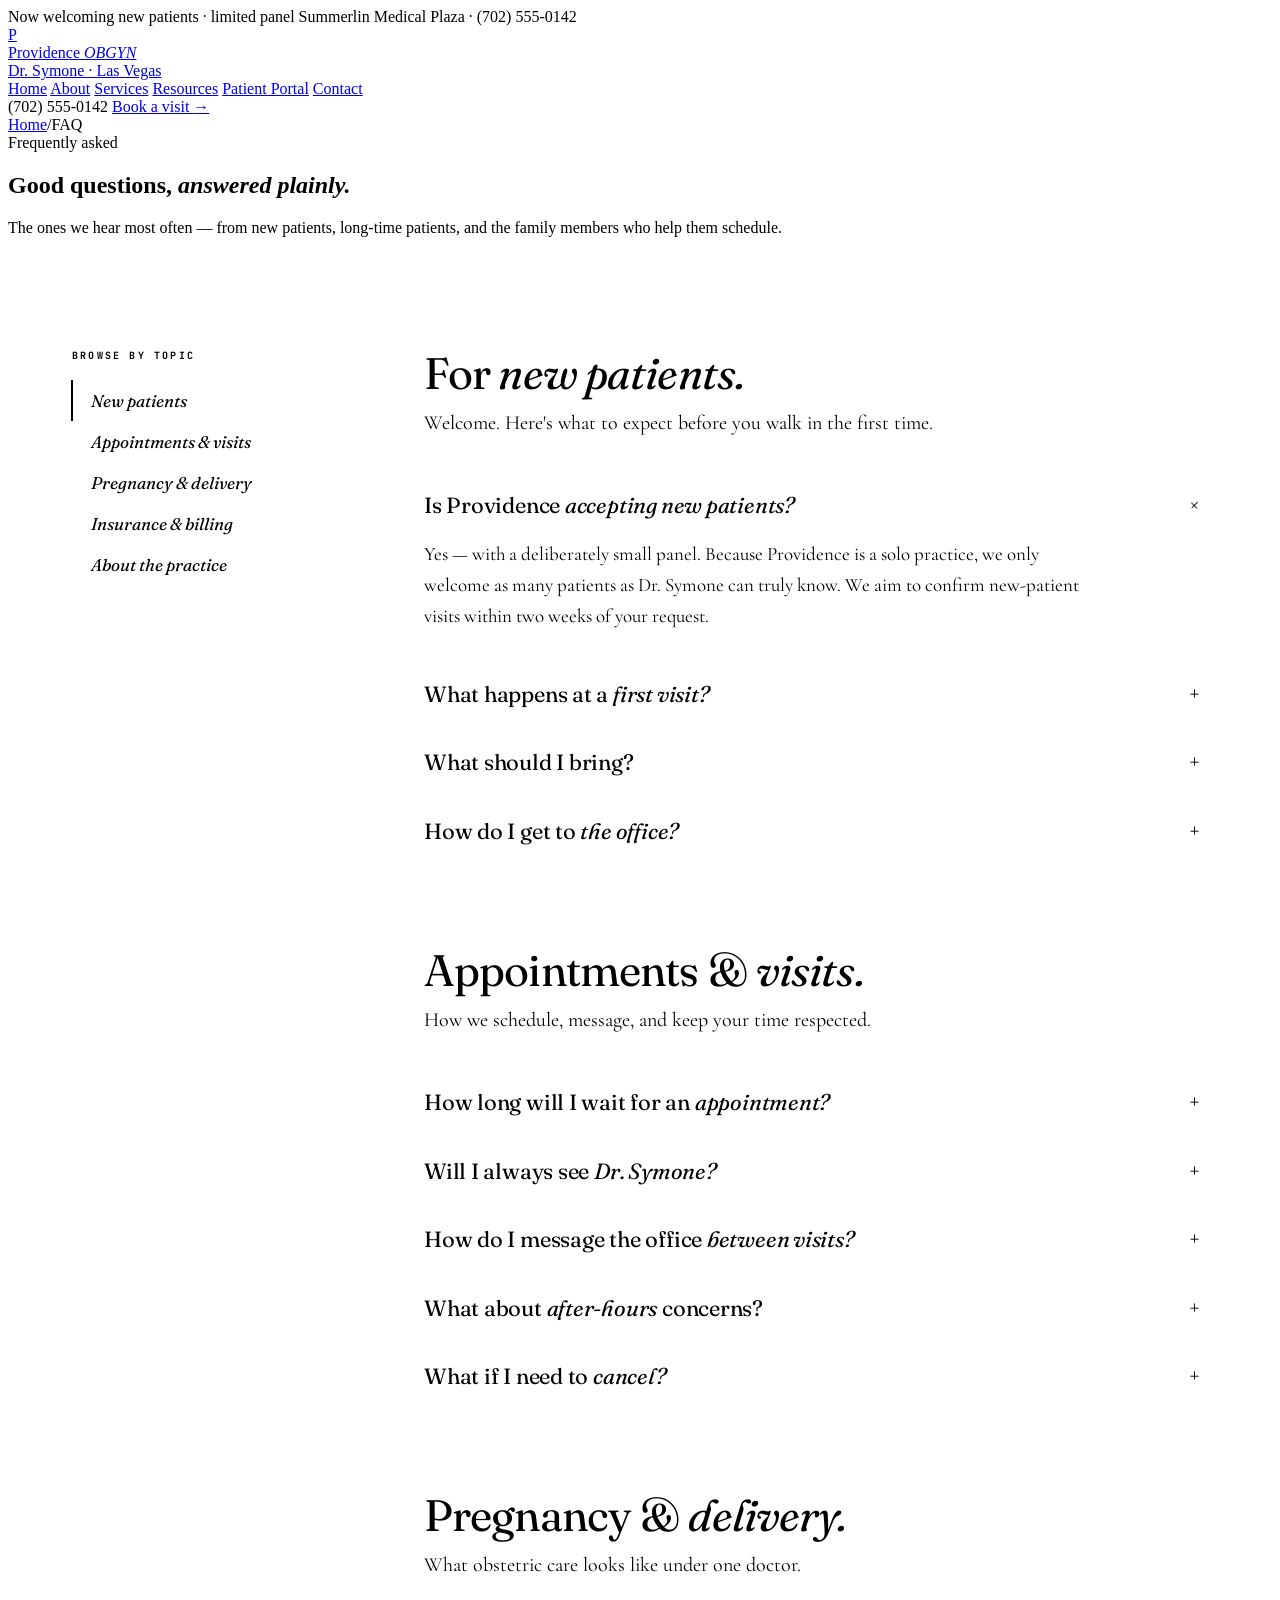
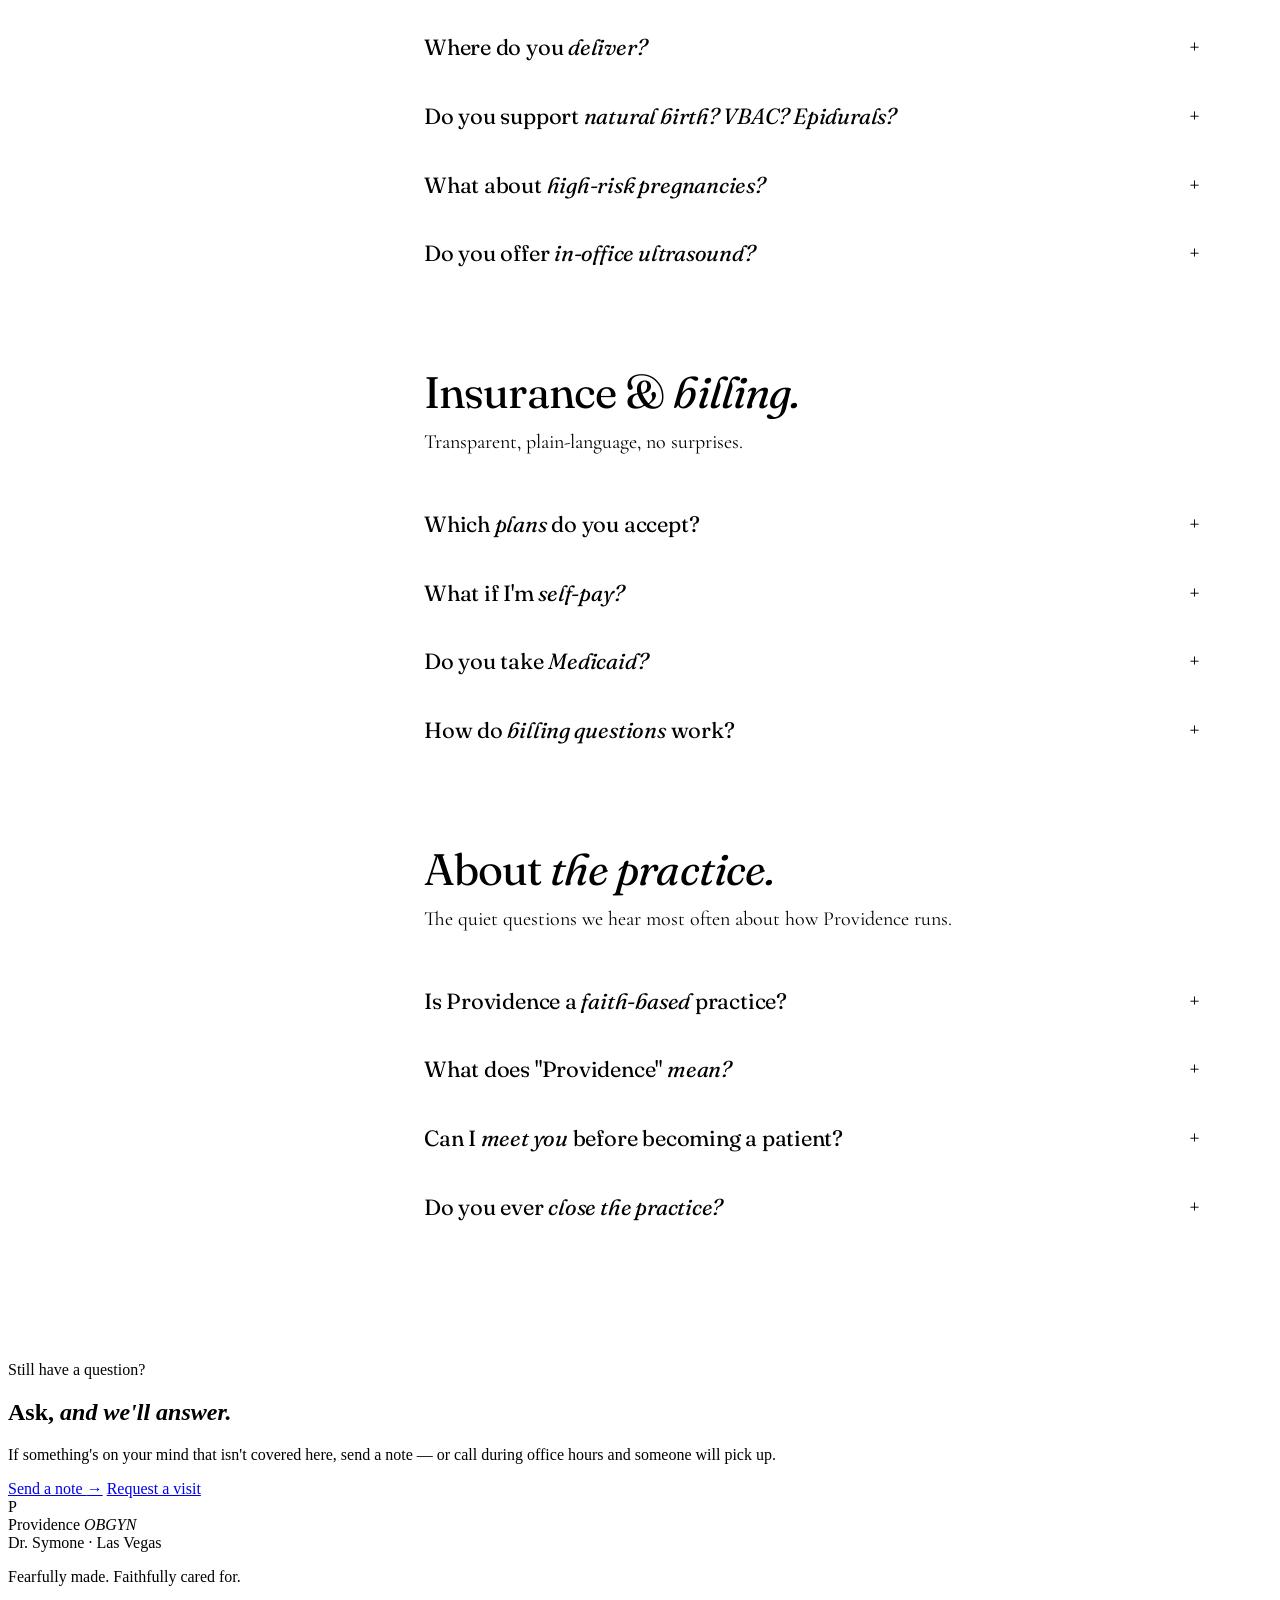
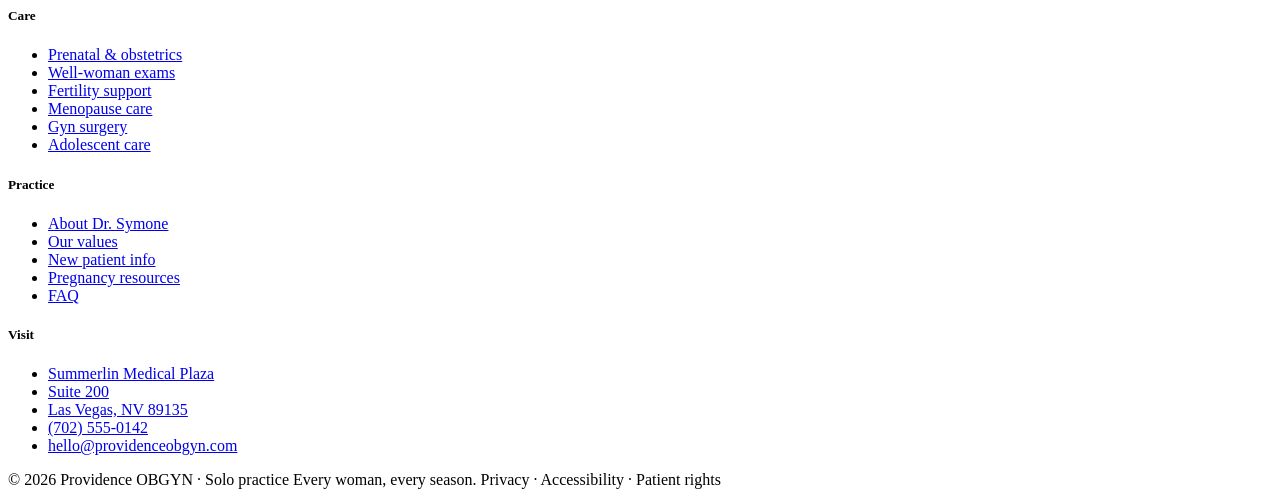
<file: index.html>
<!doctype html>
<html lang="en">
<head>
<meta charset="utf-8" />
<meta name="viewport" content="width=device-width, initial-scale=1" />
<title>FAQ — Providence OBGYN</title>
<link rel="preconnect" href="https://fonts.googleapis.com">
<link rel="preconnect" href="https://fonts.gstatic.com" crossorigin>
<link href="https://fonts.googleapis.com/css2?family=Fraunces:ital,opsz,wght@0,9..144,400;0,9..144,500;1,9..144,400;1,9..144,500&family=Cormorant+Garamond:ital,wght@0,400;0,500;1,400;1,500&family=Inter:wght@300;400;500;600&family=JetBrains+Mono:wght@400;500&display=swap" rel="stylesheet">
<link rel="stylesheet" href="shared.css?v=2">
<style>
  .faq-layout { display: grid; grid-template-columns: 280px 1fr; gap: 72px; max-width: 1200px; margin: 0 auto; padding: 96px 64px 120px; }
  .faq-nav { position: sticky; top: 120px; align-self: start; }
  .faq-nav h5 { font-family: 'JetBrains Mono', monospace; font-size: 10px; letter-spacing: 0.22em; color: var(--ink-light); text-transform: uppercase; margin: 0 0 18px; }
  .faq-nav ul { list-style: none; padding: 0; margin: 0; border-left: 1px solid var(--rule); }
  .faq-nav li { padding: 10px 18px; font-family: 'Fraunces', serif; font-style: italic; font-size: 17px; color: var(--ink-soft); cursor: pointer; border-left: 2px solid transparent; margin-left: -1px; transition: all .15s; }
  .faq-nav li:hover { color: var(--wine); }
  .faq-nav li.active { color: var(--wine); border-left-color: var(--wine); background: var(--paper-2); }

  .faq-body h2 { font-family: 'Fraunces', serif; font-weight: 400; font-size: clamp(32px, 3.6vw, 44px); letter-spacing: -0.02em; line-height: 1.1; margin: 0 0 14px; }
  .faq-body h2 em { font-style: italic; color: var(--wine); }
  .faq-body .sect-sub { font-family: 'Cormorant Garamond', serif; font-size: 20px; color: var(--ink-soft); margin: 0 0 36px; max-width: 560px; }
  .faq-section { margin-bottom: 80px; }

  details { border-bottom: 1px solid var(--rule); padding: 20px 0; }
  details[open] { padding-bottom: 28px; }
  details summary { list-style: none; cursor: pointer; display: grid; grid-template-columns: 1fr auto; align-items: start; gap: 24px; }
  details summary::-webkit-details-marker { display: none; }
  details summary h3 { font-family: 'Fraunces', serif; font-weight: 400; font-size: 22px; letter-spacing: -0.01em; margin: 0; line-height: 1.3; color: var(--ink); }
  details summary h3 em { font-style: italic; color: var(--wine); }
  details .icon { width: 28px; height: 28px; border: 1px solid var(--rule-2); display: flex; align-items: center; justify-content: center; color: var(--wine); font-family: 'Fraunces', serif; font-size: 20px; line-height: 1; transition: all .2s; flex-shrink: 0; }
  details[open] .icon { background: var(--wine); color: var(--paper); border-color: var(--wine); transform: rotate(45deg); }
  details .answer { margin-top: 18px; font-family: 'Cormorant Garamond', serif; font-size: 19px; line-height: 1.65; color: var(--ink-soft); max-width: 680px; }
  details .answer p { margin: 0 0 14px; }
  details .answer p:last-child { margin-bottom: 0; }
  details .answer strong { font-family: 'Fraunces', serif; font-weight: 500; color: var(--ink); }
  details .answer a { color: var(--wine); text-decoration: underline; text-underline-offset: 3px; }

  @media (max-width: 1000px) {
    .faq-layout { grid-template-columns: 1fr; gap: 32px; padding: 56px 40px 80px; }
    .faq-nav { position: static; }
    .faq-nav ul { display: flex; flex-wrap: wrap; border-left: 0; border-top: 1px solid var(--rule); padding-top: 10px; }
    .faq-nav li { border-left: 0; border-bottom: 2px solid transparent; padding: 8px 14px; }
    .faq-nav li.active { border-bottom-color: var(--wine); background: transparent; }
  }
  @media (max-width: 620px) {
    .faq-layout { padding-left: 24px; padding-right: 24px; }
    details summary h3 { font-size: 19px; }
  }
</style>
</head>
<body>

<div class="announce">
  <span><span class="dot"></span>Now welcoming new patients · limited panel</span>
  <span class="right">Summerlin Medical Plaza · (702) 555-0142</span>
</div>
<header class="nav">
  <a href="index.html" class="logo">
    <div class="logo-mark">P</div>
    <div class="logo-text">
      <div class="name">Providence <em>OBGYN</em></div>
      <div class="sub">Dr. Symone · Las Vegas</div>
    </div>
  </a>
  <nav class="links">
    <a href="index.html">Home</a>
    <a href="about.html">About</a>
    <a href="services.html">Services</a>
    <a href="resources.html">Resources</a>
    <a href="portal.html">Patient Portal</a>
    <a href="contact.html">Contact</a>
  </nav>
  <div class="nav-right">
    <span class="nav-phone">(702) 555-0142</span>
    <a href="book.html" class="btn primary">Book a visit <span class="arrow">→</span></a>
  </div>
</header>

<section class="page-hero">
  <div class="inner">
    <div>
      <div class="crumbs"><a href="index.html">Home</a><span class="sep">/</span>FAQ</div>
      <span class="eyebrow" style="margin-top:12px">Frequently asked</span>
      <h1>Good questions, <em>answered plainly.</em></h1>
    </div>
    <p class="lede">The ones we hear most often — from new patients, long-time patients, and the family members who help them schedule.</p>
  </div>
</section>

<div class="faq-layout">
  <aside class="faq-nav">
    <h5>Browse by topic</h5>
    <ul>
      <li class="active" data-sect="newpatient">New patients</li>
      <li data-sect="appts">Appointments &amp; visits</li>
      <li data-sect="pregnancy">Pregnancy &amp; delivery</li>
      <li data-sect="insurance">Insurance &amp; billing</li>
      <li data-sect="practice">About the practice</li>
    </ul>
  </aside>

  <div class="faq-body">

    <div class="faq-section" id="newpatient">
      <h2>For <em>new patients.</em></h2>
      <p class="sect-sub">Welcome. Here's what to expect before you walk in the first time.</p>

      <details open>
        <summary><h3>Is Providence <em>accepting new patients?</em></h3><span class="icon">+</span></summary>
        <div class="answer"><p>Yes — with a deliberately small panel. Because Providence is a solo practice, we only welcome as many patients as Dr. Symone can truly know. We aim to confirm new-patient visits within two weeks of your request.</p></div>
      </details>

      <details>
        <summary><h3>What happens at a <em>first visit?</em></h3><span class="icon">+</span></summary>
        <div class="answer"><p>Every new-patient visit is sixty minutes long and begins <strong>seated</strong>, fully dressed, in our consult room. We go through your history, your questions, and your hopes for care before any exam is offered. When an exam is appropriate, you're walked to a private exam room with warmed linens.</p><p>You'll leave with a written plan and a clear sense of what (if anything) needs following up.</p></div>
      </details>

      <details>
        <summary><h3>What should I bring?</h3><span class="icon">+</span></summary>
        <div class="answer"><p>Your insurance card and a photo ID. If you have them: a list of medications, previous gynecologic records, and the completed new-patient intake form (we email it when your visit is confirmed). That's it.</p></div>
      </details>

      <details>
        <summary><h3>How do I get to <em>the office?</em></h3><span class="icon">+</span></summary>
        <div class="answer"><p>We're in the Summerlin Medical Plaza, Suite 200, with free ground-level parking directly in front. Full directions and a map live on our <a href="contact.html">contact page</a>.</p></div>
      </details>
    </div>

    <div class="faq-section" id="appts">
      <h2>Appointments &amp; <em>visits.</em></h2>
      <p class="sect-sub">How we schedule, message, and keep your time respected.</p>

      <details>
        <summary><h3>How long will I wait for an <em>appointment?</em></h3><span class="icon">+</span></summary>
        <div class="answer"><p>For established patients: most routine concerns are seen within a week. Annuals are booked a few weeks out. For new patients, we typically confirm within two weeks. Urgent concerns are always triaged same-day.</p></div>
      </details>

      <details>
        <summary><h3>Will I always see <em>Dr. Symone?</em></h3><span class="icon">+</span></summary>
        <div class="answer"><p><strong>Yes.</strong> Every clinical visit at Providence is with Dr. Symone herself. No rotating providers, no mid-pregnancy hand-offs. If she's unavailable (rare — typically illness or family emergency), we reschedule rather than substitute.</p></div>
      </details>

      <details>
        <summary><h3>How do I message the office <em>between visits?</em></h3><span class="icon">+</span></summary>
        <div class="answer"><p>Existing patients use our secure <a href="portal.html">patient portal</a> for clinical questions, refill requests, and results. Messages are read by Dr. Symone herself and answered within one business day.</p></div>
      </details>

      <details>
        <summary><h3>What about <em>after-hours</em> concerns?</h3><span class="icon">+</span></summary>
        <div class="answer"><p>Established patients have access to an after-hours line answered by Dr. Symone's on-call coverage. For true emergencies — heavy bleeding, severe pain, any concern about your baby — call 911 or proceed directly to Summerlin Hospital's Labor &amp; Delivery or Emergency Department.</p></div>
      </details>

      <details>
        <summary><h3>What if I need to <em>cancel?</em></h3><span class="icon">+</span></summary>
        <div class="answer"><p>Please give us 24 hours when you can. Because our schedule is small by design, a cancelled slot means another patient could have been seen — we appreciate the courtesy, and we extend the same to you.</p></div>
      </details>
    </div>

    <div class="faq-section" id="pregnancy">
      <h2>Pregnancy &amp; <em>delivery.</em></h2>
      <p class="sect-sub">What obstetric care looks like under one doctor.</p>

      <details>
        <summary><h3>Where do you <em>deliver?</em></h3><span class="icon">+</span></summary>
        <div class="answer"><p>Dr. Symone delivers at <strong>Summerlin Hospital Medical Center</strong>. She attends her own patients' deliveries whenever possible, including nights and weekends. Backup coverage is arranged with one trusted OBGYN partner for the rare occasion she's unavailable.</p></div>
      </details>

      <details>
        <summary><h3>Do you support <em>natural birth? VBAC? Epidurals?</em></h3><span class="icon">+</span></summary>
        <div class="answer"><p>All of the above. Our birth philosophy is that you know your body — our job is evidence-based guidance and the safest delivery possible. VBACs are welcomed when medically appropriate. Birth plans are drafted together around week 34.</p></div>
      </details>

      <details>
        <summary><h3>What about <em>high-risk pregnancies?</em></h3><span class="icon">+</span></summary>
        <div class="answer"><p>Many high-risk pregnancies are safely co-managed between Dr. Symone and a maternal-fetal medicine specialist. She'll coordinate referrals if needed, and — importantly — stay as your primary OBGYN throughout.</p></div>
      </details>

      <details>
        <summary><h3>Do you offer <em>in-office ultrasound?</em></h3><span class="icon">+</span></summary>
        <div class="answer"><p>Yes — in every prenatal visit, which means dating scans, heartbeat checks, and reassurance happen with Dr. Symone, not a separate facility. Detailed anatomy scans are performed at a partner imaging center.</p></div>
      </details>
    </div>

    <div class="faq-section" id="insurance">
      <h2>Insurance &amp; <em>billing.</em></h2>
      <p class="sect-sub">Transparent, plain-language, no surprises.</p>

      <details>
        <summary><h3>Which <em>plans</em> do you accept?</h3><span class="icon">+</span></summary>
        <div class="answer"><p>Most major PPO plans: Blue Cross Blue Shield, Aetna, Cigna, Anthem, Tricare, Sierra Health Options, and select United Healthcare plans. The full list is on our <a href="services.html#insurance">services page</a> — and if you don't see yours, call us. We'll verify.</p></div>
      </details>

      <details>
        <summary><h3>What if I'm <em>self-pay?</em></h3><span class="icon">+</span></summary>
        <div class="answer"><p>We offer transparent self-pay rates for visits, procedures, and prenatal packages. Ask our front desk for a full price sheet — no surprises, no bundled extras.</p></div>
      </details>

      <details>
        <summary><h3>Do you take <em>Medicaid?</em></h3><span class="icon">+</span></summary>
        <div class="answer"><p>Not at this time. We're working with the state on future network participation — please call for current status.</p></div>
      </details>

      <details>
        <summary><h3>How do <em>billing questions</em> work?</h3><span class="icon">+</span></summary>
        <div class="answer"><p>Our billing is handled in-house, not outsourced. For any question, call our front desk directly — a real person, no phone tree, no ticket number.</p></div>
      </details>
    </div>

    <div class="faq-section" id="practice" style="margin-bottom:0">
      <h2>About <em>the practice.</em></h2>
      <p class="sect-sub">The quiet questions we hear most often about how Providence runs.</p>

      <details>
        <summary><h3>Is Providence a <em>faith-based</em> practice?</h3><span class="icon">+</span></summary>
        <div class="answer"><p>Dr. Symone is a person of personal faith — you'll feel it in the warmth of our office and the name she chose for the practice. But our care is <strong>evidence-based first, always</strong>. Every patient is welcomed exactly as she is, and every clinical recommendation follows modern OBGYN guidelines.</p></div>
      </details>

      <details>
        <summary><h3>What does "Providence" <em>mean?</em></h3><span class="icon">+</span></summary>
        <div class="answer"><p>It's a word Dr. Symone loves — <em>being watched over with care</em>. She chose it because it described both how she wanted her patients to feel, and how she'd been cared for by the doctors who shaped her.</p></div>
      </details>

      <details>
        <summary><h3>Can I <em>meet you</em> before becoming a patient?</h3><span class="icon">+</span></summary>
        <div class="answer"><p>Absolutely. We offer no-cost 15-minute "meet &amp; greet" calls with Dr. Symone for prospective new patients — especially those deciding on a prenatal practice. Request one on our <a href="contact.html">contact page</a>.</p></div>
      </details>

      <details>
        <summary><h3>Do you ever <em>close the practice?</em></h3><span class="icon">+</span></summary>
        <div class="answer"><p>We briefly pause new-patient intake when our panel gets full, to protect the pace of care we've promised existing patients. When that happens, we keep a gentle waitlist.</p></div>
      </details>
    </div>

  </div>
</div>

<section class="final-cta">
  <span class="eyebrow">Still have a question?</span>
  <h2>Ask, <em>and we'll answer.</em></h2>
  <p class="lede">If something's on your mind that isn't covered here, send a note — or call during office hours and someone will pick up.</p>
  <div class="ctas">
    <a href="contact.html" class="btn primary">Send a note <span class="arrow">→</span></a>
    <a href="book.html" class="btn gold">Request a visit</a>
  </div>
</section>

<footer>
  <div class="footer-grid">
    <div class="brand">
      <div class="logo">
        <div class="logo-mark">P</div>
        <div class="logo-text">
          <div class="name">Providence <em>OBGYN</em></div>
          <div class="sub">Dr. Symone · Las Vegas</div>
        </div>
      </div>
      <p>Fearfully made. Faithfully cared for.</p>
    </div>
    <div><h5>Care</h5><ul><li><a href="services.html">Prenatal &amp; obstetrics</a></li><li><a href="services.html">Well-woman exams</a></li><li><a href="services.html">Fertility support</a></li><li><a href="services.html">Menopause care</a></li><li><a href="services.html">Gyn surgery</a></li><li><a href="services.html">Adolescent care</a></li></ul></div>
    <div><h5>Practice</h5><ul><li><a href="about.html">About Dr. Symone</a></li><li><a href="about.html">Our values</a></li><li><a href="book.html">New patient info</a></li><li><a href="resources.html">Pregnancy resources</a></li><li><a href="faq.html">FAQ</a></li></ul></div>
    <div><h5>Visit</h5><ul><li><a href="contact.html">Summerlin Medical Plaza</a></li><li><a href="contact.html">Suite 200</a></li><li><a href="contact.html">Las Vegas, NV 89135</a></li><li><a href="contact.html">(702) 555-0142</a></li><li><a href="contact.html">hello@providenceobgyn.com</a></li></ul></div>
  </div>
  <div class="footer-bottom">
    <span>© 2026 Providence OBGYN · Solo practice</span>
    <span class="tagline">Every woman, every season.</span>
    <span>Privacy · Accessibility · Patient rights</span>
  </div>
</footer>

<script>
document.querySelectorAll('.faq-nav li').forEach(li => li.addEventListener('click', () => {
  document.querySelectorAll('.faq-nav li').forEach(x => x.classList.remove('active'));
  li.classList.add('active');
  const t = document.getElementById(li.dataset.sect);
  if (t) window.scrollTo({top: t.getBoundingClientRect().top + window.scrollY - 100, behavior: 'smooth'});
}));
</script>
</body>
</html>
</file>
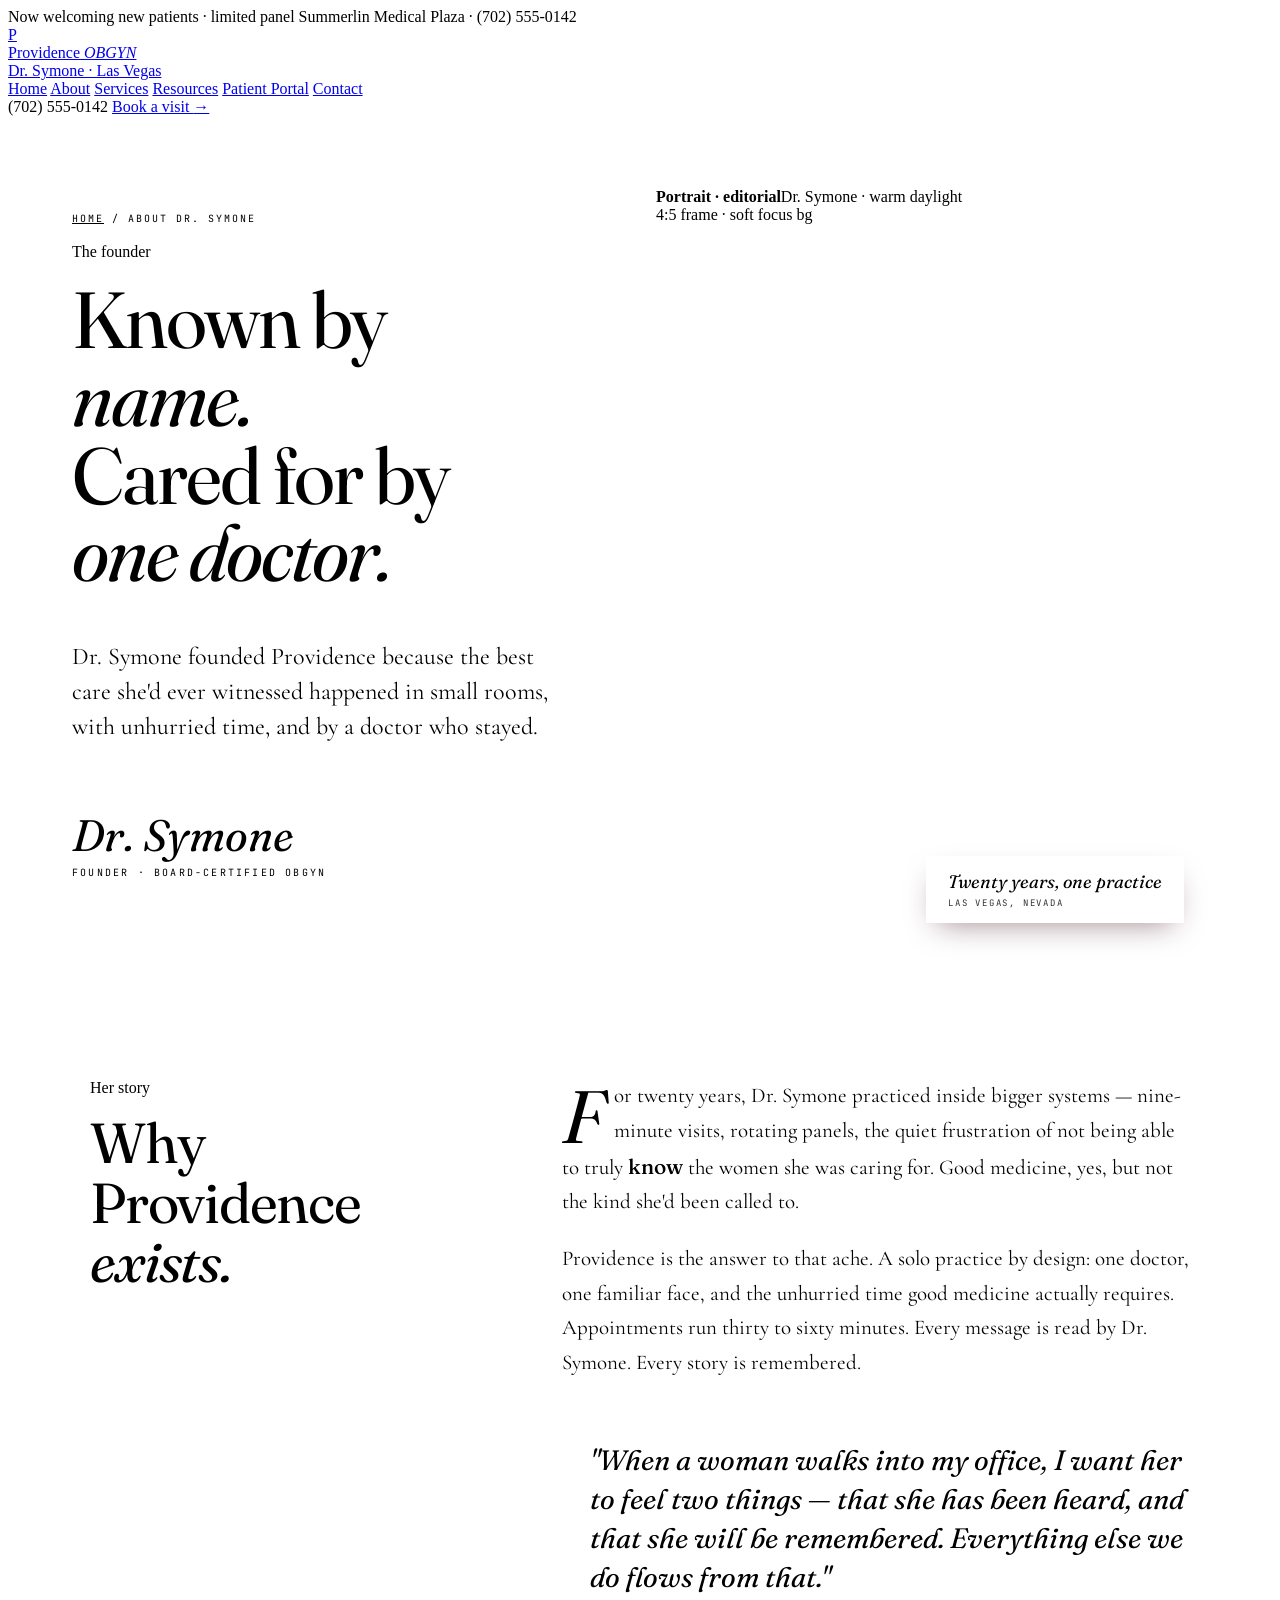
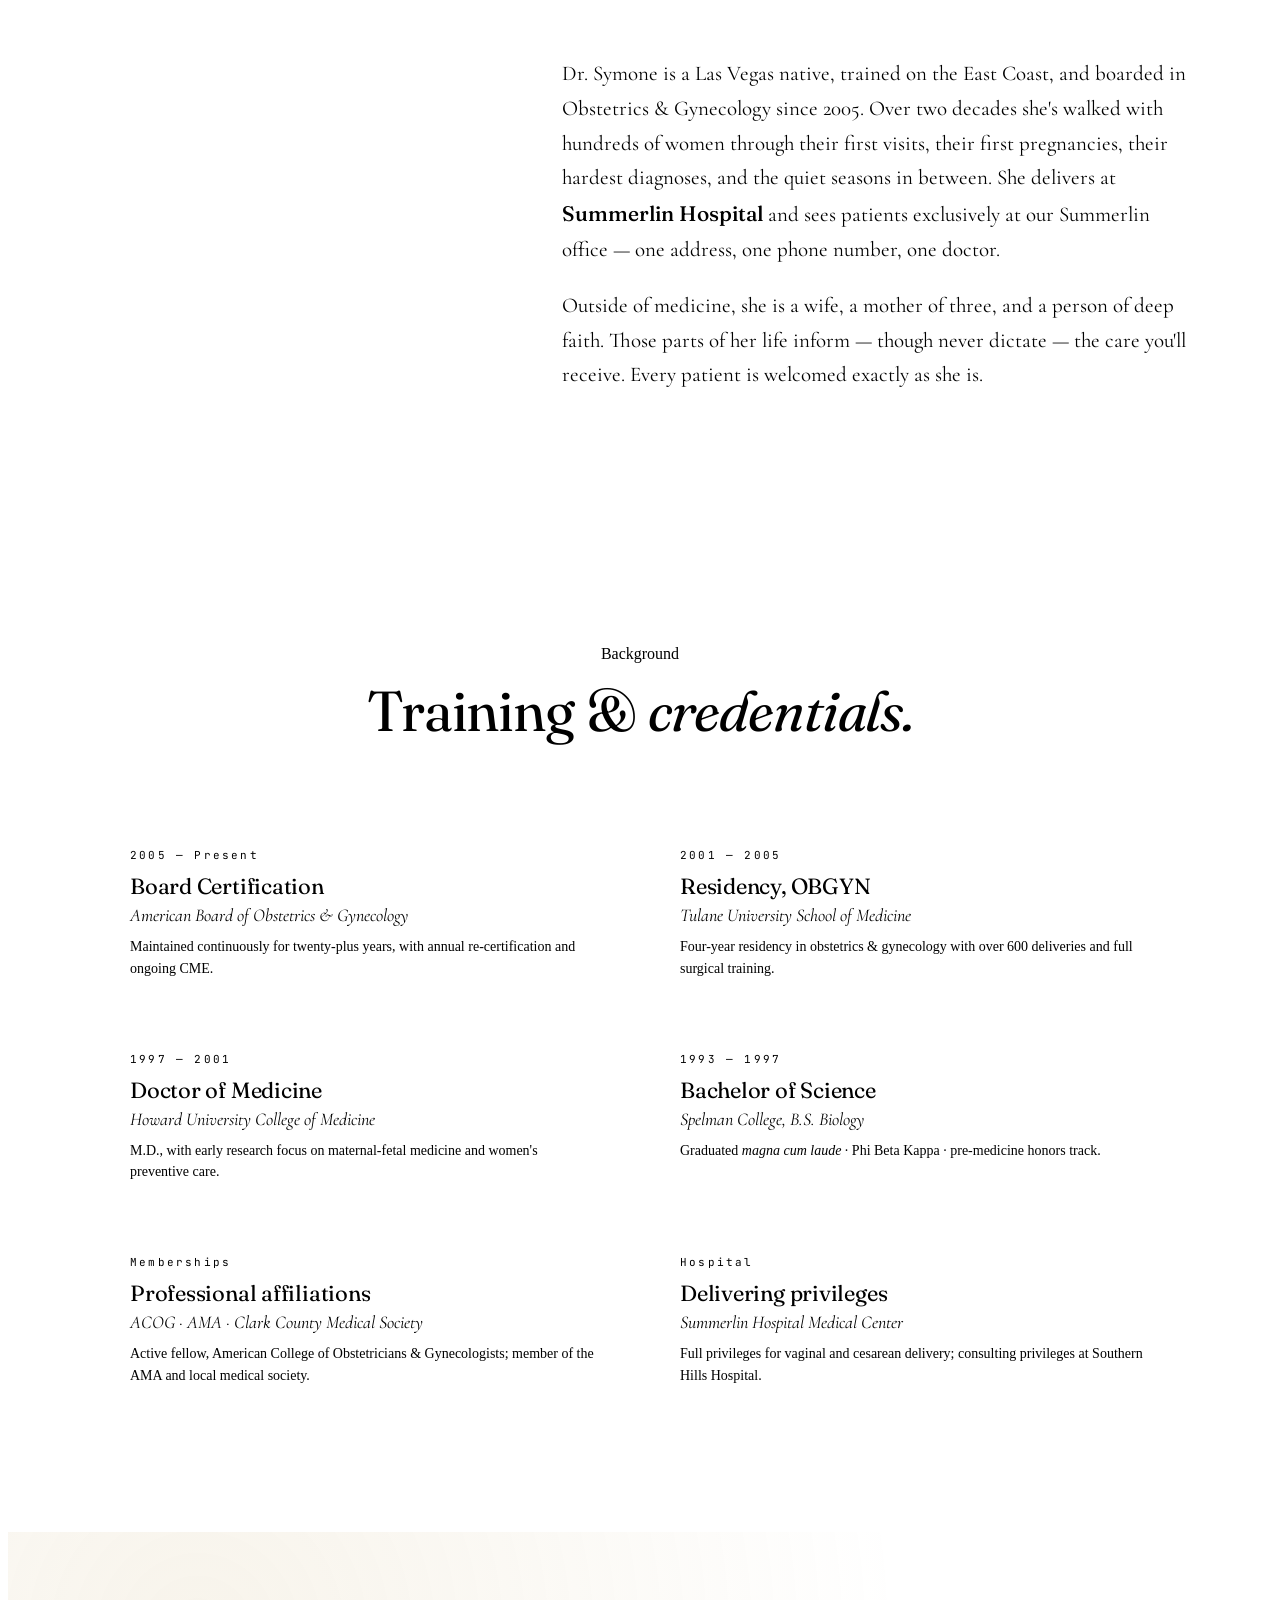
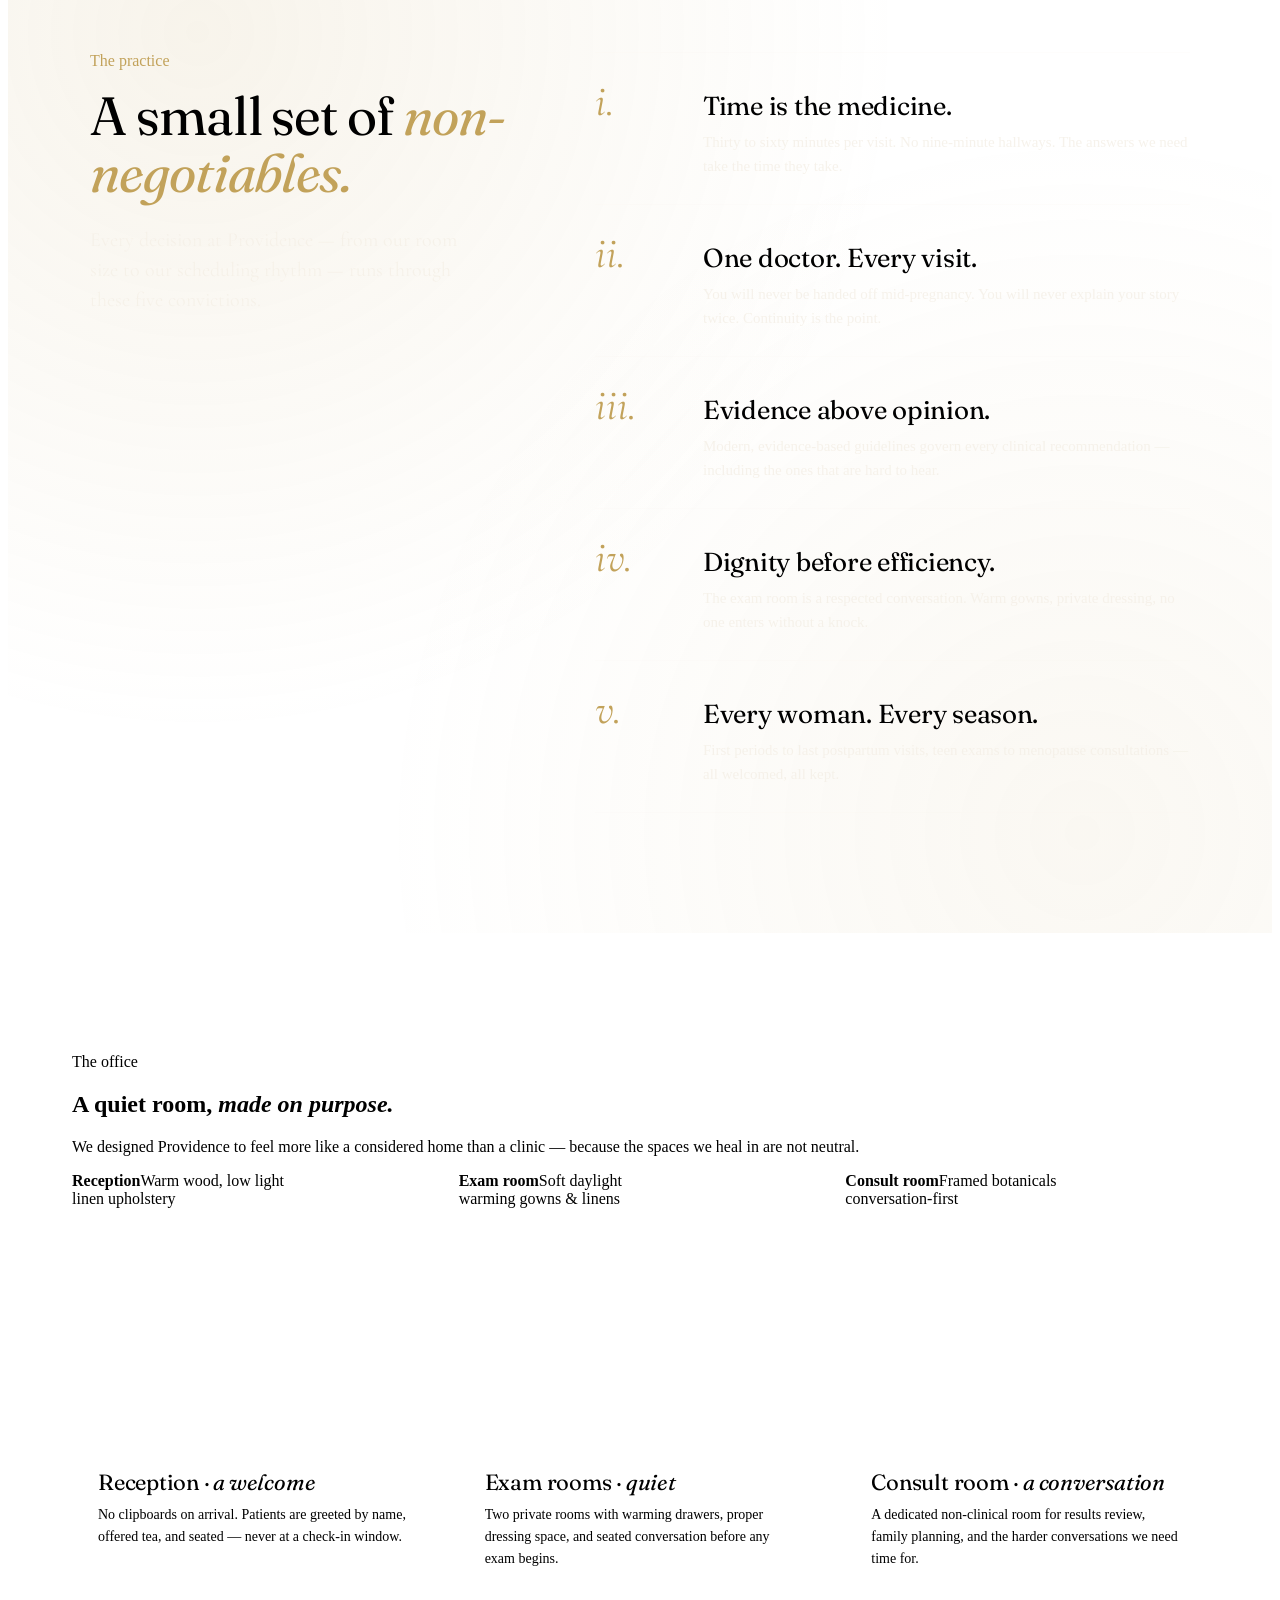
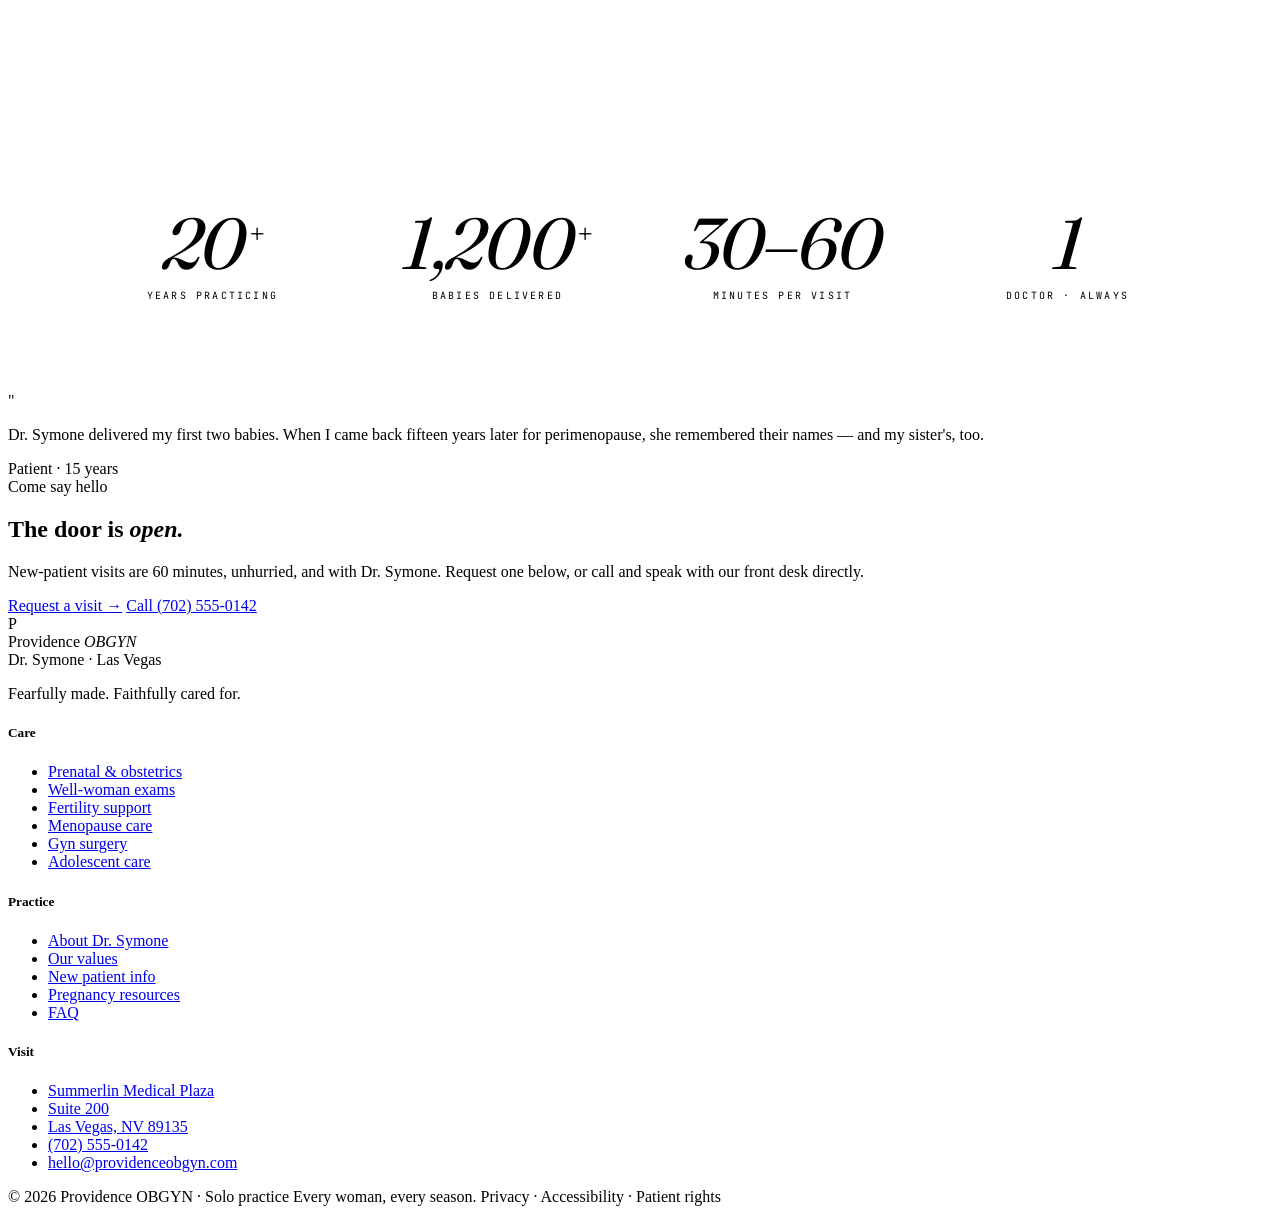
<file: book.html>
<!doctype html>
<html lang="en">
<head>
<meta charset="utf-8" />
<meta name="viewport" content="width=device-width, initial-scale=1" />
<title>About Dr. Symone — Providence OBGYN</title>
<link rel="preconnect" href="https://fonts.googleapis.com">
<link rel="preconnect" href="https://fonts.gstatic.com" crossorigin>
<link href="https://fonts.googleapis.com/css2?family=Fraunces:ital,opsz,wght@0,9..144,400;0,9..144,500;1,9..144,400;1,9..144,500&family=Cormorant+Garamond:ital,wght@0,400;0,500;1,400;1,500&family=Inter:wght@300;400;500;600&family=JetBrains+Mono:wght@400;500&display=swap" rel="stylesheet">
<link rel="stylesheet" href="shared.css?v=2">
<style>
  /* About-specific hero with portrait */
  .about-hero {
    display: grid; grid-template-columns: 1fr 1fr;
    border-bottom: 1px solid var(--rule);
    background: var(--paper-2);
    min-height: 640px;
  }
  .about-hero .left { padding: 96px 64px 80px; display: flex; flex-direction: column; justify-content: center; }
  .about-hero .crumbs { font-family: 'JetBrains Mono', monospace; font-size: 10px; letter-spacing: 0.2em; color: var(--ink-light); text-transform: uppercase; }
  .about-hero .crumbs a { color: var(--ink-light); }
  .about-hero .crumbs .sep { margin: 0 8px; color: var(--wine); }
  .about-hero h1 {
    font-family: 'Fraunces', serif; font-weight: 400;
    font-size: clamp(52px, 6.2vw, 96px); line-height: 0.98;
    letter-spacing: -0.025em; margin: 20px 0 24px;
  }
  .about-hero h1 em { font-style: italic; color: var(--wine); }
  .about-hero .lede { font-family: 'Cormorant Garamond', serif; font-size: 24px; color: var(--ink-soft); line-height: 1.45; max-width: 520px; }
  .about-hero .sig { font-family: 'Fraunces', serif; font-style: italic; font-size: 44px; color: var(--wine); margin-top: 40px; }
  .about-hero .sig-sub { font-family: 'JetBrains Mono', monospace; font-size: 10px; letter-spacing: 0.22em; color: var(--ink-light); text-transform: uppercase; margin-top: 4px; }

  .about-hero .right { position: relative; }
  .portrait-frame {
    position: absolute; inset: 56px 56px 56px 0;
    background: var(--paper);
    padding: 16px;
    border: 1px solid var(--rule-2);
  }
  .portrait-frame .placeholder { position: absolute; inset: 16px; }
  .portrait-corner {
    position: absolute; bottom: -20px; right: 32px;
    background: var(--wine); color: var(--paper);
    padding: 14px 22px;
    font-family: 'Fraunces', serif; font-style: italic; font-size: 18px;
    box-shadow: 0 12px 30px -12px rgba(62,13,24,0.5);
  }
  .portrait-corner small { display: block; font-family: 'JetBrains Mono', monospace; font-style: normal; font-size: 9px; letter-spacing: 0.2em; text-transform: uppercase; opacity: 0.8; margin-top: 4px; }

  /* Story section */
  section.story { padding: 120px 64px; border-bottom: 1px solid var(--rule); }
  .story-inner { max-width: 1100px; margin: 0 auto; display: grid; grid-template-columns: 1fr 1.6fr; gap: 80px; align-items: start; }
  .story-inner .sticky { position: sticky; top: 120px; }
  .story-inner h2 { font-family: 'Fraunces', serif; font-weight: 400; font-size: clamp(40px, 4.4vw, 58px); line-height: 1.05; letter-spacing: -0.022em; margin: 16px 0 0; }
  .story-inner h2 em { font-style: italic; color: var(--wine); }
  .story-body { font-family: 'Cormorant Garamond', serif; font-size: 21px; line-height: 1.65; color: var(--ink-soft); }
  .story-body p { margin: 0 0 22px; }
  .story-body p.drop::first-letter { font-family: 'Fraunces', serif; font-style: italic; font-size: 74px; color: var(--wine); float: left; line-height: 0.8; margin: 8px 10px 0 0; }
  .story-body p strong { color: var(--ink); font-family: 'Fraunces', serif; font-weight: 500; }
  .story-pull { font-family: 'Fraunces', serif; font-style: italic; font-size: 28px; line-height: 1.4; color: var(--ink); padding: 28px 0 28px 28px; border-left: 2px solid var(--gold); margin: 32px 0; }

  /* Credentials grid */
  section.credentials { padding: 110px 64px; background: var(--paper-2); border-bottom: 1px solid var(--rule); }
  .cred-head { text-align: center; max-width: 700px; margin: 0 auto 72px; }
  .cred-head h2 { font-family: 'Fraunces', serif; font-weight: 400; font-size: clamp(40px, 4.4vw, 58px); line-height: 1.05; letter-spacing: -0.02em; margin: 18px 0 0; }
  .cred-head h2 em { font-style: italic; color: var(--wine); }
  .cred-grid { display: grid; grid-template-columns: repeat(2, 1fr); max-width: 1100px; margin: 0 auto; border-top: 1px solid var(--ink); border-left: 1px solid var(--ink); }
  .cred {
    padding: 36px 40px;
    border-right: 1px solid var(--ink); border-bottom: 1px solid var(--ink);
    background: var(--paper);
  }
  .cred .yr { font-family: 'JetBrains Mono', monospace; font-size: 11px; letter-spacing: 0.2em; color: var(--wine); }
  .cred h4 { font-family: 'Fraunces', serif; font-weight: 400; font-size: 22px; letter-spacing: -0.01em; margin: 10px 0 4px; }
  .cred .org { font-family: 'Cormorant Garamond', serif; font-style: italic; font-size: 18px; color: var(--ink-soft); }
  .cred p { font-size: 14px; color: var(--ink-soft); margin: 10px 0 0; line-height: 1.55; }

  /* Philosophy (wine) */
  section.philo {
    padding: 120px 64px; background: var(--wine-deep); color: var(--paper);
    position: relative; overflow: hidden;
  }
  section.philo::before { content: ""; position: absolute; inset: 0; background-image: radial-gradient(circle at 15% 10%, rgba(194,162,90,0.12), transparent 50%), radial-gradient(circle at 85% 90%, rgba(194,162,90,0.08), transparent 50%); pointer-events: none; }
  .philo-grid { max-width: 1100px; margin: 0 auto; display: grid; grid-template-columns: 1fr 1.4fr; gap: 80px; position: relative; }
  .philo-grid .eyebrow { color: #c2a25a; }
  .philo-grid .eyebrow::before { background: #c2a25a; }
  .philo-grid h2 { font-family: 'Fraunces', serif; font-weight: 400; font-size: clamp(38px, 4.2vw, 54px); line-height: 1.05; letter-spacing: -0.02em; margin: 18px 0 0; }
  .philo-grid h2 em { font-style: italic; color: #c2a25a; }
  .philo-rows { display: grid; gap: 0; }
  .philo-row {
    padding: 26px 0; border-bottom: 1px solid rgba(244,239,230,0.15);
    display: grid; grid-template-columns: 80px 1fr; gap: 28px; align-items: baseline;
  }
  .philo-row:first-child { border-top: 1px solid rgba(244,239,230,0.15); }
  .philo-row .num { font-family: 'Cormorant Garamond', serif; font-style: italic; font-size: 44px; color: #c2a25a; line-height: 1; }
  .philo-row h4 { font-family: 'Fraunces', serif; font-weight: 400; font-size: 26px; letter-spacing: -0.01em; margin: 0 0 8px; color: var(--paper); }
  .philo-row p { font-size: 15px; color: rgba(244,239,230,0.8); margin: 0; line-height: 1.6; max-width: 560px; }

  /* Office / practice */
  section.practice { padding: 120px 64px; border-bottom: 1px solid var(--rule); }
  .practice-grid { max-width: 1200px; margin: 0 auto; display: grid; grid-template-columns: repeat(3, 1fr); gap: 24px; }
  .practice-card { background: var(--paper); border: 1px solid var(--rule-2); }
  .practice-card .img-frame { aspect-ratio: 4/3; }
  .practice-card .body { padding: 24px 26px 28px; }
  .practice-card h4 { font-family: 'Fraunces', serif; font-weight: 400; font-size: 22px; margin: 0 0 8px; letter-spacing: -0.01em; }
  .practice-card h4 em { font-style: italic; color: var(--wine); }
  .practice-card p { font-size: 14px; color: var(--ink-soft); margin: 0; line-height: 1.55; }

  /* Timeline / stats */
  section.stats { padding: 90px 64px; background: var(--paper-2); border-bottom: 1px solid var(--rule); }
  .stats-inner { max-width: 1100px; margin: 0 auto; display: grid; grid-template-columns: repeat(4, 1fr); gap: 40px; }
  .stat { text-align: center; }
  .stat .n { font-family: 'Fraunces', serif; font-style: italic; font-weight: 400; font-size: 72px; line-height: 1; color: var(--wine); letter-spacing: -0.02em; }
  .stat .n sup { font-size: 30px; color: var(--gold); font-style: normal; margin-left: 4px; vertical-align: super; }
  .stat .lab { font-family: 'JetBrains Mono', monospace; font-size: 10px; letter-spacing: 0.22em; color: var(--ink-light); text-transform: uppercase; margin-top: 10px; }

  @media (max-width: 1100px) {
    .about-hero { grid-template-columns: 1fr; }
    .about-hero .left { padding: 64px 40px; }
    .portrait-frame { position: relative; inset: auto; margin: 0 40px 64px; aspect-ratio: 4/5; }
    .portrait-frame .placeholder { inset: 16px; }
    .story-inner, .philo-grid { grid-template-columns: 1fr; gap: 40px; }
    .story-inner .sticky { position: static; }
    .cred-grid { grid-template-columns: 1fr; }
    .practice-grid { grid-template-columns: 1fr; }
    .stats-inner { grid-template-columns: repeat(2, 1fr); gap: 32px; }
  }
  @media (max-width: 620px) {
    .about-hero .left, section.story, section.credentials, section.philo, section.practice, section.stats { padding-left: 24px; padding-right: 24px; }
  }
</style>
</head>
<body>

<div class="announce">
  <span><span class="dot"></span>Now welcoming new patients · limited panel</span>
  <span class="right">Summerlin Medical Plaza · (702) 555-0142</span>
</div>
<header class="nav">
  <a href="index.html" class="logo">
    <div class="logo-mark">P</div>
    <div class="logo-text">
      <div class="name">Providence <em>OBGYN</em></div>
      <div class="sub">Dr. Symone · Las Vegas</div>
    </div>
  </a>
  <nav class="links">
    <a href="index.html">Home</a>
    <a href="about.html" class="active">About</a>
    <a href="services.html">Services</a>
    <a href="resources.html">Resources</a>
    <a href="portal.html">Patient Portal</a>
    <a href="contact.html">Contact</a>
  </nav>
  <div class="nav-right">
    <span class="nav-phone">(702) 555-0142</span>
    <a href="book.html" class="btn primary">Book a visit <span class="arrow">→</span></a>
  </div>
</header>

<section class="about-hero">
  <div class="left">
    <div class="crumbs"><a href="index.html">Home</a><span class="sep">/</span>About Dr. Symone</div>
    <span class="eyebrow" style="margin-top:18px;display:inline-flex">The founder</span>
    <h1>Known by <em>name.</em><br>Cared for by <em>one&nbsp;doctor.</em></h1>
    <p class="lede">Dr. Symone founded Providence because the best care she'd ever witnessed happened in small rooms, with unhurried time, and by a doctor who stayed.</p>
    <div class="sig">Dr. Symone</div>
    <div class="sig-sub">Founder · Board-certified OBGYN</div>
  </div>
  <div class="right">
    <div class="portrait-frame">
      <div class="placeholder"><div class="tag"><strong>Portrait · editorial</strong>Dr. Symone · warm daylight<br>4:5 frame · soft focus bg</div></div>
      <div class="portrait-corner">Twenty years, one practice<small>Las Vegas, Nevada</small></div>
    </div>
  </div>
</section>

<section class="story">
  <div class="story-inner">
    <div class="sticky">
      <span class="eyebrow">Her story</span>
      <h2>Why Providence <em>exists.</em></h2>
    </div>
    <div class="story-body">
      <p class="drop">For twenty years, Dr. Symone practiced inside bigger systems — nine-minute visits, rotating panels, the quiet frustration of not being able to truly <strong>know</strong> the women she was caring for. Good medicine, yes, but not the kind she'd been called to.</p>
      <p>Providence is the answer to that ache. A solo practice by design: one doctor, one familiar face, and the unhurried time good medicine actually requires. Appointments run thirty to sixty minutes. Every message is read by Dr. Symone. Every story is remembered.</p>
      <div class="story-pull">"When a woman walks into my office, I want her to feel two things — that she has been heard, and that she will be remembered. Everything else we do flows from that."</div>
      <p>Dr. Symone is a Las Vegas native, trained on the East Coast, and boarded in Obstetrics &amp; Gynecology since 2005. Over two decades she's walked with hundreds of women through their first visits, their first pregnancies, their hardest diagnoses, and the quiet seasons in between. She delivers at <strong>Summerlin Hospital</strong> and sees patients exclusively at our Summerlin office — one address, one phone number, one doctor.</p>
      <p>Outside of medicine, she is a wife, a mother of three, and a person of deep faith. Those parts of her life inform — though never dictate — the care you'll receive. Every patient is welcomed exactly as she is.</p>
    </div>
  </div>
</section>

<section class="credentials">
  <div class="cred-head">
    <span class="eyebrow">Background</span>
    <h2>Training &amp; <em>credentials.</em></h2>
  </div>
  <div class="cred-grid">
    <div class="cred"><div class="yr">2005 — Present</div><h4>Board Certification</h4><div class="org">American Board of Obstetrics &amp; Gynecology</div><p>Maintained continuously for twenty-plus years, with annual re-certification and ongoing CME.</p></div>
    <div class="cred"><div class="yr">2001 — 2005</div><h4>Residency, OBGYN</h4><div class="org">Tulane University School of Medicine</div><p>Four-year residency in obstetrics &amp; gynecology with over 600 deliveries and full surgical training.</p></div>
    <div class="cred"><div class="yr">1997 — 2001</div><h4>Doctor of Medicine</h4><div class="org">Howard University College of Medicine</div><p>M.D., with early research focus on maternal-fetal medicine and women's preventive care.</p></div>
    <div class="cred"><div class="yr">1993 — 1997</div><h4>Bachelor of Science</h4><div class="org">Spelman College, B.S. Biology</div><p>Graduated <em>magna cum laude</em> · Phi Beta Kappa · pre-medicine honors track.</p></div>
    <div class="cred"><div class="yr">Memberships</div><h4>Professional affiliations</h4><div class="org">ACOG · AMA · Clark County Medical Society</div><p>Active fellow, American College of Obstetricians &amp; Gynecologists; member of the AMA and local medical society.</p></div>
    <div class="cred"><div class="yr">Hospital</div><h4>Delivering privileges</h4><div class="org">Summerlin Hospital Medical Center</div><p>Full privileges for vaginal and cesarean delivery; consulting privileges at Southern Hills Hospital.</p></div>
  </div>
</section>

<section class="philo">
  <div class="philo-grid">
    <div>
      <span class="eyebrow">The practice</span>
      <h2>A small set of <em>non-negotiables.</em></h2>
      <p style="font-family:'Cormorant Garamond',serif;font-size:20px;line-height:1.5;color:rgba(244,239,230,0.75);margin-top:24px;max-width:380px;">Every decision at Providence — from our room size to our scheduling rhythm — runs through these five convictions.</p>
    </div>
    <div class="philo-rows">
      <div class="philo-row"><div class="num">i.</div><div><h4>Time is the medicine.</h4><p>Thirty to sixty minutes per visit. No nine-minute hallways. The answers we need take the time they take.</p></div></div>
      <div class="philo-row"><div class="num">ii.</div><div><h4>One doctor. Every visit.</h4><p>You will never be handed off mid-pregnancy. You will never explain your story twice. Continuity is the point.</p></div></div>
      <div class="philo-row"><div class="num">iii.</div><div><h4>Evidence above opinion.</h4><p>Modern, evidence-based guidelines govern every clinical recommendation — including the ones that are hard to hear.</p></div></div>
      <div class="philo-row"><div class="num">iv.</div><div><h4>Dignity before efficiency.</h4><p>The exam room is a respected conversation. Warm gowns, private dressing, no one enters without a knock.</p></div></div>
      <div class="philo-row"><div class="num">v.</div><div><h4>Every woman. Every season.</h4><p>First periods to last postpartum visits, teen exams to menopause consultations — all welcomed, all kept.</p></div></div>
    </div>
  </div>
</section>

<section class="practice">
  <div class="section-head">
    <div>
      <span class="eyebrow">The office</span>
      <h2>A quiet room, <em>made on purpose.</em></h2>
    </div>
    <p class="aside">We designed Providence to feel more like a considered home than a clinic — because the spaces we heal in are not neutral.</p>
  </div>
  <div class="practice-grid">
    <div class="practice-card">
      <div class="img-frame" style="aspect-ratio:4/3"><div class="placeholder"><div class="tag"><strong>Reception</strong>Warm wood, low light<br>linen upholstery</div></div></div>
      <div class="body"><h4>Reception · <em>a welcome</em></h4><p>No clipboards on arrival. Patients are greeted by name, offered tea, and seated — never at a check-in window.</p></div>
    </div>
    <div class="practice-card">
      <div class="img-frame" style="aspect-ratio:4/3"><div class="placeholder"><div class="tag"><strong>Exam room</strong>Soft daylight<br>warming gowns &amp; linens</div></div></div>
      <div class="body"><h4>Exam rooms · <em>quiet</em></h4><p>Two private rooms with warming drawers, proper dressing space, and seated conversation before any exam begins.</p></div>
    </div>
    <div class="practice-card">
      <div class="img-frame" style="aspect-ratio:4/3"><div class="placeholder"><div class="tag"><strong>Consult room</strong>Framed botanicals<br>conversation-first</div></div></div>
      <div class="body"><h4>Consult room · <em>a conversation</em></h4><p>A dedicated non-clinical room for results review, family planning, and the harder conversations we need time for.</p></div>
    </div>
  </div>
</section>

<section class="stats">
  <div class="stats-inner">
    <div class="stat"><div class="n">20<sup>+</sup></div><div class="lab">Years practicing</div></div>
    <div class="stat"><div class="n">1,200<sup>+</sup></div><div class="lab">Babies delivered</div></div>
    <div class="stat"><div class="n">30–60</div><div class="lab">Minutes per visit</div></div>
    <div class="stat"><div class="n">1</div><div class="lab">Doctor · always</div></div>
  </div>
</section>

<section class="quote">
  <span class="mark">"</span>
  <p>Dr. Symone delivered my first two babies. When I came back fifteen years later for perimenopause, she remembered their names — and my sister's, too.</p>
  <span class="attrib">Patient · 15 years</span>
</section>

<section class="final-cta">
  <span class="eyebrow">Come say hello</span>
  <h2>The door is <em>open.</em></h2>
  <p class="lede">New-patient visits are 60 minutes, unhurried, and with Dr. Symone. Request one below, or call and speak with our front desk directly.</p>
  <div class="ctas">
    <a href="book.html" class="btn primary">Request a visit <span class="arrow">→</span></a>
    <a href="contact.html" class="btn gold">Call (702) 555-0142</a>
  </div>
</section>

<footer>
  <div class="footer-grid">
    <div class="brand">
      <div class="logo">
        <div class="logo-mark">P</div>
        <div class="logo-text">
          <div class="name">Providence <em>OBGYN</em></div>
          <div class="sub">Dr. Symone · Las Vegas</div>
        </div>
      </div>
      <p>Fearfully made. Faithfully cared for.</p>
    </div>
    <div><h5>Care</h5><ul><li><a href="services.html">Prenatal &amp; obstetrics</a></li><li><a href="services.html">Well-woman exams</a></li><li><a href="services.html">Fertility support</a></li><li><a href="services.html">Menopause care</a></li><li><a href="services.html">Gyn surgery</a></li><li><a href="services.html">Adolescent care</a></li></ul></div>
    <div><h5>Practice</h5><ul><li><a href="about.html">About Dr. Symone</a></li><li><a href="about.html">Our values</a></li><li><a href="book.html">New patient info</a></li><li><a href="resources.html">Pregnancy resources</a></li><li><a href="faq.html">FAQ</a></li></ul></div>
    <div><h5>Visit</h5><ul><li><a href="contact.html">Summerlin Medical Plaza</a></li><li><a href="contact.html">Suite 200</a></li><li><a href="contact.html">Las Vegas, NV 89135</a></li><li><a href="contact.html">(702) 555-0142</a></li><li><a href="contact.html">hello@providenceobgyn.com</a></li></ul></div>
  </div>
  <div class="footer-bottom">
    <span>© 2026 Providence OBGYN · Solo practice</span>
    <span class="tagline">Every woman, every season.</span>
    <span>Privacy · Accessibility · Patient rights</span>
  </div>
</footer>
</body>
</html>
</file>
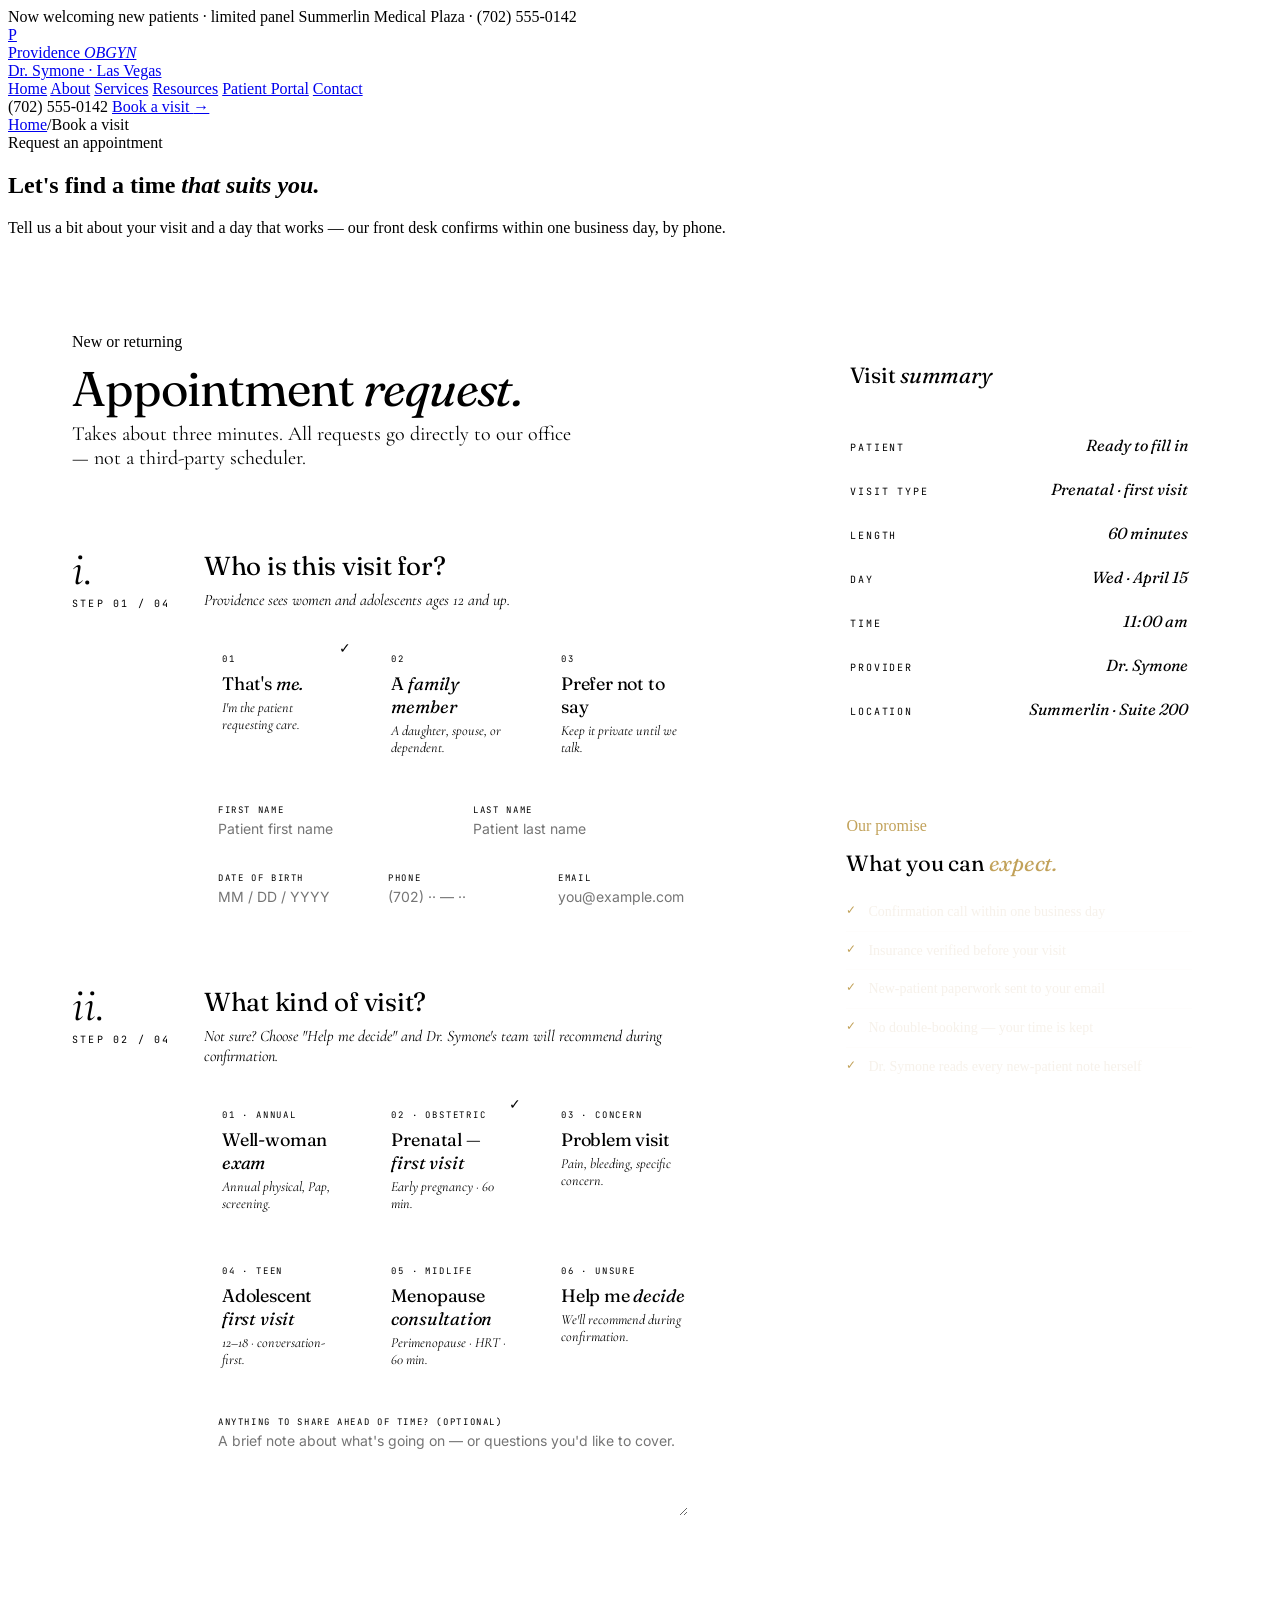
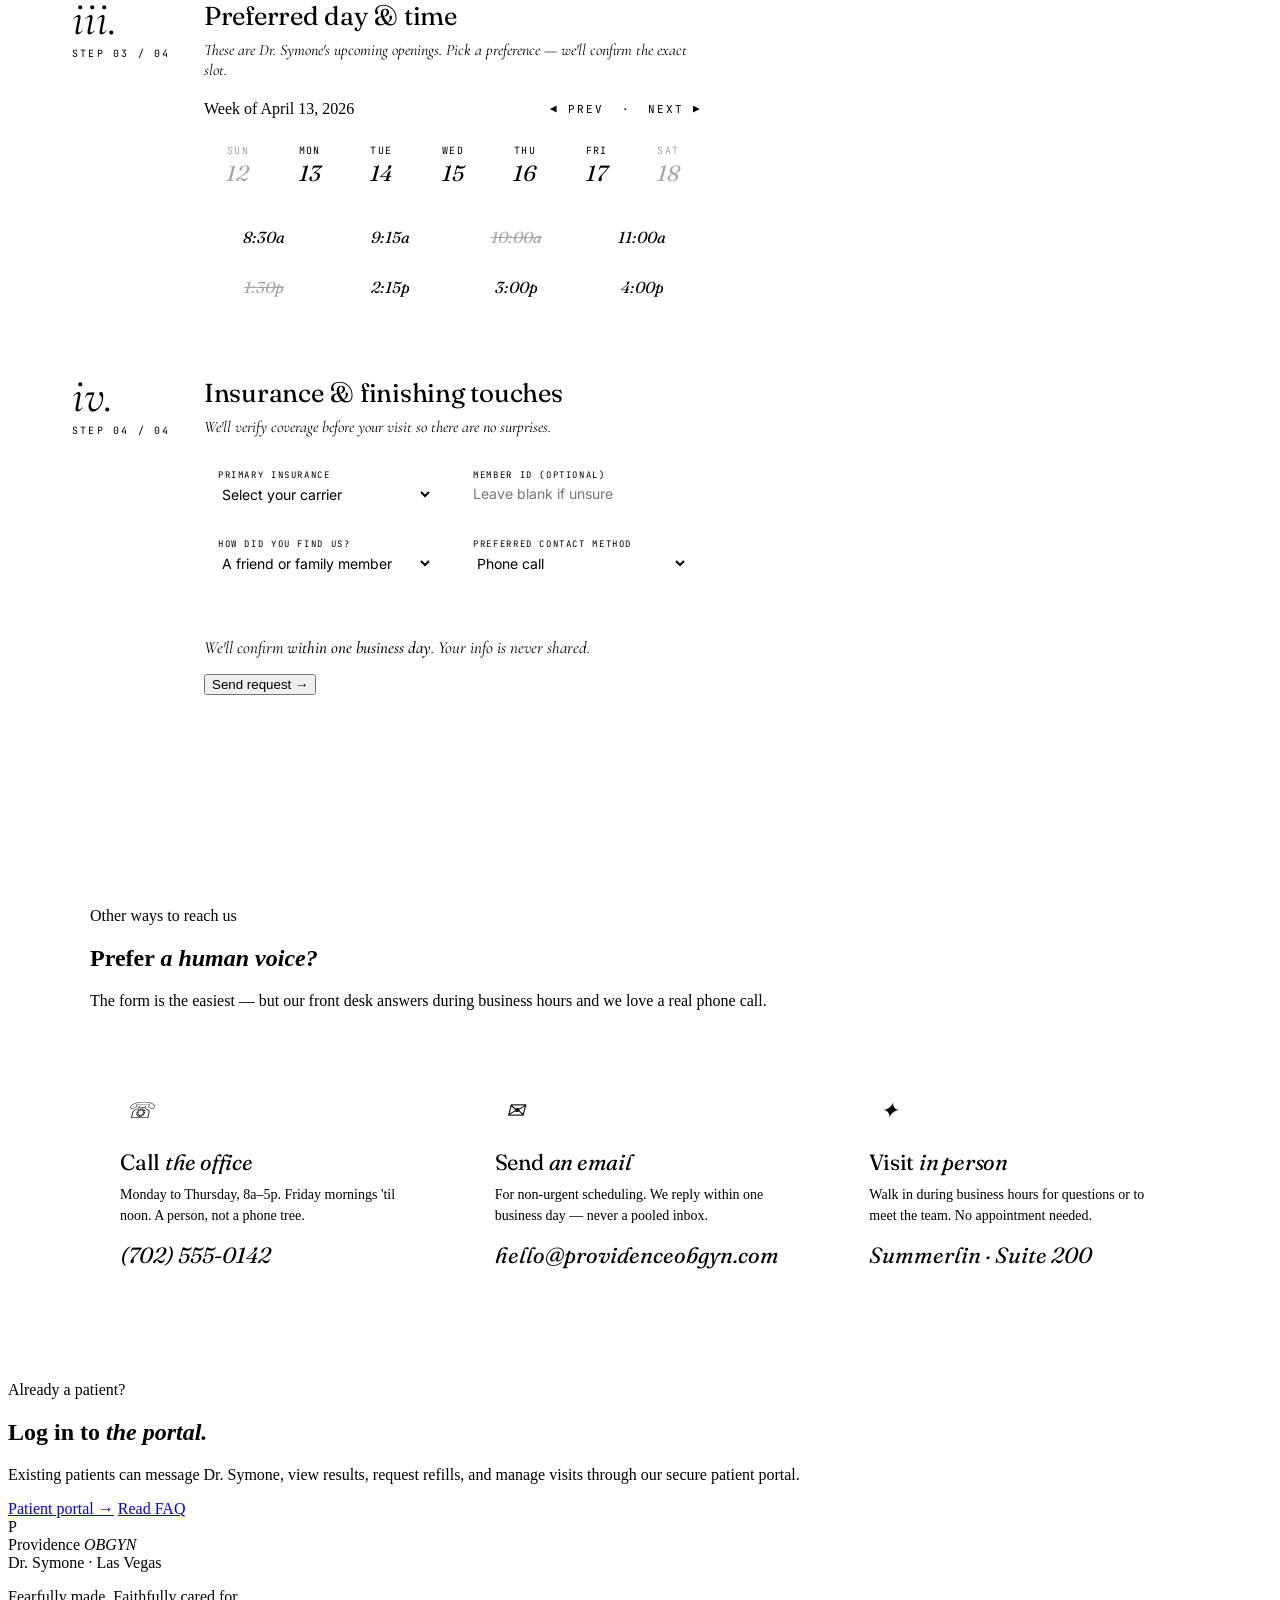
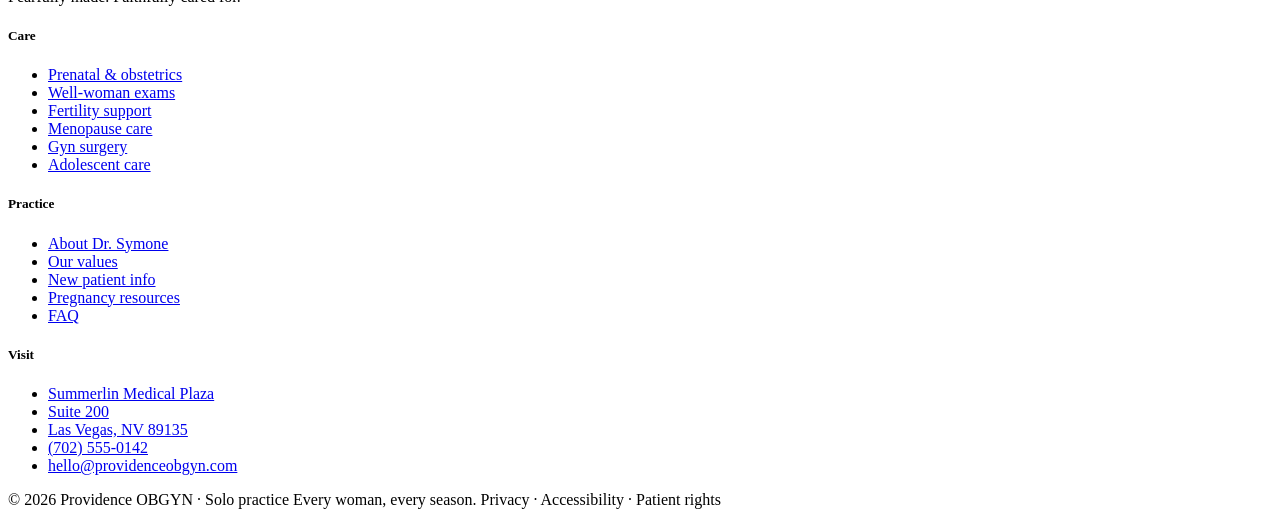
<file: contact.html>
<!doctype html>
<html lang="en">
<head>
<meta charset="utf-8" />
<meta name="viewport" content="width=device-width, initial-scale=1" />
<title>Book a Visit — Providence OBGYN</title>
<link rel="preconnect" href="https://fonts.googleapis.com">
<link rel="preconnect" href="https://fonts.gstatic.com" crossorigin>
<link href="https://fonts.googleapis.com/css2?family=Fraunces:ital,opsz,wght@0,9..144,400;0,9..144,500;1,9..144,400;1,9..144,500&family=Cormorant+Garamond:ital,wght@0,400;0,500;1,400;1,500&family=Inter:wght@300;400;500;600&family=JetBrains+Mono:wght@400;500&display=swap" rel="stylesheet">
<link rel="stylesheet" href="shared.css?v=2">
<style>
  .book-body { display: grid; grid-template-columns: 1.5fr 1fr; border-bottom: 1px solid var(--rule); }
  .book-form { padding: 80px 64px 96px; }
  .book-form h2 { font-family: 'Fraunces', serif; font-weight: 400; font-size: clamp(36px, 3.8vw, 52px); letter-spacing: -0.02em; line-height: 1.05; margin: 12px 0 8px; }
  .book-form h2 em { font-style: italic; color: var(--wine); }
  .book-form .lede { font-family: 'Cormorant Garamond', serif; font-size: 20px; color: var(--ink-soft); margin: 0 0 48px; max-width: 520px; }

  .step { border-top: 1px solid var(--rule); padding: 32px 0 8px; display: grid; grid-template-columns: 100px 1fr; gap: 32px; }
  .step-n { font-family: 'Cormorant Garamond', serif; font-style: italic; font-size: 48px; color: var(--wine); line-height: 0.8; }
  .step-n .of { display: block; font-family: 'JetBrains Mono', monospace; font-size: 10px; letter-spacing: 0.22em; color: var(--ink-light); text-transform: uppercase; margin-top: 12px; font-style: normal; }
  .step h3 { font-family: 'Fraunces', serif; font-weight: 400; font-size: 26px; letter-spacing: -0.01em; margin: 0 0 8px; }
  .step > div:last-child { padding-bottom: 28px; }
  .step p.help { font-family: 'Cormorant Garamond', serif; font-style: italic; font-size: 16px; color: var(--ink-light); margin: 0 0 20px; }

  .field-grid { display: grid; gap: 12px; }
  .field-grid.two { grid-template-columns: 1fr 1fr; }
  .field-grid.three { grid-template-columns: 1fr 1fr 1fr; }
  .f { border: 1px solid var(--rule-2); padding: 12px 14px; background: var(--paper); transition: border-color .15s; }
  .f:focus-within { border-color: var(--wine); }
  .f .lab { font-family: 'JetBrains Mono', monospace; font-size: 9px; letter-spacing: 0.18em; color: var(--wine); text-transform: uppercase; display: block; margin-bottom: 4px; }
  .f input, .f select, .f textarea { width: 100%; border: 0; outline: 0; background: transparent; font: inherit; font-size: 14px; color: var(--ink); padding: 0; font-family: 'Inter', sans-serif; }
  .f textarea { min-height: 84px; resize: vertical; }

  .choice-grid { display: grid; grid-template-columns: repeat(3, 1fr); gap: 10px; }
  .choice { padding: 18px 18px 20px; border: 1px solid var(--rule-2); background: var(--paper); cursor: pointer; transition: all .15s; position: relative; }
  .choice:hover { border-color: var(--ink-soft); }
  .choice.sel { border-color: var(--wine); background: var(--paper); box-shadow: inset 0 0 0 1px var(--wine); }
  .choice .n { font-family: 'JetBrains Mono', monospace; font-size: 9px; letter-spacing: 0.2em; color: var(--wine); text-transform: uppercase; }
  .choice h5 { font-family: 'Fraunces', serif; font-weight: 400; font-size: 18px; margin: 6px 0 4px; letter-spacing: -0.01em; }
  .choice h5 em { font-style: italic; color: var(--wine); }
  .choice p { font-family: 'Cormorant Garamond', serif; font-style: italic; font-size: 14px; color: var(--ink-light); margin: 0; }
  .choice.sel::after { content: "✓"; position: absolute; top: 10px; right: 12px; color: var(--wine); font-size: 14px; }

  .time-grid { display: grid; grid-template-columns: repeat(7, 1fr); gap: 4px; }
  .day { padding: 14px 6px; text-align: center; background: var(--paper); border: 1px solid var(--rule-2); font-family: 'JetBrains Mono', monospace; font-size: 10px; letter-spacing: 0.14em; text-transform: uppercase; color: var(--ink-light); cursor: pointer; transition: all .15s; }
  .day .d { display: block; font-family: 'Fraunces', serif; font-style: italic; font-size: 22px; color: var(--ink); letter-spacing: 0; text-transform: none; margin-top: 2px; }
  .day:hover { border-color: var(--wine); }
  .day.sel { background: var(--wine); color: var(--paper); border-color: var(--wine); }
  .day.sel .d { color: var(--paper); }
  .day.off { opacity: 0.35; cursor: not-allowed; }

  .slots { display: grid; grid-template-columns: repeat(4, 1fr); gap: 6px; margin-top: 14px; }
  .slot { padding: 12px 10px; text-align: center; background: var(--paper); border: 1px solid var(--rule-2); font-family: 'Fraunces', serif; font-style: italic; font-size: 16px; cursor: pointer; color: var(--ink); transition: all .15s; }
  .slot:hover { border-color: var(--wine); color: var(--wine); }
  .slot.sel { background: var(--wine); color: var(--paper); border-color: var(--wine); }
  .slot.off { opacity: 0.35; cursor: not-allowed; text-decoration: line-through; }

  .submit-bar { border-top: 1px solid var(--rule); padding-top: 32px; margin-top: 20px; display: flex; justify-content: space-between; align-items: center; flex-wrap: wrap; gap: 16px; }
  .submit-bar .promise { font-family: 'Cormorant Garamond', serif; font-style: italic; font-size: 17px; color: var(--ink-soft); }
  .submit-bar .promise strong { font-weight: 500; color: var(--wine); }

  /* Sidebar */
  .book-aside { background: var(--paper-2); padding: 80px 56px 64px; border-left: 1px solid var(--rule); }
  .summary-card { background: var(--paper); border: 1px solid var(--rule-2); padding: 28px 28px 30px; position: sticky; top: 120px; }
  .summary-card h4 { font-family: 'Fraunces', serif; font-weight: 400; font-size: 22px; letter-spacing: -0.01em; margin: 0 0 20px; padding-bottom: 14px; border-bottom: 1px solid var(--rule); }
  .summary-card h4 em { font-style: italic; color: var(--wine); }
  .sum-row { display: flex; justify-content: space-between; align-items: baseline; padding: 12px 0; border-bottom: 1px dashed var(--rule); font-size: 14px; }
  .sum-row:last-of-type { border-bottom: 0; }
  .sum-row .k { font-family: 'JetBrains Mono', monospace; font-size: 10px; letter-spacing: 0.18em; color: var(--ink-light); text-transform: uppercase; }
  .sum-row .v { font-family: 'Fraunces', serif; font-style: italic; font-size: 16px; color: var(--ink); text-align: right; max-width: 60%; }
  .sum-row .v.empty { color: var(--ink-light); opacity: 0.6; }

  .promise-list { margin-top: 32px; padding: 24px; background: var(--wine-deep); color: var(--paper); }
  .promise-list .eyebrow { color: #c2a25a; }
  .promise-list .eyebrow::before { background: #c2a25a; }
  .promise-list h5 { font-family: 'Fraunces', serif; font-weight: 400; font-size: 22px; letter-spacing: -0.01em; margin: 14px 0 16px; color: var(--paper); }
  .promise-list h5 em { font-style: italic; color: #c2a25a; }
  .promise-list ul { list-style: none; padding: 0; margin: 0; }
  .promise-list li { padding: 8px 0 8px 22px; position: relative; font-size: 14px; line-height: 1.55; color: rgba(244,239,230,0.85); border-bottom: 1px solid rgba(244,239,230,0.12); }
  .promise-list li:last-child { border-bottom: 0; }
  .promise-list li::before { content: "✓"; position: absolute; left: 0; top: 8px; color: #c2a25a; font-size: 12px; }

  /* Alternatives */
  section.alt-contact { padding: 80px 64px; background: var(--paper); border-bottom: 1px solid var(--rule); }
  .alt-grid { display: grid; grid-template-columns: repeat(3, 1fr); gap: 24px; max-width: 1100px; margin: 48px auto 0; }
  .alt-card { padding: 32px 30px; background: var(--paper); border: 1px solid var(--rule-2); text-align: left; }
  .alt-card .icon { width: 40px; height: 40px; border: 1px solid var(--wine); color: var(--wine); display: flex; align-items: center; justify-content: center; font-family: 'Fraunces', serif; font-style: italic; font-size: 22px; margin-bottom: 18px; border-radius: 50%; }
  .alt-card h4 { font-family: 'Fraunces', serif; font-weight: 400; font-size: 22px; margin: 0 0 8px; letter-spacing: -0.01em; }
  .alt-card h4 em { font-style: italic; color: var(--wine); }
  .alt-card p { font-size: 14px; color: var(--ink-soft); margin: 0 0 14px; line-height: 1.55; }
  .alt-card .big { font-family: 'Fraunces', serif; font-style: italic; font-size: 22px; color: var(--wine); }

  @media (max-width: 1100px) {
    .book-body { grid-template-columns: 1fr; }
    .book-aside { border-left: 0; border-top: 1px solid var(--rule); padding: 48px 40px; }
    .summary-card { position: static; }
    .step { grid-template-columns: 1fr; gap: 12px; }
    .field-grid.two, .field-grid.three { grid-template-columns: 1fr; }
    .choice-grid, .alt-grid { grid-template-columns: 1fr; }
    .time-grid { grid-template-columns: repeat(4, 1fr); }
  }
  @media (max-width: 620px) {
    .book-form, .book-aside, section.alt-contact { padding-left: 24px; padding-right: 24px; }
    .slots { grid-template-columns: repeat(2, 1fr); }
  }
</style>
</head>
<body>

<div class="announce">
  <span><span class="dot"></span>Now welcoming new patients · limited panel</span>
  <span class="right">Summerlin Medical Plaza · (702) 555-0142</span>
</div>
<header class="nav">
  <a href="index.html" class="logo">
    <div class="logo-mark">P</div>
    <div class="logo-text">
      <div class="name">Providence <em>OBGYN</em></div>
      <div class="sub">Dr. Symone · Las Vegas</div>
    </div>
  </a>
  <nav class="links">
    <a href="index.html">Home</a>
    <a href="about.html">About</a>
    <a href="services.html">Services</a>
    <a href="resources.html">Resources</a>
    <a href="portal.html">Patient Portal</a>
    <a href="contact.html">Contact</a>
  </nav>
  <div class="nav-right">
    <span class="nav-phone">(702) 555-0142</span>
    <a href="book.html" class="btn primary">Book a visit <span class="arrow">→</span></a>
  </div>
</header>

<section class="page-hero">
  <div class="inner">
    <div>
      <div class="crumbs"><a href="index.html">Home</a><span class="sep">/</span>Book a visit</div>
      <span class="eyebrow" style="margin-top:12px">Request an appointment</span>
      <h1>Let's find a time <em>that suits you.</em></h1>
    </div>
    <p class="lede">Tell us a bit about your visit and a day that works — our front desk confirms within one business day, by phone.</p>
  </div>
</section>

<section class="book-body">
  <div class="book-form">
    <span class="eyebrow">New or returning</span>
    <h2>Appointment <em>request.</em></h2>
    <p class="lede">Takes about three minutes. All requests go directly to our office — not a third-party scheduler.</p>

    <!-- Step 1 -->
    <div class="step">
      <div class="step-n">i.<span class="of">Step 01 / 04</span></div>
      <div>
        <h3>Who is this visit for?</h3>
        <p class="help">Providence sees women and adolescents ages 12 and up.</p>
        <div class="choice-grid">
          <div class="choice sel"><span class="n">01</span><h5>That's <em>me.</em></h5><p>I'm the patient requesting care.</p></div>
          <div class="choice"><span class="n">02</span><h5>A <em>family member</em></h5><p>A daughter, spouse, or dependent.</p></div>
          <div class="choice"><span class="n">03</span><h5>Prefer not to say</h5><p>Keep it private until we talk.</p></div>
        </div>
        <div class="field-grid two" style="margin-top:16px">
          <div class="f"><span class="lab">First name</span><input type="text" placeholder="Patient first name"/></div>
          <div class="f"><span class="lab">Last name</span><input type="text" placeholder="Patient last name"/></div>
        </div>
        <div class="field-grid three" style="margin-top:10px">
          <div class="f"><span class="lab">Date of birth</span><input type="text" placeholder="MM / DD / YYYY"/></div>
          <div class="f"><span class="lab">Phone</span><input type="tel" placeholder="(702) ·· — ··"/></div>
          <div class="f"><span class="lab">Email</span><input type="email" placeholder="you@example.com"/></div>
        </div>
      </div>
    </div>

    <!-- Step 2 -->
    <div class="step">
      <div class="step-n">ii.<span class="of">Step 02 / 04</span></div>
      <div>
        <h3>What kind of visit?</h3>
        <p class="help">Not sure? Choose "Help me decide" and Dr. Symone's team will recommend during confirmation.</p>
        <div class="choice-grid">
          <div class="choice"><span class="n">01 · Annual</span><h5>Well-woman <em>exam</em></h5><p>Annual physical, Pap, screening.</p></div>
          <div class="choice sel"><span class="n">02 · Obstetric</span><h5>Prenatal — <em>first visit</em></h5><p>Early pregnancy · 60 min.</p></div>
          <div class="choice"><span class="n">03 · Concern</span><h5>Problem visit</h5><p>Pain, bleeding, specific concern.</p></div>
          <div class="choice"><span class="n">04 · Teen</span><h5>Adolescent <em>first visit</em></h5><p>12–18 · conversation-first.</p></div>
          <div class="choice"><span class="n">05 · Midlife</span><h5>Menopause <em>consultation</em></h5><p>Perimenopause · HRT · 60 min.</p></div>
          <div class="choice"><span class="n">06 · Unsure</span><h5>Help me <em>decide</em></h5><p>We'll recommend during confirmation.</p></div>
        </div>
        <div class="f" style="margin-top:16px"><span class="lab">Anything to share ahead of time? (optional)</span><textarea placeholder="A brief note about what's going on — or questions you'd like to cover."></textarea></div>
      </div>
    </div>

    <!-- Step 3 -->
    <div class="step">
      <div class="step-n">iii.<span class="of">Step 03 / 04</span></div>
      <div>
        <h3>Preferred day &amp; time</h3>
        <p class="help">These are Dr. Symone's upcoming openings. Pick a preference — we'll confirm the exact slot.</p>
        <div style="display:flex;justify-content:space-between;align-items:center;margin-bottom:12px"><span class="eyebrow" style="margin:0">Week of April 13, 2026</span><span style="font-family:'JetBrains Mono',monospace;font-size:11px;letter-spacing:0.18em;color:var(--ink-light)">◀ PREV &nbsp;·&nbsp; NEXT ▶</span></div>
        <div class="time-grid">
          <div class="day off">Sun<span class="d">12</span></div>
          <div class="day">Mon<span class="d">13</span></div>
          <div class="day">Tue<span class="d">14</span></div>
          <div class="day sel">Wed<span class="d">15</span></div>
          <div class="day">Thu<span class="d">16</span></div>
          <div class="day">Fri<span class="d">17</span></div>
          <div class="day off">Sat<span class="d">18</span></div>
        </div>
        <div class="slots">
          <div class="slot">8:30a</div>
          <div class="slot">9:15a</div>
          <div class="slot off">10:00a</div>
          <div class="slot sel">11:00a</div>
          <div class="slot off">1:30p</div>
          <div class="slot">2:15p</div>
          <div class="slot">3:00p</div>
          <div class="slot">4:00p</div>
        </div>
      </div>
    </div>

    <!-- Step 4 -->
    <div class="step">
      <div class="step-n">iv.<span class="of">Step 04 / 04</span></div>
      <div>
        <h3>Insurance &amp; finishing touches</h3>
        <p class="help">We'll verify coverage before your visit so there are no surprises.</p>
        <div class="field-grid two">
          <div class="f"><span class="lab">Primary insurance</span><select><option>Select your carrier</option><option>Blue Cross Blue Shield</option><option>Aetna</option><option>Cigna</option><option>United Healthcare</option><option>Anthem</option><option>Tricare</option><option>Sierra Health Options</option><option>Self-pay</option><option>Other / not sure</option></select></div>
          <div class="f"><span class="lab">Member ID (optional)</span><input type="text" placeholder="Leave blank if unsure"/></div>
        </div>
        <div class="field-grid two" style="margin-top:10px">
          <div class="f"><span class="lab">How did you find us?</span><select><option>A friend or family member</option><option>Dr. Symone's reputation</option><option>Google / online search</option><option>My primary care doctor</option><option>Another OBGYN referral</option><option>Other</option></select></div>
          <div class="f"><span class="lab">Preferred contact method</span><select><option>Phone call</option><option>Text message</option><option>Email</option></select></div>
        </div>
        <div class="submit-bar">
          <span class="promise">We'll confirm <strong>within one business day</strong>. Your info is never shared.</span>
          <button class="btn primary lg" onclick="alert('Request received — our front desk will call you shortly.')">Send request <span class="arrow">→</span></button>
        </div>
      </div>
    </div>
  </div>

  <aside class="book-aside">
    <div class="summary-card">
      <h4>Visit <em>summary</em></h4>
      <div class="sum-row"><span class="k">Patient</span><span class="v">Ready to fill in</span></div>
      <div class="sum-row"><span class="k">Visit type</span><span class="v">Prenatal · first visit</span></div>
      <div class="sum-row"><span class="k">Length</span><span class="v">60 minutes</span></div>
      <div class="sum-row"><span class="k">Day</span><span class="v">Wed · April 15</span></div>
      <div class="sum-row"><span class="k">Time</span><span class="v">11:00 am</span></div>
      <div class="sum-row"><span class="k">Provider</span><span class="v">Dr. Symone</span></div>
      <div class="sum-row"><span class="k">Location</span><span class="v">Summerlin · Suite 200</span></div>
    </div>

    <div class="promise-list">
      <span class="eyebrow">Our promise</span>
      <h5>What you can <em>expect.</em></h5>
      <ul>
        <li>Confirmation call within one business day</li>
        <li>Insurance verified before your visit</li>
        <li>New-patient paperwork sent to your email</li>
        <li>No double-booking — your time is kept</li>
        <li>Dr. Symone reads every new-patient note herself</li>
      </ul>
    </div>
  </aside>
</section>

<section class="alt-contact">
  <div class="section-head" style="max-width:1100px;margin:0 auto 0">
    <div>
      <span class="eyebrow">Other ways to reach us</span>
      <h2>Prefer <em>a human voice?</em></h2>
    </div>
    <p class="aside">The form is the easiest — but our front desk answers during business hours and we love a real phone call.</p>
  </div>
  <div class="alt-grid">
    <div class="alt-card">
      <div class="icon">☏</div>
      <h4>Call <em>the office</em></h4>
      <p>Monday to Thursday, 8a–5p. Friday mornings 'til noon. A person, not a phone tree.</p>
      <div class="big">(702) 555-0142</div>
    </div>
    <div class="alt-card">
      <div class="icon">✉</div>
      <h4>Send <em>an email</em></h4>
      <p>For non-urgent scheduling. We reply within one business day — never a pooled inbox.</p>
      <div class="big">hello@providenceobgyn.com</div>
    </div>
    <div class="alt-card">
      <div class="icon">✦</div>
      <h4>Visit <em>in person</em></h4>
      <p>Walk in during business hours for questions or to meet the team. No appointment needed.</p>
      <div class="big">Summerlin · Suite 200</div>
    </div>
  </div>
</section>

<section class="final-cta">
  <span class="eyebrow">Already a patient?</span>
  <h2>Log in to <em>the portal.</em></h2>
  <p class="lede">Existing patients can message Dr. Symone, view results, request refills, and manage visits through our secure patient portal.</p>
  <div class="ctas">
    <a href="portal.html" class="btn primary">Patient portal <span class="arrow">→</span></a>
    <a href="faq.html" class="btn gold">Read FAQ</a>
  </div>
</section>

<footer>
  <div class="footer-grid">
    <div class="brand">
      <div class="logo">
        <div class="logo-mark">P</div>
        <div class="logo-text">
          <div class="name">Providence <em>OBGYN</em></div>
          <div class="sub">Dr. Symone · Las Vegas</div>
        </div>
      </div>
      <p>Fearfully made. Faithfully cared for.</p>
    </div>
    <div><h5>Care</h5><ul><li><a href="services.html">Prenatal &amp; obstetrics</a></li><li><a href="services.html">Well-woman exams</a></li><li><a href="services.html">Fertility support</a></li><li><a href="services.html">Menopause care</a></li><li><a href="services.html">Gyn surgery</a></li><li><a href="services.html">Adolescent care</a></li></ul></div>
    <div><h5>Practice</h5><ul><li><a href="about.html">About Dr. Symone</a></li><li><a href="about.html">Our values</a></li><li><a href="book.html">New patient info</a></li><li><a href="resources.html">Pregnancy resources</a></li><li><a href="faq.html">FAQ</a></li></ul></div>
    <div><h5>Visit</h5><ul><li><a href="contact.html">Summerlin Medical Plaza</a></li><li><a href="contact.html">Suite 200</a></li><li><a href="contact.html">Las Vegas, NV 89135</a></li><li><a href="contact.html">(702) 555-0142</a></li><li><a href="contact.html">hello@providenceobgyn.com</a></li></ul></div>
  </div>
  <div class="footer-bottom">
    <span>© 2026 Providence OBGYN · Solo practice</span>
    <span class="tagline">Every woman, every season.</span>
    <span>Privacy · Accessibility · Patient rights</span>
  </div>
</footer>

<script>
  // simple selection toggles
  document.querySelectorAll('.choice-grid').forEach(grid => {
    grid.addEventListener('click', e => {
      const t = e.target.closest('.choice');
      if (!t) return;
      grid.querySelectorAll('.choice').forEach(c => c.classList.remove('sel'));
      t.classList.add('sel');
    });
  });
  document.querySelector('.time-grid')?.addEventListener('click', e => {
    const t = e.target.closest('.day');
    if (!t || t.classList.contains('off')) return;
    document.querySelectorAll('.time-grid .day').forEach(d => d.classList.remove('sel'));
    t.classList.add('sel');
  });
  document.querySelector('.slots')?.addEventListener('click', e => {
    const t = e.target.closest('.slot');
    if (!t || t.classList.contains('off')) return;
    document.querySelectorAll('.slot').forEach(s => s.classList.remove('sel'));
    t.classList.add('sel');
  });
</script>
</body>
</html>
</file>
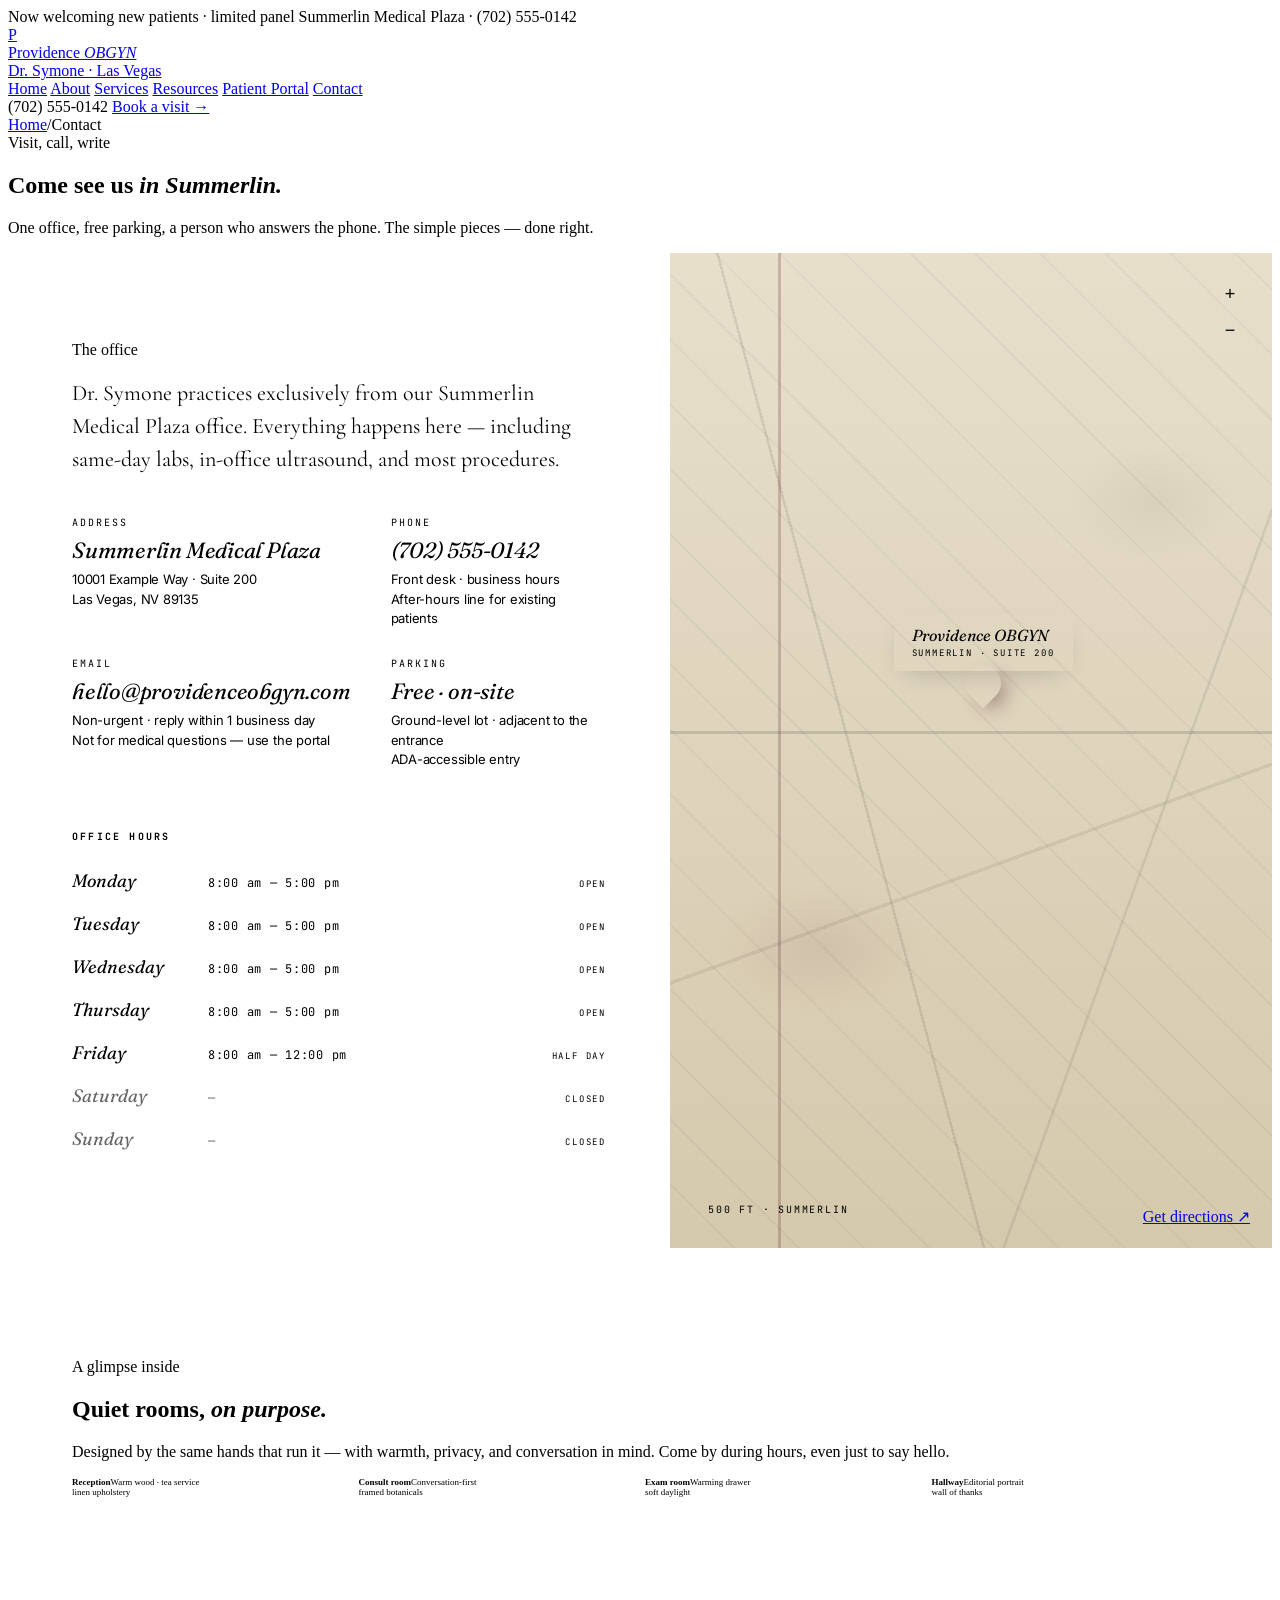
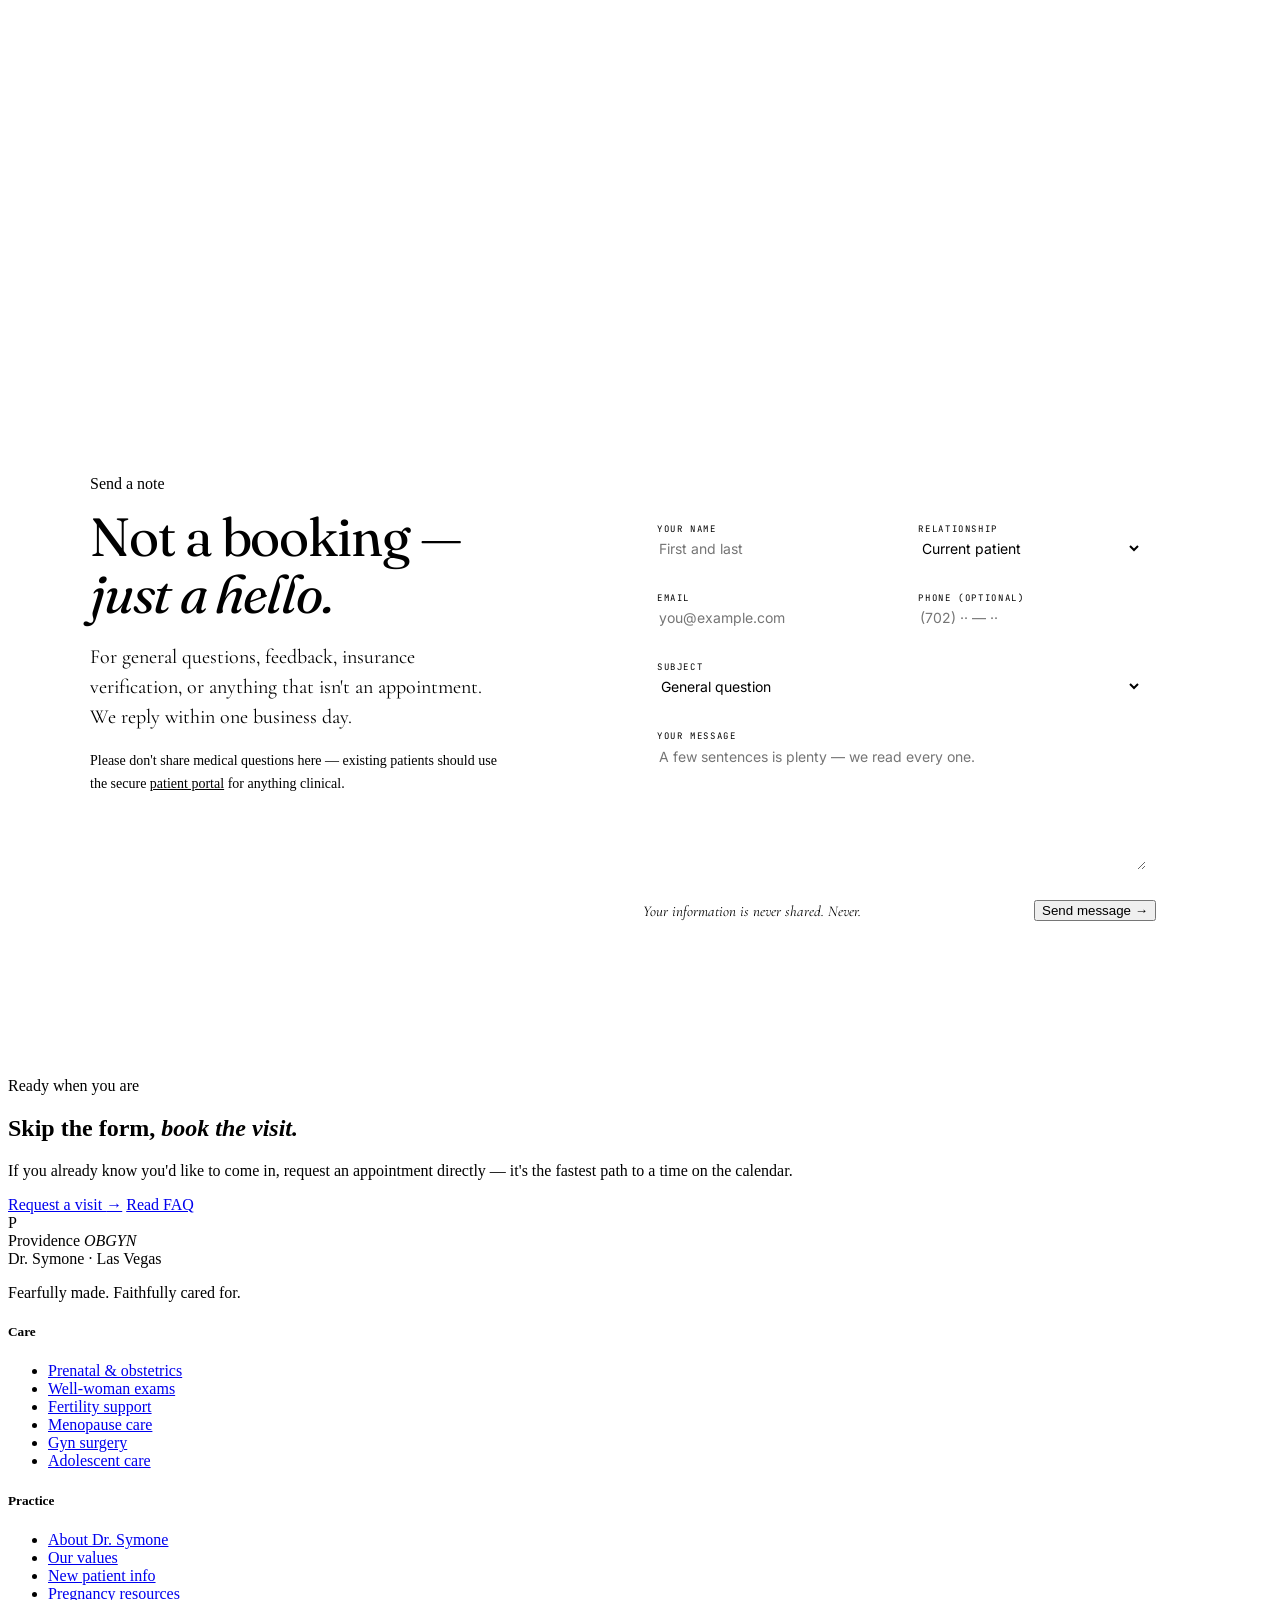
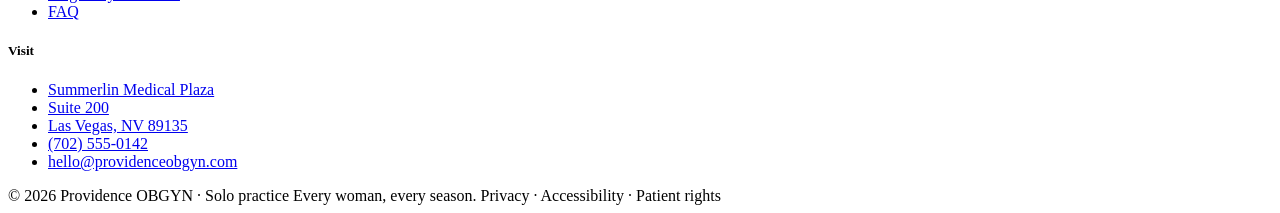
<file: faq.html>
<!doctype html>
<html lang="en">
<head>
<meta charset="utf-8" />
<meta name="viewport" content="width=device-width, initial-scale=1" />
<title>Contact — Providence OBGYN</title>
<link rel="preconnect" href="https://fonts.googleapis.com">
<link rel="preconnect" href="https://fonts.gstatic.com" crossorigin>
<link href="https://fonts.googleapis.com/css2?family=Fraunces:ital,opsz,wght@0,9..144,400;0,9..144,500;1,9..144,400;1,9..144,500&family=Cormorant+Garamond:ital,wght@0,400;0,500;1,400;1,500&family=Inter:wght@300;400;500;600&family=JetBrains+Mono:wght@400;500&display=swap" rel="stylesheet">
<link rel="stylesheet" href="shared.css?v=2">
<style>
  .contact-body { display: grid; grid-template-columns: 1.1fr 1fr; border-bottom: 1px solid var(--rule); min-height: 720px; }
  .c-info { padding: 88px 64px; display: flex; flex-direction: column; justify-content: center; }
  .c-info .lede { font-family: 'Cormorant Garamond', serif; font-size: 22px; line-height: 1.5; color: var(--ink-soft); max-width: 520px; margin: 18px 0 40px; }
  .c-blocks { display: grid; grid-template-columns: 1fr 1fr; gap: 28px 40px; max-width: 560px; margin-bottom: 40px; }
  .c-block .k { font-family: 'JetBrains Mono', monospace; font-size: 10px; letter-spacing: 0.2em; color: var(--wine); text-transform: uppercase; margin-bottom: 8px; }
  .c-block .v { font-family: 'Fraunces', serif; font-style: italic; font-size: 22px; color: var(--ink); line-height: 1.25; letter-spacing: -0.01em; }
  .c-block .v small { display: block; font-family: 'Inter', sans-serif; font-style: normal; font-size: 13px; color: var(--ink-light); margin-top: 6px; line-height: 1.5; }

  .hours { max-width: 560px; border-top: 1px solid var(--rule); padding-top: 20px; }
  .hours h4 { font-family: 'JetBrains Mono', monospace; font-size: 10px; letter-spacing: 0.22em; color: var(--wine); text-transform: uppercase; margin: 0 0 16px; }
  .hr-row { display: grid; grid-template-columns: 120px 1fr auto; gap: 16px; padding: 10px 0; border-bottom: 1px dashed var(--rule); font-size: 15px; align-items: baseline; }
  .hr-row .d { font-family: 'Fraunces', serif; font-style: italic; font-size: 18px; color: var(--ink); }
  .hr-row .t { font-family: 'JetBrains Mono', monospace; font-size: 12px; color: var(--ink-soft); letter-spacing: 0.06em; }
  .hr-row .chip-hr { font-family: 'JetBrains Mono', monospace; font-size: 9px; letter-spacing: 0.2em; color: var(--wine); text-transform: uppercase; }
  .hr-row.closed .d, .hr-row.closed .t { color: var(--ink-light); opacity: 0.6; }

  /* Big map */
  .c-map { position: relative; overflow: hidden; background: var(--paper-2); }
  .c-map .map-bg { position: absolute; inset: 0; background: linear-gradient(180deg, #e8dfcb 0%, #d5c9ad 100%); }
  .c-map .roads {
    position: absolute; inset: 0;
    background-image:
      linear-gradient(90deg, transparent 18%, rgba(86,19,33,0.22) 18%, rgba(86,19,33,0.22) 18.4%, transparent 18.4%),
      linear-gradient(180deg, transparent 48%, rgba(28,25,23,0.15) 48%, rgba(28,25,23,0.15) 48.3%, transparent 48.3%),
      linear-gradient(75deg, transparent 36%, rgba(28,25,23,0.1) 36%, rgba(28,25,23,0.1) 36.3%, transparent 36.3%),
      linear-gradient(160deg, transparent 60%, rgba(28,25,23,0.08) 60%, rgba(28,25,23,0.08) 60.3%, transparent 60.3%),
      linear-gradient(110deg, transparent 72%, rgba(58,58,58,0.1) 72%, rgba(58,58,58,0.1) 72.3%, transparent 72.3%),
      repeating-linear-gradient(45deg, transparent 0 44px, rgba(58,58,58,0.05) 44px 46px);
  }
  .c-map .blobs {
    position: absolute; inset: 0;
    background:
      radial-gradient(ellipse 180px 110px at 25% 70%, rgba(86,19,33,0.08), transparent 60%),
      radial-gradient(ellipse 140px 100px at 80% 25%, rgba(58,58,58,0.06), transparent 60%);
  }
  .c-map .pin-wrap { position: absolute; left: 52%; top: 45%; transform: translate(-50%, -100%); }
  .c-map .pin-drop { width: 36px; height: 36px; background: var(--wine); border-radius: 50% 50% 50% 0; transform: rotate(-45deg); border: 3px solid var(--paper); box-shadow: 0 12px 20px -6px rgba(62,13,24,0.5); position: relative; }
  .c-map .pin-drop::after { content: ""; position: absolute; inset: 8px; background: var(--paper); border-radius: 50%; }
  .c-map .pin-label {
    position: absolute; left: 52%; top: 45%;
    transform: translate(-50%, calc(-100% - 30px));
    background: var(--paper); border: 1px solid var(--rule-2);
    padding: 12px 18px; white-space: nowrap;
    box-shadow: 0 10px 26px -10px rgba(0,0,0,0.2);
  }
  .c-map .pin-label .n { font-family: 'Fraunces', serif; font-style: italic; font-size: 16px; color: var(--wine); }
  .c-map .pin-label .a { font-family: 'JetBrains Mono', monospace; font-size: 9px; letter-spacing: 0.2em; color: var(--ink-light); text-transform: uppercase; margin-top: 2px; }
  .c-map .map-controls { position: absolute; top: 24px; right: 24px; display: flex; flex-direction: column; background: var(--paper); border: 1px solid var(--rule-2); }
  .c-map .map-controls button { width: 36px; height: 36px; background: var(--paper); border: 0; border-bottom: 1px solid var(--rule-2); font-size: 18px; color: var(--ink-soft); cursor: pointer; }
  .c-map .map-controls button:last-child { border-bottom: 0; }
  .c-map .map-scale { position: absolute; bottom: 22px; left: 22px; background: var(--paper); border: 1px solid var(--rule-2); padding: 10px 16px; font-family: 'JetBrains Mono', monospace; font-size: 10px; letter-spacing: 0.18em; color: var(--ink-light); text-transform: uppercase; }
  .c-map .get-dirs { position: absolute; bottom: 22px; right: 22px; }

  /* Office moments */
  section.office { padding: 110px 64px; border-bottom: 1px solid var(--rule); }
  .office-grid { max-width: 1200px; margin: 0 auto; display: grid; grid-template-columns: repeat(4, 1fr); gap: 10px; }
  .office-grid .img-frame { aspect-ratio: 3/4; }
  .office-grid .img-frame .placeholder .tag { font-size: 9px; }

  /* Form / send us a message */
  section.msg { padding: 120px 64px; background: var(--paper-2); border-bottom: 1px solid var(--rule); }
  .msg-inner { max-width: 1100px; margin: 0 auto; display: grid; grid-template-columns: 1fr 1.3fr; gap: 72px; align-items: start; }
  .msg-inner h2 { font-family: 'Fraunces', serif; font-weight: 400; font-size: clamp(38px, 4.2vw, 54px); line-height: 1.05; letter-spacing: -0.02em; margin: 16px 0 20px; }
  .msg-inner h2 em { font-style: italic; color: var(--wine); }
  .msg-form { background: var(--paper); border: 1px solid var(--rule-2); padding: 36px 34px; }
  .msg-field { border: 1px solid var(--rule-2); padding: 12px 14px; margin-bottom: 10px; }
  .msg-field .lab { font-family: 'JetBrains Mono', monospace; font-size: 9px; letter-spacing: 0.18em; color: var(--wine); text-transform: uppercase; display: block; margin-bottom: 4px; }
  .msg-field input, .msg-field select, .msg-field textarea { width: 100%; border: 0; outline: 0; background: transparent; font: inherit; font-size: 14px; font-family: 'Inter', sans-serif; color: var(--ink); }
  .msg-field textarea { min-height: 120px; resize: vertical; }
  .msg-row { display: grid; grid-template-columns: 1fr 1fr; gap: 10px; }
  .msg-submit { margin-top: 14px; display: flex; justify-content: space-between; align-items: center; flex-wrap: wrap; gap: 12px; }
  .msg-submit .note { font-family: 'Cormorant Garamond', serif; font-style: italic; font-size: 15px; color: var(--ink-light); }

  @media (max-width: 1100px) {
    .contact-body { grid-template-columns: 1fr; }
    .c-map { min-height: 460px; }
    .c-blocks { grid-template-columns: 1fr; }
    .office-grid { grid-template-columns: 1fr 1fr; }
    .msg-inner { grid-template-columns: 1fr; gap: 40px; }
  }
  @media (max-width: 620px) {
    .c-info, section.office, section.msg { padding-left: 24px; padding-right: 24px; }
    .msg-row { grid-template-columns: 1fr; }
  }
</style>
</head>
<body>

<div class="announce">
  <span><span class="dot"></span>Now welcoming new patients · limited panel</span>
  <span class="right">Summerlin Medical Plaza · (702) 555-0142</span>
</div>
<header class="nav">
  <a href="index.html" class="logo">
    <div class="logo-mark">P</div>
    <div class="logo-text">
      <div class="name">Providence <em>OBGYN</em></div>
      <div class="sub">Dr. Symone · Las Vegas</div>
    </div>
  </a>
  <nav class="links">
    <a href="index.html">Home</a>
    <a href="about.html">About</a>
    <a href="services.html">Services</a>
    <a href="resources.html">Resources</a>
    <a href="portal.html">Patient Portal</a>
    <a href="contact.html" class="active">Contact</a>
  </nav>
  <div class="nav-right">
    <span class="nav-phone">(702) 555-0142</span>
    <a href="book.html" class="btn primary">Book a visit <span class="arrow">→</span></a>
  </div>
</header>

<section class="page-hero">
  <div class="inner">
    <div>
      <div class="crumbs"><a href="index.html">Home</a><span class="sep">/</span>Contact</div>
      <span class="eyebrow" style="margin-top:12px">Visit, call, write</span>
      <h1>Come see us <em>in Summerlin.</em></h1>
    </div>
    <p class="lede">One office, free parking, a person who answers the phone. The simple pieces — done right.</p>
  </div>
</section>

<section class="contact-body">
  <div class="c-info">
    <span class="eyebrow">The office</span>
    <p class="lede">Dr. Symone practices exclusively from our Summerlin Medical Plaza office. Everything happens here — including same-day labs, in-office ultrasound, and most procedures.</p>
    <div class="c-blocks">
      <div class="c-block">
        <div class="k">Address</div>
        <div class="v">Summerlin Medical Plaza<small>10001 Example Way · Suite 200<br>Las Vegas, NV 89135</small></div>
      </div>
      <div class="c-block">
        <div class="k">Phone</div>
        <div class="v">(702) 555-0142<small>Front desk · business hours<br>After-hours line for existing patients</small></div>
      </div>
      <div class="c-block">
        <div class="k">Email</div>
        <div class="v">hello@providenceobgyn.com<small>Non-urgent · reply within 1 business day<br>Not for medical questions — use the portal</small></div>
      </div>
      <div class="c-block">
        <div class="k">Parking</div>
        <div class="v">Free · on-site<small>Ground-level lot · adjacent to the entrance<br>ADA-accessible entry</small></div>
      </div>
    </div>

    <div class="hours">
      <h4>Office hours</h4>
      <div class="hr-row"><span class="d">Monday</span><span class="t">8:00 am — 5:00 pm</span><span class="chip-hr">Open</span></div>
      <div class="hr-row"><span class="d">Tuesday</span><span class="t">8:00 am — 5:00 pm</span><span class="chip-hr">Open</span></div>
      <div class="hr-row"><span class="d">Wednesday</span><span class="t">8:00 am — 5:00 pm</span><span class="chip-hr">Open</span></div>
      <div class="hr-row"><span class="d">Thursday</span><span class="t">8:00 am — 5:00 pm</span><span class="chip-hr">Open</span></div>
      <div class="hr-row"><span class="d">Friday</span><span class="t">8:00 am — 12:00 pm</span><span class="chip-hr">Half day</span></div>
      <div class="hr-row closed"><span class="d">Saturday</span><span class="t">—</span><span class="chip-hr">Closed</span></div>
      <div class="hr-row closed"><span class="d">Sunday</span><span class="t">—</span><span class="chip-hr">Closed</span></div>
    </div>
  </div>

  <div class="c-map">
    <div class="map-bg"></div>
    <div class="blobs"></div>
    <div class="roads"></div>
    <div class="pin-label"><div class="n">Providence OBGYN</div><div class="a">Summerlin · Suite 200</div></div>
    <div class="pin-wrap"><div class="pin-drop"></div></div>
    <div class="map-controls"><button>+</button><button>−</button></div>
    <div class="map-scale">500 ft · Summerlin</div>
    <a href="#" class="btn primary sm get-dirs">Get directions ↗</a>
  </div>
</section>

<section class="office">
  <div class="section-head">
    <div>
      <span class="eyebrow">A glimpse inside</span>
      <h2>Quiet rooms, <em>on purpose.</em></h2>
    </div>
    <p class="aside">Designed by the same hands that run it — with warmth, privacy, and conversation in mind. Come by during hours, even just to say hello.</p>
  </div>
  <div class="office-grid">
    <div class="img-frame"><div class="placeholder"><div class="tag"><strong>Reception</strong>Warm wood · tea service<br>linen upholstery</div></div></div>
    <div class="img-frame"><div class="placeholder deep"><div class="tag"><strong>Consult room</strong>Conversation-first<br>framed botanicals</div></div></div>
    <div class="img-frame"><div class="placeholder"><div class="tag"><strong>Exam room</strong>Warming drawer<br>soft daylight</div></div></div>
    <div class="img-frame"><div class="placeholder"><div class="tag"><strong>Hallway</strong>Editorial portrait<br>wall of thanks</div></div></div>
  </div>
</section>

<section class="msg">
  <div class="msg-inner">
    <div>
      <span class="eyebrow">Send a note</span>
      <h2>Not a booking — <em>just a hello.</em></h2>
      <p style="font-family:'Cormorant Garamond',serif;font-size:20px;line-height:1.5;color:var(--ink-soft);margin:0 0 18px;max-width:420px;">For general questions, feedback, insurance verification, or anything that isn't an appointment. We reply within one business day.</p>
      <p style="font-size:14px;color:var(--ink-light);margin:0;max-width:420px;line-height:1.6;"><strong style="color:var(--wine);font-weight:500;">Please don't share medical questions here</strong> — existing patients should use the secure <a href="portal.html" style="color:var(--wine);text-decoration:underline">patient portal</a> for anything clinical.</p>
    </div>
    <form class="msg-form">
      <div class="msg-row">
        <div class="msg-field"><span class="lab">Your name</span><input type="text" placeholder="First and last"/></div>
        <div class="msg-field"><span class="lab">Relationship</span><select><option>Current patient</option><option>Considering becoming a patient</option><option>Other / general</option></select></div>
      </div>
      <div class="msg-row">
        <div class="msg-field"><span class="lab">Email</span><input type="email" placeholder="you@example.com"/></div>
        <div class="msg-field"><span class="lab">Phone (optional)</span><input type="tel" placeholder="(702) ·· — ··"/></div>
      </div>
      <div class="msg-field"><span class="lab">Subject</span><select><option>General question</option><option>Insurance / billing</option><option>Feedback about my visit</option><option>Media / press inquiry</option><option>Other</option></select></div>
      <div class="msg-field"><span class="lab">Your message</span><textarea placeholder="A few sentences is plenty — we read every one."></textarea></div>
      <div class="msg-submit">
        <span class="note">Your information is never shared. Never.</span>
        <button type="button" class="btn primary" onclick="alert('Thanks — we\'ll be in touch within one business day.')">Send message <span class="arrow">→</span></button>
      </div>
    </form>
  </div>
</section>

<section class="final-cta">
  <span class="eyebrow">Ready when you are</span>
  <h2>Skip the form, <em>book the visit.</em></h2>
  <p class="lede">If you already know you'd like to come in, request an appointment directly — it's the fastest path to a time on the calendar.</p>
  <div class="ctas">
    <a href="book.html" class="btn primary">Request a visit <span class="arrow">→</span></a>
    <a href="faq.html" class="btn gold">Read FAQ</a>
  </div>
</section>

<footer>
  <div class="footer-grid">
    <div class="brand">
      <div class="logo">
        <div class="logo-mark">P</div>
        <div class="logo-text">
          <div class="name">Providence <em>OBGYN</em></div>
          <div class="sub">Dr. Symone · Las Vegas</div>
        </div>
      </div>
      <p>Fearfully made. Faithfully cared for.</p>
    </div>
    <div><h5>Care</h5><ul><li><a href="services.html">Prenatal &amp; obstetrics</a></li><li><a href="services.html">Well-woman exams</a></li><li><a href="services.html">Fertility support</a></li><li><a href="services.html">Menopause care</a></li><li><a href="services.html">Gyn surgery</a></li><li><a href="services.html">Adolescent care</a></li></ul></div>
    <div><h5>Practice</h5><ul><li><a href="about.html">About Dr. Symone</a></li><li><a href="about.html">Our values</a></li><li><a href="book.html">New patient info</a></li><li><a href="resources.html">Pregnancy resources</a></li><li><a href="faq.html">FAQ</a></li></ul></div>
    <div><h5>Visit</h5><ul><li><a href="contact.html">Summerlin Medical Plaza</a></li><li><a href="contact.html">Suite 200</a></li><li><a href="contact.html">Las Vegas, NV 89135</a></li><li><a href="contact.html">(702) 555-0142</a></li><li><a href="contact.html">hello@providenceobgyn.com</a></li></ul></div>
  </div>
  <div class="footer-bottom">
    <span>© 2026 Providence OBGYN · Solo practice</span>
    <span class="tagline">Every woman, every season.</span>
    <span>Privacy · Accessibility · Patient rights</span>
  </div>
</footer>
</body>
</html>
</file>
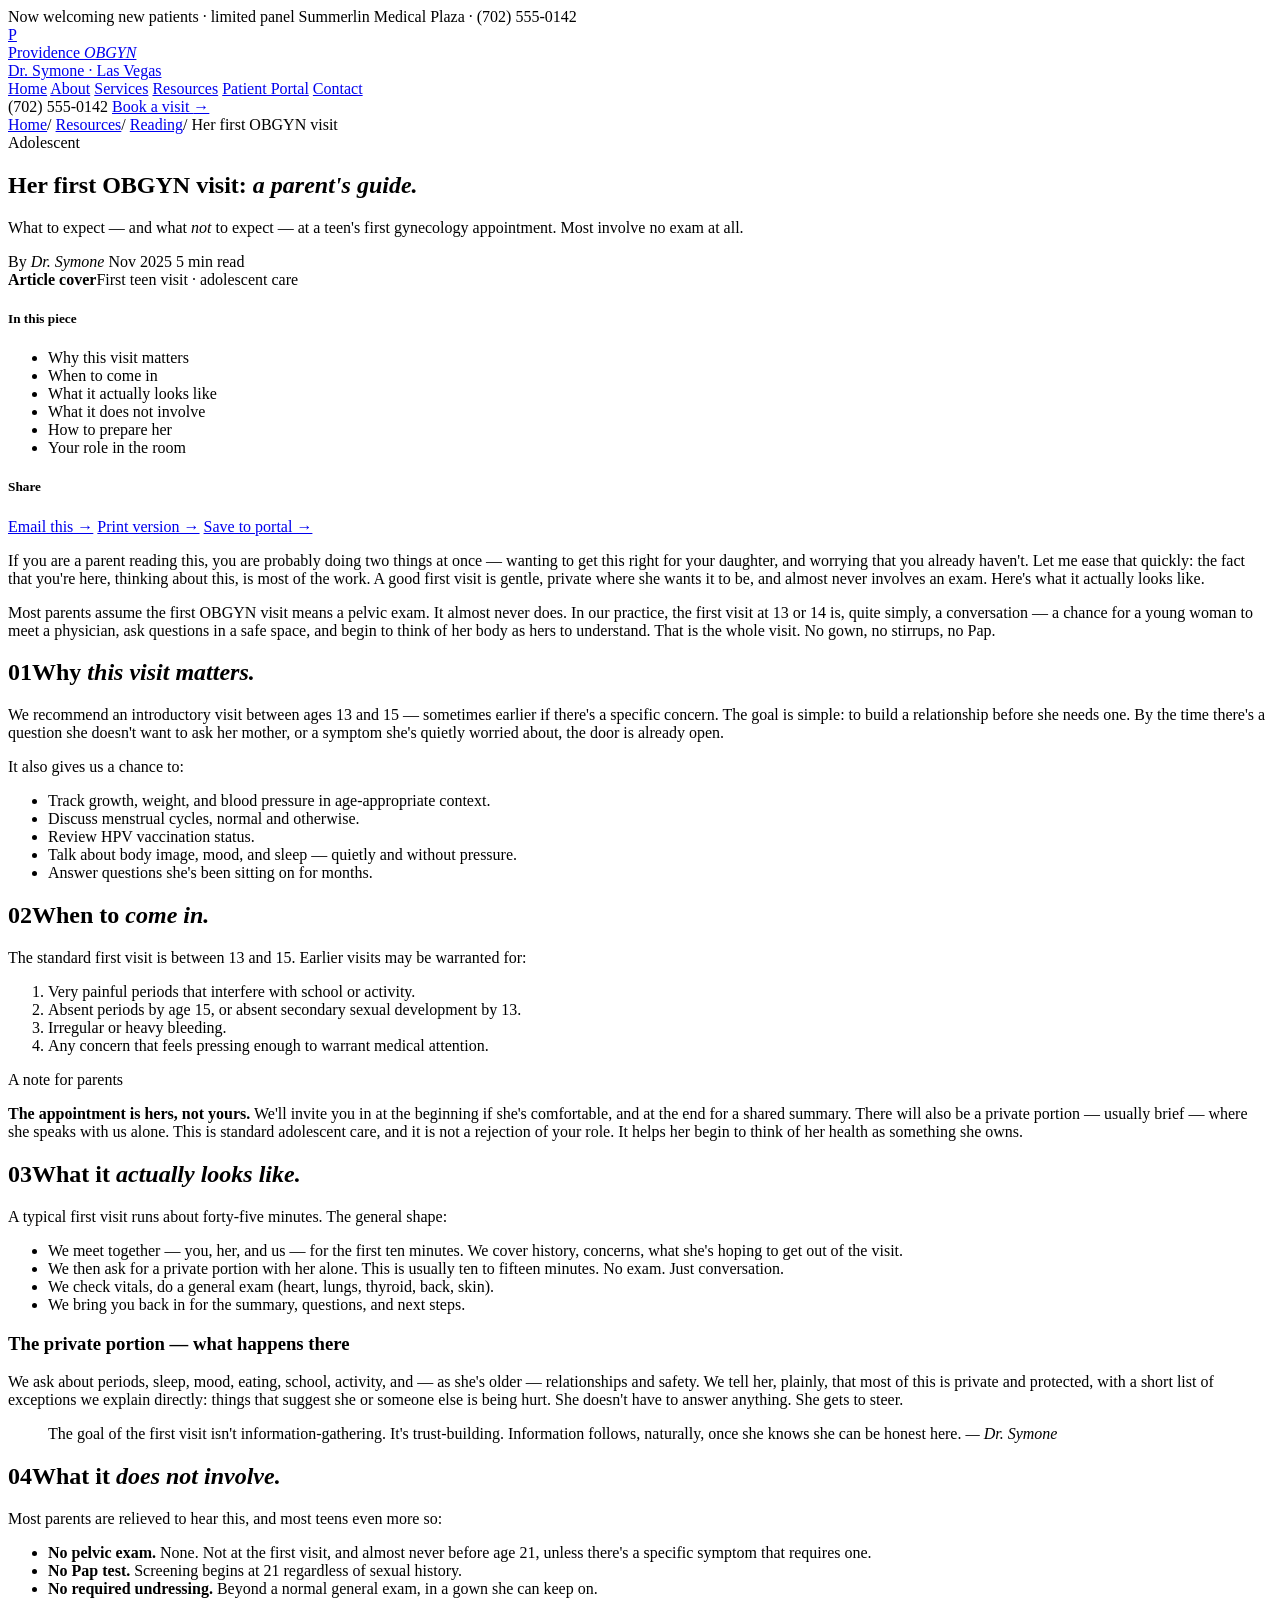
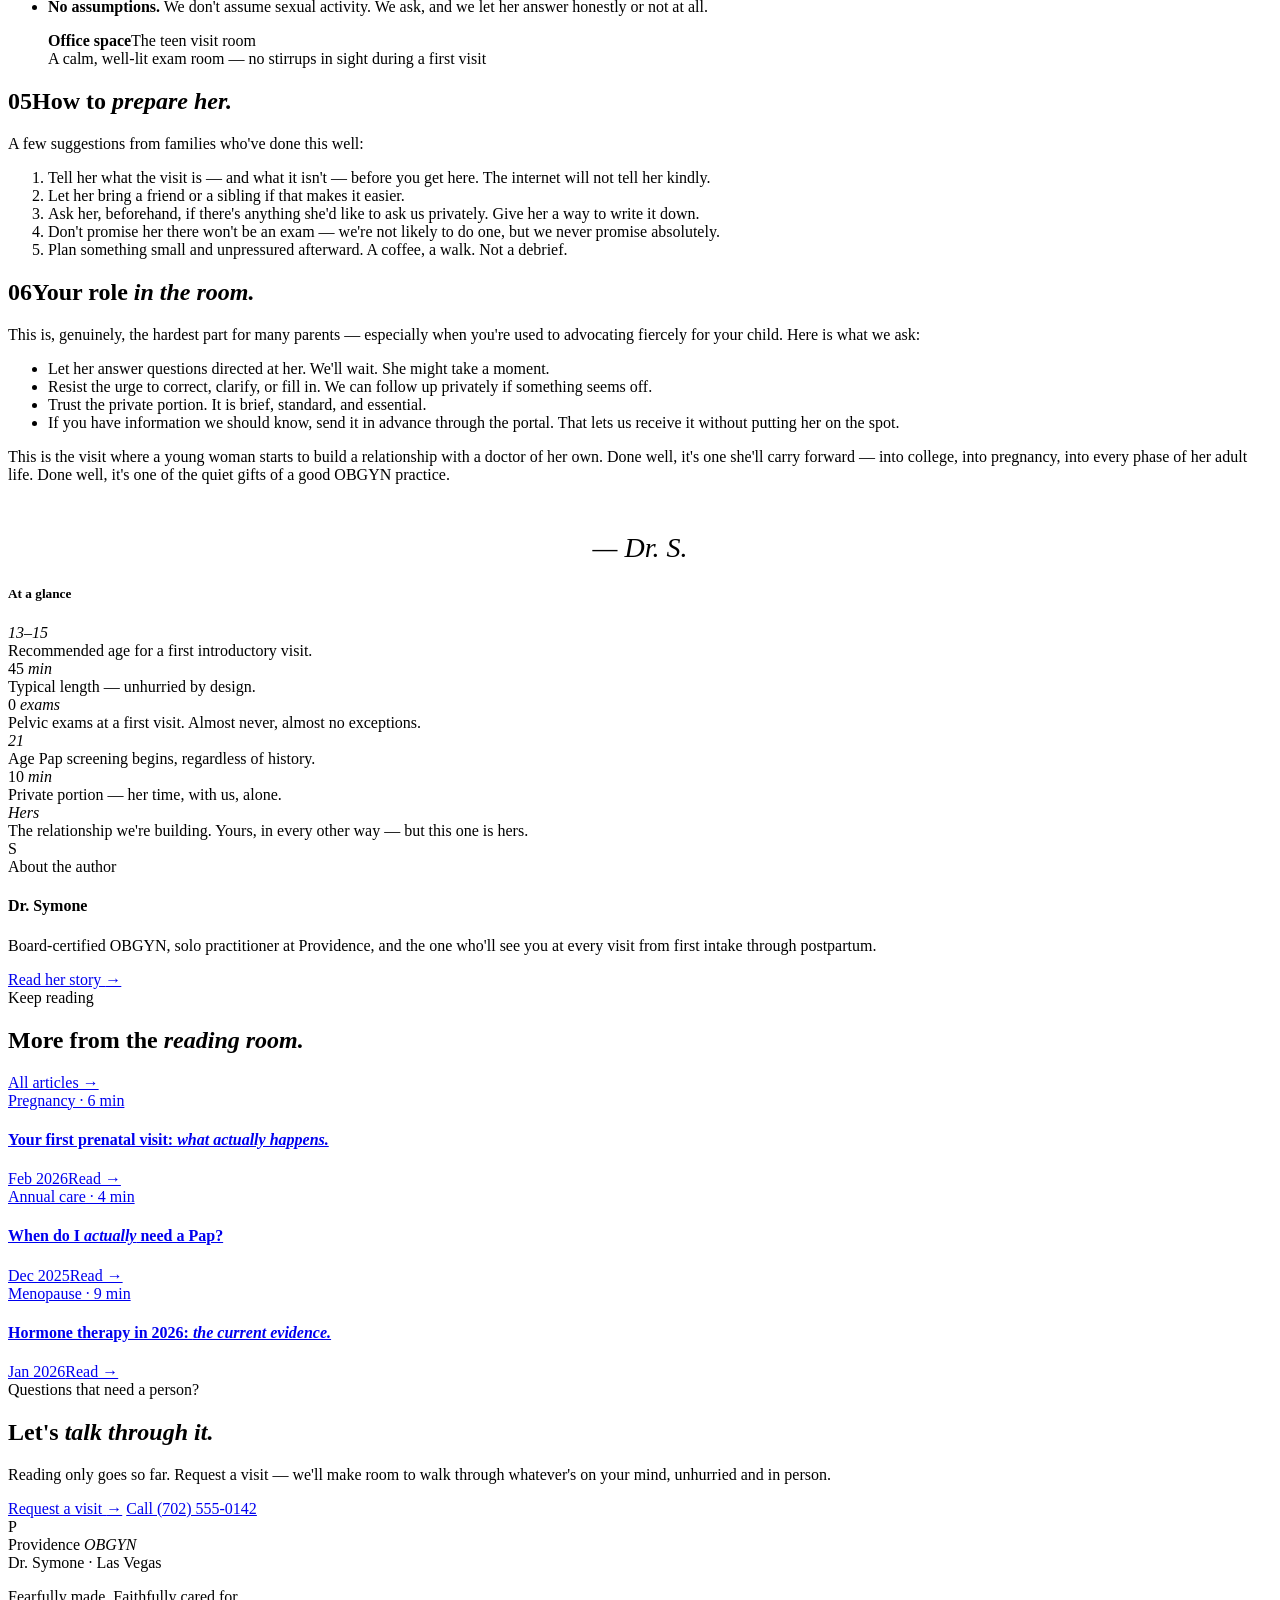
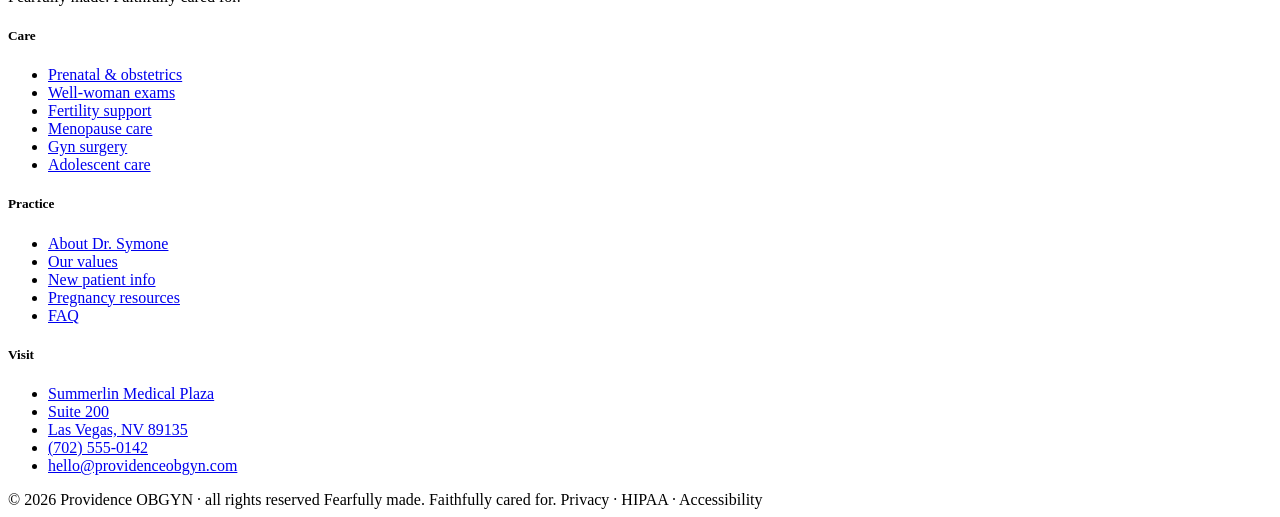
<file: first-prenatal-visit-print.html>
<!doctype html>
<html lang="en">
<head>
<meta charset="utf-8" />
<title>Her first OBGYN visit: a parent's guide — Providence OBGYN</title>
<meta name="viewport" content="width=device-width, initial-scale=1" />
<link rel="preconnect" href="https://fonts.googleapis.com">
<link rel="preconnect" href="https://fonts.gstatic.com" crossorigin>
<link href="https://fonts.googleapis.com/css2?family=Cormorant+Garamond:ital,wght@0,400;0,500;0,600;1,400;1,500&family=Fraunces:ital,opsz,wght@0,9..144,400;0,9..144,500;0,9..144,600;1,9..144,400;1,9..144,500&family=Inter:wght@300;400;500;600&family=JetBrains+Mono:wght@400;500&display=swap" rel="stylesheet">
<link rel="stylesheet" href="../shared.css?v=2" />
</head>
<body>

<div class="announce">
  <span><span class="dot"></span>Now welcoming new patients · limited panel</span>
  <span class="right">Summerlin Medical Plaza · (702) 555-0142</span>
</div>

<header class="nav">
  <a href="../index.html" class="logo">
    <div class="logo-mark">P</div>
    <div class="logo-text">
      <div class="name">Providence <em>OBGYN</em></div>
      <div class="sub">Dr. Symone · Las Vegas</div>
    </div>
  </a>
  <nav class="links">
    <a href="../index.html">Home</a>
    <a href="../about.html">About</a>
    <a href="../services.html">Services</a>
    <a href="../resources.html" class="active">Resources</a>
    <a href="../portal.html">Patient Portal</a>
    <a href="../contact.html">Contact</a>
  </nav>
  <div class="nav-right">
    <span class="nav-phone">(702) 555-0142</span>
    <a href="../book.html" class="btn primary">Book a visit <span class="arrow">→</span></a>
  </div>
</header>

<section class="art-hero">
  <div class="crumbs">
    <a href="../index.html">Home</a><span class="sep">/</span>
    <a href="../resources.html">Resources</a><span class="sep">/</span>
    <a href="../resources.html#articles">Reading</a><span class="sep">/</span>
    Her first OBGYN visit
  </div>
  <span class="cat">Adolescent</span>
  <h1>Her first OBGYN visit: <em>a parent's guide.</em></h1>
  <p class="dek">What to expect — and what <em>not</em> to expect — at a teen's first gynecology appointment. Most involve no exam at all.</p>
  <div class="meta">
    <span class="byline">By <em>Dr. Symone</em></span>
    <span class="rule"></span>
    <span>Nov 2025</span>
    <span class="rule"></span>
    <span>5 min read</span>
  </div>
</section>

<div class="art-cover img-frame">
  <div class="placeholder">
    <div class="tag"><strong>Article cover</strong>First teen visit · adolescent care</div>
  </div>
</div>

<div class="art-body">
  <aside class="side-left">
    <h5>In this piece</h5>
    <ul>
      <li class="active">Why this visit matters</li>
      <li>When to come in</li>
      <li>What it actually looks like</li>
      <li>What it does not involve</li>
      <li>How to prepare her</li>
      <li>Your role in the room</li>
    </ul>
    <h5>Share</h5>
    <div class="share">
      <a href="#">Email this →</a>
      <a href="#">Print version →</a>
      <a href="#">Save to portal →</a>
    </div>
  </aside>

  <article class="art-prose">
    <p>If you are a parent reading this, you are probably doing two things at once — wanting to get this right for your daughter, and worrying that you already haven't. Let me ease that quickly: the fact that you're here, thinking about this, is most of the work. A good first visit is gentle, private where she wants it to be, and almost never involves an exam. Here's what it actually looks like.</p>

    <p>Most parents assume the first OBGYN visit means a pelvic exam. It almost never does. In our practice, the first visit at 13 or 14 is, quite simply, a conversation — a chance for a young woman to meet a physician, ask questions in a safe space, and begin to think of her body as hers to understand. That is the whole visit. No gown, no stirrups, no Pap.</p>

    <h2><span class="num">01</span>Why <em>this visit matters.</em></h2>
    <p>We recommend an introductory visit between ages 13 and 15 — sometimes earlier if there's a specific concern. The goal is simple: to build a relationship before she needs one. By the time there's a question she doesn't want to ask her mother, or a symptom she's quietly worried about, the door is already open.</p>

    <p>It also gives us a chance to:</p>
    <ul>
      <li>Track growth, weight, and blood pressure in age-appropriate context.</li>
      <li>Discuss menstrual cycles, normal and otherwise.</li>
      <li>Review HPV vaccination status.</li>
      <li>Talk about body image, mood, and sleep — quietly and without pressure.</li>
      <li>Answer questions she's been sitting on for months.</li>
    </ul>

    <h2><span class="num">02</span>When to <em>come in.</em></h2>
    <p>The standard first visit is between 13 and 15. Earlier visits may be warranted for:</p>
    <ol>
      <li>Very painful periods that interfere with school or activity.</li>
      <li>Absent periods by age 15, or absent secondary sexual development by 13.</li>
      <li>Irregular or heavy bleeding.</li>
      <li>Any concern that feels pressing enough to warrant medical attention.</li>
    </ol>

    <div class="callout">
      <span class="label">A note for parents</span>
      <p><strong>The appointment is hers, not yours.</strong> We'll invite you in at the beginning if she's comfortable, and at the end for a shared summary. There will also be a private portion — usually brief — where she speaks with us alone. This is standard adolescent care, and it is not a rejection of your role. It helps her begin to think of her health as something she owns.</p>
    </div>

    <h2><span class="num">03</span>What it <em>actually looks like.</em></h2>
    <p>A typical first visit runs about forty-five minutes. The general shape:</p>
    <ul>
      <li>We meet together — you, her, and us — for the first ten minutes. We cover history, concerns, what she's hoping to get out of the visit.</li>
      <li>We then ask for a private portion with her alone. This is usually ten to fifteen minutes. No exam. Just conversation.</li>
      <li>We check vitals, do a general exam (heart, lungs, thyroid, back, skin).</li>
      <li>We bring you back in for the summary, questions, and next steps.</li>
    </ul>

    <h3>The private portion — what happens there</h3>
    <p>We ask about periods, sleep, mood, eating, school, activity, and — as she's older — relationships and safety. We tell her, plainly, that most of this is private and protected, with a short list of exceptions we explain directly: things that suggest she or someone else is being hurt. She doesn't have to answer anything. She gets to steer.</p>

    <blockquote>
      The goal of the first visit isn't information-gathering. It's trust-building. Information follows, naturally, once she knows she can be honest here.
      <cite>— Dr. Symone</cite>
    </blockquote>

    <h2><span class="num">04</span>What it <em>does not involve.</em></h2>
    <p>Most parents are relieved to hear this, and most teens even more so:</p>
    <ul>
      <li><strong>No pelvic exam.</strong> None. Not at the first visit, and almost never before age 21, unless there's a specific symptom that requires one.</li>
      <li><strong>No Pap test.</strong> Screening begins at 21 regardless of sexual history.</li>
      <li><strong>No required undressing.</strong> Beyond a normal general exam, in a gown she can keep on.</li>
      <li><strong>No assumptions.</strong> We don't assume sexual activity. We ask, and we let her answer honestly or not at all.</li>
    </ul>

    <figure>
      <div class="img-frame">
        <div class="placeholder">
          <div class="tag"><strong>Office space</strong>The teen visit room</div>
        </div>
      </div>
      <figcaption>A calm, well-lit exam room — no stirrups in sight during a first visit</figcaption>
    </figure>

    <h2><span class="num">05</span>How to <em>prepare her.</em></h2>
    <p>A few suggestions from families who've done this well:</p>
    <ol>
      <li>Tell her what the visit is — and what it isn't — before you get here. The internet will not tell her kindly.</li>
      <li>Let her bring a friend or a sibling if that makes it easier.</li>
      <li>Ask her, beforehand, if there's anything she'd like to ask us privately. Give her a way to write it down.</li>
      <li>Don't promise her there won't be an exam — we're not likely to do one, but we never promise absolutely.</li>
      <li>Plan something small and unpressured afterward. A coffee, a walk. Not a debrief.</li>
    </ol>

    <h2><span class="num">06</span>Your role <em>in the room.</em></h2>
    <p>This is, genuinely, the hardest part for many parents — especially when you're used to advocating fiercely for your child. Here is what we ask:</p>
    <ul>
      <li>Let her answer questions directed at her. We'll wait. She might take a moment.</li>
      <li>Resist the urge to correct, clarify, or fill in. We can follow up privately if something seems off.</li>
      <li>Trust the private portion. It is brief, standard, and essential.</li>
      <li>If you have information we should know, send it in advance through the portal. That lets us receive it without putting her on the spot.</li>
    </ul>

    <p>This is the visit where a young woman starts to build a relationship with a doctor of her own. Done well, it's one she'll carry forward — into college, into pregnancy, into every phase of her adult life. Done well, it's one of the quiet gifts of a good OBGYN practice.</p>

    <p style="text-align:center;font-style:italic;color:var(--wine);font-size:28px;margin:48px 0 0;">— Dr. S.</p>
    
  </article>

  <aside class="side-right">
    <h5>At a glance</h5>
    <div class="fact">
      <div class="big"><em>13–15</em></div>
      <div class="small">Recommended age for a first introductory visit.</div>
    </div>
<div class="fact">
      <div class="big">45 <em>min</em></div>
      <div class="small">Typical length — unhurried by design.</div>
    </div>
<div class="fact">
      <div class="big">0 <em>exams</em></div>
      <div class="small">Pelvic exams at a first visit. Almost never, almost no exceptions.</div>
    </div>
<div class="fact">
      <div class="big"><em>21</em></div>
      <div class="small">Age Pap screening begins, regardless of history.</div>
    </div>
<div class="fact">
      <div class="big">10 <em>min</em></div>
      <div class="small">Private portion — her time, with us, alone.</div>
    </div>
<div class="fact">
      <div class="big"><em>Hers</em></div>
      <div class="small">The relationship we're building. Yours, in every other way — but this one is hers.</div>
    </div>
  </aside>
</div>

<div class="art-author">
  <div class="portrait">S</div>
  <div>
    <div class="meta-by">About the author</div>
    <h4>Dr. Symone</h4>
    <p>Board-certified OBGYN, solo practitioner at Providence, and the one who'll see you at every visit from first intake through postpartum.</p>
  </div>
  <a href="../about.html" class="btn">Read her story <span class="arrow">→</span></a>
</div>

<section class="related">
  <div class="head">
    <div>
      <span class="eyebrow">Keep reading</span>
      <h2>More from the <em>reading room.</em></h2>
    </div>
    <a href="../resources.html">All articles →</a>
  </div>
  <div class="r-grid">
    
    <a class="r-card" href="first-prenatal-visit.html">
      <span class="rcat">Pregnancy · 6 min</span>
      <h4>Your first prenatal visit: <em>what actually happens.</em></h4>
      <div class="rfoot"><span>Feb 2026</span><span class="rread">Read →</span></div>
    </a>

    <a class="r-card" href="when-do-i-need-a-pap.html">
      <span class="rcat">Annual care · 4 min</span>
      <h4>When do I <em>actually</em> need a Pap?</h4>
      <div class="rfoot"><span>Dec 2025</span><span class="rread">Read →</span></div>
    </a>

    <a class="r-card" href="hormone-therapy-2026.html">
      <span class="rcat">Menopause · 9 min</span>
      <h4>Hormone therapy in 2026: <em>the current evidence.</em></h4>
      <div class="rfoot"><span>Jan 2026</span><span class="rread">Read →</span></div>
    </a>
  </div>
</section>

<section class="final-cta">
  <span class="eyebrow">Questions that need a person?</span>
  <h2>Let's <em>talk through it.</em></h2>
  <p class="lede">Reading only goes so far. Request a visit — we'll make room to walk through whatever's on your mind, unhurried and in person.</p>
  <div class="ctas">
    <a href="../book.html" class="btn primary">Request a visit <span class="arrow">→</span></a>
    <a href="../contact.html" class="btn gold">Call (702) 555-0142</a>
  </div>
</section>

<footer>
  <div class="footer-grid">
    <div class="brand">
      <div class="logo">
        <div class="logo-mark">P</div>
        <div class="logo-text">
          <div class="name">Providence <em>OBGYN</em></div>
          <div class="sub">Dr. Symone · Las Vegas</div>
        </div>
      </div>
      <p>Fearfully made. Faithfully cared for.</p>
    </div>
    <div><h5>Care</h5><ul><li><a href="../services.html">Prenatal &amp; obstetrics</a></li><li><a href="../services.html">Well-woman exams</a></li><li><a href="../services.html">Fertility support</a></li><li><a href="../services.html">Menopause care</a></li><li><a href="../services.html">Gyn surgery</a></li><li><a href="../services.html">Adolescent care</a></li></ul></div>
    <div><h5>Practice</h5><ul><li><a href="../about.html">About Dr. Symone</a></li><li><a href="../about.html">Our values</a></li><li><a href="../book.html">New patient info</a></li><li><a href="../resources.html">Pregnancy resources</a></li><li><a href="../faq.html">FAQ</a></li></ul></div>
    <div><h5>Visit</h5><ul><li><a href="../contact.html">Summerlin Medical Plaza</a></li><li><a href="../contact.html">Suite 200</a></li><li><a href="../contact.html">Las Vegas, NV 89135</a></li><li><a href="../contact.html">(702) 555-0142</a></li><li><a href="../contact.html">hello@providenceobgyn.com</a></li></ul></div>
  </div>
  <div class="footer-bottom">
    <span>© 2026 Providence OBGYN · all rights reserved</span>
    <span class="tagline">Fearfully made. Faithfully cared for.</span>
    <span>Privacy · HIPAA · Accessibility</span>
  </div>
</footer>

</body>
</html>
</file>
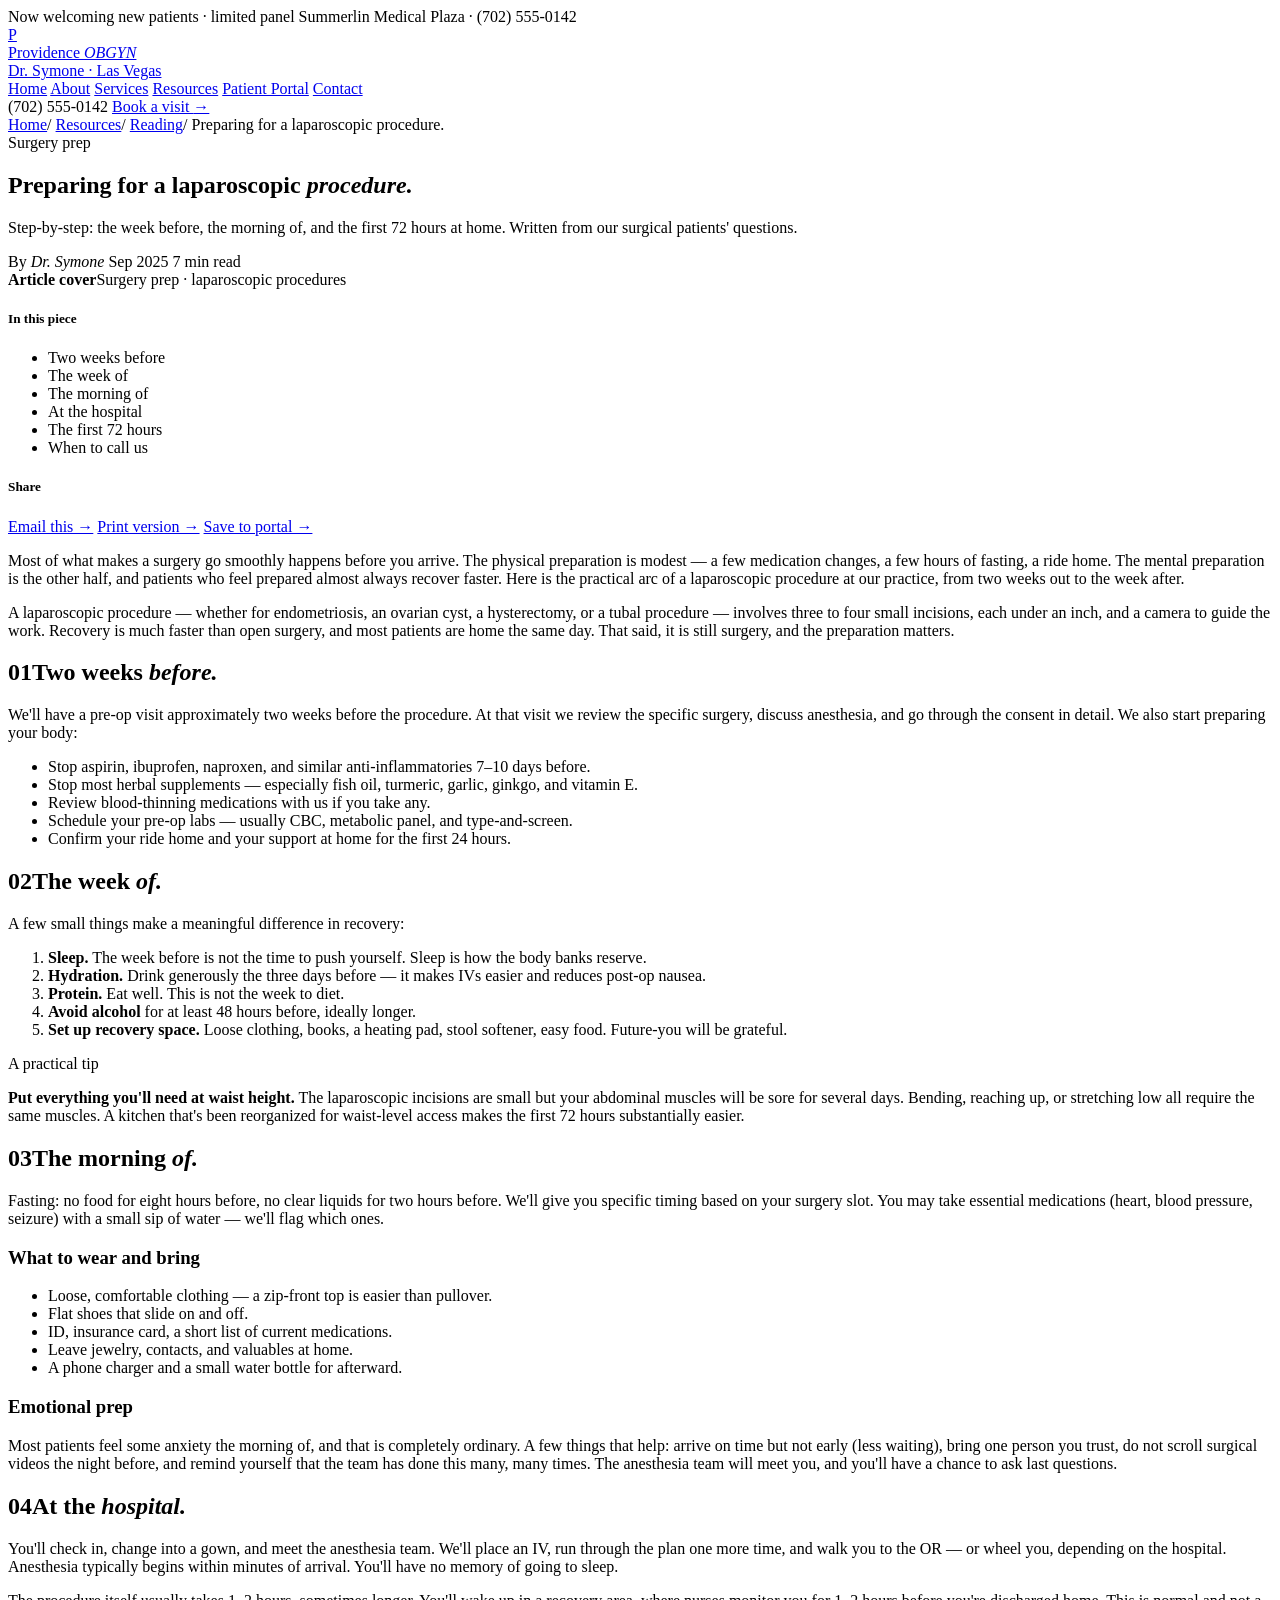
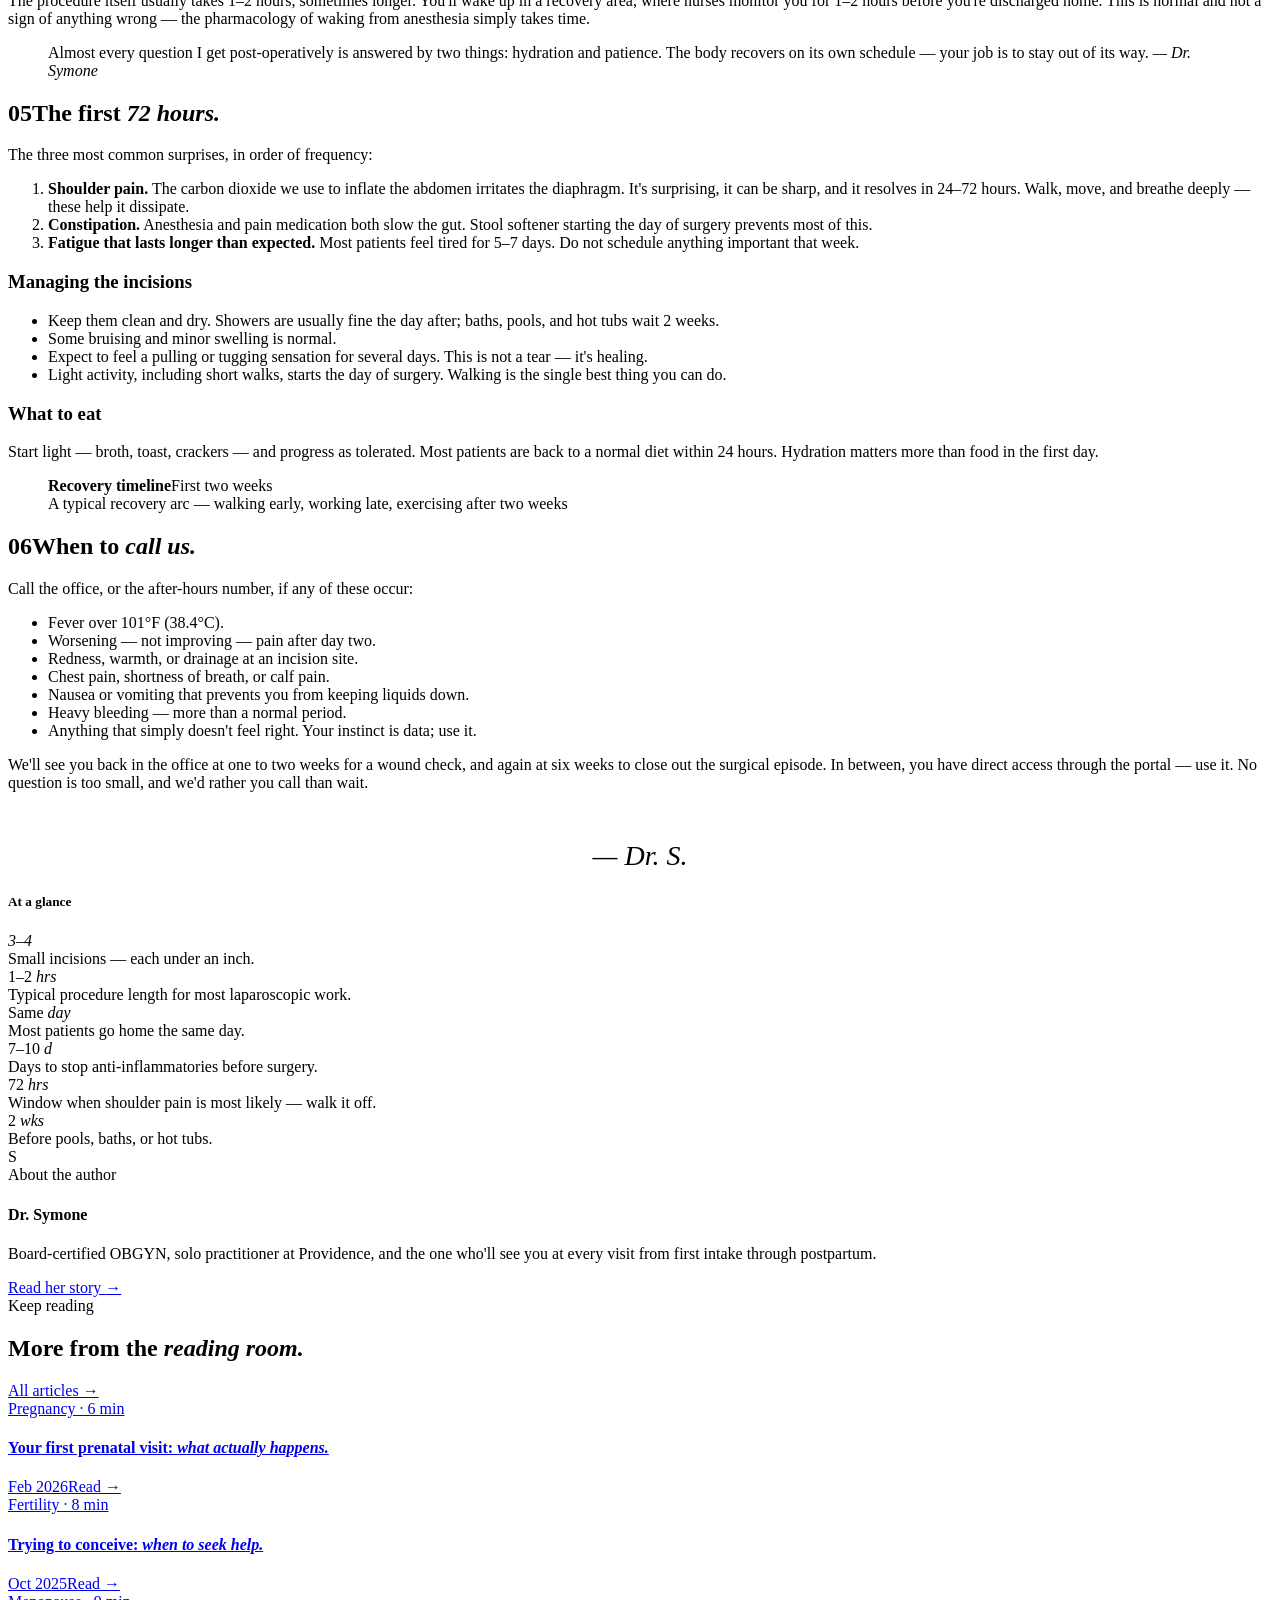
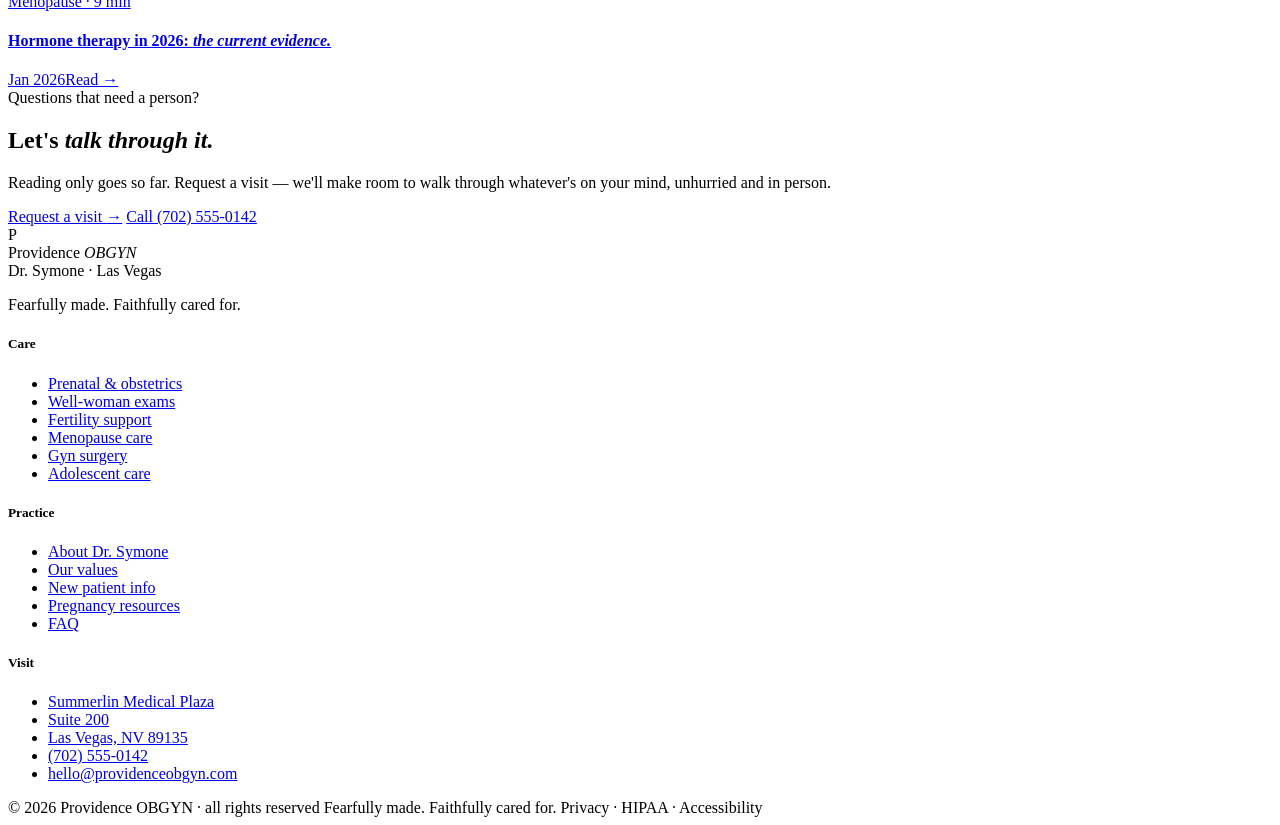
<file: first-prenatal-visit.html>
<!doctype html>
<html lang="en">
<head>
<meta charset="utf-8" />
<title>Preparing for a laparoscopic procedure — Providence OBGYN</title>
<meta name="viewport" content="width=device-width, initial-scale=1" />
<link rel="preconnect" href="https://fonts.googleapis.com">
<link rel="preconnect" href="https://fonts.gstatic.com" crossorigin>
<link href="https://fonts.googleapis.com/css2?family=Cormorant+Garamond:ital,wght@0,400;0,500;0,600;1,400;1,500&family=Fraunces:ital,opsz,wght@0,9..144,400;0,9..144,500;0,9..144,600;1,9..144,400;1,9..144,500&family=Inter:wght@300;400;500;600&family=JetBrains+Mono:wght@400;500&display=swap" rel="stylesheet">
<link rel="stylesheet" href="../shared.css?v=2" />
</head>
<body>

<div class="announce">
  <span><span class="dot"></span>Now welcoming new patients · limited panel</span>
  <span class="right">Summerlin Medical Plaza · (702) 555-0142</span>
</div>

<header class="nav">
  <a href="../index.html" class="logo">
    <div class="logo-mark">P</div>
    <div class="logo-text">
      <div class="name">Providence <em>OBGYN</em></div>
      <div class="sub">Dr. Symone · Las Vegas</div>
    </div>
  </a>
  <nav class="links">
    <a href="../index.html">Home</a>
    <a href="../about.html">About</a>
    <a href="../services.html">Services</a>
    <a href="../resources.html" class="active">Resources</a>
    <a href="../portal.html">Patient Portal</a>
    <a href="../contact.html">Contact</a>
  </nav>
  <div class="nav-right">
    <span class="nav-phone">(702) 555-0142</span>
    <a href="../book.html" class="btn primary">Book a visit <span class="arrow">→</span></a>
  </div>
</header>

<section class="art-hero">
  <div class="crumbs">
    <a href="../index.html">Home</a><span class="sep">/</span>
    <a href="../resources.html">Resources</a><span class="sep">/</span>
    <a href="../resources.html#articles">Reading</a><span class="sep">/</span>
    Preparing for a laparoscopic procedure.
  </div>
  <span class="cat">Surgery prep</span>
  <h1>Preparing for a laparoscopic <em>procedure.</em></h1>
  <p class="dek">Step-by-step: the week before, the morning of, and the first 72 hours at home. Written from our surgical patients' questions.</p>
  <div class="meta">
    <span class="byline">By <em>Dr. Symone</em></span>
    <span class="rule"></span>
    <span>Sep 2025</span>
    <span class="rule"></span>
    <span>7 min read</span>
  </div>
</section>

<div class="art-cover img-frame">
  <div class="placeholder">
    <div class="tag"><strong>Article cover</strong>Surgery prep · laparoscopic procedures</div>
  </div>
</div>

<div class="art-body">
  <aside class="side-left">
    <h5>In this piece</h5>
    <ul>
      <li class="active">Two weeks before</li>
      <li>The week of</li>
      <li>The morning of</li>
      <li>At the hospital</li>
      <li>The first 72 hours</li>
      <li>When to call us</li>
    </ul>
    <h5>Share</h5>
    <div class="share">
      <a href="#">Email this →</a>
      <a href="#">Print version →</a>
      <a href="#">Save to portal →</a>
    </div>
  </aside>

  <article class="art-prose">
    <p>Most of what makes a surgery go smoothly happens before you arrive. The physical preparation is modest — a few medication changes, a few hours of fasting, a ride home. The mental preparation is the other half, and patients who feel prepared almost always recover faster. Here is the practical arc of a laparoscopic procedure at our practice, from two weeks out to the week after.</p>

    <p>A laparoscopic procedure — whether for endometriosis, an ovarian cyst, a hysterectomy, or a tubal procedure — involves three to four small incisions, each under an inch, and a camera to guide the work. Recovery is much faster than open surgery, and most patients are home the same day. That said, it is still surgery, and the preparation matters.</p>

    <h2><span class="num">01</span>Two weeks <em>before.</em></h2>
    <p>We'll have a pre-op visit approximately two weeks before the procedure. At that visit we review the specific surgery, discuss anesthesia, and go through the consent in detail. We also start preparing your body:</p>
    <ul>
      <li>Stop aspirin, ibuprofen, naproxen, and similar anti-inflammatories 7–10 days before.</li>
      <li>Stop most herbal supplements — especially fish oil, turmeric, garlic, ginkgo, and vitamin E.</li>
      <li>Review blood-thinning medications with us if you take any.</li>
      <li>Schedule your pre-op labs — usually CBC, metabolic panel, and type-and-screen.</li>
      <li>Confirm your ride home and your support at home for the first 24 hours.</li>
    </ul>

    <h2><span class="num">02</span>The week <em>of.</em></h2>
    <p>A few small things make a meaningful difference in recovery:</p>
    <ol>
      <li><strong>Sleep.</strong> The week before is not the time to push yourself. Sleep is how the body banks reserve.</li>
      <li><strong>Hydration.</strong> Drink generously the three days before — it makes IVs easier and reduces post-op nausea.</li>
      <li><strong>Protein.</strong> Eat well. This is not the week to diet.</li>
      <li><strong>Avoid alcohol</strong> for at least 48 hours before, ideally longer.</li>
      <li><strong>Set up recovery space.</strong> Loose clothing, books, a heating pad, stool softener, easy food. Future-you will be grateful.</li>
    </ol>

    <div class="callout">
      <span class="label">A practical tip</span>
      <p><strong>Put everything you'll need at waist height.</strong> The laparoscopic incisions are small but your abdominal muscles will be sore for several days. Bending, reaching up, or stretching low all require the same muscles. A kitchen that's been reorganized for waist-level access makes the first 72 hours substantially easier.</p>
    </div>

    <h2><span class="num">03</span>The morning <em>of.</em></h2>
    <p>Fasting: no food for eight hours before, no clear liquids for two hours before. We'll give you specific timing based on your surgery slot. You may take essential medications (heart, blood pressure, seizure) with a small sip of water — we'll flag which ones.</p>

    <h3>What to wear and bring</h3>
    <ul>
      <li>Loose, comfortable clothing — a zip-front top is easier than pullover.</li>
      <li>Flat shoes that slide on and off.</li>
      <li>ID, insurance card, a short list of current medications.</li>
      <li>Leave jewelry, contacts, and valuables at home.</li>
      <li>A phone charger and a small water bottle for afterward.</li>
    </ul>

    <h3>Emotional prep</h3>
    <p>Most patients feel some anxiety the morning of, and that is completely ordinary. A few things that help: arrive on time but not early (less waiting), bring one person you trust, do not scroll surgical videos the night before, and remind yourself that the team has done this many, many times. The anesthesia team will meet you, and you'll have a chance to ask last questions.</p>

    <h2><span class="num">04</span>At the <em>hospital.</em></h2>
    <p>You'll check in, change into a gown, and meet the anesthesia team. We'll place an IV, run through the plan one more time, and walk you to the OR — or wheel you, depending on the hospital. Anesthesia typically begins within minutes of arrival. You'll have no memory of going to sleep.</p>

    <p>The procedure itself usually takes 1–2 hours, sometimes longer. You'll wake up in a recovery area, where nurses monitor you for 1–2 hours before you're discharged home. This is normal and not a sign of anything wrong — the pharmacology of waking from anesthesia simply takes time.</p>

    <blockquote>
      Almost every question I get post-operatively is answered by two things: hydration and patience. The body recovers on its own schedule — your job is to stay out of its way.
      <cite>— Dr. Symone</cite>
    </blockquote>

    <h2><span class="num">05</span>The first <em>72 hours.</em></h2>
    <p>The three most common surprises, in order of frequency:</p>
    <ol>
      <li><strong>Shoulder pain.</strong> The carbon dioxide we use to inflate the abdomen irritates the diaphragm. It's surprising, it can be sharp, and it resolves in 24–72 hours. Walk, move, and breathe deeply — these help it dissipate.</li>
      <li><strong>Constipation.</strong> Anesthesia and pain medication both slow the gut. Stool softener starting the day of surgery prevents most of this.</li>
      <li><strong>Fatigue that lasts longer than expected.</strong> Most patients feel tired for 5–7 days. Do not schedule anything important that week.</li>
    </ol>

    <h3>Managing the incisions</h3>
    <ul>
      <li>Keep them clean and dry. Showers are usually fine the day after; baths, pools, and hot tubs wait 2 weeks.</li>
      <li>Some bruising and minor swelling is normal.</li>
      <li>Expect to feel a pulling or tugging sensation for several days. This is not a tear — it's healing.</li>
      <li>Light activity, including short walks, starts the day of surgery. Walking is the single best thing you can do.</li>
    </ul>

    <h3>What to eat</h3>
    <p>Start light — broth, toast, crackers — and progress as tolerated. Most patients are back to a normal diet within 24 hours. Hydration matters more than food in the first day.</p>

    <figure>
      <div class="img-frame">
        <div class="placeholder">
          <div class="tag"><strong>Recovery timeline</strong>First two weeks</div>
        </div>
      </div>
      <figcaption>A typical recovery arc — walking early, working late, exercising after two weeks</figcaption>
    </figure>

    <h2><span class="num">06</span>When to <em>call us.</em></h2>
    <p>Call the office, or the after-hours number, if any of these occur:</p>
    <ul>
      <li>Fever over 101°F (38.4°C).</li>
      <li>Worsening — not improving — pain after day two.</li>
      <li>Redness, warmth, or drainage at an incision site.</li>
      <li>Chest pain, shortness of breath, or calf pain.</li>
      <li>Nausea or vomiting that prevents you from keeping liquids down.</li>
      <li>Heavy bleeding — more than a normal period.</li>
      <li>Anything that simply doesn't feel right. Your instinct is data; use it.</li>
    </ul>

    <p>We'll see you back in the office at one to two weeks for a wound check, and again at six weeks to close out the surgical episode. In between, you have direct access through the portal — use it. No question is too small, and we'd rather you call than wait.</p>

    <p style="text-align:center;font-style:italic;color:var(--wine);font-size:28px;margin:48px 0 0;">— Dr. S.</p>
    
  </article>

  <aside class="side-right">
    <h5>At a glance</h5>
    <div class="fact">
      <div class="big"><em>3–4</em></div>
      <div class="small">Small incisions — each under an inch.</div>
    </div>
<div class="fact">
      <div class="big">1–2 <em>hrs</em></div>
      <div class="small">Typical procedure length for most laparoscopic work.</div>
    </div>
<div class="fact">
      <div class="big">Same <em>day</em></div>
      <div class="small">Most patients go home the same day.</div>
    </div>
<div class="fact">
      <div class="big">7–10 <em>d</em></div>
      <div class="small">Days to stop anti-inflammatories before surgery.</div>
    </div>
<div class="fact">
      <div class="big">72 <em>hrs</em></div>
      <div class="small">Window when shoulder pain is most likely — walk it off.</div>
    </div>
<div class="fact">
      <div class="big">2 <em>wks</em></div>
      <div class="small">Before pools, baths, or hot tubs.</div>
    </div>
  </aside>
</div>

<div class="art-author">
  <div class="portrait">S</div>
  <div>
    <div class="meta-by">About the author</div>
    <h4>Dr. Symone</h4>
    <p>Board-certified OBGYN, solo practitioner at Providence, and the one who'll see you at every visit from first intake through postpartum.</p>
  </div>
  <a href="../about.html" class="btn">Read her story <span class="arrow">→</span></a>
</div>

<section class="related">
  <div class="head">
    <div>
      <span class="eyebrow">Keep reading</span>
      <h2>More from the <em>reading room.</em></h2>
    </div>
    <a href="../resources.html">All articles →</a>
  </div>
  <div class="r-grid">
    
    <a class="r-card" href="first-prenatal-visit.html">
      <span class="rcat">Pregnancy · 6 min</span>
      <h4>Your first prenatal visit: <em>what actually happens.</em></h4>
      <div class="rfoot"><span>Feb 2026</span><span class="rread">Read →</span></div>
    </a>

    <a class="r-card" href="trying-to-conceive.html">
      <span class="rcat">Fertility · 8 min</span>
      <h4>Trying to conceive: <em>when to seek help.</em></h4>
      <div class="rfoot"><span>Oct 2025</span><span class="rread">Read →</span></div>
    </a>

    <a class="r-card" href="hormone-therapy-2026.html">
      <span class="rcat">Menopause · 9 min</span>
      <h4>Hormone therapy in 2026: <em>the current evidence.</em></h4>
      <div class="rfoot"><span>Jan 2026</span><span class="rread">Read →</span></div>
    </a>
  </div>
</section>

<section class="final-cta">
  <span class="eyebrow">Questions that need a person?</span>
  <h2>Let's <em>talk through it.</em></h2>
  <p class="lede">Reading only goes so far. Request a visit — we'll make room to walk through whatever's on your mind, unhurried and in person.</p>
  <div class="ctas">
    <a href="../book.html" class="btn primary">Request a visit <span class="arrow">→</span></a>
    <a href="../contact.html" class="btn gold">Call (702) 555-0142</a>
  </div>
</section>

<footer>
  <div class="footer-grid">
    <div class="brand">
      <div class="logo">
        <div class="logo-mark">P</div>
        <div class="logo-text">
          <div class="name">Providence <em>OBGYN</em></div>
          <div class="sub">Dr. Symone · Las Vegas</div>
        </div>
      </div>
      <p>Fearfully made. Faithfully cared for.</p>
    </div>
    <div><h5>Care</h5><ul><li><a href="../services.html">Prenatal &amp; obstetrics</a></li><li><a href="../services.html">Well-woman exams</a></li><li><a href="../services.html">Fertility support</a></li><li><a href="../services.html">Menopause care</a></li><li><a href="../services.html">Gyn surgery</a></li><li><a href="../services.html">Adolescent care</a></li></ul></div>
    <div><h5>Practice</h5><ul><li><a href="../about.html">About Dr. Symone</a></li><li><a href="../about.html">Our values</a></li><li><a href="../book.html">New patient info</a></li><li><a href="../resources.html">Pregnancy resources</a></li><li><a href="../faq.html">FAQ</a></li></ul></div>
    <div><h5>Visit</h5><ul><li><a href="../contact.html">Summerlin Medical Plaza</a></li><li><a href="../contact.html">Suite 200</a></li><li><a href="../contact.html">Las Vegas, NV 89135</a></li><li><a href="../contact.html">(702) 555-0142</a></li><li><a href="../contact.html">hello@providenceobgyn.com</a></li></ul></div>
  </div>
  <div class="footer-bottom">
    <span>© 2026 Providence OBGYN · all rights reserved</span>
    <span class="tagline">Fearfully made. Faithfully cared for.</span>
    <span>Privacy · HIPAA · Accessibility</span>
  </div>
</footer>

</body>
</html>
</file>
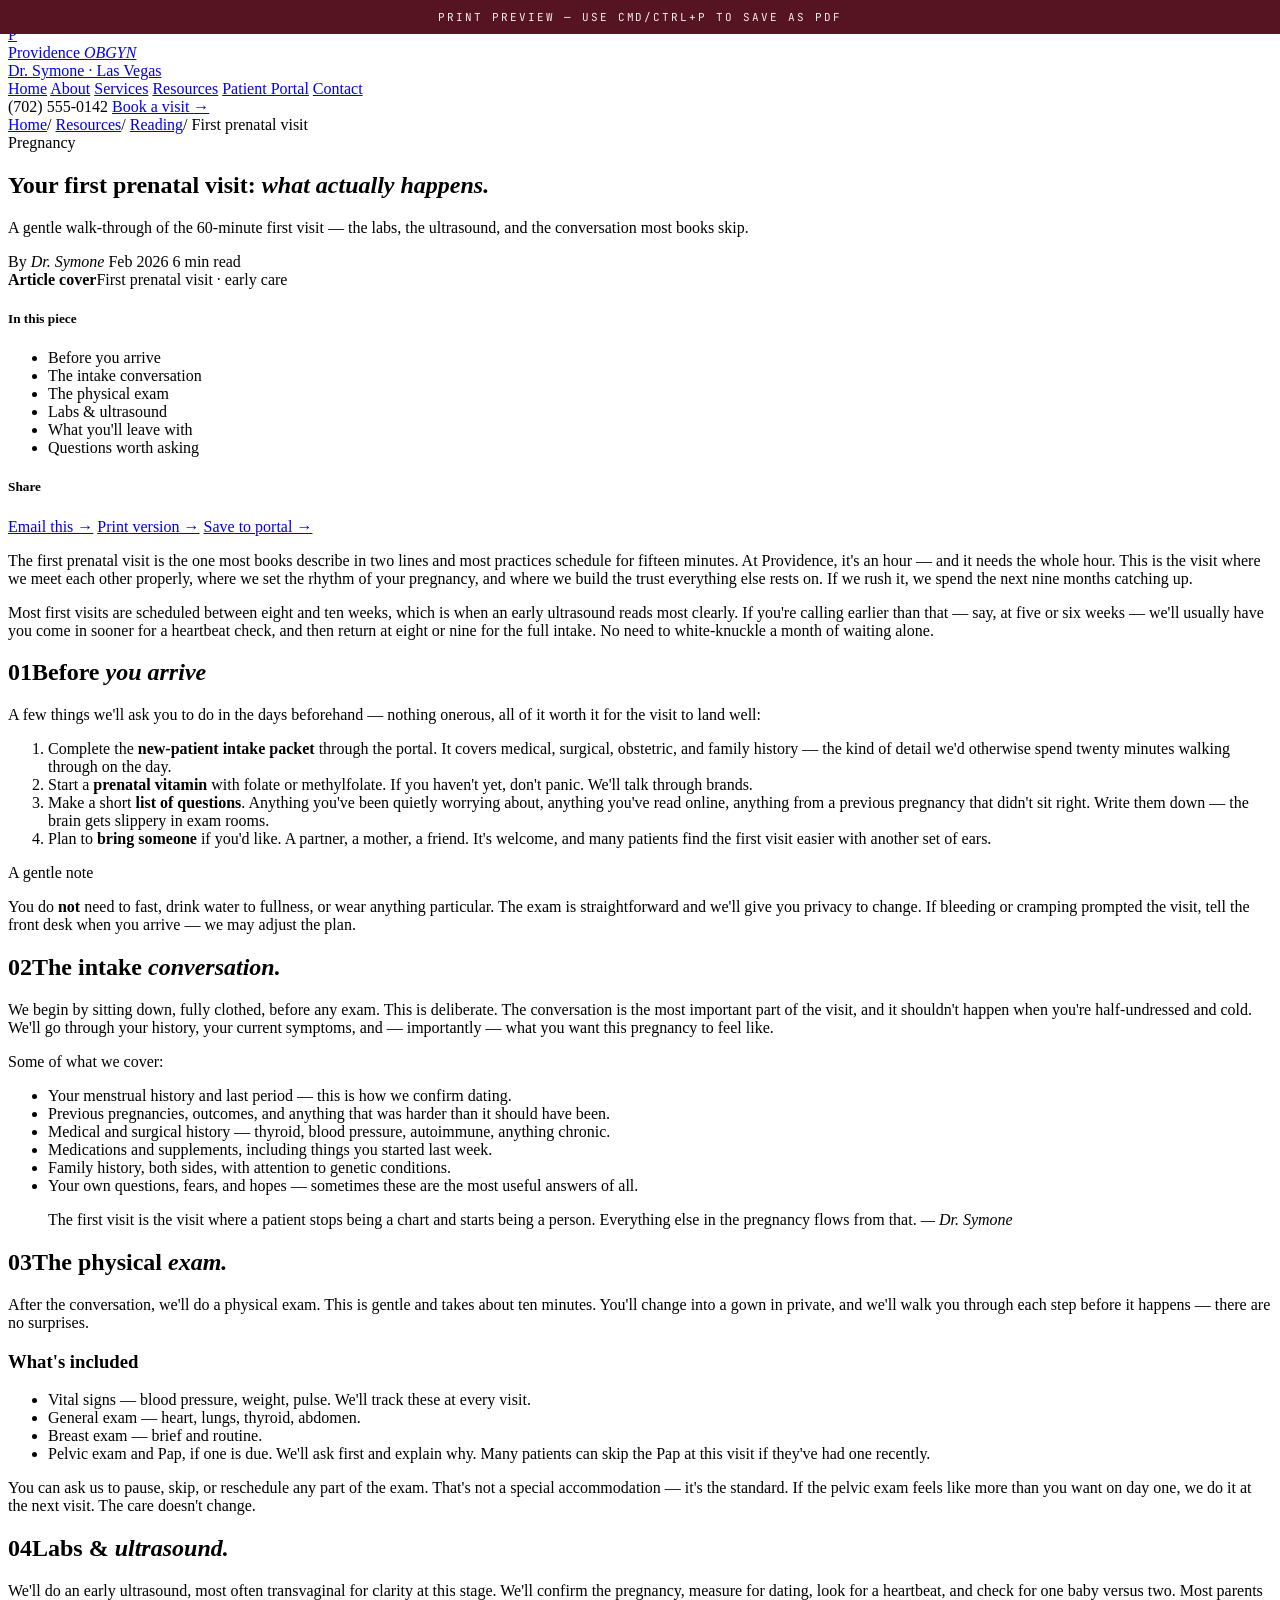
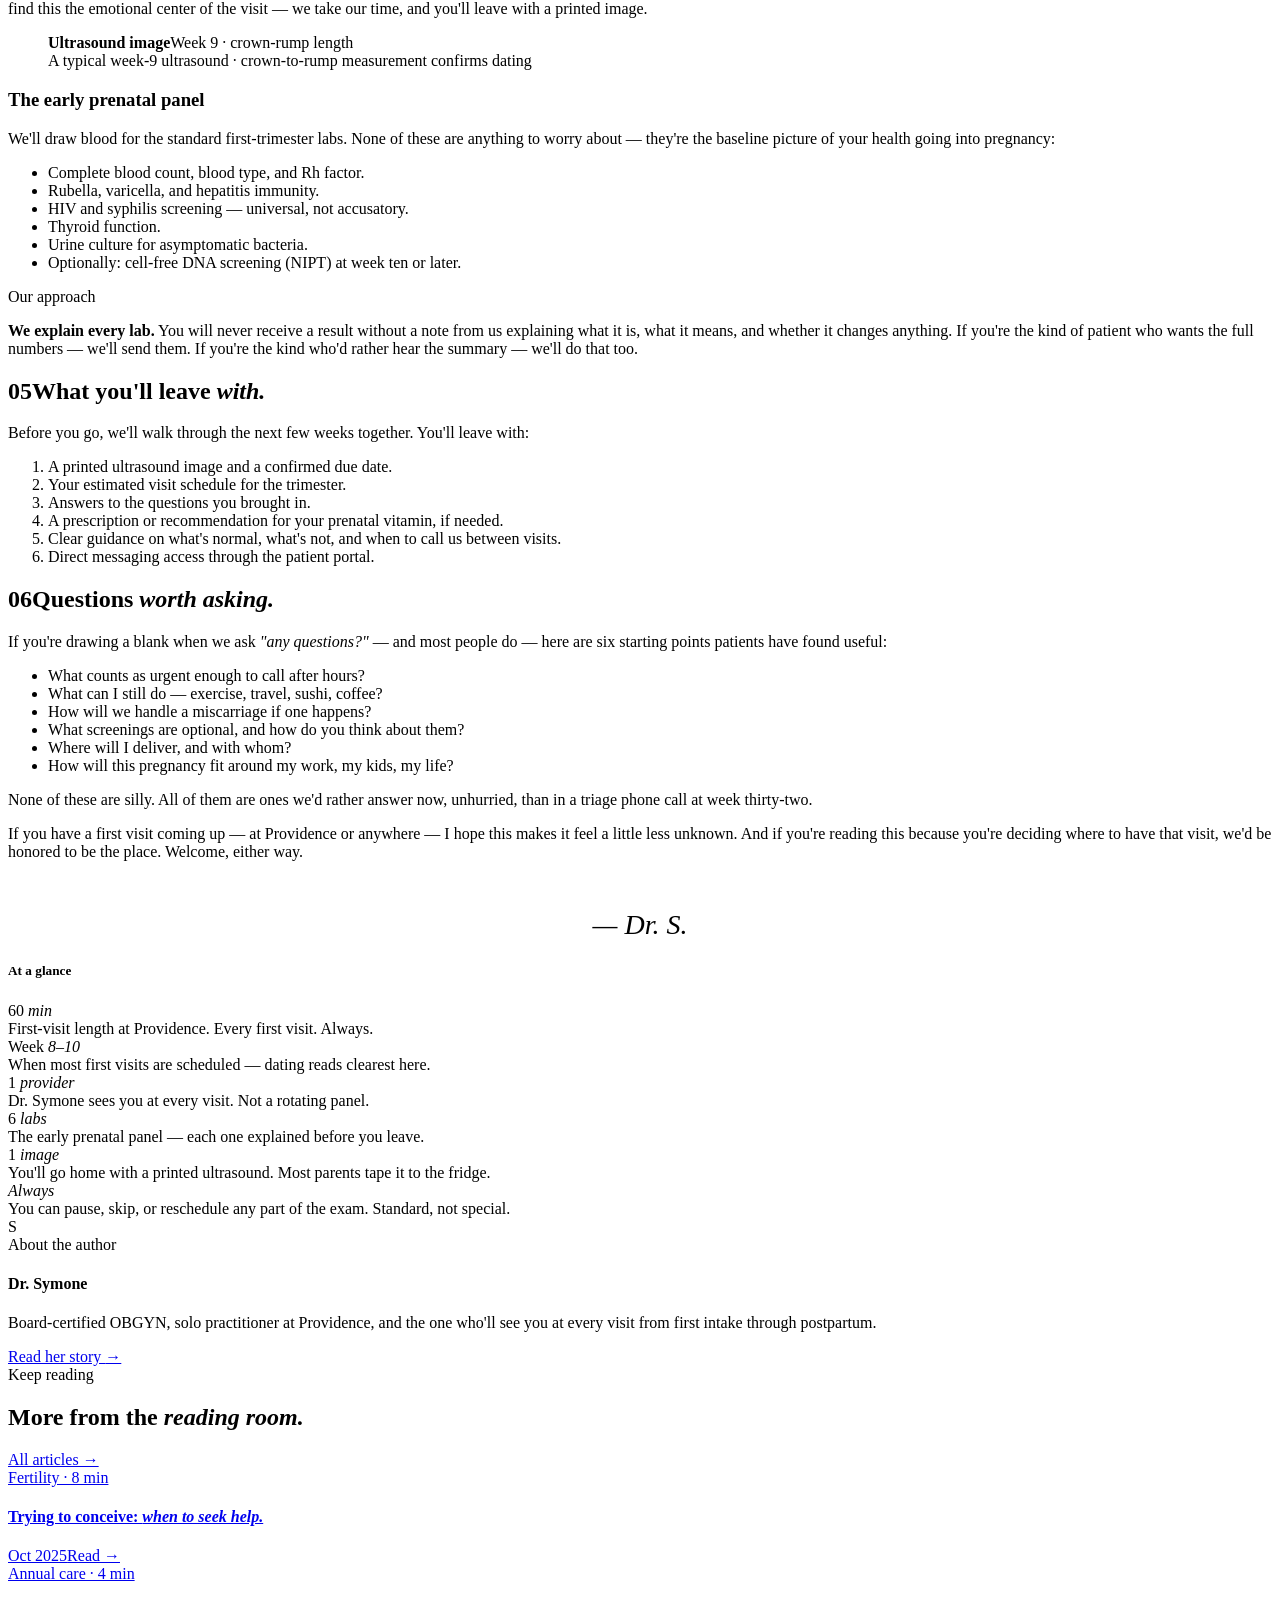
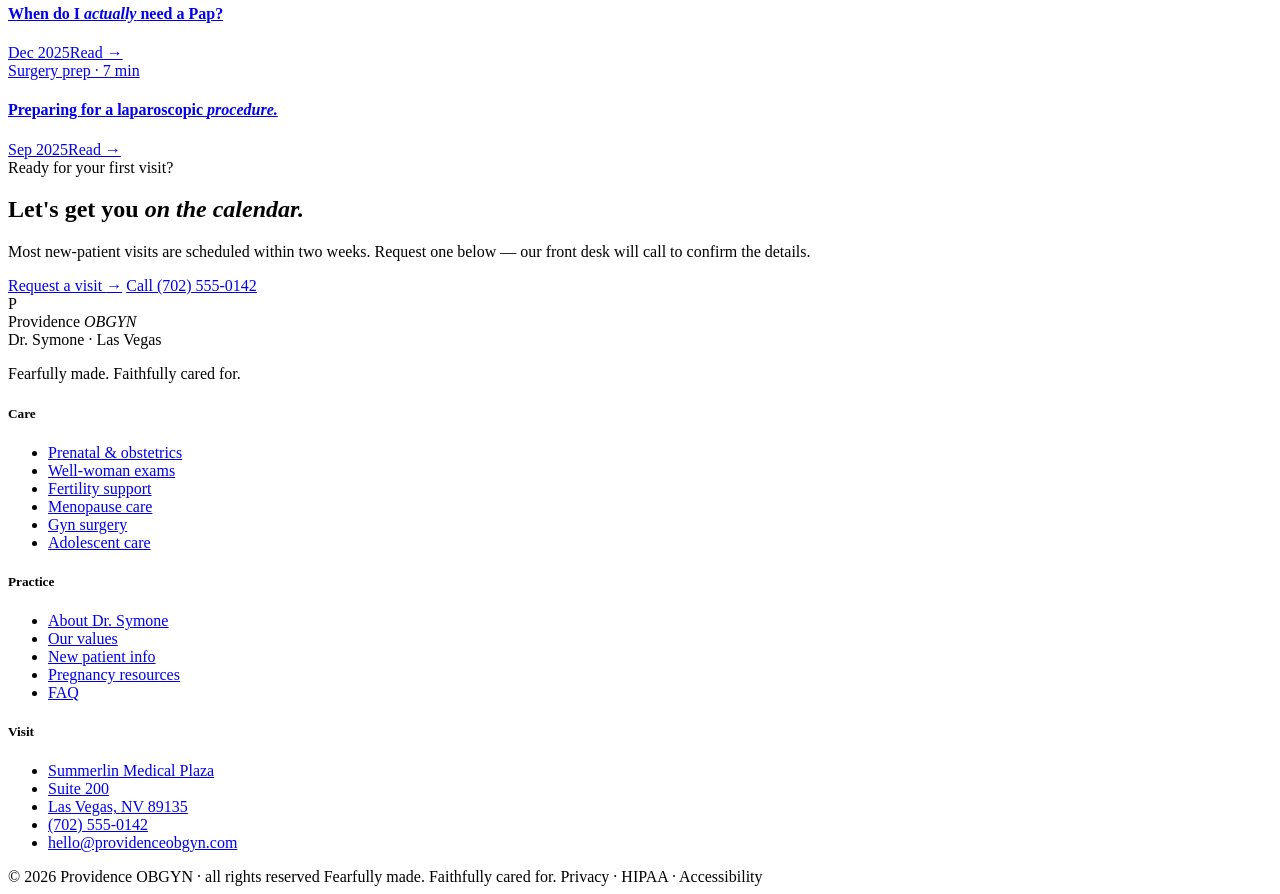
<file: hormone-therapy-2026.html>
<!doctype html>
<html lang="en">
<head>
<meta charset="utf-8" />
<title>Your first prenatal visit — Providence OBGYN</title>
<meta name="viewport" content="width=device-width, initial-scale=1" />
<link rel="preconnect" href="https://fonts.googleapis.com">
<link rel="preconnect" href="https://fonts.gstatic.com" crossorigin>
<link href="https://fonts.googleapis.com/css2?family=Cormorant+Garamond:ital,wght@0,400;0,500;0,600;1,400;1,500&family=Fraunces:ital,opsz,wght@0,9..144,400;0,9..144,500;0,9..144,600;1,9..144,400;1,9..144,500&family=Inter:wght@300;400;500;600&family=JetBrains+Mono:wght@400;500&display=swap" rel="stylesheet">
<link rel="stylesheet" href="../shared.css?v=2" />
<style>
  @media print {
    @page { size: letter; margin: 0.5in; }
    html, body { background: #fff !important; }
    * { -webkit-print-color-adjust: exact !important; print-color-adjust: exact !important; }
    .announce, header.nav, section.related, section.final-cta, footer { display: none !important; }
    .art-hero { padding: 24pt 0 20pt !important; border: 0 !important; break-after: avoid; }
    .art-hero .crumbs { margin-bottom: 14pt; }
    .art-hero h1 { font-size: 34pt !important; line-height: 1.05 !important; margin-bottom: 10pt !important; }
    .art-hero .dek { font-size: 14pt !important; margin-bottom: 18pt !important; }
    .art-hero .cat { margin-bottom: 14pt; }
    .art-cover { height: 220pt !important; break-inside: avoid; margin-bottom: 12pt; }
    .art-body { display: block !important; padding: 16pt 0 !important; max-width: none !important; }
    .art-body .side-left { display: none !important; }
    .art-body .side-right {
      border: 1px solid rgba(28,25,23,0.2) !important;
      padding: 16pt !important;
      margin: 16pt 0 !important;
      display: grid !important;
      grid-template-columns: 1fr 1fr 1fr;
      gap: 0 !important;
      break-inside: avoid;
      position: static !important;
    }
    .art-body .side-right h5 { grid-column: 1 / -1; margin-bottom: 10pt !important; }
    .art-body .side-right .fact { padding: 10pt 12pt !important; border: 0 !important; border-right: 1px solid rgba(28,25,23,0.12) !important; }
    .art-body .side-right .fact:nth-child(3n+1) { border-right: 1px solid rgba(28,25,23,0.12) !important; }
    .art-body .side-right .fact:nth-child(3n+1):last-child { border-right: 0 !important; }
    .art-body .side-right .fact .big { font-size: 20pt !important; }
    .art-body .side-right .fact .small { font-size: 10pt !important; }
    .art-prose { font-size: 12pt !important; line-height: 1.55 !important; max-width: none !important; }
    .art-prose p { margin: 0 0 10pt !important; }
    .art-prose > p:first-of-type::first-letter { font-size: 54pt !important; margin: 4pt 8pt 0 0 !important; }
    .art-prose h2 { font-size: 22pt !important; margin: 22pt 0 6pt !important; break-after: avoid; break-inside: avoid; }
    .art-prose h2 .num { font-size: 9pt !important; }
    .art-prose h3 { font-size: 14pt !important; margin: 14pt 0 6pt !important; break-after: avoid; }
    .art-prose ul li, .art-prose ol li { padding: 5pt 0 5pt 22pt !important; font-size: 11pt !important; break-inside: avoid; }
    .art-prose blockquote { margin: 16pt 0 !important; padding: 18pt 24pt !important; font-size: 15pt !important; break-inside: avoid; }
    .art-prose .callout { margin: 14pt 0 !important; padding: 14pt 18pt !important; break-inside: avoid; }
    .art-prose .callout p { font-size: 11pt !important; }
    .art-prose figure { margin: 16pt 0 !important; break-inside: avoid; }
    .art-prose figure .img-frame { height: 200pt !important; }
    .art-author { padding: 20pt 0 !important; break-inside: avoid; page-break-before: auto; }
    .art-author .portrait { width: 60pt !important; height: 60pt !important; font-size: 28pt !important; }
    .art-author h4 { font-size: 14pt !important; }
    .art-author p { font-size: 11pt !important; }
    .art-author .btn { display: none !important; }
    a { color: inherit !important; text-decoration: none !important; }
  }
  @media screen {
    body::before {
      content: "Print preview — use Cmd/Ctrl+P to save as PDF";
      position: fixed; top: 0; left: 0; right: 0;
      background: #561321; color: #f4efe6;
      font-family: 'JetBrains Mono', monospace; font-size: 11px;
      letter-spacing: 0.18em; text-transform: uppercase;
      padding: 10px 16px; text-align: center;
      z-index: 9999;
    }
  }
</style>
</head>
<body>

<div class="announce">
  <span><span class="dot"></span>Now welcoming new patients · limited panel</span>
  <span class="right">Summerlin Medical Plaza · (702) 555-0142</span>
</div>

<header class="nav">
  <a href="../index.html" class="logo">
    <div class="logo-mark">P</div>
    <div class="logo-text">
      <div class="name">Providence <em>OBGYN</em></div>
      <div class="sub">Dr. Symone · Las Vegas</div>
    </div>
  </a>
  <nav class="links">
    <a href="../index.html">Home</a>
    <a href="../about.html">About</a>
    <a href="../services.html">Services</a>
    <a href="../resources.html" class="active">Resources</a>
    <a href="../portal.html">Patient Portal</a>
    <a href="../contact.html">Contact</a>
  </nav>
  <div class="nav-right">
    <span class="nav-phone">(702) 555-0142</span>
    <a href="../book.html" class="btn primary">Book a visit <span class="arrow">→</span></a>
  </div>
</header>

<!-- ART HERO ========================================================= -->
<section class="art-hero">
  <div class="crumbs">
    <a href="../index.html">Home</a><span class="sep">/</span>
    <a href="../resources.html">Resources</a><span class="sep">/</span>
    <a href="../resources.html#articles">Reading</a><span class="sep">/</span>
    First prenatal visit
  </div>
  <span class="cat">Pregnancy</span>
  <h1>Your first prenatal visit: <em>what actually happens.</em></h1>
  <p class="dek">A gentle walk-through of the 60-minute first visit — the labs, the ultrasound, and the conversation most books skip.</p>
  <div class="meta">
    <span class="byline">By <em>Dr. Symone</em></span>
    <span class="rule"></span>
    <span>Feb 2026</span>
    <span class="rule"></span>
    <span>6 min read</span>
  </div>
</section>

<!-- COVER IMAGE ========================================================= -->
<div class="art-cover img-frame">
  <div class="placeholder">
    <div class="tag"><strong>Article cover</strong>First prenatal visit · early care</div>
  </div>
</div>

<!-- ARTICLE BODY ========================================================= -->
<div class="art-body">

  <aside class="side-left">
    <h5>In this piece</h5>
    <ul>
      <li class="active">Before you arrive</li>
      <li>The intake conversation</li>
      <li>The physical exam</li>
      <li>Labs &amp; ultrasound</li>
      <li>What you'll leave with</li>
      <li>Questions worth asking</li>
    </ul>
    <h5>Share</h5>
    <div class="share">
      <a href="#">Email this →</a>
      <a href="#">Print version →</a>
      <a href="#">Save to portal →</a>
    </div>
  </aside>

  <article class="art-prose">
    <p>The first prenatal visit is the one most books describe in two lines and most practices schedule for fifteen minutes. At Providence, it's an hour — and it needs the whole hour. This is the visit where we meet each other properly, where we set the rhythm of your pregnancy, and where we build the trust everything else rests on. If we rush it, we spend the next nine months catching up.</p>

    <p>Most first visits are scheduled between eight and ten weeks, which is when an early ultrasound reads most clearly. If you're calling earlier than that — say, at five or six weeks — we'll usually have you come in sooner for a heartbeat check, and then return at eight or nine for the full intake. No need to white-knuckle a month of waiting alone.</p>

    <h2><span class="num">01</span>Before <em>you arrive</em></h2>
    <p>A few things we'll ask you to do in the days beforehand — nothing onerous, all of it worth it for the visit to land well:</p>
    <ol>
      <li>Complete the <strong>new-patient intake packet</strong> through the portal. It covers medical, surgical, obstetric, and family history — the kind of detail we'd otherwise spend twenty minutes walking through on the day.</li>
      <li>Start a <strong>prenatal vitamin</strong> with folate or methylfolate. If you haven't yet, don't panic. We'll talk through brands.</li>
      <li>Make a short <strong>list of questions</strong>. Anything you've been quietly worrying about, anything you've read online, anything from a previous pregnancy that didn't sit right. Write them down — the brain gets slippery in exam rooms.</li>
      <li>Plan to <strong>bring someone</strong> if you'd like. A partner, a mother, a friend. It's welcome, and many patients find the first visit easier with another set of ears.</li>
    </ol>

    <div class="callout">
      <span class="label">A gentle note</span>
      <p>You do <strong>not</strong> need to fast, drink water to fullness, or wear anything particular. The exam is straightforward and we'll give you privacy to change. If bleeding or cramping prompted the visit, tell the front desk when you arrive — we may adjust the plan.</p>
    </div>

    <h2><span class="num">02</span>The intake <em>conversation.</em></h2>
    <p>We begin by sitting down, fully clothed, before any exam. This is deliberate. The conversation is the most important part of the visit, and it shouldn't happen when you're half-undressed and cold. We'll go through your history, your current symptoms, and — importantly — what you want this pregnancy to feel like.</p>

    <p>Some of what we cover:</p>
    <ul>
      <li>Your menstrual history and last period — this is how we confirm dating.</li>
      <li>Previous pregnancies, outcomes, and anything that was harder than it should have been.</li>
      <li>Medical and surgical history — thyroid, blood pressure, autoimmune, anything chronic.</li>
      <li>Medications and supplements, including things you started last week.</li>
      <li>Family history, both sides, with attention to genetic conditions.</li>
      <li>Your own questions, fears, and hopes — sometimes these are the most useful answers of all.</li>
    </ul>

    <blockquote>
      The first visit is the visit where a patient stops being a chart and starts being a person. Everything else in the pregnancy flows from that.
      <cite>— Dr. Symone</cite>
    </blockquote>

    <h2><span class="num">03</span>The physical <em>exam.</em></h2>
    <p>After the conversation, we'll do a physical exam. This is gentle and takes about ten minutes. You'll change into a gown in private, and we'll walk you through each step before it happens — there are no surprises.</p>
    <h3>What's included</h3>
    <ul>
      <li>Vital signs — blood pressure, weight, pulse. We'll track these at every visit.</li>
      <li>General exam — heart, lungs, thyroid, abdomen.</li>
      <li>Breast exam — brief and routine.</li>
      <li>Pelvic exam and Pap, if one is due. We'll ask first and explain why. Many patients can skip the Pap at this visit if they've had one recently.</li>
    </ul>
    <p>You can ask us to pause, skip, or reschedule any part of the exam. That's not a special accommodation — it's the standard. If the pelvic exam feels like more than you want on day one, we do it at the next visit. The care doesn't change.</p>

    <h2><span class="num">04</span>Labs &amp; <em>ultrasound.</em></h2>
    <p>We'll do an early ultrasound, most often transvaginal for clarity at this stage. We'll confirm the pregnancy, measure for dating, look for a heartbeat, and check for one baby versus two. Most parents find this the emotional center of the visit — we take our time, and you'll leave with a printed image.</p>

    <figure>
      <div class="img-frame">
        <div class="placeholder">
          <div class="tag"><strong>Ultrasound image</strong>Week 9 · crown-rump length</div>
        </div>
      </div>
      <figcaption>A typical week-9 ultrasound · crown-to-rump measurement confirms dating</figcaption>
    </figure>

    <h3>The early prenatal panel</h3>
    <p>We'll draw blood for the standard first-trimester labs. None of these are anything to worry about — they're the baseline picture of your health going into pregnancy:</p>
    <ul>
      <li>Complete blood count, blood type, and Rh factor.</li>
      <li>Rubella, varicella, and hepatitis immunity.</li>
      <li>HIV and syphilis screening — universal, not accusatory.</li>
      <li>Thyroid function.</li>
      <li>Urine culture for asymptomatic bacteria.</li>
      <li>Optionally: cell-free DNA screening (NIPT) at week ten or later.</li>
    </ul>

    <div class="callout">
      <span class="label">Our approach</span>
      <p><strong>We explain every lab.</strong> You will never receive a result without a note from us explaining what it is, what it means, and whether it changes anything. If you're the kind of patient who wants the full numbers — we'll send them. If you're the kind who'd rather hear the summary — we'll do that too.</p>
    </div>

    <h2><span class="num">05</span>What you'll leave <em>with.</em></h2>
    <p>Before you go, we'll walk through the next few weeks together. You'll leave with:</p>
    <ol>
      <li>A printed ultrasound image and a confirmed due date.</li>
      <li>Your estimated visit schedule for the trimester.</li>
      <li>Answers to the questions you brought in.</li>
      <li>A prescription or recommendation for your prenatal vitamin, if needed.</li>
      <li>Clear guidance on what's normal, what's not, and when to call us between visits.</li>
      <li>Direct messaging access through the patient portal.</li>
    </ol>

    <h2><span class="num">06</span>Questions <em>worth asking.</em></h2>
    <p>If you're drawing a blank when we ask <em>"any questions?"</em> — and most people do — here are six starting points patients have found useful:</p>
    <ul>
      <li>What counts as urgent enough to call after hours?</li>
      <li>What can I still do — exercise, travel, sushi, coffee?</li>
      <li>How will we handle a miscarriage if one happens?</li>
      <li>What screenings are optional, and how do you think about them?</li>
      <li>Where will I deliver, and with whom?</li>
      <li>How will this pregnancy fit around my work, my kids, my life?</li>
    </ul>

    <p>None of these are silly. All of them are ones we'd rather answer now, unhurried, than in a triage phone call at week thirty-two.</p>

    <p>If you have a first visit coming up — at Providence or anywhere — I hope this makes it feel a little less unknown. And if you're reading this because you're deciding where to have that visit, we'd be honored to be the place. Welcome, either way.</p>

    <p style="text-align:center;font-style:italic;color:var(--wine);font-size:28px;margin:48px 0 0;">— Dr. S.</p>
  </article>

  <aside class="side-right">
    <h5>At a glance</h5>
    <div class="fact">
      <div class="big">60 <em>min</em></div>
      <div class="small">First-visit length at Providence. Every first visit. Always.</div>
    </div>
    <div class="fact">
      <div class="big">Week <em>8–10</em></div>
      <div class="small">When most first visits are scheduled — dating reads clearest here.</div>
    </div>
    <div class="fact">
      <div class="big">1 <em>provider</em></div>
      <div class="small">Dr. Symone sees you at every visit. Not a rotating panel.</div>
    </div>
    <div class="fact">
      <div class="big">6 <em>labs</em></div>
      <div class="small">The early prenatal panel — each one explained before you leave.</div>
    </div>
    <div class="fact">
      <div class="big">1 <em>image</em></div>
      <div class="small">You'll go home with a printed ultrasound. Most parents tape it to the fridge.</div>
    </div>
    <div class="fact">
      <div class="big"><em>Always</em></div>
      <div class="small">You can pause, skip, or reschedule any part of the exam. Standard, not special.</div>
    </div>
  </aside>
</div>

<!-- AUTHOR CARD ========================================================= -->
<div class="art-author">
  <div class="portrait">S</div>
  <div>
    <div class="meta-by">About the author</div>
    <h4>Dr. Symone</h4>
    <p>Board-certified OBGYN, solo practitioner at Providence, and the one who'll see you at every visit from first intake through postpartum.</p>
  </div>
  <a href="../about.html" class="btn">Read her story <span class="arrow">→</span></a>
</div>

<!-- RELATED READING ========================================================= -->
<section class="related">
  <div class="head">
    <div>
      <span class="eyebrow">Keep reading</span>
      <h2>More from the <em>reading room.</em></h2>
    </div>
    <a href="../resources.html">All articles →</a>
  </div>
  <div class="r-grid">
    <a class="r-card" href="trying-to-conceive.html">
      <span class="rcat">Fertility · 8 min</span>
      <h4>Trying to conceive: <em>when to seek help.</em></h4>
      <div class="rfoot"><span>Oct 2025</span><span class="rread">Read →</span></div>
    </a>
    <a class="r-card" href="when-do-i-need-a-pap.html">
      <span class="rcat">Annual care · 4 min</span>
      <h4>When do I <em>actually</em> need a Pap?</h4>
      <div class="rfoot"><span>Dec 2025</span><span class="rread">Read →</span></div>
    </a>
    <a class="r-card" href="laparoscopic-prep.html">
      <span class="rcat">Surgery prep · 7 min</span>
      <h4>Preparing for a laparoscopic <em>procedure.</em></h4>
      <div class="rfoot"><span>Sep 2025</span><span class="rread">Read →</span></div>
    </a>
  </div>
</section>

<!-- FINAL CTA ========================================================= -->
<section class="final-cta">
  <span class="eyebrow">Ready for your first visit?</span>
  <h2>Let's get you <em>on the calendar.</em></h2>
  <p class="lede">Most new-patient visits are scheduled within two weeks. Request one below — our front desk will call to confirm the details.</p>
  <div class="ctas">
    <a href="../book.html" class="btn primary">Request a visit <span class="arrow">→</span></a>
    <a href="../contact.html" class="btn gold">Call (702) 555-0142</a>
  </div>
</section>

<!-- FOOTER ========================================================= -->
<footer>
  <div class="footer-grid">
    <div class="brand">
      <div class="logo">
        <div class="logo-mark">P</div>
        <div class="logo-text">
          <div class="name">Providence <em>OBGYN</em></div>
          <div class="sub">Dr. Symone · Las Vegas</div>
        </div>
      </div>
      <p>Fearfully made. Faithfully cared for.</p>
    </div>
    <div><h5>Care</h5><ul><li><a href="../services.html">Prenatal &amp; obstetrics</a></li><li><a href="../services.html">Well-woman exams</a></li><li><a href="../services.html">Fertility support</a></li><li><a href="../services.html">Menopause care</a></li><li><a href="../services.html">Gyn surgery</a></li><li><a href="../services.html">Adolescent care</a></li></ul></div>
    <div><h5>Practice</h5><ul><li><a href="../about.html">About Dr. Symone</a></li><li><a href="../about.html">Our values</a></li><li><a href="../book.html">New patient info</a></li><li><a href="../resources.html">Pregnancy resources</a></li><li><a href="../faq.html">FAQ</a></li></ul></div>
    <div><h5>Visit</h5><ul><li><a href="../contact.html">Summerlin Medical Plaza</a></li><li><a href="../contact.html">Suite 200</a></li><li><a href="../contact.html">Las Vegas, NV 89135</a></li><li><a href="../contact.html">(702) 555-0142</a></li><li><a href="../contact.html">hello@providenceobgyn.com</a></li></ul></div>
  </div>
  <div class="footer-bottom">
    <span>© 2026 Providence OBGYN · all rights reserved</span>
    <span class="tagline">Fearfully made. Faithfully cared for.</span>
    <span>Privacy · HIPAA · Accessibility</span>
  </div>
</footer>

<script>
(async () => {
  try { await document.fonts.ready; } catch (e) {}
  await new Promise(r => setTimeout(r, 500));
  window.print();
})();
</script>
</body>
</html>
</file>
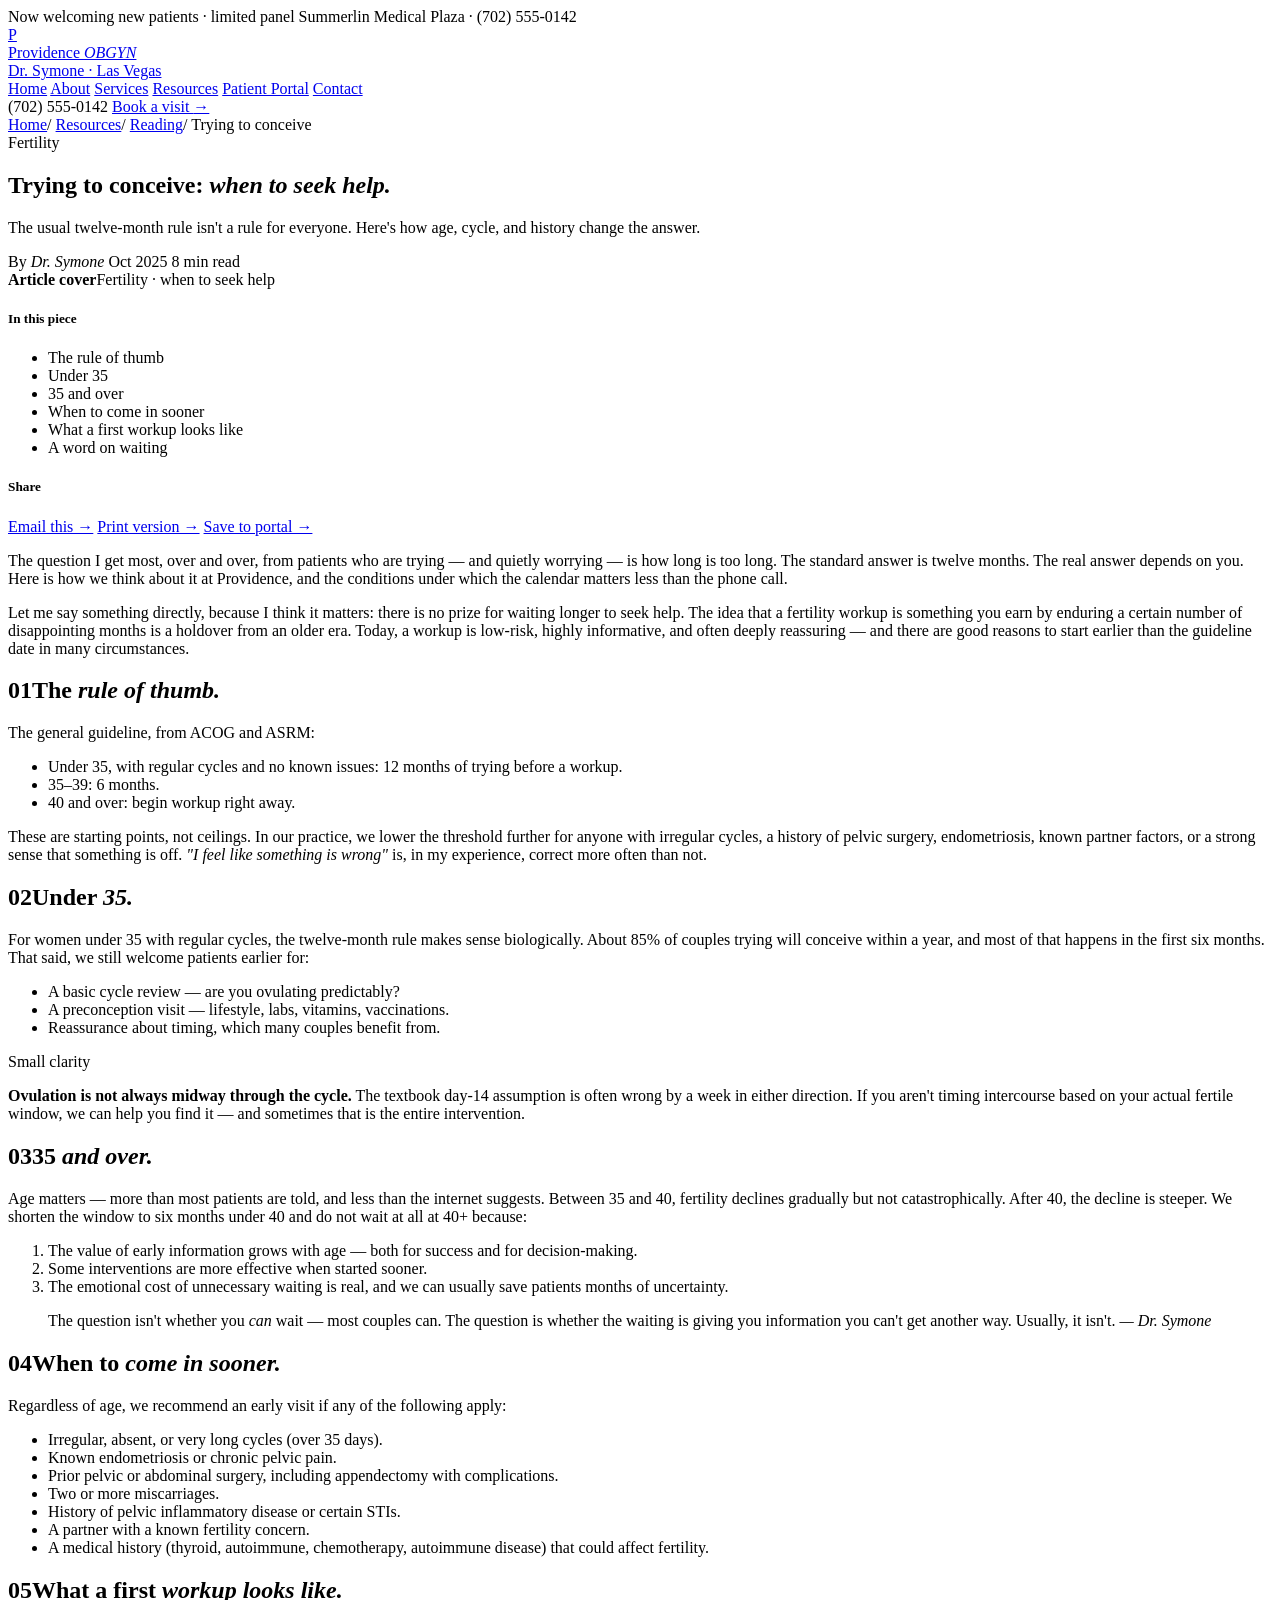
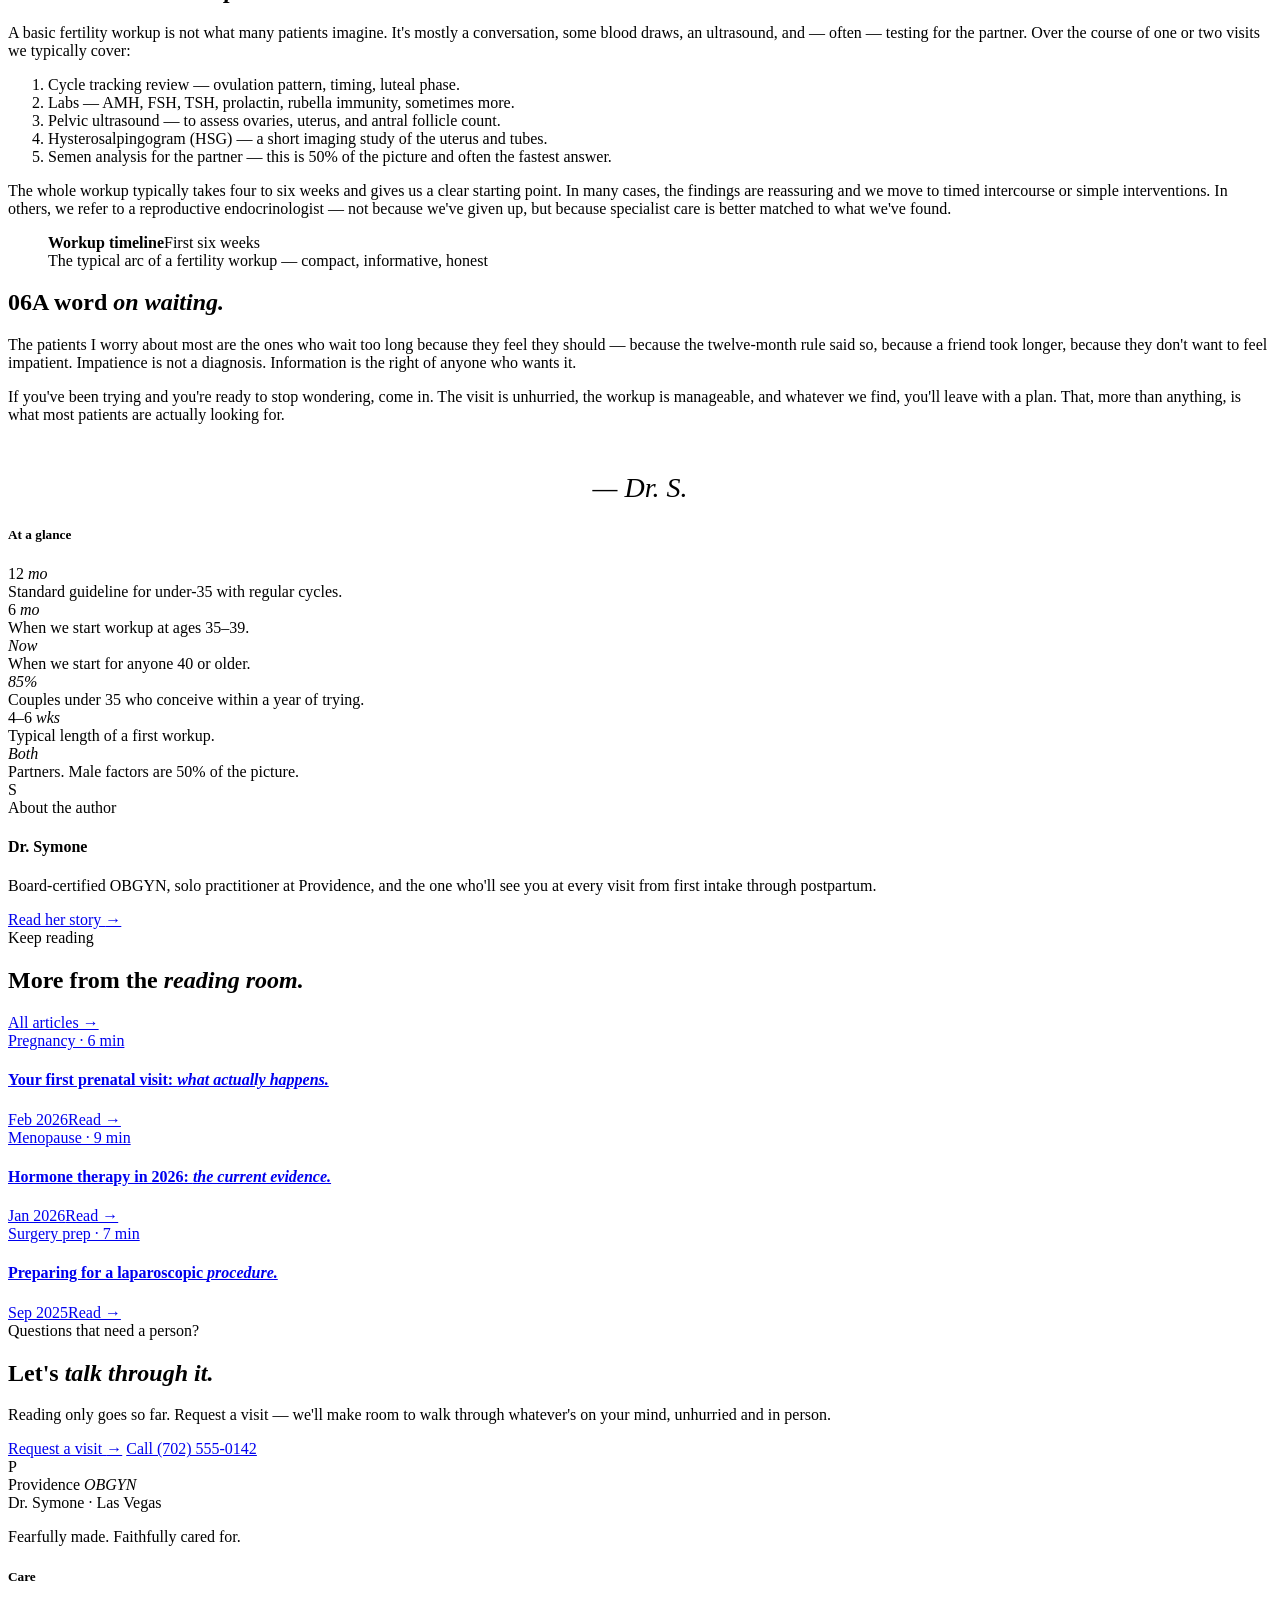
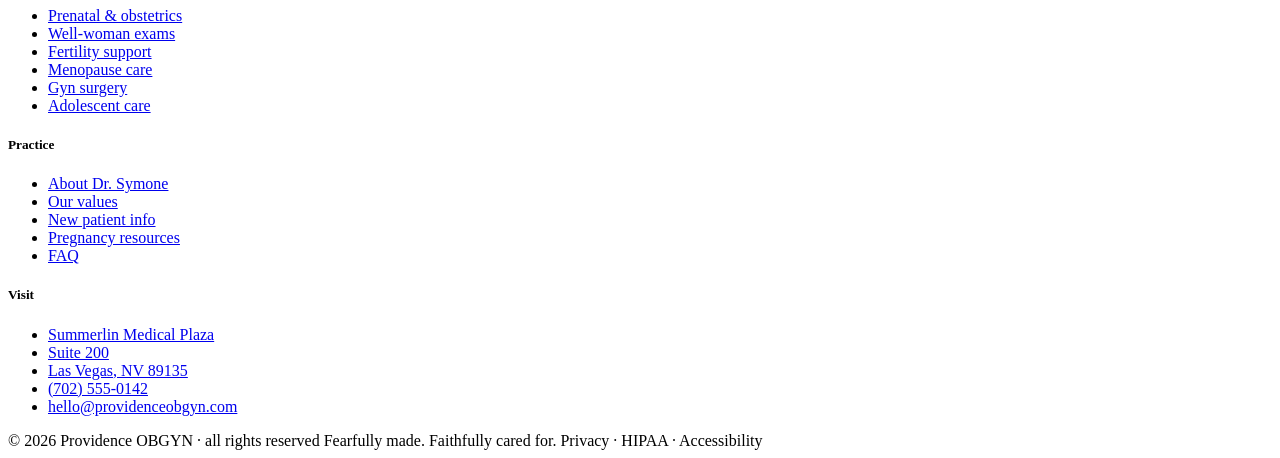
<file: laparoscopic-prep.html>
<!doctype html>
<html lang="en">
<head>
<meta charset="utf-8" />
<title>Trying to conceive: when to seek help — Providence OBGYN</title>
<meta name="viewport" content="width=device-width, initial-scale=1" />
<link rel="preconnect" href="https://fonts.googleapis.com">
<link rel="preconnect" href="https://fonts.gstatic.com" crossorigin>
<link href="https://fonts.googleapis.com/css2?family=Cormorant+Garamond:ital,wght@0,400;0,500;0,600;1,400;1,500&family=Fraunces:ital,opsz,wght@0,9..144,400;0,9..144,500;0,9..144,600;1,9..144,400;1,9..144,500&family=Inter:wght@300;400;500;600&family=JetBrains+Mono:wght@400;500&display=swap" rel="stylesheet">
<link rel="stylesheet" href="../shared.css?v=2" />
</head>
<body>

<div class="announce">
  <span><span class="dot"></span>Now welcoming new patients · limited panel</span>
  <span class="right">Summerlin Medical Plaza · (702) 555-0142</span>
</div>

<header class="nav">
  <a href="../index.html" class="logo">
    <div class="logo-mark">P</div>
    <div class="logo-text">
      <div class="name">Providence <em>OBGYN</em></div>
      <div class="sub">Dr. Symone · Las Vegas</div>
    </div>
  </a>
  <nav class="links">
    <a href="../index.html">Home</a>
    <a href="../about.html">About</a>
    <a href="../services.html">Services</a>
    <a href="../resources.html" class="active">Resources</a>
    <a href="../portal.html">Patient Portal</a>
    <a href="../contact.html">Contact</a>
  </nav>
  <div class="nav-right">
    <span class="nav-phone">(702) 555-0142</span>
    <a href="../book.html" class="btn primary">Book a visit <span class="arrow">→</span></a>
  </div>
</header>

<section class="art-hero">
  <div class="crumbs">
    <a href="../index.html">Home</a><span class="sep">/</span>
    <a href="../resources.html">Resources</a><span class="sep">/</span>
    <a href="../resources.html#articles">Reading</a><span class="sep">/</span>
    Trying to conceive
  </div>
  <span class="cat">Fertility</span>
  <h1>Trying to conceive: <em>when to seek help.</em></h1>
  <p class="dek">The usual twelve-month rule isn't a rule for everyone. Here's how age, cycle, and history change the answer.</p>
  <div class="meta">
    <span class="byline">By <em>Dr. Symone</em></span>
    <span class="rule"></span>
    <span>Oct 2025</span>
    <span class="rule"></span>
    <span>8 min read</span>
  </div>
</section>

<div class="art-cover img-frame">
  <div class="placeholder">
    <div class="tag"><strong>Article cover</strong>Fertility · when to seek help</div>
  </div>
</div>

<div class="art-body">
  <aside class="side-left">
    <h5>In this piece</h5>
    <ul>
      <li class="active">The rule of thumb</li>
      <li>Under 35</li>
      <li>35 and over</li>
      <li>When to come in sooner</li>
      <li>What a first workup looks like</li>
      <li>A word on waiting</li>
    </ul>
    <h5>Share</h5>
    <div class="share">
      <a href="#">Email this →</a>
      <a href="#">Print version →</a>
      <a href="#">Save to portal →</a>
    </div>
  </aside>

  <article class="art-prose">
    <p>The question I get most, over and over, from patients who are trying — and quietly worrying — is how long is too long. The standard answer is twelve months. The real answer depends on you. Here is how we think about it at Providence, and the conditions under which the calendar matters less than the phone call.</p>

    <p>Let me say something directly, because I think it matters: there is no prize for waiting longer to seek help. The idea that a fertility workup is something you earn by enduring a certain number of disappointing months is a holdover from an older era. Today, a workup is low-risk, highly informative, and often deeply reassuring — and there are good reasons to start earlier than the guideline date in many circumstances.</p>

    <h2><span class="num">01</span>The <em>rule of thumb.</em></h2>
    <p>The general guideline, from ACOG and ASRM:</p>
    <ul>
      <li>Under 35, with regular cycles and no known issues: 12 months of trying before a workup.</li>
      <li>35–39: 6 months.</li>
      <li>40 and over: begin workup right away.</li>
    </ul>
    <p>These are starting points, not ceilings. In our practice, we lower the threshold further for anyone with irregular cycles, a history of pelvic surgery, endometriosis, known partner factors, or a strong sense that something is off. <em>"I feel like something is wrong"</em> is, in my experience, correct more often than not.</p>

    <h2><span class="num">02</span>Under <em>35.</em></h2>
    <p>For women under 35 with regular cycles, the twelve-month rule makes sense biologically. About 85% of couples trying will conceive within a year, and most of that happens in the first six months. That said, we still welcome patients earlier for:</p>
    <ul>
      <li>A basic cycle review — are you ovulating predictably?</li>
      <li>A preconception visit — lifestyle, labs, vitamins, vaccinations.</li>
      <li>Reassurance about timing, which many couples benefit from.</li>
    </ul>

    <div class="callout">
      <span class="label">Small clarity</span>
      <p><strong>Ovulation is not always midway through the cycle.</strong> The textbook day-14 assumption is often wrong by a week in either direction. If you aren't timing intercourse based on your actual fertile window, we can help you find it — and sometimes that is the entire intervention.</p>
    </div>

    <h2><span class="num">03</span>35 <em>and over.</em></h2>
    <p>Age matters — more than most patients are told, and less than the internet suggests. Between 35 and 40, fertility declines gradually but not catastrophically. After 40, the decline is steeper. We shorten the window to six months under 40 and do not wait at all at 40+ because:</p>
    <ol>
      <li>The value of early information grows with age — both for success and for decision-making.</li>
      <li>Some interventions are more effective when started sooner.</li>
      <li>The emotional cost of unnecessary waiting is real, and we can usually save patients months of uncertainty.</li>
    </ol>

    <blockquote>
      The question isn't whether you <em>can</em> wait — most couples can. The question is whether the waiting is giving you information you can't get another way. Usually, it isn't.
      <cite>— Dr. Symone</cite>
    </blockquote>

    <h2><span class="num">04</span>When to <em>come in sooner.</em></h2>
    <p>Regardless of age, we recommend an early visit if any of the following apply:</p>
    <ul>
      <li>Irregular, absent, or very long cycles (over 35 days).</li>
      <li>Known endometriosis or chronic pelvic pain.</li>
      <li>Prior pelvic or abdominal surgery, including appendectomy with complications.</li>
      <li>Two or more miscarriages.</li>
      <li>History of pelvic inflammatory disease or certain STIs.</li>
      <li>A partner with a known fertility concern.</li>
      <li>A medical history (thyroid, autoimmune, chemotherapy, autoimmune disease) that could affect fertility.</li>
    </ul>

    <h2><span class="num">05</span>What a first <em>workup looks like.</em></h2>
    <p>A basic fertility workup is not what many patients imagine. It's mostly a conversation, some blood draws, an ultrasound, and — often — testing for the partner. Over the course of one or two visits we typically cover:</p>
    <ol>
      <li>Cycle tracking review — ovulation pattern, timing, luteal phase.</li>
      <li>Labs — AMH, FSH, TSH, prolactin, rubella immunity, sometimes more.</li>
      <li>Pelvic ultrasound — to assess ovaries, uterus, and antral follicle count.</li>
      <li>Hysterosalpingogram (HSG) — a short imaging study of the uterus and tubes.</li>
      <li>Semen analysis for the partner — this is 50% of the picture and often the fastest answer.</li>
    </ol>

    <p>The whole workup typically takes four to six weeks and gives us a clear starting point. In many cases, the findings are reassuring and we move to timed intercourse or simple interventions. In others, we refer to a reproductive endocrinologist — not because we've given up, but because specialist care is better matched to what we've found.</p>

    <figure>
      <div class="img-frame">
        <div class="placeholder">
          <div class="tag"><strong>Workup timeline</strong>First six weeks</div>
        </div>
      </div>
      <figcaption>The typical arc of a fertility workup — compact, informative, honest</figcaption>
    </figure>

    <h2><span class="num">06</span>A word <em>on waiting.</em></h2>
    <p>The patients I worry about most are the ones who wait too long because they feel they should — because the twelve-month rule said so, because a friend took longer, because they don't want to feel impatient. Impatience is not a diagnosis. Information is the right of anyone who wants it.</p>

    <p>If you've been trying and you're ready to stop wondering, come in. The visit is unhurried, the workup is manageable, and whatever we find, you'll leave with a plan. That, more than anything, is what most patients are actually looking for.</p>

    <p style="text-align:center;font-style:italic;color:var(--wine);font-size:28px;margin:48px 0 0;">— Dr. S.</p>
    
  </article>

  <aside class="side-right">
    <h5>At a glance</h5>
    <div class="fact">
      <div class="big">12 <em>mo</em></div>
      <div class="small">Standard guideline for under-35 with regular cycles.</div>
    </div>
<div class="fact">
      <div class="big">6 <em>mo</em></div>
      <div class="small">When we start workup at ages 35–39.</div>
    </div>
<div class="fact">
      <div class="big"><em>Now</em></div>
      <div class="small">When we start for anyone 40 or older.</div>
    </div>
<div class="fact">
      <div class="big"><em>85%</em></div>
      <div class="small">Couples under 35 who conceive within a year of trying.</div>
    </div>
<div class="fact">
      <div class="big">4–6 <em>wks</em></div>
      <div class="small">Typical length of a first workup.</div>
    </div>
<div class="fact">
      <div class="big"><em>Both</em></div>
      <div class="small">Partners. Male factors are 50% of the picture.</div>
    </div>
  </aside>
</div>

<div class="art-author">
  <div class="portrait">S</div>
  <div>
    <div class="meta-by">About the author</div>
    <h4>Dr. Symone</h4>
    <p>Board-certified OBGYN, solo practitioner at Providence, and the one who'll see you at every visit from first intake through postpartum.</p>
  </div>
  <a href="../about.html" class="btn">Read her story <span class="arrow">→</span></a>
</div>

<section class="related">
  <div class="head">
    <div>
      <span class="eyebrow">Keep reading</span>
      <h2>More from the <em>reading room.</em></h2>
    </div>
    <a href="../resources.html">All articles →</a>
  </div>
  <div class="r-grid">
    
    <a class="r-card" href="first-prenatal-visit.html">
      <span class="rcat">Pregnancy · 6 min</span>
      <h4>Your first prenatal visit: <em>what actually happens.</em></h4>
      <div class="rfoot"><span>Feb 2026</span><span class="rread">Read →</span></div>
    </a>

    <a class="r-card" href="hormone-therapy-2026.html">
      <span class="rcat">Menopause · 9 min</span>
      <h4>Hormone therapy in 2026: <em>the current evidence.</em></h4>
      <div class="rfoot"><span>Jan 2026</span><span class="rread">Read →</span></div>
    </a>

    <a class="r-card" href="laparoscopic-prep.html">
      <span class="rcat">Surgery prep · 7 min</span>
      <h4>Preparing for a laparoscopic <em>procedure.</em></h4>
      <div class="rfoot"><span>Sep 2025</span><span class="rread">Read →</span></div>
    </a>
  </div>
</section>

<section class="final-cta">
  <span class="eyebrow">Questions that need a person?</span>
  <h2>Let's <em>talk through it.</em></h2>
  <p class="lede">Reading only goes so far. Request a visit — we'll make room to walk through whatever's on your mind, unhurried and in person.</p>
  <div class="ctas">
    <a href="../book.html" class="btn primary">Request a visit <span class="arrow">→</span></a>
    <a href="../contact.html" class="btn gold">Call (702) 555-0142</a>
  </div>
</section>

<footer>
  <div class="footer-grid">
    <div class="brand">
      <div class="logo">
        <div class="logo-mark">P</div>
        <div class="logo-text">
          <div class="name">Providence <em>OBGYN</em></div>
          <div class="sub">Dr. Symone · Las Vegas</div>
        </div>
      </div>
      <p>Fearfully made. Faithfully cared for.</p>
    </div>
    <div><h5>Care</h5><ul><li><a href="../services.html">Prenatal &amp; obstetrics</a></li><li><a href="../services.html">Well-woman exams</a></li><li><a href="../services.html">Fertility support</a></li><li><a href="../services.html">Menopause care</a></li><li><a href="../services.html">Gyn surgery</a></li><li><a href="../services.html">Adolescent care</a></li></ul></div>
    <div><h5>Practice</h5><ul><li><a href="../about.html">About Dr. Symone</a></li><li><a href="../about.html">Our values</a></li><li><a href="../book.html">New patient info</a></li><li><a href="../resources.html">Pregnancy resources</a></li><li><a href="../faq.html">FAQ</a></li></ul></div>
    <div><h5>Visit</h5><ul><li><a href="../contact.html">Summerlin Medical Plaza</a></li><li><a href="../contact.html">Suite 200</a></li><li><a href="../contact.html">Las Vegas, NV 89135</a></li><li><a href="../contact.html">(702) 555-0142</a></li><li><a href="../contact.html">hello@providenceobgyn.com</a></li></ul></div>
  </div>
  <div class="footer-bottom">
    <span>© 2026 Providence OBGYN · all rights reserved</span>
    <span class="tagline">Fearfully made. Faithfully cared for.</span>
    <span>Privacy · HIPAA · Accessibility</span>
  </div>
</footer>

</body>
</html>
</file>
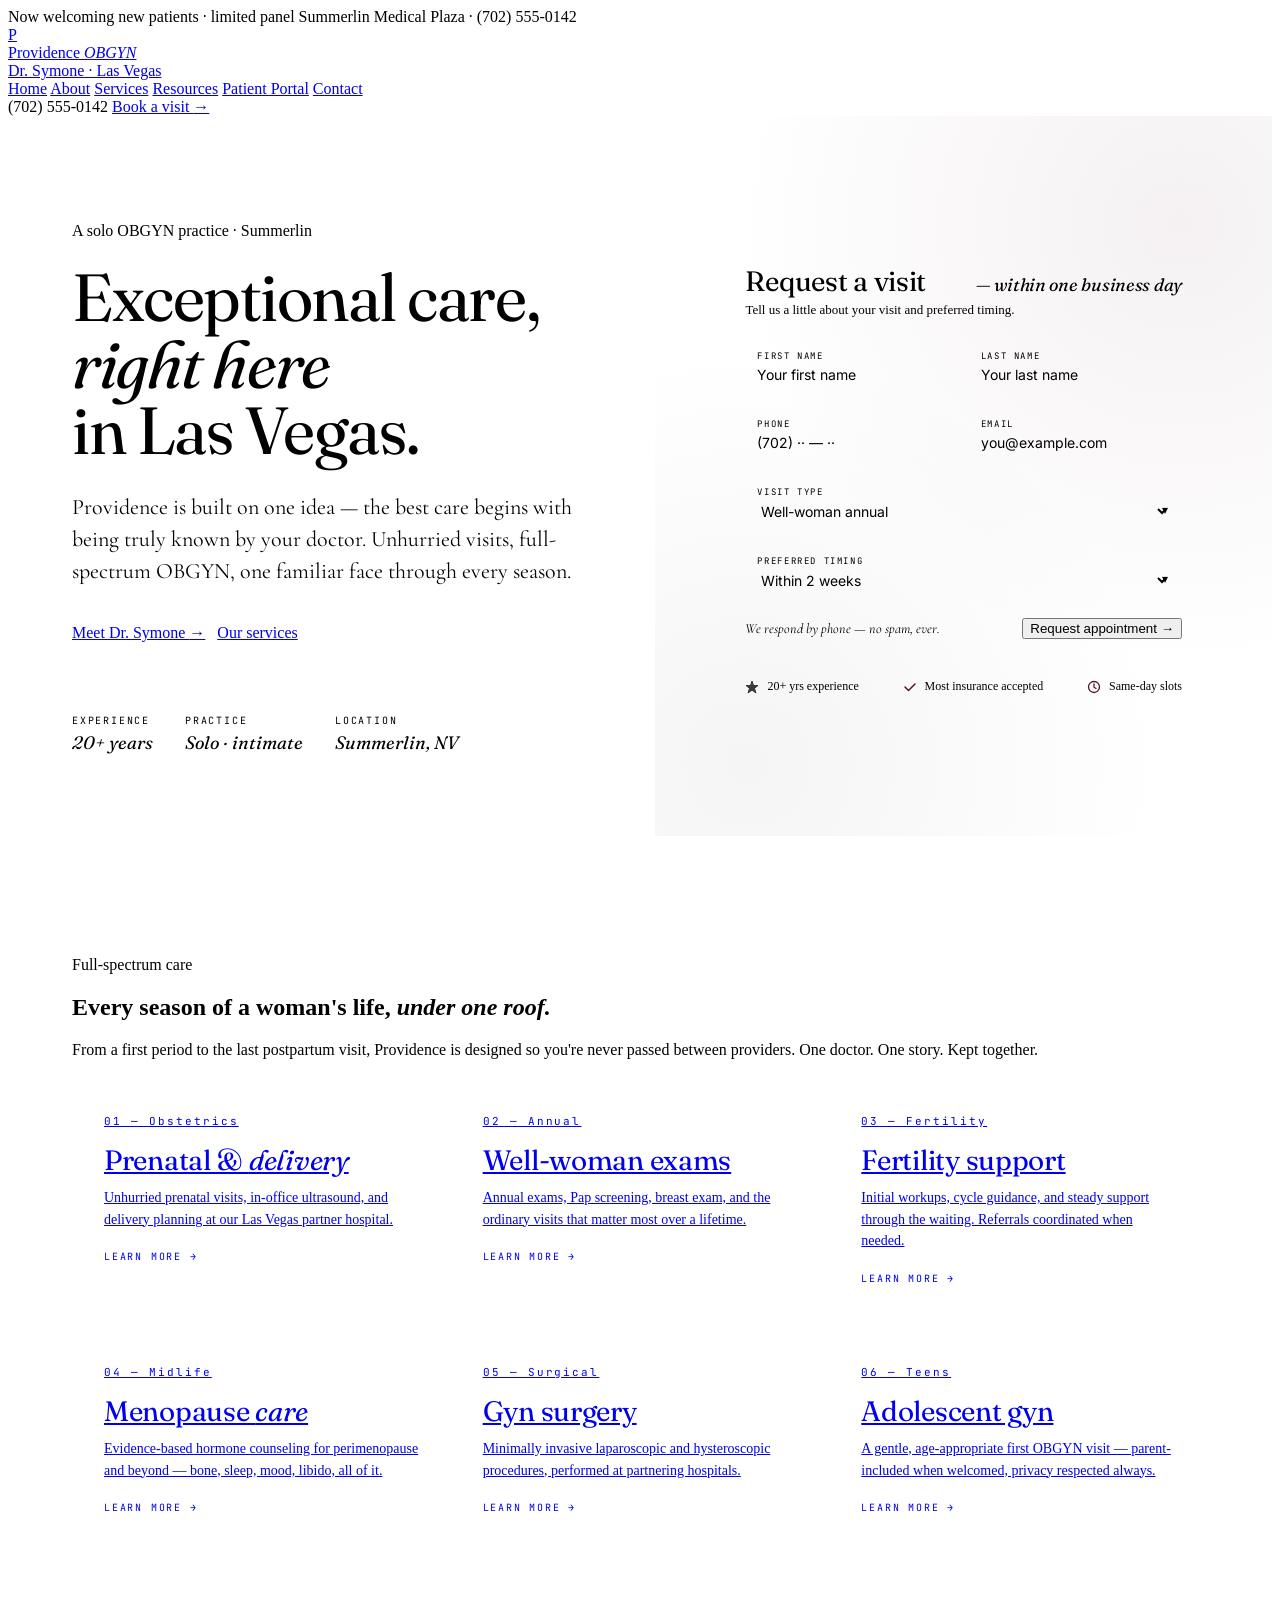
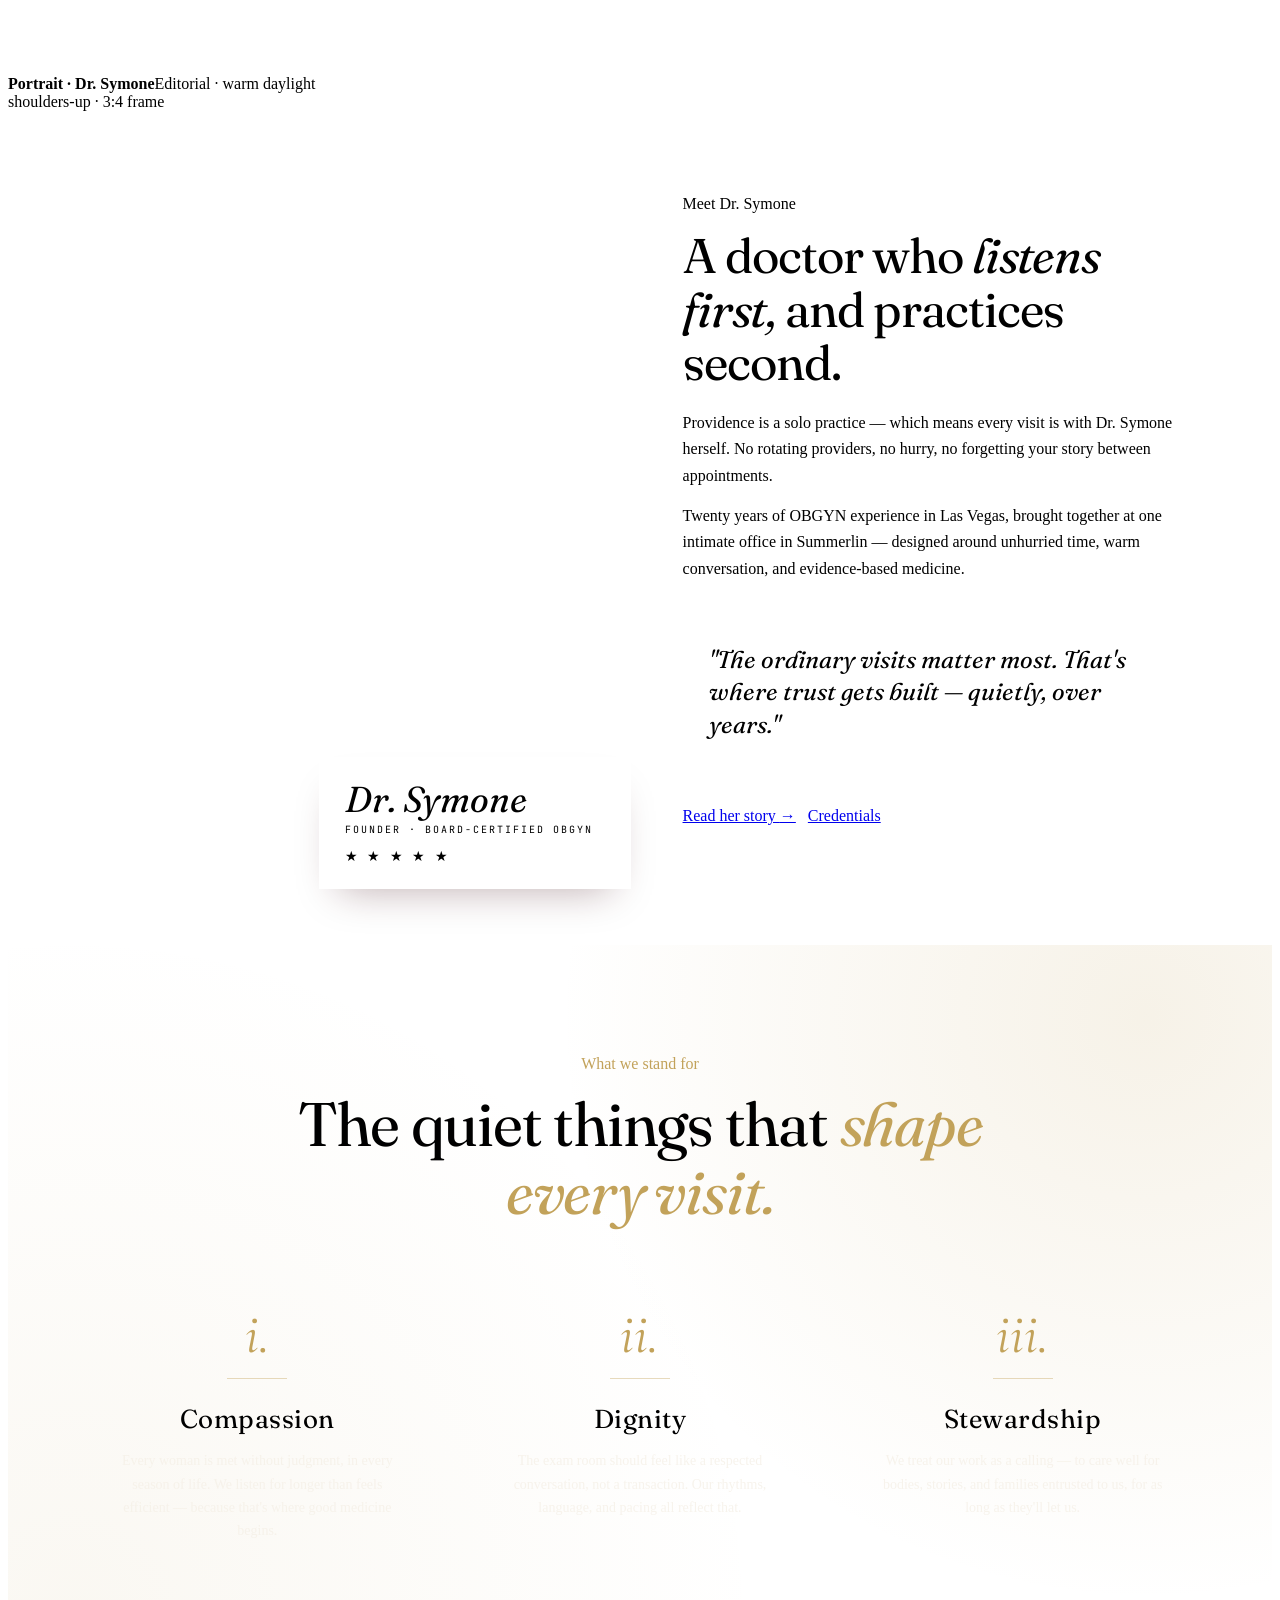
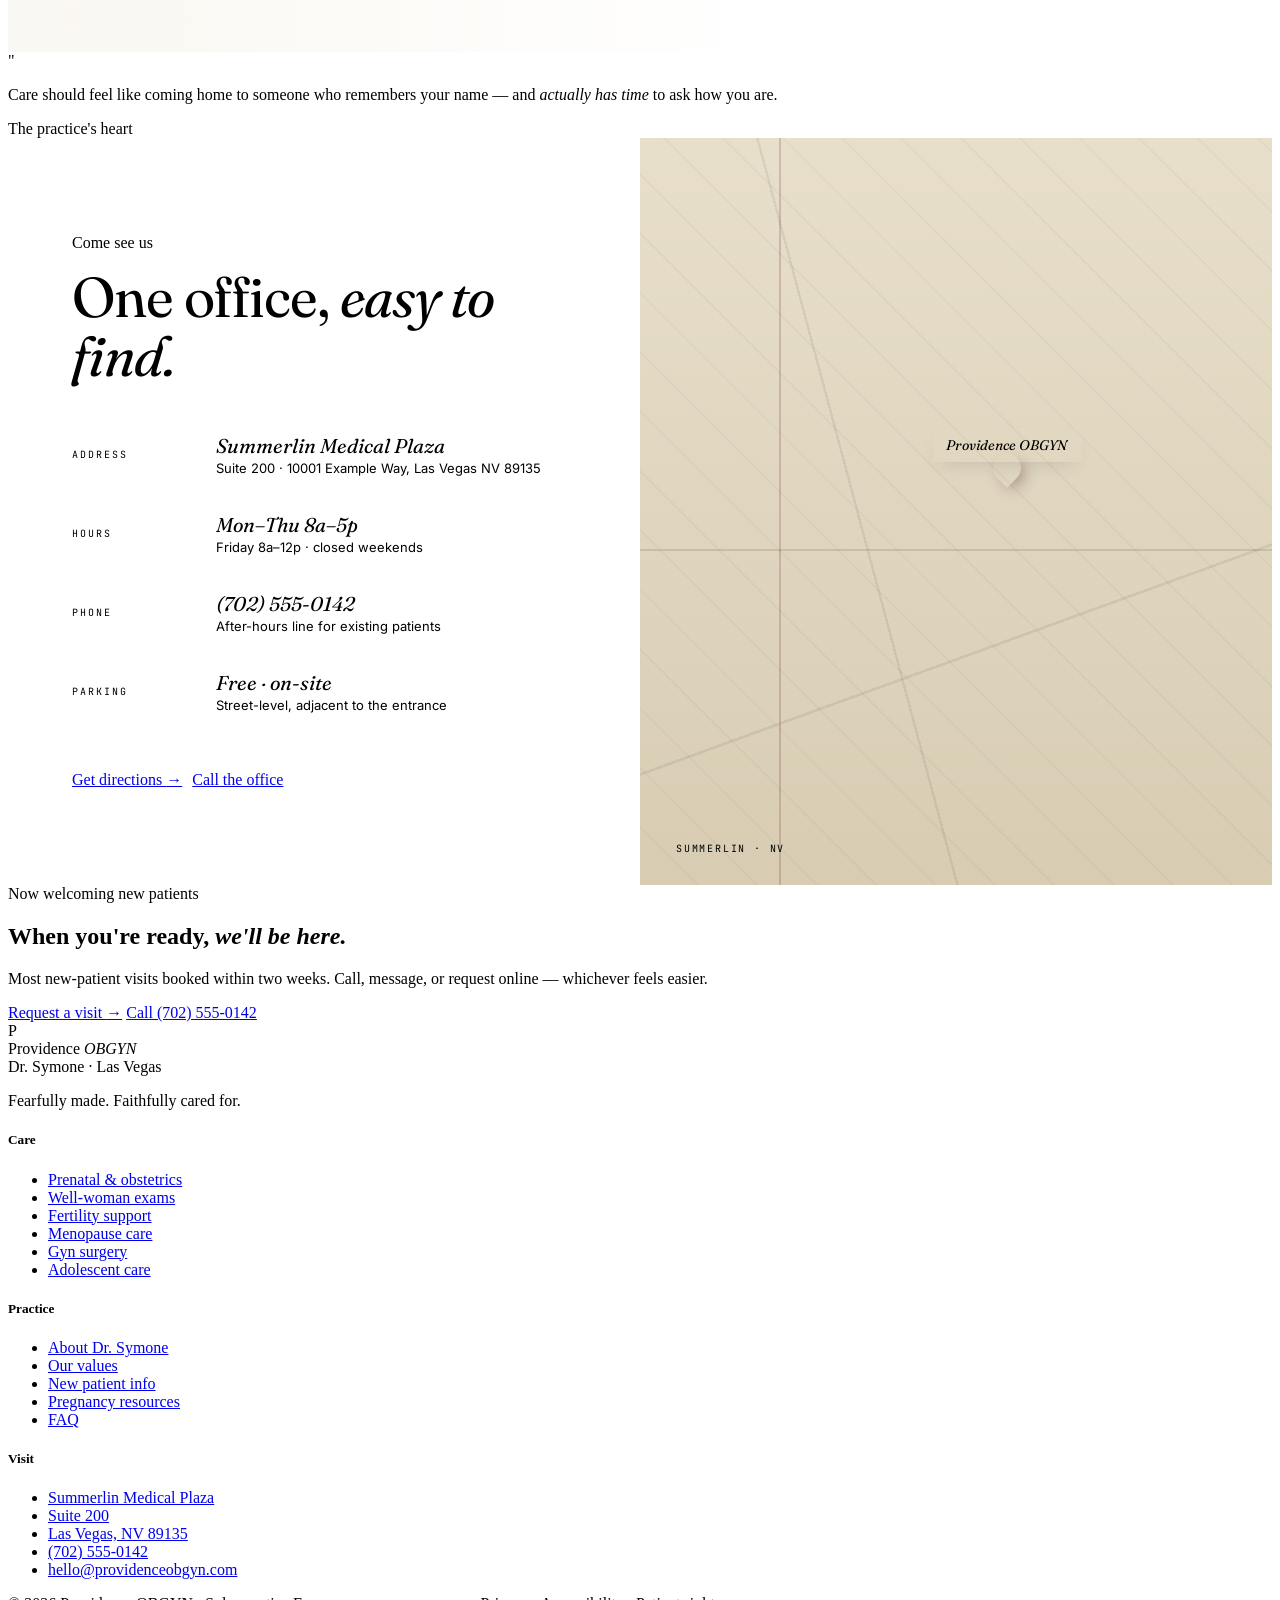
<file: portal.html>
<!doctype html>
<html lang="en">
<head>
<meta charset="utf-8" />
<meta name="viewport" content="width=device-width, initial-scale=1" />
<title>Providence OBGYN — Las Vegas</title>
<link rel="preconnect" href="https://fonts.googleapis.com">
<link rel="preconnect" href="https://fonts.gstatic.com" crossorigin>
<link href="https://fonts.googleapis.com/css2?family=Fraunces:ital,opsz,wght@0,9..144,400;0,9..144,500;1,9..144,400;1,9..144,500&family=Cormorant+Garamond:ital,wght@0,400;0,500;1,400;1,500&family=Inter:wght@300;400;500;600&family=JetBrains+Mono:wght@400;500&display=swap" rel="stylesheet">
<link rel="stylesheet" href="shared.css?v=2">
<style>
  /* Hero */
  .hero {
    display: grid;
    grid-template-columns: 1.05fr 1fr;
    min-height: 720px;
    border-bottom: 1px solid var(--rule);
  }
  .hero-left {
    padding: 88px 64px 64px;
    display: flex; flex-direction: column; justify-content: center;
    position: relative;
  }
  .hero-left::before {
    content: ""; position: absolute;
    top: 40px; bottom: 40px; right: 0; width: 1px;
    background: linear-gradient(to bottom, transparent, var(--rule-2) 20%, var(--rule-2) 80%, transparent);
  }
  .hero h1 {
    font-family: 'Fraunces', serif;
    font-weight: 400;
    font-size: clamp(48px, 5.2vw, 78px);
    line-height: 1.0;
    letter-spacing: -0.022em;
    margin: 24px 0 28px;
  }
  .hero h1 em { font-style: italic; color: var(--wine); }
  .hero .lede {
    font-family: 'Cormorant Garamond', serif;
    font-size: 22px;
    line-height: 1.45;
    color: var(--ink-soft);
    max-width: 500px;
    margin: 0 0 36px;
  }
  .hero-meta {
    display: flex; gap: 32px; margin-top: 44px;
    padding-top: 28px; border-top: 1px solid var(--rule);
  }
  .hero-meta .item { font-family: 'JetBrains Mono', monospace; font-size: 10px; letter-spacing: 0.18em; text-transform: uppercase; color: var(--ink-light); }
  .hero-meta .item strong { display: block; font-family: 'Fraunces', serif; font-style: italic; font-size: 18px; color: var(--ink); letter-spacing: 0; text-transform: none; font-weight: 400; margin-top: 4px; }

  .hero-right {
    background: var(--paper-2);
    padding: 56px;
    position: relative;
    display: flex; flex-direction: column; justify-content: center;
  }
  .hero-right::before {
    content: ""; position: absolute; inset: 0;
    background-image:
      radial-gradient(circle at 85% 15%, rgba(86,19,33,0.06), transparent 55%),
      radial-gradient(circle at 15% 90%, rgba(58,58,58,0.05), transparent 50%);
    pointer-events: none;
  }

  .booking {
    background: var(--paper);
    border: 1px solid var(--rule-2);
    padding: 36px 34px 30px;
    position: relative; z-index: 2;
    box-shadow: 0 30px 60px -30px rgba(62,13,24,0.35), 0 2px 0 var(--paper-3);
  }
  .booking::before {
    content: ""; position: absolute;
    top: -6px; left: -6px; right: -6px; bottom: -6px;
    border: 1px solid var(--rule);
    pointer-events: none; z-index: -1;
  }
  .booking h3 {
    font-family: 'Fraunces', serif;
    font-weight: 400;
    font-size: 28px;
    letter-spacing: -0.01em;
    margin: 0 0 4px;
    display: flex; align-items: baseline; justify-content: space-between;
  }
  .booking h3 em { font-style: italic; color: var(--wine); font-size: 18px; }
  .booking .sub { font-size: 13px; color: var(--ink-light); margin: 0 0 22px; }
  .field-group { display: grid; grid-template-columns: 1fr; gap: 14px; }
  .field-row { display: grid; grid-template-columns: 1fr 1fr; gap: 10px; }
  .field { border: 1px solid var(--rule-2); padding: 10px 12px; background: var(--paper); transition: border-color .15s; }
  .field:focus-within { border-color: var(--wine); }
  .field .lab { font-family: 'JetBrains Mono', monospace; font-size: 9px; letter-spacing: 0.18em; color: var(--wine); text-transform: uppercase; display: block; margin-bottom: 4px; }
  .field input, .field select, .field textarea { width: 100%; border: none; outline: none; background: transparent; font-family: 'Inter', sans-serif; font-size: 14px; color: var(--ink); padding: 0; }
  .field input::placeholder { color: var(--ink-light); }
  .field.select-wrap { position: relative; }
  .field.select-wrap::after {
    content: "▾"; position: absolute; right: 14px; top: 50%; transform: translateY(-10%);
    font-size: 12px; color: var(--wine); pointer-events: none;
  }
  .booking-submit { margin-top: 18px; display: flex; gap: 10px; align-items: center; justify-content: space-between; flex-wrap: wrap; }
  .booking-submit .finesse { font-family: 'Cormorant Garamond', serif; font-style: italic; font-size: 14px; color: var(--ink-light); }
  .trust-row { display: flex; gap: 18px; margin-top: 22px; padding-top: 18px; border-top: 1px solid var(--rule); justify-content: space-between; flex-wrap: wrap; }
  .trust { display: flex; align-items: center; gap: 8px; font-size: 12px; color: var(--ink-soft); }

  /* Services */
  section.services { padding: 120px 64px; border-bottom: 1px solid var(--rule); }
  .service-grid {
    display: grid; grid-template-columns: repeat(3, 1fr);
    border-top: 1px solid var(--ink);
    border-left: 1px solid var(--ink);
  }
  .service {
    padding: 36px 32px 40px;
    border-right: 1px solid var(--ink);
    border-bottom: 1px solid var(--ink);
    background: var(--paper);
    transition: background .2s;
  }
  .service:hover { background: var(--paper-2); }
  .service .num { font-family: 'JetBrains Mono', monospace; font-size: 11px; color: var(--wine); letter-spacing: 0.18em; }
  .service h4 { font-family: 'Fraunces', serif; font-weight: 400; font-size: 28px; letter-spacing: -0.01em; margin: 14px 0 10px; }
  .service h4 em { font-style: italic; color: var(--wine); }
  .service p { font-size: 14px; color: var(--ink-soft); margin: 0; line-height: 1.55; max-width: 330px; }
  .service .link { display: inline-flex; align-items: center; gap: 6px; margin-top: 20px; font-family: 'JetBrains Mono', monospace; font-size: 10px; letter-spacing: 0.18em; color: var(--wine); text-transform: uppercase; }

  /* Dr Symone band */
  section.dr-band { display: grid; grid-template-columns: 1fr 1.2fr; border-bottom: 1px solid var(--rule); }
  .dr-img { position: relative; background: var(--paper-2); min-height: 620px; }
  .dr-float {
    position: absolute; right: -48px; bottom: 56px;
    background: var(--paper); padding: 24px 26px;
    width: 260px; border: 1px solid var(--rule-2); z-index: 3;
    box-shadow: 0 20px 40px -20px rgba(62,13,24,0.35);
  }
  .dr-float .sig { font-family: 'Fraunces', serif; font-style: italic; font-size: 36px; color: var(--wine); line-height: 1; margin: 0; }
  .dr-float .role { font-family: 'JetBrains Mono', monospace; font-size: 10px; letter-spacing: 0.2em; color: var(--ink-light); text-transform: uppercase; margin-top: 6px; }
  .dr-float .stars { color: var(--gold); margin-top: 12px; font-size: 14px; letter-spacing: 3px; }
  .dr-text { padding: 120px 80px 120px 100px; display: flex; flex-direction: column; justify-content: center; }
  .dr-text h2 { font-family: 'Fraunces', serif; font-weight: 400; font-size: clamp(36px, 3.8vw, 52px); line-height: 1.1; letter-spacing: -0.02em; margin: 16px 0 20px; max-width: 520px; }
  .dr-text h2 em { font-style: italic; color: var(--wine); }
  .dr-text p { font-size: 16px; color: var(--ink-soft); margin: 0 0 14px; max-width: 500px; line-height: 1.65; }
  .dr-pull {
    font-family: 'Fraunces', serif; font-style: italic; font-size: 24px; line-height: 1.35;
    color: var(--ink); padding: 20px 0 20px 26px;
    border-left: 2px solid var(--gold); margin: 28px 0; max-width: 460px;
  }
  .dr-ctas { display: flex; gap: 12px; margin-top: 18px; }

  /* Values (wine band) */
  section.values {
    padding: 110px 64px;
    background: var(--wine-deep);
    color: var(--paper);
    position: relative; overflow: hidden;
  }
  section.values::before {
    content: ""; position: absolute; inset: 0;
    background-image:
      radial-gradient(circle at 90% 10%, rgba(194,162,90,0.14), transparent 45%),
      radial-gradient(circle at 5% 95%, rgba(194,162,90,0.08), transparent 50%);
    pointer-events: none;
  }
  section.values .eyebrow { color: #c2a25a; }
  section.values .eyebrow::before { background: #c2a25a; }
  .values-head { text-align: center; max-width: 780px; margin: 0 auto 80px; position: relative; }
  .values-head h2 {
    font-family: 'Fraunces', serif; font-weight: 400;
    font-size: clamp(40px, 4.8vw, 64px); line-height: 1.1;
    letter-spacing: -0.02em; margin: 18px 0 0; color: var(--paper);
  }
  .values-head h2 em { font-style: italic; color: #c2a25a; }
  .values-grid { display: grid; grid-template-columns: repeat(3, 1fr); gap: 48px; max-width: 1100px; margin: 0 auto; position: relative; }
  .val { padding: 0 8px; text-align: center; }
  .val .roman {
    font-family: 'Cormorant Garamond', serif; font-style: italic; font-size: 56px;
    color: #c2a25a; line-height: 1; display: inline-block;
    padding-bottom: 16px; border-bottom: 1px solid rgba(194,162,90,0.4);
    margin-bottom: 24px; min-width: 60px;
  }
  .val h4 { font-family: 'Fraunces', serif; font-weight: 400; font-size: 26px; letter-spacing: 0.02em; margin: 0 0 14px; color: var(--paper); }
  .val p { font-size: 14px; color: rgba(244,239,230,0.75); max-width: 280px; margin: 0 auto; line-height: 1.65; }

  /* Visit / map */
  section.visit { display: grid; grid-template-columns: 1fr 1fr; border-bottom: 1px solid var(--rule); min-height: 540px; }
  .visit-info { padding: 96px 64px; background: var(--paper-2); display: flex; flex-direction: column; justify-content: center; }
  .visit-info h2 { font-family: 'Fraunces', serif; font-weight: 400; font-size: clamp(40px, 4.4vw, 56px); line-height: 1.05; letter-spacing: -0.02em; margin: 16px 0 30px; }
  .visit-info h2 em { font-style: italic; color: var(--wine); }
  .visit-rows { display: grid; grid-template-columns: 1fr; gap: 0; margin-bottom: 32px; max-width: 520px; }
  .visit-row { padding: 18px 0; border-bottom: 1px solid var(--rule-2); display: grid; grid-template-columns: 120px 1fr; align-items: center; gap: 24px; }
  .visit-row .k { font-family: 'JetBrains Mono', monospace; font-size: 10px; letter-spacing: 0.2em; color: var(--wine); text-transform: uppercase; }
  .visit-row .v { font-family: 'Fraunces', serif; font-style: italic; font-size: 20px; color: var(--ink); }
  .visit-row .v small { font-family: 'Inter', sans-serif; font-style: normal; font-size: 13px; color: var(--ink-light); display: block; margin-top: 2px; }
  .visit-actions { display: flex; gap: 10px; margin-top: 8px; }

  .visit-map { position: relative; overflow: hidden; }
  .visit-map .map-bg { position: absolute; inset: 0; background: linear-gradient(180deg, #e8dfcb 0%, #d8cdb3 100%); }
  .visit-map .roads {
    position: absolute; inset: 0;
    background-image:
      linear-gradient(90deg, transparent 22%, rgba(86,19,33,0.18) 22%, rgba(86,19,33,0.18) 22.3%, transparent 22.3%),
      linear-gradient(180deg, transparent 55%, rgba(28,25,23,0.12) 55%, rgba(28,25,23,0.12) 55.3%, transparent 55.3%),
      linear-gradient(75deg, transparent 38%, rgba(28,25,23,0.08) 38%, rgba(28,25,23,0.08) 38.3%, transparent 38.3%),
      linear-gradient(160deg, transparent 65%, rgba(28,25,23,0.08) 65%, rgba(28,25,23,0.08) 65.3%, transparent 65.3%),
      repeating-linear-gradient(45deg, transparent 0 40px, rgba(58,58,58,0.04) 40px 42px);
  }
  .map-pin { position: absolute; left: 58%; top: 46%; width: 28px; height: 28px; transform: translate(-50%, -100%); }
  .map-pin .drop { width: 28px; height: 28px; background: var(--wine); border-radius: 50% 50% 50% 0; transform: rotate(-45deg); border: 2px solid var(--paper); box-shadow: 0 8px 16px -4px rgba(62,13,24,0.45); position: relative; }
  .map-pin .drop::after { content: ""; position: absolute; inset: 6px; background: var(--paper); border-radius: 50%; }
  .map-pin-label {
    position: absolute; left: 58%; top: 46%;
    transform: translate(-50%, calc(-100% - 20px));
    background: var(--paper); border: 1px solid var(--rule-2);
    padding: 8px 14px; font-family: 'Fraunces', serif;
    font-style: italic; font-size: 14px; white-space: nowrap; color: var(--wine);
    box-shadow: 0 8px 20px -8px rgba(0,0,0,0.15);
  }
  .map-pin-label::after {
    content: ""; position: absolute; bottom: -5px; left: 50%;
    transform: translateX(-50%) rotate(45deg);
    width: 8px; height: 8px; background: var(--paper);
    border-right: 1px solid var(--rule-2); border-bottom: 1px solid var(--rule-2);
  }
  .map-scale { position: absolute; bottom: 22px; left: 22px; background: var(--paper); border: 1px solid var(--rule-2); padding: 8px 14px; font-family: 'JetBrains Mono', monospace; font-size: 10px; letter-spacing: 0.18em; color: var(--ink-light); text-transform: uppercase; }

  @media (max-width: 1100px) {
    .hero, section.dr-band, section.visit { grid-template-columns: 1fr; }
    .hero-left, .dr-text, .visit-info { padding: 64px 40px; }
    .hero-left::before { display: none; }
    .hero-right { padding: 40px; }
    .dr-img { min-height: 460px; }
    .dr-float { right: 24px; bottom: 24px; }
    .service-grid { grid-template-columns: repeat(2, 1fr); }
    .values-grid { grid-template-columns: 1fr; gap: 40px; }
  }
  @media (max-width: 620px) {
    .hero-left, section.services, .hero-right, .dr-text, .visit-info, section.values { padding-left: 24px; padding-right: 24px; }
    .service-grid { grid-template-columns: 1fr; }
  }
</style>
</head>
<body>

<div class="announce">
  <span><span class="dot"></span>Now welcoming new patients · limited panel</span>
  <span class="right">Summerlin Medical Plaza · (702) 555-0142</span>
</div>

<header class="nav">
  <a href="index.html" class="logo">
    <div class="logo-mark">P</div>
    <div class="logo-text">
      <div class="name">Providence <em>OBGYN</em></div>
      <div class="sub">Dr. Symone · Las Vegas</div>
    </div>
  </a>
  <nav class="links">
    <a href="index.html" class="active">Home</a>
    <a href="about.html">About</a>
    <a href="services.html">Services</a>
    <a href="resources.html">Resources</a>
    <a href="portal.html">Patient Portal</a>
    <a href="contact.html">Contact</a>
  </nav>
  <div class="nav-right">
    <span class="nav-phone">(702) 555-0142</span>
    <a href="book.html" class="btn primary">Book a visit <span class="arrow">→</span></a>
  </div>
</header>

<section class="hero" id="book">
  <div class="hero-left">
    <span class="eyebrow">A solo OBGYN practice · Summerlin</span>
    <h1>Exceptional care, <em>right here</em><br>in Las&nbsp;Vegas.</h1>
    <p class="lede">Providence is built on one idea — the best care begins with being truly known by your doctor. Unhurried visits, full-spectrum OBGYN, one familiar face through every season.</p>
    <div style="display:flex;gap:12px;flex-wrap:wrap">
      <a href="about.html" class="btn">Meet Dr. Symone <span class="arrow">→</span></a>
      <a href="services.html" class="btn ghost">Our services</a>
    </div>
    <div class="hero-meta">
      <div class="item">Experience<strong>20+ years</strong></div>
      <div class="item">Practice<strong>Solo · intimate</strong></div>
      <div class="item">Location<strong>Summerlin, NV</strong></div>
    </div>
  </div>

  <div class="hero-right">
    <form class="booking" action="book.html">
      <h3>Request a visit <em>— within one business day</em></h3>
      <p class="sub">Tell us a little about your visit and preferred timing.</p>
      <div class="field-group">
        <div class="field-row">
          <div class="field"><span class="lab">First name</span><input type="text" placeholder="Your first name" /></div>
          <div class="field"><span class="lab">Last name</span><input type="text" placeholder="Your last name" /></div>
        </div>
        <div class="field-row">
          <div class="field"><span class="lab">Phone</span><input type="tel" placeholder="(702) ·· — ··" /></div>
          <div class="field"><span class="lab">Email</span><input type="email" placeholder="you@example.com" /></div>
        </div>
        <div class="field select-wrap"><span class="lab">Visit type</span><select><option>Well-woman annual</option><option>Prenatal · first visit</option><option>Problem visit / concern</option><option>Teen first visit</option><option>Menopause consultation</option><option>Not sure yet — help me choose</option></select></div>
        <div class="field select-wrap"><span class="lab">Preferred timing</span><select><option>Within 2 weeks</option><option>Within this month</option><option>Next month</option><option>I'm flexible</option></select></div>
      </div>
      <div class="booking-submit">
        <span class="finesse">We respond by phone — no spam, ever.</span>
        <button class="btn primary" type="button" onclick="location.href='book.html'">Request appointment <span class="arrow">→</span></button>
      </div>
      <div class="trust-row">
        <div class="trust"><svg width="14" height="14" viewBox="0 0 14 14"><path d="M7 1l1.5 4.5H13l-3.5 2.8L11 13 7 10.2 3 13l1.5-4.7L1 5.5h4.5L7 1z" fill="#3a3a3a" stroke="#3a3a3a" stroke-linejoin="round"/></svg>20+ yrs experience</div>
        <div class="trust"><svg width="14" height="14" viewBox="0 0 14 14" fill="none"><path d="M2 7l3.5 3.5L12 4" stroke="#561321" stroke-width="1.5" stroke-linecap="round" stroke-linejoin="round"/></svg>Most insurance accepted</div>
        <div class="trust"><svg width="14" height="14" viewBox="0 0 14 14" fill="none"><circle cx="7" cy="7" r="5.5" stroke="#561321" stroke-width="1.3"/><path d="M7 4v3.2l2 1.3" stroke="#561321" stroke-width="1.3" stroke-linecap="round"/></svg>Same-day slots</div>
      </div>
    </form>
  </div>
</section>

<section class="services">
  <div class="section-head">
    <div>
      <span class="eyebrow">Full-spectrum care</span>
      <h2>Every season of a woman's life, <em>under one&nbsp;roof.</em></h2>
    </div>
    <p class="aside">From a first period to the last postpartum visit, Providence is designed so you're never passed between providers. One doctor. One story. Kept together.</p>
  </div>
  <div class="service-grid">
    <a href="services.html" class="service"><span class="num">01 — Obstetrics</span><h4>Prenatal &amp; <em>delivery</em></h4><p>Unhurried prenatal visits, in-office ultrasound, and delivery planning at our Las Vegas partner hospital.</p><span class="link">Learn more →</span></a>
    <a href="services.html" class="service"><span class="num">02 — Annual</span><h4>Well-woman exams</h4><p>Annual exams, Pap screening, breast exam, and the ordinary visits that matter most over a lifetime.</p><span class="link">Learn more →</span></a>
    <a href="services.html" class="service"><span class="num">03 — Fertility</span><h4>Fertility support</h4><p>Initial workups, cycle guidance, and steady support through the waiting. Referrals coordinated when needed.</p><span class="link">Learn more →</span></a>
    <a href="services.html" class="service"><span class="num">04 — Midlife</span><h4>Menopause <em>care</em></h4><p>Evidence-based hormone counseling for perimenopause and beyond — bone, sleep, mood, libido, all of it.</p><span class="link">Learn more →</span></a>
    <a href="services.html" class="service"><span class="num">05 — Surgical</span><h4>Gyn surgery</h4><p>Minimally invasive laparoscopic and hysteroscopic procedures, performed at partnering hospitals.</p><span class="link">Learn more →</span></a>
    <a href="services.html" class="service"><span class="num">06 — Teens</span><h4>Adolescent gyn</h4><p>A gentle, age-appropriate first OBGYN visit — parent-included when welcomed, privacy respected always.</p><span class="link">Learn more →</span></a>
  </div>
</section>

<section class="dr-band">
  <div class="dr-img">
    <div class="placeholder"><div class="tag"><strong>Portrait · Dr. Symone</strong>Editorial · warm daylight<br>shoulders-up · 3:4 frame</div></div>
    <div class="dr-float">
      <div class="sig">Dr. Symone</div>
      <div class="role">Founder · Board-certified OBGYN</div>
      <div class="stars">★ ★ ★ ★ ★</div>
    </div>
  </div>
  <div class="dr-text">
    <span class="eyebrow">Meet Dr. Symone</span>
    <h2>A doctor who <em>listens first,</em> and practices second.</h2>
    <p>Providence is a solo practice — which means every visit is with Dr. Symone herself. No rotating providers, no hurry, no forgetting your story between appointments.</p>
    <p>Twenty years of OBGYN experience in Las Vegas, brought together at one intimate office in Summerlin — designed around unhurried time, warm conversation, and evidence-based medicine.</p>
    <div class="dr-pull">"The ordinary visits matter most. That's where trust gets built — quietly, over years."</div>
    <div class="dr-ctas">
      <a href="about.html" class="btn primary">Read her story <span class="arrow">→</span></a>
      <a href="about.html" class="btn">Credentials</a>
    </div>
  </div>
</section>

<section class="values">
  <div class="values-head">
    <span class="eyebrow">What we stand for</span>
    <h2>The quiet things that <em>shape every visit.</em></h2>
  </div>
  <div class="values-grid">
    <div class="val"><div class="roman">i.</div><h4>Compassion</h4><p>Every woman is met without judgment, in every season of life. We listen for longer than feels efficient — because that's where good medicine begins.</p></div>
    <div class="val"><div class="roman">ii.</div><h4>Dignity</h4><p>The exam room should feel like a respected conversation, not a transaction. Our rhythms, language, and pacing all reflect that.</p></div>
    <div class="val"><div class="roman">iii.</div><h4>Stewardship</h4><p>We treat our work as a calling — to care well for bodies, stories, and families entrusted to us, for as long as they'll let us.</p></div>
  </div>
</section>

<section class="quote">
  <span class="mark">"</span>
  <p>Care should feel like coming home to someone who remembers your name — and <em>actually has time</em> to ask how you are.</p>
  <span class="attrib">The practice's heart</span>
</section>

<section class="visit">
  <div class="visit-info">
    <span class="eyebrow">Come see us</span>
    <h2>One office, <em>easy to find.</em></h2>
    <div class="visit-rows">
      <div class="visit-row"><span class="k">Address</span><span class="v">Summerlin Medical Plaza<small>Suite 200 · 10001 Example Way, Las Vegas NV 89135</small></span></div>
      <div class="visit-row"><span class="k">Hours</span><span class="v">Mon–Thu 8a–5p<small>Friday 8a–12p · closed weekends</small></span></div>
      <div class="visit-row"><span class="k">Phone</span><span class="v">(702) 555-0142<small>After-hours line for existing patients</small></span></div>
      <div class="visit-row"><span class="k">Parking</span><span class="v">Free · on-site<small>Street-level, adjacent to the entrance</small></span></div>
    </div>
    <div class="visit-actions">
      <a href="contact.html" class="btn primary">Get directions <span class="arrow">→</span></a>
      <a href="contact.html" class="btn">Call the office</a>
    </div>
  </div>
  <div class="visit-map">
    <div class="map-bg"></div>
    <div class="roads"></div>
    <div class="map-pin-label">Providence OBGYN</div>
    <div class="map-pin"><div class="drop"></div></div>
    <div class="map-scale">Summerlin · NV</div>
  </div>
</section>

<section class="final-cta">
  <span class="eyebrow">Now welcoming new patients</span>
  <h2>When you're ready, <em>we'll be here.</em></h2>
  <p class="lede">Most new-patient visits booked within two weeks. Call, message, or request online — whichever feels easier.</p>
  <div class="ctas">
    <a href="book.html" class="btn primary">Request a visit <span class="arrow">→</span></a>
    <a href="contact.html" class="btn gold">Call (702) 555-0142</a>
  </div>
</section>

<footer>
  <div class="footer-grid">
    <div class="brand">
      <div class="logo">
        <div class="logo-mark">P</div>
        <div class="logo-text">
          <div class="name">Providence <em>OBGYN</em></div>
          <div class="sub">Dr. Symone · Las Vegas</div>
        </div>
      </div>
      <p>Fearfully made. Faithfully cared for.</p>
    </div>
    <div><h5>Care</h5><ul><li><a href="services.html">Prenatal &amp; obstetrics</a></li><li><a href="services.html">Well-woman exams</a></li><li><a href="services.html">Fertility support</a></li><li><a href="services.html">Menopause care</a></li><li><a href="services.html">Gyn surgery</a></li><li><a href="services.html">Adolescent care</a></li></ul></div>
    <div><h5>Practice</h5><ul><li><a href="about.html">About Dr. Symone</a></li><li><a href="about.html">Our values</a></li><li><a href="book.html">New patient info</a></li><li><a href="resources.html">Pregnancy resources</a></li><li><a href="faq.html">FAQ</a></li></ul></div>
    <div><h5>Visit</h5><ul><li><a href="contact.html">Summerlin Medical Plaza</a></li><li><a href="contact.html">Suite 200</a></li><li><a href="contact.html">Las Vegas, NV 89135</a></li><li><a href="contact.html">(702) 555-0142</a></li><li><a href="contact.html">hello@providenceobgyn.com</a></li></ul></div>
  </div>
  <div class="footer-bottom">
    <span>© 2026 Providence OBGYN · Solo practice</span>
    <span class="tagline">Every woman, every season.</span>
    <span>Privacy · Accessibility · Patient rights</span>
  </div>
</footer>
</body>
</html>
</file>
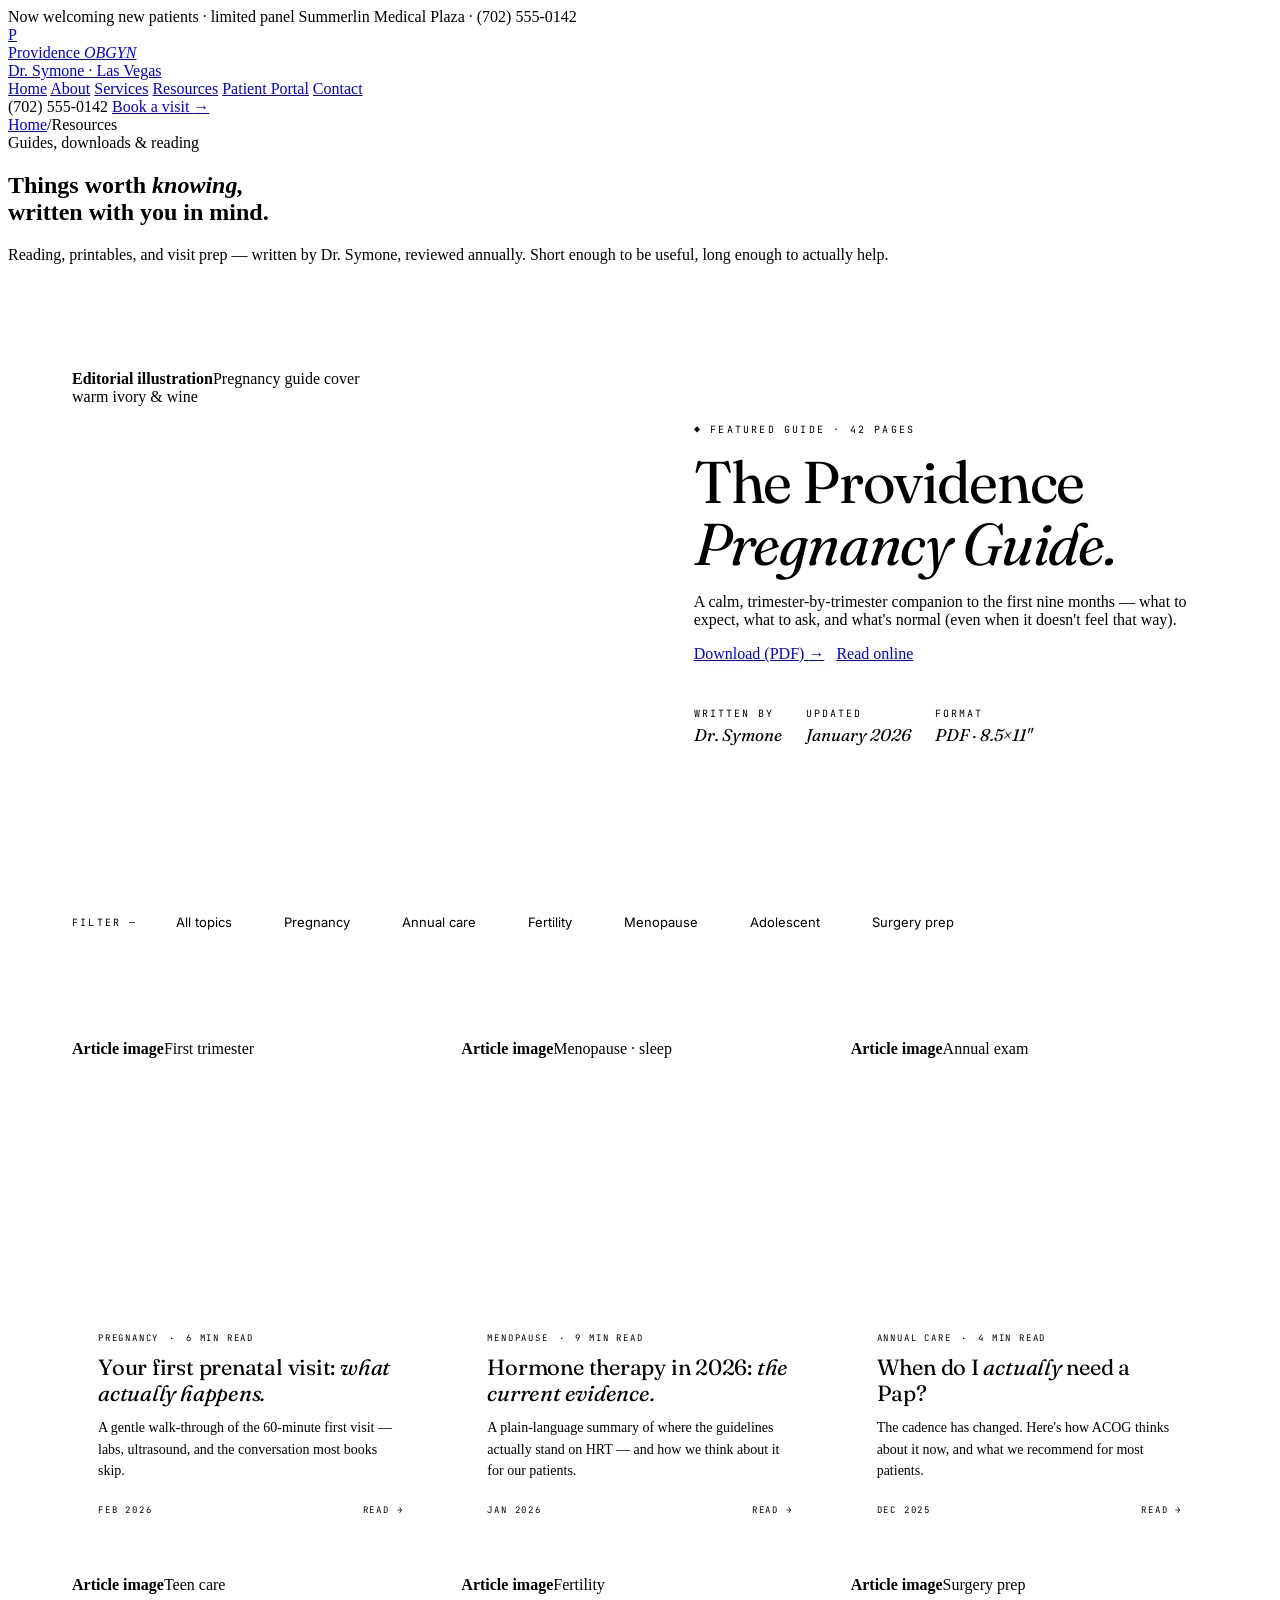
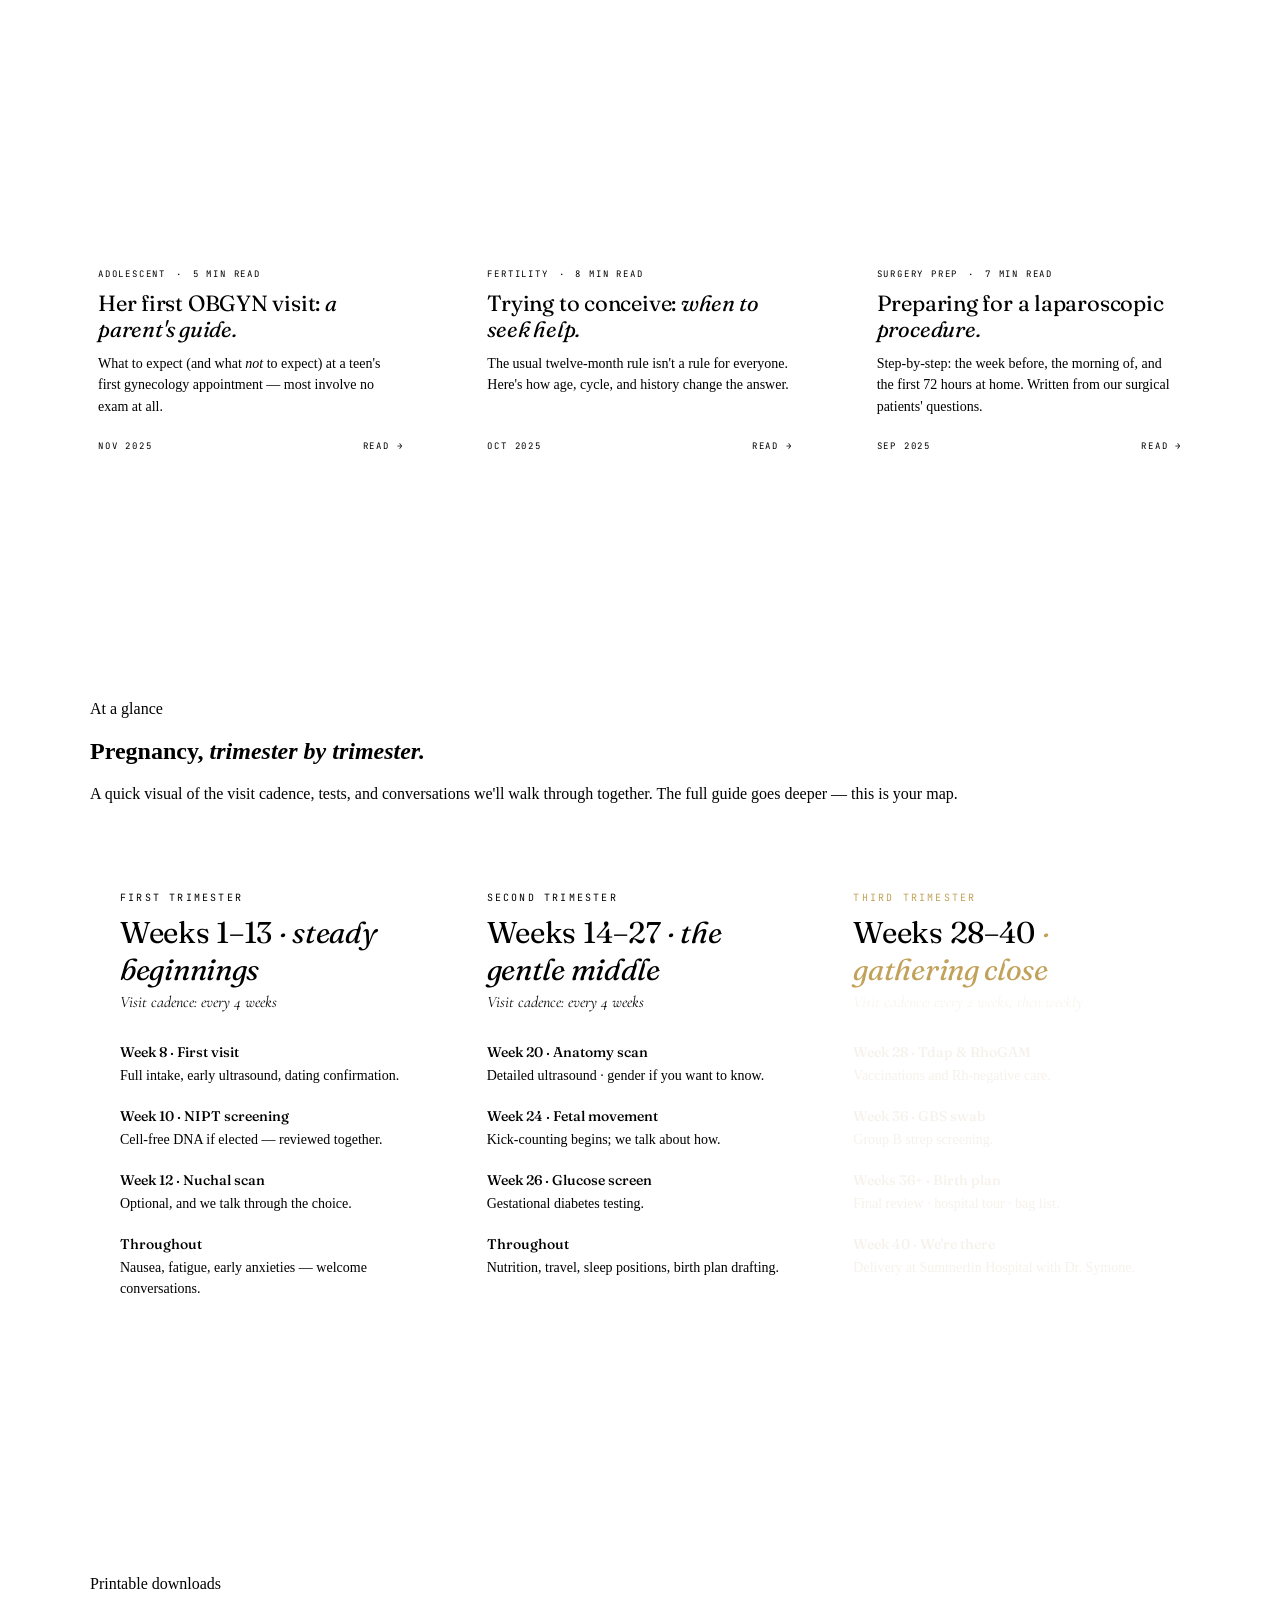
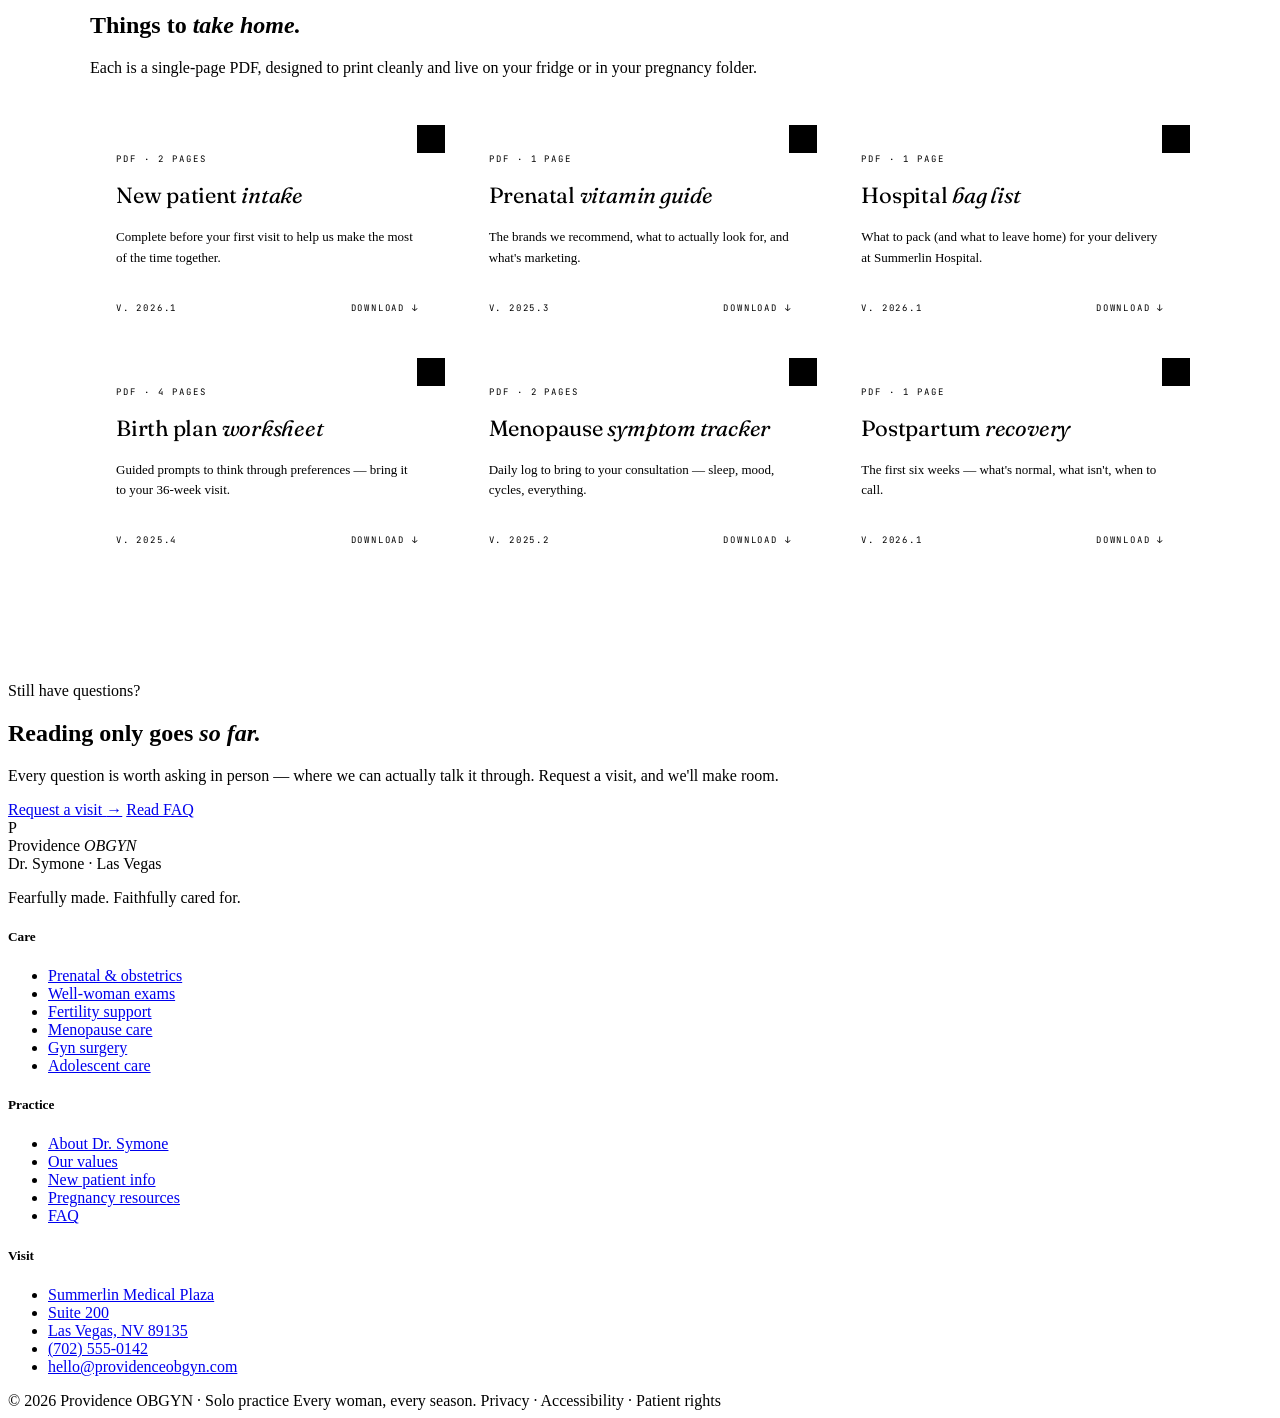
<file: services.html>
<!doctype html>
<html lang="en">
<head>
<meta charset="utf-8" />
<meta name="viewport" content="width=device-width, initial-scale=1" />
<title>Resources — Providence OBGYN</title>
<link rel="preconnect" href="https://fonts.googleapis.com">
<link rel="preconnect" href="https://fonts.gstatic.com" crossorigin>
<link href="https://fonts.googleapis.com/css2?family=Fraunces:ital,opsz,wght@0,9..144,400;0,9..144,500;1,9..144,400;1,9..144,500&family=Cormorant+Garamond:ital,wght@0,400;0,500;1,400;1,500&family=Inter:wght@300;400;500;600&family=JetBrains+Mono:wght@400;500&display=swap" rel="stylesheet">
<link rel="stylesheet" href="shared.css?v=2">
<style>
  /* Featured resource */
  section.featured { padding: 90px 64px; border-bottom: 1px solid var(--rule); }
  .feat-inner { max-width: 1200px; margin: 0 auto; display: grid; grid-template-columns: 1.1fr 1fr; gap: 56px; align-items: center; }
  .feat-img { aspect-ratio: 4/3; position: relative; }
  .feat-txt .kicker { font-family: 'JetBrains Mono', monospace; font-size: 10px; letter-spacing: 0.22em; color: var(--wine); text-transform: uppercase; }
  .feat-txt h2 { font-family: 'Fraunces', serif; font-weight: 400; font-size: clamp(40px, 4.6vw, 60px); line-height: 1.05; letter-spacing: -0.02em; margin: 14px 0 18px; }
  .feat-txt h2 em { font-style: italic; color: var(--wine); }
  .feat-meta { display: flex; gap: 24px; margin-top: 24px; padding-top: 20px; border-top: 1px solid var(--rule); }
  .feat-meta .m { font-family: 'JetBrains Mono', monospace; font-size: 10px; letter-spacing: 0.2em; color: var(--ink-light); text-transform: uppercase; }
  .feat-meta .m strong { display: block; font-family: 'Fraunces', serif; font-style: italic; font-size: 17px; color: var(--ink); letter-spacing: 0; text-transform: none; font-weight: 400; margin-top: 4px; }

  /* Filter bar */
  .filters { background: var(--paper-2); border-bottom: 1px solid var(--rule); padding: 22px 64px; display: flex; gap: 24px; flex-wrap: wrap; align-items: center; }
  .filters .lbl { font-family: 'JetBrains Mono', monospace; font-size: 10px; letter-spacing: 0.22em; color: var(--ink-light); text-transform: uppercase; }
  .chip-filter { padding: 8px 14px; border: 1px solid var(--rule-2); background: var(--paper); font-size: 13px; color: var(--ink-soft); cursor: pointer; transition: all .15s; font-family: 'Inter', sans-serif; }
  .chip-filter:hover { border-color: var(--ink); }
  .chip-filter.active { background: var(--wine); color: var(--paper); border-color: var(--wine); }

  /* Article grid */
  section.articles { padding: 80px 64px 100px; border-bottom: 1px solid var(--rule); }
  .a-grid { max-width: 1200px; margin: 0 auto; display: grid; grid-template-columns: repeat(3, 1fr); gap: 32px; }
  .card { background: var(--paper); border: 1px solid var(--rule-2); transition: transform .2s, box-shadow .2s; display: flex; flex-direction: column; cursor: pointer; }
  .card:hover { transform: translateY(-4px); box-shadow: 0 20px 40px -20px rgba(62,13,24,0.25); }
  .card .img-frame { aspect-ratio: 4/3; }
  .card .body { padding: 24px 26px 28px; display: flex; flex-direction: column; gap: 10px; flex: 1; }
  .card .tag-row { display: flex; gap: 10px; align-items: center; font-family: 'JetBrains Mono', monospace; font-size: 9px; letter-spacing: 0.2em; color: var(--ink-light); text-transform: uppercase; }
  .card .tag-row .cat { color: var(--wine); }
  .card h4 { font-family: 'Fraunces', serif; font-weight: 400; font-size: 22px; letter-spacing: -0.01em; line-height: 1.2; margin: 0; }
  .card h4 em { font-style: italic; color: var(--wine); }
  .card { text-decoration: none; color: inherit; }
  .card p { font-size: 14px; color: var(--ink-soft); margin: 0; line-height: 1.55; }
  .card .foot { margin-top: auto; padding-top: 12px; border-top: 1px solid var(--rule); display: flex; justify-content: space-between; align-items: center; font-family: 'JetBrains Mono', monospace; font-size: 9px; letter-spacing: 0.2em; text-transform: uppercase; color: var(--ink-light); }
  .card .foot .read { color: var(--wine); }

  /* Download band */
  section.downloads { padding: 110px 64px; background: var(--paper-2); border-bottom: 1px solid var(--rule); }
  .dl-grid { max-width: 1100px; margin: 48px auto 0; display: grid; grid-template-columns: repeat(3, 1fr); gap: 18px; }
  .dl-card { background: var(--paper); border: 1px solid var(--rule-2); padding: 28px 26px 26px; display: flex; flex-direction: column; gap: 12px; position: relative; text-decoration: none; color: inherit; transition: border-color .15s, transform .15s; }
  .dl-card:hover { border-color: var(--wine); transform: translateY(-2px); }
  .dl-card::before { content: ""; position: absolute; top: 0; right: 0; width: 0; height: 0; border-style: solid; border-width: 0 28px 28px 0; border-color: transparent var(--paper-2) transparent transparent; }
  .dl-card .type { font-family: 'JetBrains Mono', monospace; font-size: 9px; letter-spacing: 0.22em; color: var(--wine); text-transform: uppercase; }
  .dl-card h4 { font-family: 'Fraunces', serif; font-weight: 400; font-size: 22px; margin: 4px 0 6px; letter-spacing: -0.01em; }
  .dl-card h4 em { font-style: italic; color: var(--wine); }
  .dl-card p { font-size: 13px; color: var(--ink-soft); margin: 0 0 10px; line-height: 1.55; }
  .dl-card .meta { font-family: 'JetBrains Mono', monospace; font-size: 9px; letter-spacing: 0.2em; color: var(--ink-light); text-transform: uppercase; padding-top: 12px; border-top: 1px solid var(--rule); display: flex; justify-content: space-between; align-items: center; }
  .dl-card .meta .dl-link { color: var(--wine); }

  /* Pregnancy guide timeline */
  section.timeline { padding: 120px 64px; border-bottom: 1px solid var(--rule); }
  .tl-inner { max-width: 1100px; margin: 0 auto; }
  .tl-body { display: grid; grid-template-columns: 1fr 1fr 1fr; gap: 0; margin-top: 56px; border-left: 1px solid var(--ink); border-top: 1px solid var(--ink); }
  .tl-col { padding: 32px 30px 36px; border-right: 1px solid var(--ink); border-bottom: 1px solid var(--ink); background: var(--paper); position: relative; }
  .tl-col.tri-2 { background: var(--paper-2); }
  .tl-col.tri-3 { background: var(--wine-deep); color: var(--paper); }
  .tl-col .label { font-family: 'JetBrains Mono', monospace; font-size: 10px; letter-spacing: 0.22em; text-transform: uppercase; color: var(--wine); }
  .tl-col.tri-3 .label { color: #c2a25a; }
  .tl-col h3 { font-family: 'Fraunces', serif; font-weight: 400; font-size: 30px; margin: 10px 0 4px; letter-spacing: -0.01em; }
  .tl-col h3 em { font-style: italic; }
  .tl-col.tri-3 h3 em { color: #c2a25a; }
  .tl-col.tri-1 h3 em, .tl-col.tri-2 h3 em { color: var(--wine); }
  .tl-col .wks { font-family: 'Cormorant Garamond', serif; font-style: italic; font-size: 16px; color: var(--ink-light); margin-bottom: 20px; }
  .tl-col.tri-3 .wks { color: rgba(244,239,230,0.7); }
  .tl-col ul { list-style: none; padding: 0; margin: 0; }
  .tl-col li { padding: 10px 0; border-bottom: 1px solid var(--rule); font-size: 14px; line-height: 1.5; color: var(--ink-soft); }
  .tl-col.tri-3 li { border-color: rgba(244,239,230,0.15); color: rgba(244,239,230,0.85); }
  .tl-col li strong { display: block; color: var(--ink); font-family: 'Fraunces', serif; font-weight: 500; font-size: 14px; margin-bottom: 2px; }
  .tl-col.tri-3 li strong { color: var(--paper); }

  @media (max-width: 1100px) {
    .feat-inner { grid-template-columns: 1fr; }
    .a-grid { grid-template-columns: 1fr 1fr; }
    .dl-grid, .tl-body { grid-template-columns: 1fr; }
  }
  @media (max-width: 620px) {
    section.featured, .filters, section.articles, section.downloads, section.timeline { padding-left: 24px; padding-right: 24px; }
    .a-grid { grid-template-columns: 1fr; }
  }
</style>
</head>
<body>

<div class="announce">
  <span><span class="dot"></span>Now welcoming new patients · limited panel</span>
  <span class="right">Summerlin Medical Plaza · (702) 555-0142</span>
</div>
<header class="nav">
  <a href="index.html" class="logo">
    <div class="logo-mark">P</div>
    <div class="logo-text">
      <div class="name">Providence <em>OBGYN</em></div>
      <div class="sub">Dr. Symone · Las Vegas</div>
    </div>
  </a>
  <nav class="links">
    <a href="index.html">Home</a>
    <a href="about.html">About</a>
    <a href="services.html">Services</a>
    <a href="resources.html" class="active">Resources</a>
    <a href="portal.html">Patient Portal</a>
    <a href="contact.html">Contact</a>
  </nav>
  <div class="nav-right">
    <span class="nav-phone">(702) 555-0142</span>
    <a href="book.html" class="btn primary">Book a visit <span class="arrow">→</span></a>
  </div>
</header>

<section class="page-hero">
  <div class="inner">
    <div>
      <div class="crumbs"><a href="index.html">Home</a><span class="sep">/</span>Resources</div>
      <span class="eyebrow" style="margin-top:12px">Guides, downloads &amp; reading</span>
      <h1>Things worth <em>knowing,</em><br>written with you in mind.</h1>
    </div>
    <p class="lede">Reading, printables, and visit prep — written by Dr. Symone, reviewed annually. Short enough to be useful, long enough to actually help.</p>
  </div>
</section>

<section class="featured">
  <div class="feat-inner">
    <div class="feat-img">
      <div class="img-frame" style="height:100%"><div class="placeholder"><div class="tag"><strong>Editorial illustration</strong>Pregnancy guide cover<br>warm ivory &amp; wine</div></div></div>
    </div>
    <div class="feat-txt">
      <span class="kicker">◆ Featured guide · 42 pages</span>
      <h2>The Providence <em>Pregnancy Guide.</em></h2>
      <p class="lede">A calm, trimester-by-trimester companion to the first nine months — what to expect, what to ask, and what's normal (even when it doesn't feel that way).</p>
      <div style="display:flex;gap:12px">
        <a href="#downloads" class="btn primary">Download (PDF) <span class="arrow">→</span></a>
        <a href="#articles" class="btn">Read online</a>
      </div>
      <div class="feat-meta">
        <div class="m">Written by<strong>Dr. Symone</strong></div>
        <div class="m">Updated<strong>January 2026</strong></div>
        <div class="m">Format<strong>PDF · 8.5×11"</strong></div>
      </div>
    </div>
  </div>
</section>

<div class="filters">
  <span class="lbl">Filter —</span>
  <span class="chip-filter active">All topics</span>
  <span class="chip-filter">Pregnancy</span>
  <span class="chip-filter">Annual care</span>
  <span class="chip-filter">Fertility</span>
  <span class="chip-filter">Menopause</span>
  <span class="chip-filter">Adolescent</span>
  <span class="chip-filter">Surgery prep</span>
</div>

<section class="articles" id="articles">
  <div class="a-grid">
    <a class="card" href="articles/first-prenatal-visit.html">
      <div class="img-frame"><div class="placeholder"><div class="tag"><strong>Article image</strong>First trimester</div></div></div>
      <div class="body">
        <div class="tag-row"><span class="cat">Pregnancy</span>·<span>6 min read</span></div>
        <h4>Your first prenatal visit: <em>what actually happens.</em></h4>
        <p>A gentle walk-through of the 60-minute first visit — labs, ultrasound, and the conversation most books skip.</p>
        <div class="foot"><span>Feb 2026</span><span class="read">Read →</span></div>
      </div>
    </a>
    <a class="card" href="articles/hormone-therapy-2026.html">
      <div class="img-frame"><div class="placeholder"><div class="tag"><strong>Article image</strong>Menopause · sleep</div></div></div>
      <div class="body">
        <div class="tag-row"><span class="cat">Menopause</span>·<span>9 min read</span></div>
        <h4>Hormone therapy in 2026: <em>the current evidence.</em></h4>
        <p>A plain-language summary of where the guidelines actually stand on HRT — and how we think about it for our patients.</p>
        <div class="foot"><span>Jan 2026</span><span class="read">Read →</span></div>
      </div>
    </a>
    <a class="card" href="articles/when-do-i-need-a-pap.html">
      <div class="img-frame"><div class="placeholder"><div class="tag"><strong>Article image</strong>Annual exam</div></div></div>
      <div class="body">
        <div class="tag-row"><span class="cat">Annual care</span>·<span>4 min read</span></div>
        <h4>When do I <em>actually</em> need a Pap?</h4>
        <p>The cadence has changed. Here's how ACOG thinks about it now, and what we recommend for most patients.</p>
        <div class="foot"><span>Dec 2025</span><span class="read">Read →</span></div>
      </div>
    </a>
    <a class="card" href="articles/teen-first-visit.html">
      <div class="img-frame"><div class="placeholder"><div class="tag"><strong>Article image</strong>Teen care</div></div></div>
      <div class="body">
        <div class="tag-row"><span class="cat">Adolescent</span>·<span>5 min read</span></div>
        <h4>Her first OBGYN visit: <em>a parent's guide.</em></h4>
        <p>What to expect (and what <em>not</em> to expect) at a teen's first gynecology appointment — most involve no exam at all.</p>
        <div class="foot"><span>Nov 2025</span><span class="read">Read →</span></div>
      </div>
    </a>
    <a class="card" href="articles/trying-to-conceive.html">
      <div class="img-frame"><div class="placeholder"><div class="tag"><strong>Article image</strong>Fertility</div></div></div>
      <div class="body">
        <div class="tag-row"><span class="cat">Fertility</span>·<span>8 min read</span></div>
        <h4>Trying to conceive: <em>when to seek help.</em></h4>
        <p>The usual twelve-month rule isn't a rule for everyone. Here's how age, cycle, and history change the answer.</p>
        <div class="foot"><span>Oct 2025</span><span class="read">Read →</span></div>
      </div>
    </a>
    <a class="card" href="articles/laparoscopic-prep.html">
      <div class="img-frame"><div class="placeholder"><div class="tag"><strong>Article image</strong>Surgery prep</div></div></div>
      <div class="body">
        <div class="tag-row"><span class="cat">Surgery prep</span>·<span>7 min read</span></div>
        <h4>Preparing for a laparoscopic <em>procedure.</em></h4>
        <p>Step-by-step: the week before, the morning of, and the first 72 hours at home. Written from our surgical patients' questions.</p>
        <div class="foot"><span>Sep 2025</span><span class="read">Read →</span></div>
      </div>
    </a>
  </div>
</section>

<section class="timeline">
  <div class="tl-inner">
    <div class="section-head">
      <div>
        <span class="eyebrow">At a glance</span>
        <h2>Pregnancy, <em>trimester by trimester.</em></h2>
      </div>
      <p class="aside">A quick visual of the visit cadence, tests, and conversations we'll walk through together. The full guide goes deeper — this is your map.</p>
    </div>
    <div class="tl-body">
      <div class="tl-col tri-1">
        <div class="label">First trimester</div>
        <h3>Weeks 1–13 <em>· steady beginnings</em></h3>
        <div class="wks">Visit cadence: every 4 weeks</div>
        <ul>
          <li><strong>Week 8 · First visit</strong>Full intake, early ultrasound, dating confirmation.</li>
          <li><strong>Week 10 · NIPT screening</strong>Cell-free DNA if elected — reviewed together.</li>
          <li><strong>Week 12 · Nuchal scan</strong>Optional, and we talk through the choice.</li>
          <li><strong>Throughout</strong>Nausea, fatigue, early anxieties — welcome conversations.</li>
        </ul>
      </div>
      <div class="tl-col tri-2">
        <div class="label">Second trimester</div>
        <h3>Weeks 14–27 <em>· the gentle middle</em></h3>
        <div class="wks">Visit cadence: every 4 weeks</div>
        <ul>
          <li><strong>Week 20 · Anatomy scan</strong>Detailed ultrasound · gender if you want to know.</li>
          <li><strong>Week 24 · Fetal movement</strong>Kick-counting begins; we talk about how.</li>
          <li><strong>Week 26 · Glucose screen</strong>Gestational diabetes testing.</li>
          <li><strong>Throughout</strong>Nutrition, travel, sleep positions, birth plan drafting.</li>
        </ul>
      </div>
      <div class="tl-col tri-3">
        <div class="label">Third trimester</div>
        <h3>Weeks 28–40 <em>· gathering close</em></h3>
        <div class="wks">Visit cadence: every 2 weeks, then weekly</div>
        <ul>
          <li><strong>Week 28 · Tdap &amp; RhoGAM</strong>Vaccinations and Rh-negative care.</li>
          <li><strong>Week 36 · GBS swab</strong>Group B strep screening.</li>
          <li><strong>Weeks 36+ · Birth plan</strong>Final review · hospital tour · bag list.</li>
          <li><strong>Week 40 · We're there</strong>Delivery at Summerlin Hospital with Dr. Symone.</li>
        </ul>
      </div>
    </div>
  </div>
</section>

<section class="downloads" id="downloads">
  <div class="section-head" style="max-width:1100px;margin:0 auto 0">
    <div>
      <span class="eyebrow">Printable downloads</span>
      <h2>Things to <em>take home.</em></h2>
    </div>
    <p class="aside">Each is a single-page PDF, designed to print cleanly and live on your fridge or in your pregnancy folder.</p>
  </div>
  <div class="dl-grid">
    <a class="dl-card" href="#download"><span class="type">PDF · 2 pages</span><h4>New patient <em>intake</em></h4><p>Complete before your first visit to help us make the most of the time together.</p><div class="meta"><span>v. 2026.1</span><span class="dl-link">Download ↓</span></div></a>
    <a class="dl-card" href="#download"><span class="type">PDF · 1 page</span><h4>Prenatal <em>vitamin guide</em></h4><p>The brands we recommend, what to actually look for, and what's marketing.</p><div class="meta"><span>v. 2025.3</span><span class="dl-link">Download ↓</span></div></a>
    <a class="dl-card" href="#download"><span class="type">PDF · 1 page</span><h4>Hospital <em>bag list</em></h4><p>What to pack (and what to leave home) for your delivery at Summerlin Hospital.</p><div class="meta"><span>v. 2026.1</span><span class="dl-link">Download ↓</span></div></a>
    <a class="dl-card" href="#download"><span class="type">PDF · 4 pages</span><h4>Birth plan <em>worksheet</em></h4><p>Guided prompts to think through preferences — bring it to your 36-week visit.</p><div class="meta"><span>v. 2025.4</span><span class="dl-link">Download ↓</span></div></a>
    <a class="dl-card" href="#download"><span class="type">PDF · 2 pages</span><h4>Menopause <em>symptom tracker</em></h4><p>Daily log to bring to your consultation — sleep, mood, cycles, everything.</p><div class="meta"><span>v. 2025.2</span><span class="dl-link">Download ↓</span></div></a>
    <a class="dl-card" href="#download"><span class="type">PDF · 1 page</span><h4>Postpartum <em>recovery</em></h4><p>The first six weeks — what's normal, what isn't, when to call.</p><div class="meta"><span>v. 2026.1</span><span class="dl-link">Download ↓</span></div></a>
  </div>
</section>

<section class="final-cta">
  <span class="eyebrow">Still have questions?</span>
  <h2>Reading only goes <em>so far.</em></h2>
  <p class="lede">Every question is worth asking in person — where we can actually talk it through. Request a visit, and we'll make room.</p>
  <div class="ctas">
    <a href="book.html" class="btn primary">Request a visit <span class="arrow">→</span></a>
    <a href="faq.html" class="btn gold">Read FAQ</a>
  </div>
</section>

<footer>
  <div class="footer-grid">
    <div class="brand">
      <div class="logo">
        <div class="logo-mark">P</div>
        <div class="logo-text">
          <div class="name">Providence <em>OBGYN</em></div>
          <div class="sub">Dr. Symone · Las Vegas</div>
        </div>
      </div>
      <p>Fearfully made. Faithfully cared for.</p>
    </div>
    <div><h5>Care</h5><ul><li><a href="services.html">Prenatal &amp; obstetrics</a></li><li><a href="services.html">Well-woman exams</a></li><li><a href="services.html">Fertility support</a></li><li><a href="services.html">Menopause care</a></li><li><a href="services.html">Gyn surgery</a></li><li><a href="services.html">Adolescent care</a></li></ul></div>
    <div><h5>Practice</h5><ul><li><a href="about.html">About Dr. Symone</a></li><li><a href="about.html">Our values</a></li><li><a href="book.html">New patient info</a></li><li><a href="resources.html">Pregnancy resources</a></li><li><a href="faq.html">FAQ</a></li></ul></div>
    <div><h5>Visit</h5><ul><li><a href="contact.html">Summerlin Medical Plaza</a></li><li><a href="contact.html">Suite 200</a></li><li><a href="contact.html">Las Vegas, NV 89135</a></li><li><a href="contact.html">(702) 555-0142</a></li><li><a href="contact.html">hello@providenceobgyn.com</a></li></ul></div>
  </div>
  <div class="footer-bottom">
    <span>© 2026 Providence OBGYN · Solo practice</span>
    <span class="tagline">Every woman, every season.</span>
    <span>Privacy · Accessibility · Patient rights</span>
  </div>
</footer>

<script>
document.querySelectorAll('.chip-filter').forEach(c => c.addEventListener('click', () => {
  document.querySelectorAll('.chip-filter').forEach(x => x.classList.remove('active'));
  c.classList.add('active');
}));
</script>
</body>
</html>
</file>
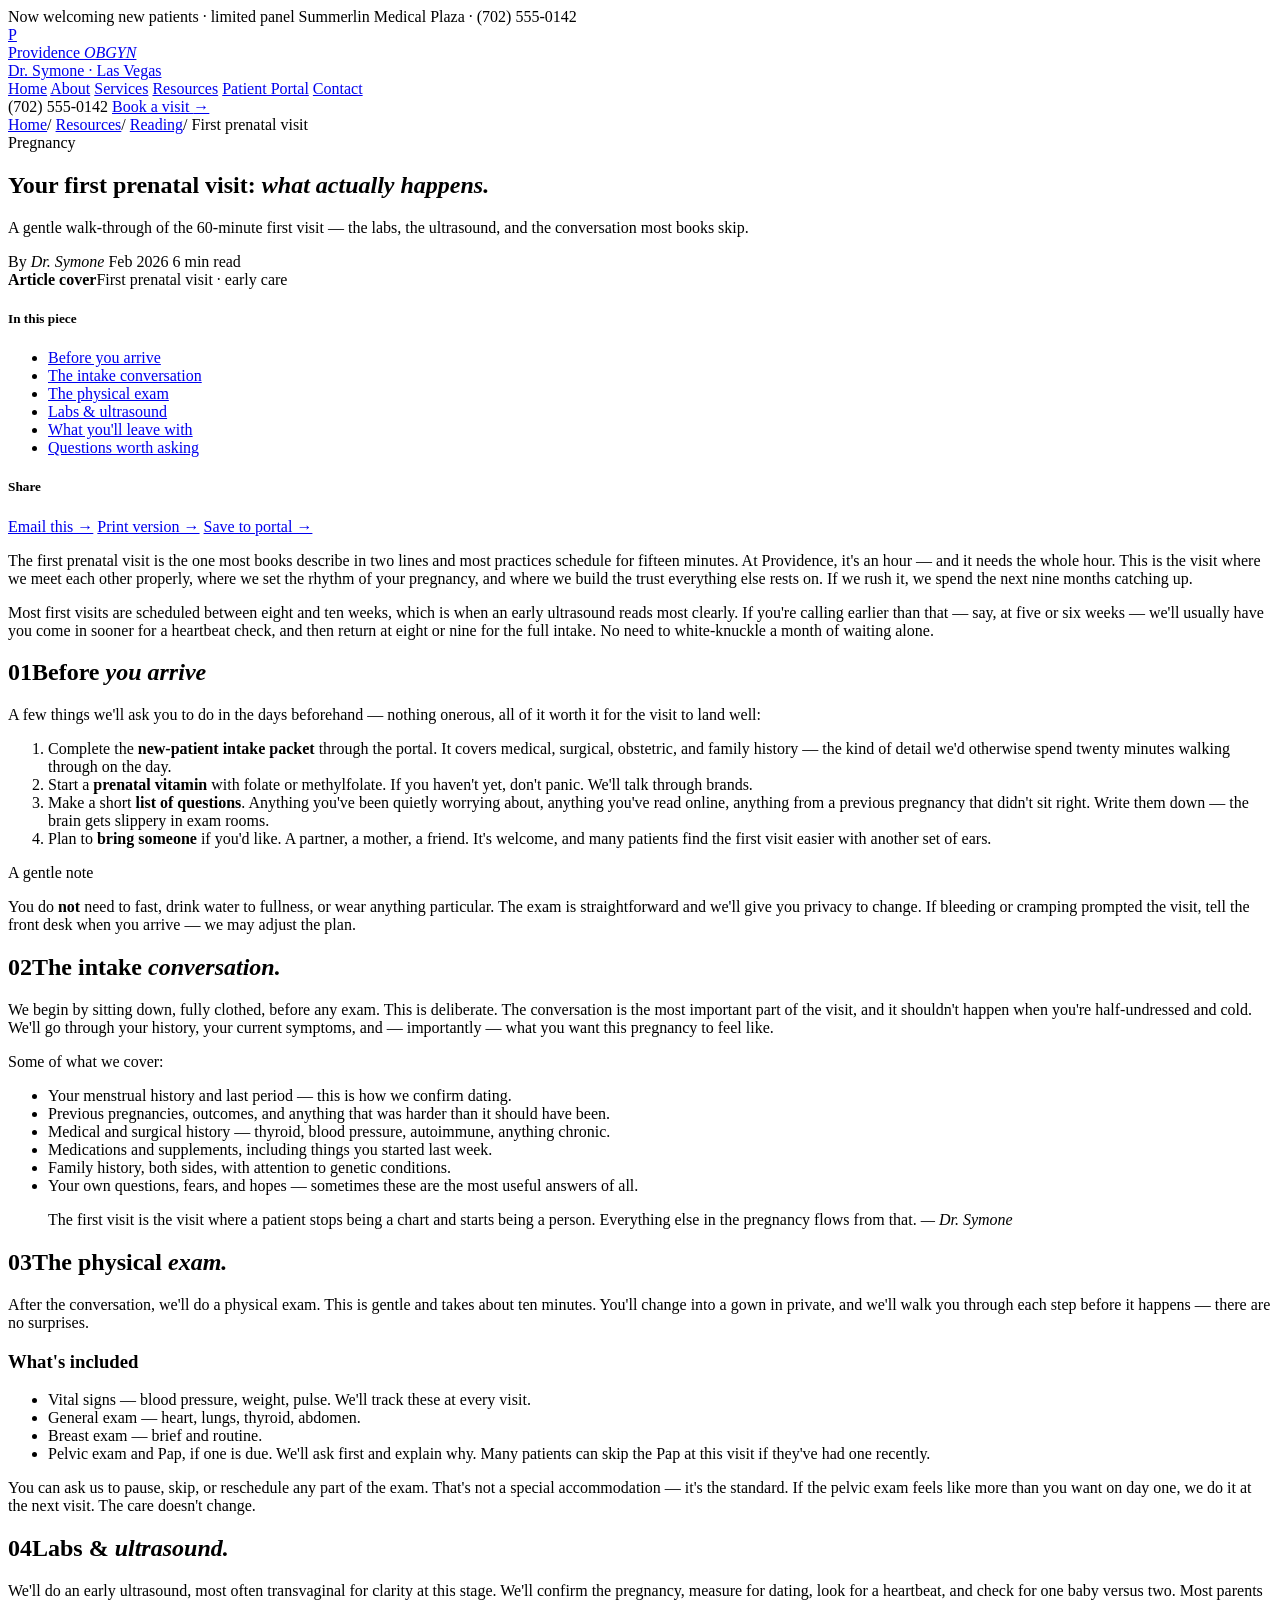
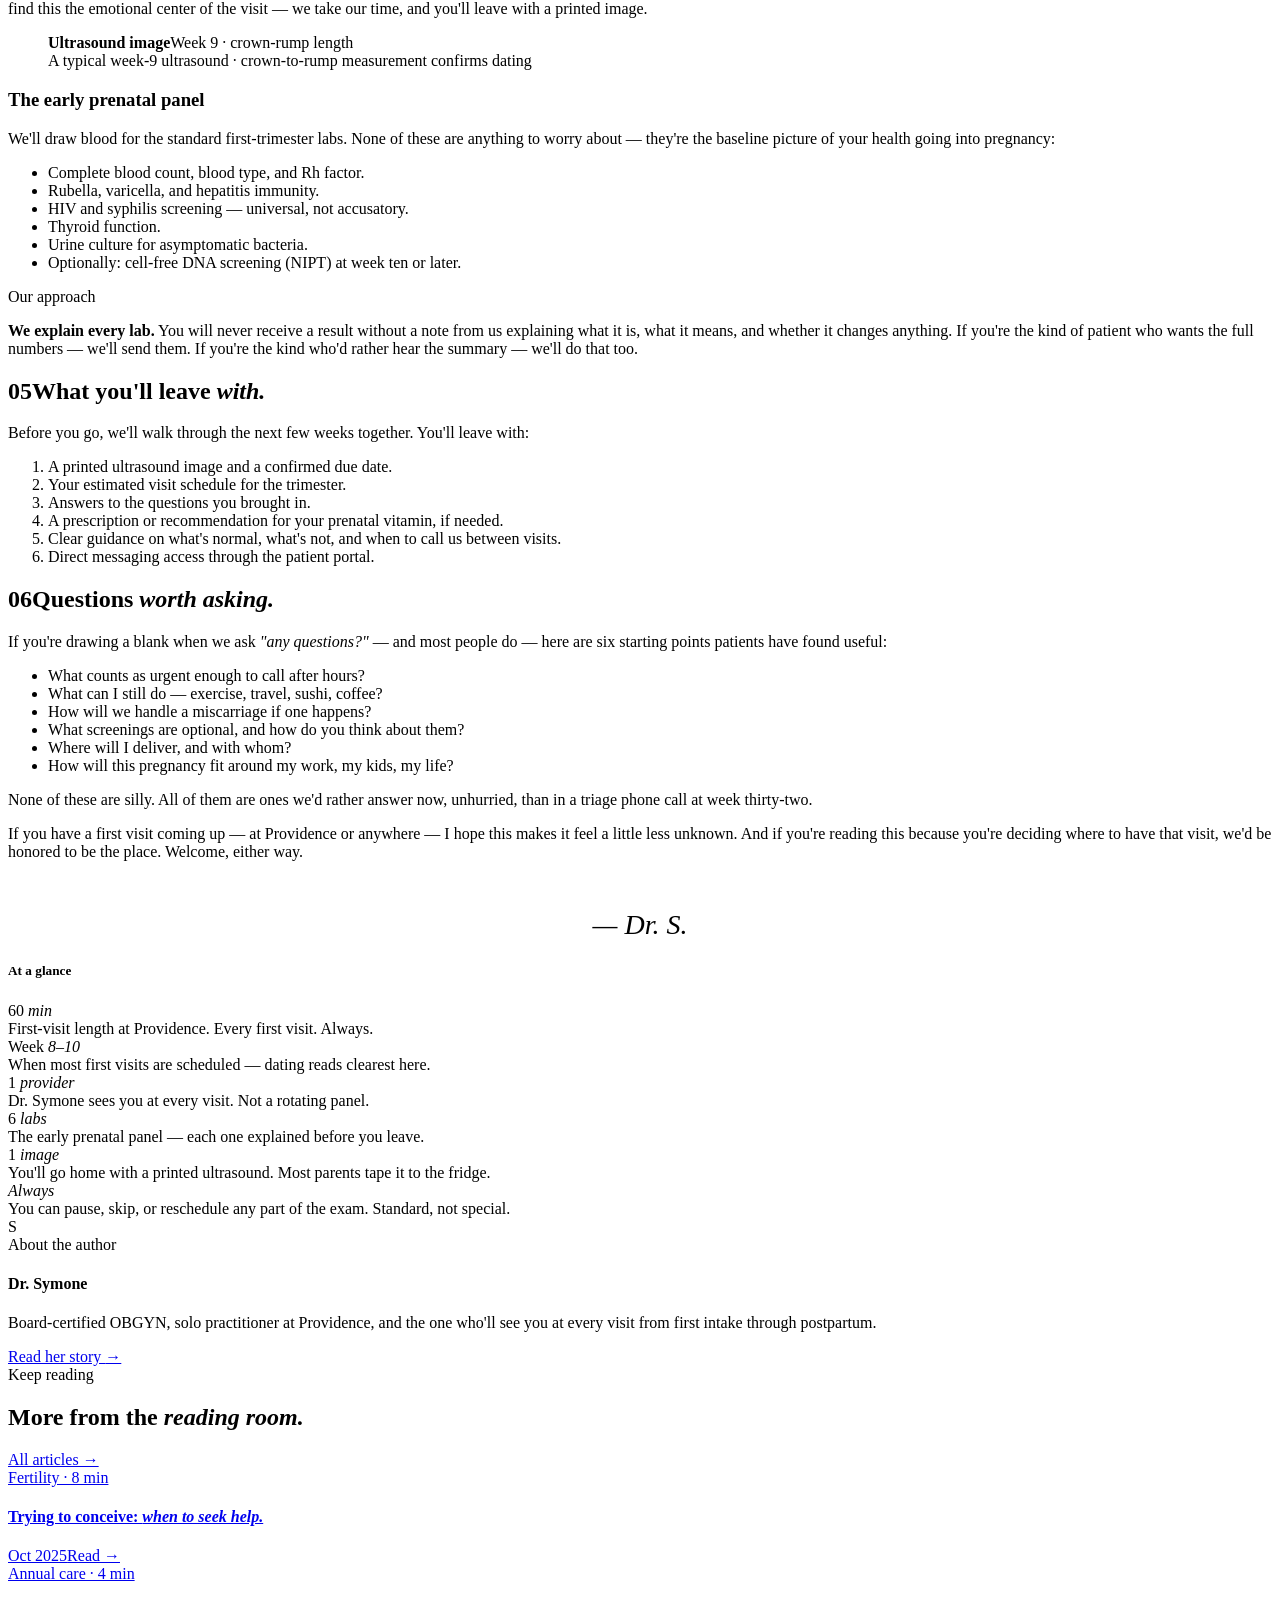
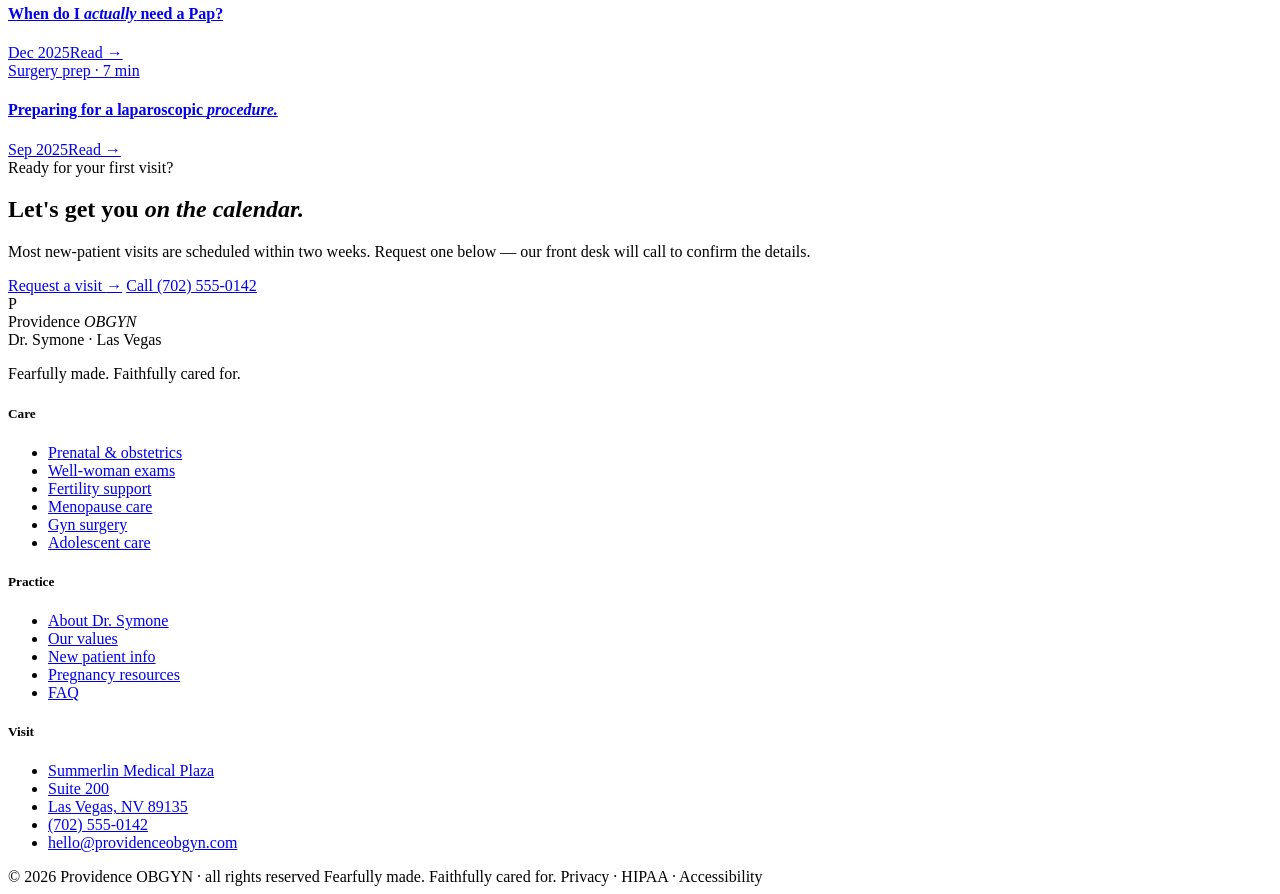
<file: teen-first-visit.html>
<!doctype html>
<html lang="en">
<head>
  <meta charset="utf-8" />
  <title>Your first prenatal visit — Providence OBGYN</title>
  <meta name="viewport" content="width=device-width, initial-scale=1" />
  <meta name="description" content="A gentle walk-through of the 60-minute first prenatal visit at Providence OBGYN — the labs, the ultrasound, and the conversation most books skip." />

  <link rel="preconnect" href="https://fonts.googleapis.com" />
  <link rel="preconnect" href="https://fonts.gstatic.com" crossorigin />
  <link href="https://fonts.googleapis.com/css2?family=Cormorant+Garamond:ital,wght@0,400;0,500;0,600;1,400;1,500&family=Fraunces:ital,opsz,wght@0,9..144,400;0,9..144,500;0,9..144,600;1,9..144,400;1,9..144,500&family=Inter:wght@300;400;500;600&family=JetBrains+Mono:wght@400;500&display=swap" rel="stylesheet" />

  <link rel="stylesheet" href="../shared.css?v=2" />
</head>
<body>

  <!-- ANNOUNCEMENT BAR ============================================== -->
  <div class="announce">
    <span><span class="dot"></span>Now welcoming new patients · limited panel</span>
    <span class="right">Summerlin Medical Plaza · (702) 555-0142</span>
  </div>

  <!-- PRIMARY NAV =================================================== -->
  <header class="nav">
    <a href="../index.html" class="logo" aria-label="Providence OBGYN — home">
      <div class="logo-mark" aria-hidden="true">P</div>
      <div class="logo-text">
        <div class="name">Providence <em>OBGYN</em></div>
        <div class="sub">Dr. Symone · Las Vegas</div>
      </div>
    </a>
    <nav class="links" aria-label="Primary">
      <a href="../index.html">Home</a>
      <a href="../about.html">About</a>
      <a href="../services.html">Services</a>
      <a href="../resources.html" class="active" aria-current="page">Resources</a>
      <a href="../portal.html">Patient Portal</a>
      <a href="../contact.html">Contact</a>
    </nav>
    <div class="nav-right">
      <span class="nav-phone">(702) 555-0142</span>
      <a href="../book.html" class="btn primary">Book a visit <span class="arrow" aria-hidden="true">→</span></a>
    </div>
  </header>

  <!-- ARTICLE HERO (editorial masthead) ============================= -->
  <section class="art-hero">
    <nav class="crumbs" aria-label="Breadcrumb">
      <a href="../index.html">Home</a><span class="sep">/</span>
      <a href="../resources.html">Resources</a><span class="sep">/</span>
      <a href="../resources.html#articles">Reading</a><span class="sep">/</span>
      <span aria-current="page">First prenatal visit</span>
    </nav>
    <span class="cat">Pregnancy</span>
    <h1>Your first prenatal visit: <em>what actually happens.</em></h1>
    <p class="dek">A gentle walk-through of the 60-minute first visit — the labs, the ultrasound, and the conversation most books skip.</p>
    <div class="meta">
      <span class="byline">By <em>Dr. Symone</em></span>
      <span class="rule" aria-hidden="true"></span>
      <span>Feb 2026</span>
      <span class="rule" aria-hidden="true"></span>
      <span>6 min read</span>
    </div>
  </section>

  <!-- COVER IMAGE =================================================== -->
  <div class="art-cover img-frame" role="img" aria-label="Article cover image">
    <div class="placeholder">
      <div class="tag"><strong>Article cover</strong>First prenatal visit · early care</div>
    </div>
  </div>

  <!-- ARTICLE BODY ================================================== -->
  <div class="art-body">

    <!-- In-page TOC + share rail -->
    <aside class="side-left" aria-label="In this piece">
      <h5>In this piece</h5>
      <ul class="toc">
        <li class="active"><a href="#before-you-arrive">Before you arrive</a></li>
        <li><a href="#intake-conversation">The intake conversation</a></li>
        <li><a href="#physical-exam">The physical exam</a></li>
        <li><a href="#labs-ultrasound">Labs &amp; ultrasound</a></li>
        <li><a href="#what-youll-leave-with">What you'll leave with</a></li>
        <li><a href="#questions-worth-asking">Questions worth asking</a></li>
      </ul>
      <h5>Share</h5>
      <div class="share">
        <a href="#">Email this →</a>
        <a href="first-prenatal-visit-print.html">Print version →</a>
        <a href="#">Save to portal →</a>
      </div>
    </aside>

    <!-- Main prose -->
    <article class="art-prose">
      <p>The first prenatal visit is the one most books describe in two lines and most practices schedule for fifteen minutes. At Providence, it's an hour — and it needs the whole hour. This is the visit where we meet each other properly, where we set the rhythm of your pregnancy, and where we build the trust everything else rests on. If we rush it, we spend the next nine months catching up.</p>

      <p>Most first visits are scheduled between eight and ten weeks, which is when an early ultrasound reads most clearly. If you're calling earlier than that — say, at five or six weeks — we'll usually have you come in sooner for a heartbeat check, and then return at eight or nine for the full intake. No need to white-knuckle a month of waiting alone.</p>

      <h2 id="before-you-arrive"><span class="num">01</span>Before <em>you arrive</em></h2>
      <p>A few things we'll ask you to do in the days beforehand — nothing onerous, all of it worth it for the visit to land well:</p>
      <ol>
        <li>Complete the <strong>new-patient intake packet</strong> through the portal. It covers medical, surgical, obstetric, and family history — the kind of detail we'd otherwise spend twenty minutes walking through on the day.</li>
        <li>Start a <strong>prenatal vitamin</strong> with folate or methylfolate. If you haven't yet, don't panic. We'll talk through brands.</li>
        <li>Make a short <strong>list of questions</strong>. Anything you've been quietly worrying about, anything you've read online, anything from a previous pregnancy that didn't sit right. Write them down — the brain gets slippery in exam rooms.</li>
        <li>Plan to <strong>bring someone</strong> if you'd like. A partner, a mother, a friend. It's welcome, and many patients find the first visit easier with another set of ears.</li>
      </ol>

      <div class="callout">
        <span class="label">A gentle note</span>
        <p>You do <strong>not</strong> need to fast, drink water to fullness, or wear anything particular. The exam is straightforward and we'll give you privacy to change. If bleeding or cramping prompted the visit, tell the front desk when you arrive — we may adjust the plan.</p>
      </div>

      <h2 id="intake-conversation"><span class="num">02</span>The intake <em>conversation.</em></h2>
      <p>We begin by sitting down, fully clothed, before any exam. This is deliberate. The conversation is the most important part of the visit, and it shouldn't happen when you're half-undressed and cold. We'll go through your history, your current symptoms, and — importantly — what you want this pregnancy to feel like.</p>

      <p>Some of what we cover:</p>
      <ul>
        <li>Your menstrual history and last period — this is how we confirm dating.</li>
        <li>Previous pregnancies, outcomes, and anything that was harder than it should have been.</li>
        <li>Medical and surgical history — thyroid, blood pressure, autoimmune, anything chronic.</li>
        <li>Medications and supplements, including things you started last week.</li>
        <li>Family history, both sides, with attention to genetic conditions.</li>
        <li>Your own questions, fears, and hopes — sometimes these are the most useful answers of all.</li>
      </ul>

      <blockquote>
        The first visit is the visit where a patient stops being a chart and starts being a person. Everything else in the pregnancy flows from that.
        <cite>— Dr. Symone</cite>
      </blockquote>

      <h2 id="physical-exam"><span class="num">03</span>The physical <em>exam.</em></h2>
      <p>After the conversation, we'll do a physical exam. This is gentle and takes about ten minutes. You'll change into a gown in private, and we'll walk you through each step before it happens — there are no surprises.</p>
      <h3>What's included</h3>
      <ul>
        <li>Vital signs — blood pressure, weight, pulse. We'll track these at every visit.</li>
        <li>General exam — heart, lungs, thyroid, abdomen.</li>
        <li>Breast exam — brief and routine.</li>
        <li>Pelvic exam and Pap, if one is due. We'll ask first and explain why. Many patients can skip the Pap at this visit if they've had one recently.</li>
      </ul>
      <p>You can ask us to pause, skip, or reschedule any part of the exam. That's not a special accommodation — it's the standard. If the pelvic exam feels like more than you want on day one, we do it at the next visit. The care doesn't change.</p>

      <h2 id="labs-ultrasound"><span class="num">04</span>Labs &amp; <em>ultrasound.</em></h2>
      <p>We'll do an early ultrasound, most often transvaginal for clarity at this stage. We'll confirm the pregnancy, measure for dating, look for a heartbeat, and check for one baby versus two. Most parents find this the emotional center of the visit — we take our time, and you'll leave with a printed image.</p>

      <figure>
        <div class="img-frame" role="img" aria-label="Typical week-9 ultrasound">
          <div class="placeholder">
            <div class="tag"><strong>Ultrasound image</strong>Week 9 · crown-rump length</div>
          </div>
        </div>
        <figcaption>A typical week-9 ultrasound · crown-to-rump measurement confirms dating</figcaption>
      </figure>

      <h3>The early prenatal panel</h3>
      <p>We'll draw blood for the standard first-trimester labs. None of these are anything to worry about — they're the baseline picture of your health going into pregnancy:</p>
      <ul>
        <li>Complete blood count, blood type, and Rh factor.</li>
        <li>Rubella, varicella, and hepatitis immunity.</li>
        <li>HIV and syphilis screening — universal, not accusatory.</li>
        <li>Thyroid function.</li>
        <li>Urine culture for asymptomatic bacteria.</li>
        <li>Optionally: cell-free DNA screening (NIPT) at week ten or later.</li>
      </ul>

      <div class="callout">
        <span class="label">Our approach</span>
        <p><strong>We explain every lab.</strong> You will never receive a result without a note from us explaining what it is, what it means, and whether it changes anything. If you're the kind of patient who wants the full numbers — we'll send them. If you're the kind who'd rather hear the summary — we'll do that too.</p>
      </div>

      <h2 id="what-youll-leave-with"><span class="num">05</span>What you'll leave <em>with.</em></h2>
      <p>Before you go, we'll walk through the next few weeks together. You'll leave with:</p>
      <ol>
        <li>A printed ultrasound image and a confirmed due date.</li>
        <li>Your estimated visit schedule for the trimester.</li>
        <li>Answers to the questions you brought in.</li>
        <li>A prescription or recommendation for your prenatal vitamin, if needed.</li>
        <li>Clear guidance on what's normal, what's not, and when to call us between visits.</li>
        <li>Direct messaging access through the patient portal.</li>
      </ol>

      <h2 id="questions-worth-asking"><span class="num">06</span>Questions <em>worth asking.</em></h2>
      <p>If you're drawing a blank when we ask <em>"any questions?"</em> — and most people do — here are six starting points patients have found useful:</p>
      <ul>
        <li>What counts as urgent enough to call after hours?</li>
        <li>What can I still do — exercise, travel, sushi, coffee?</li>
        <li>How will we handle a miscarriage if one happens?</li>
        <li>What screenings are optional, and how do you think about them?</li>
        <li>Where will I deliver, and with whom?</li>
        <li>How will this pregnancy fit around my work, my kids, my life?</li>
      </ul>

      <p>None of these are silly. All of them are ones we'd rather answer now, unhurried, than in a triage phone call at week thirty-two.</p>

      <p>If you have a first visit coming up — at Providence or anywhere — I hope this makes it feel a little less unknown. And if you're reading this because you're deciding where to have that visit, we'd be honored to be the place. Welcome, either way.</p>

      <p style="text-align:center;font-style:italic;color:var(--wine);font-size:28px;margin:48px 0 0;">— Dr. S.</p>
    </article>

    <!-- At-a-glance sidebar -->
    <aside class="side-right" aria-label="At a glance">
      <h5>At a glance</h5>
      <div class="fact">
        <div class="big">60 <em>min</em></div>
        <div class="small">First-visit length at Providence. Every first visit. Always.</div>
      </div>
      <div class="fact">
        <div class="big">Week <em>8–10</em></div>
        <div class="small">When most first visits are scheduled — dating reads clearest here.</div>
      </div>
      <div class="fact">
        <div class="big">1 <em>provider</em></div>
        <div class="small">Dr. Symone sees you at every visit. Not a rotating panel.</div>
      </div>
      <div class="fact">
        <div class="big">6 <em>labs</em></div>
        <div class="small">The early prenatal panel — each one explained before you leave.</div>
      </div>
      <div class="fact">
        <div class="big">1 <em>image</em></div>
        <div class="small">You'll go home with a printed ultrasound. Most parents tape it to the fridge.</div>
      </div>
      <div class="fact">
        <div class="big"><em>Always</em></div>
        <div class="small">You can pause, skip, or reschedule any part of the exam. Standard, not special.</div>
      </div>
    </aside>
  </div>

  <!-- AUTHOR CARD =================================================== -->
  <div class="art-author">
    <div class="portrait" aria-hidden="true">S</div>
    <div>
      <div class="meta-by">About the author</div>
      <h4>Dr. Symone</h4>
      <p>Board-certified OBGYN, solo practitioner at Providence, and the one who'll see you at every visit from first intake through postpartum.</p>
    </div>
    <a href="../about.html" class="btn">Read her story <span class="arrow" aria-hidden="true">→</span></a>
  </div>

  <!-- RELATED READING =============================================== -->
  <section class="related" aria-labelledby="related-heading">
    <div class="head">
      <div>
        <span class="eyebrow">Keep reading</span>
        <h2 id="related-heading">More from the <em>reading room.</em></h2>
      </div>
      <a href="../resources.html">All articles →</a>
    </div>
    <div class="r-grid">
      <a class="r-card" href="trying-to-conceive.html">
        <span class="rcat">Fertility · 8 min</span>
        <h4>Trying to conceive: <em>when to seek help.</em></h4>
        <div class="rfoot"><span>Oct 2025</span><span class="rread">Read →</span></div>
      </a>
      <a class="r-card" href="when-do-i-need-a-pap.html">
        <span class="rcat">Annual care · 4 min</span>
        <h4>When do I <em>actually</em> need a Pap?</h4>
        <div class="rfoot"><span>Dec 2025</span><span class="rread">Read →</span></div>
      </a>
      <a class="r-card" href="laparoscopic-prep.html">
        <span class="rcat">Surgery prep · 7 min</span>
        <h4>Preparing for a laparoscopic <em>procedure.</em></h4>
        <div class="rfoot"><span>Sep 2025</span><span class="rread">Read →</span></div>
      </a>
    </div>
  </section>

  <!-- FINAL CTA ===================================================== -->
  <section class="final-cta">
    <span class="eyebrow">Ready for your first visit?</span>
    <h2>Let's get you <em>on the calendar.</em></h2>
    <p class="lede">Most new-patient visits are scheduled within two weeks. Request one below — our front desk will call to confirm the details.</p>
    <div class="ctas">
      <a href="../book.html" class="btn primary">Request a visit <span class="arrow" aria-hidden="true">→</span></a>
      <a href="../contact.html" class="btn gold">Call (702) 555-0142</a>
    </div>
  </section>

  <!-- FOOTER ======================================================== -->
  <footer>
    <div class="footer-grid">
      <div class="brand">
        <div class="logo">
          <div class="logo-mark" aria-hidden="true">P</div>
          <div class="logo-text">
            <div class="name">Providence <em>OBGYN</em></div>
            <div class="sub">Dr. Symone · Las Vegas</div>
          </div>
        </div>
        <p>Fearfully made. Faithfully cared for.</p>
      </div>
      <div>
        <h5>Care</h5>
        <ul>
          <li><a href="../services.html">Prenatal &amp; obstetrics</a></li>
          <li><a href="../services.html">Well-woman exams</a></li>
          <li><a href="../services.html">Fertility support</a></li>
          <li><a href="../services.html">Menopause care</a></li>
          <li><a href="../services.html">Gyn surgery</a></li>
          <li><a href="../services.html">Adolescent care</a></li>
        </ul>
      </div>
      <div>
        <h5>Practice</h5>
        <ul>
          <li><a href="../about.html">About Dr. Symone</a></li>
          <li><a href="../about.html">Our values</a></li>
          <li><a href="../book.html">New patient info</a></li>
          <li><a href="../resources.html">Pregnancy resources</a></li>
          <li><a href="../faq.html">FAQ</a></li>
        </ul>
      </div>
      <div>
        <h5>Visit</h5>
        <ul>
          <li><a href="../contact.html">Summerlin Medical Plaza</a></li>
          <li><a href="../contact.html">Suite 200</a></li>
          <li><a href="../contact.html">Las Vegas, NV 89135</a></li>
          <li><a href="../contact.html">(702) 555-0142</a></li>
          <li><a href="../contact.html">hello@providenceobgyn.com</a></li>
        </ul>
      </div>
    </div>
    <div class="footer-bottom">
      <span>© 2026 Providence OBGYN · all rights reserved</span>
      <span class="tagline">Fearfully made. Faithfully cared for.</span>
      <span>Privacy · HIPAA · Accessibility</span>
    </div>
  </footer>

</body>
</html>
</file>
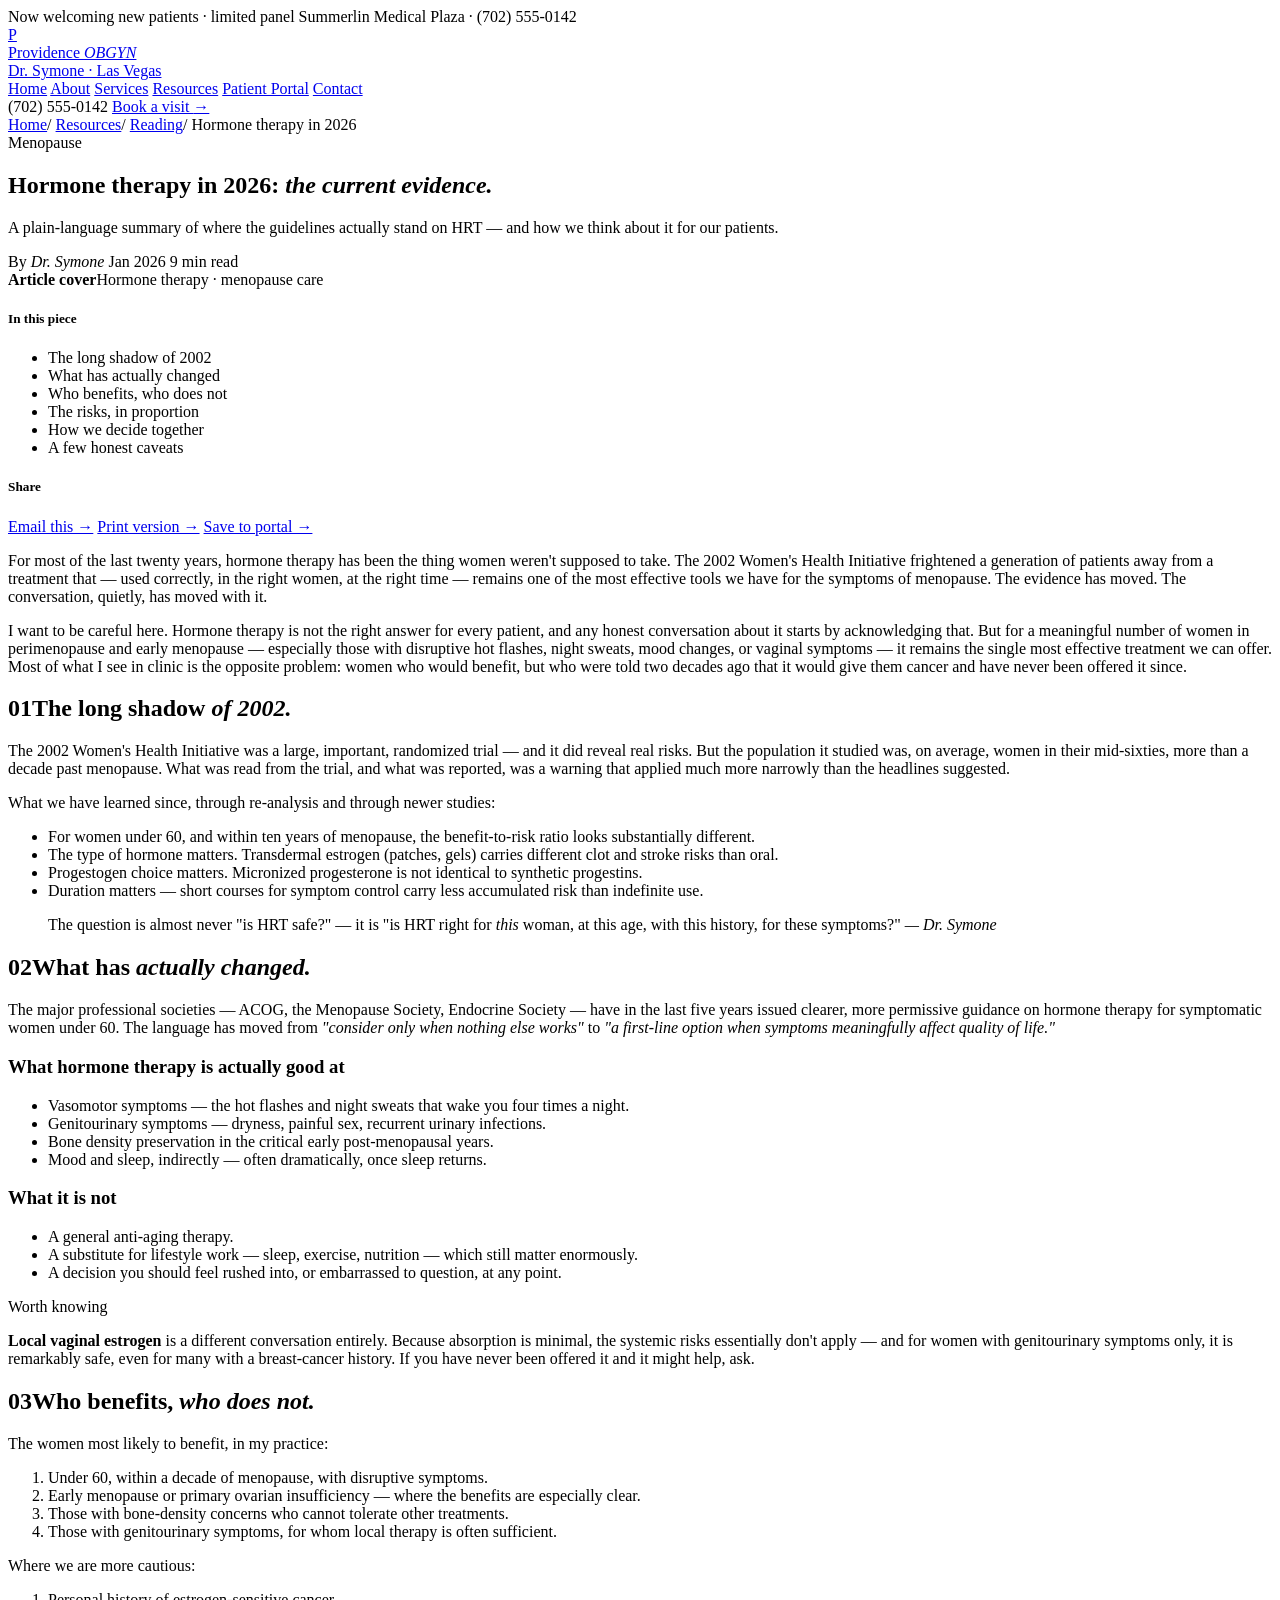
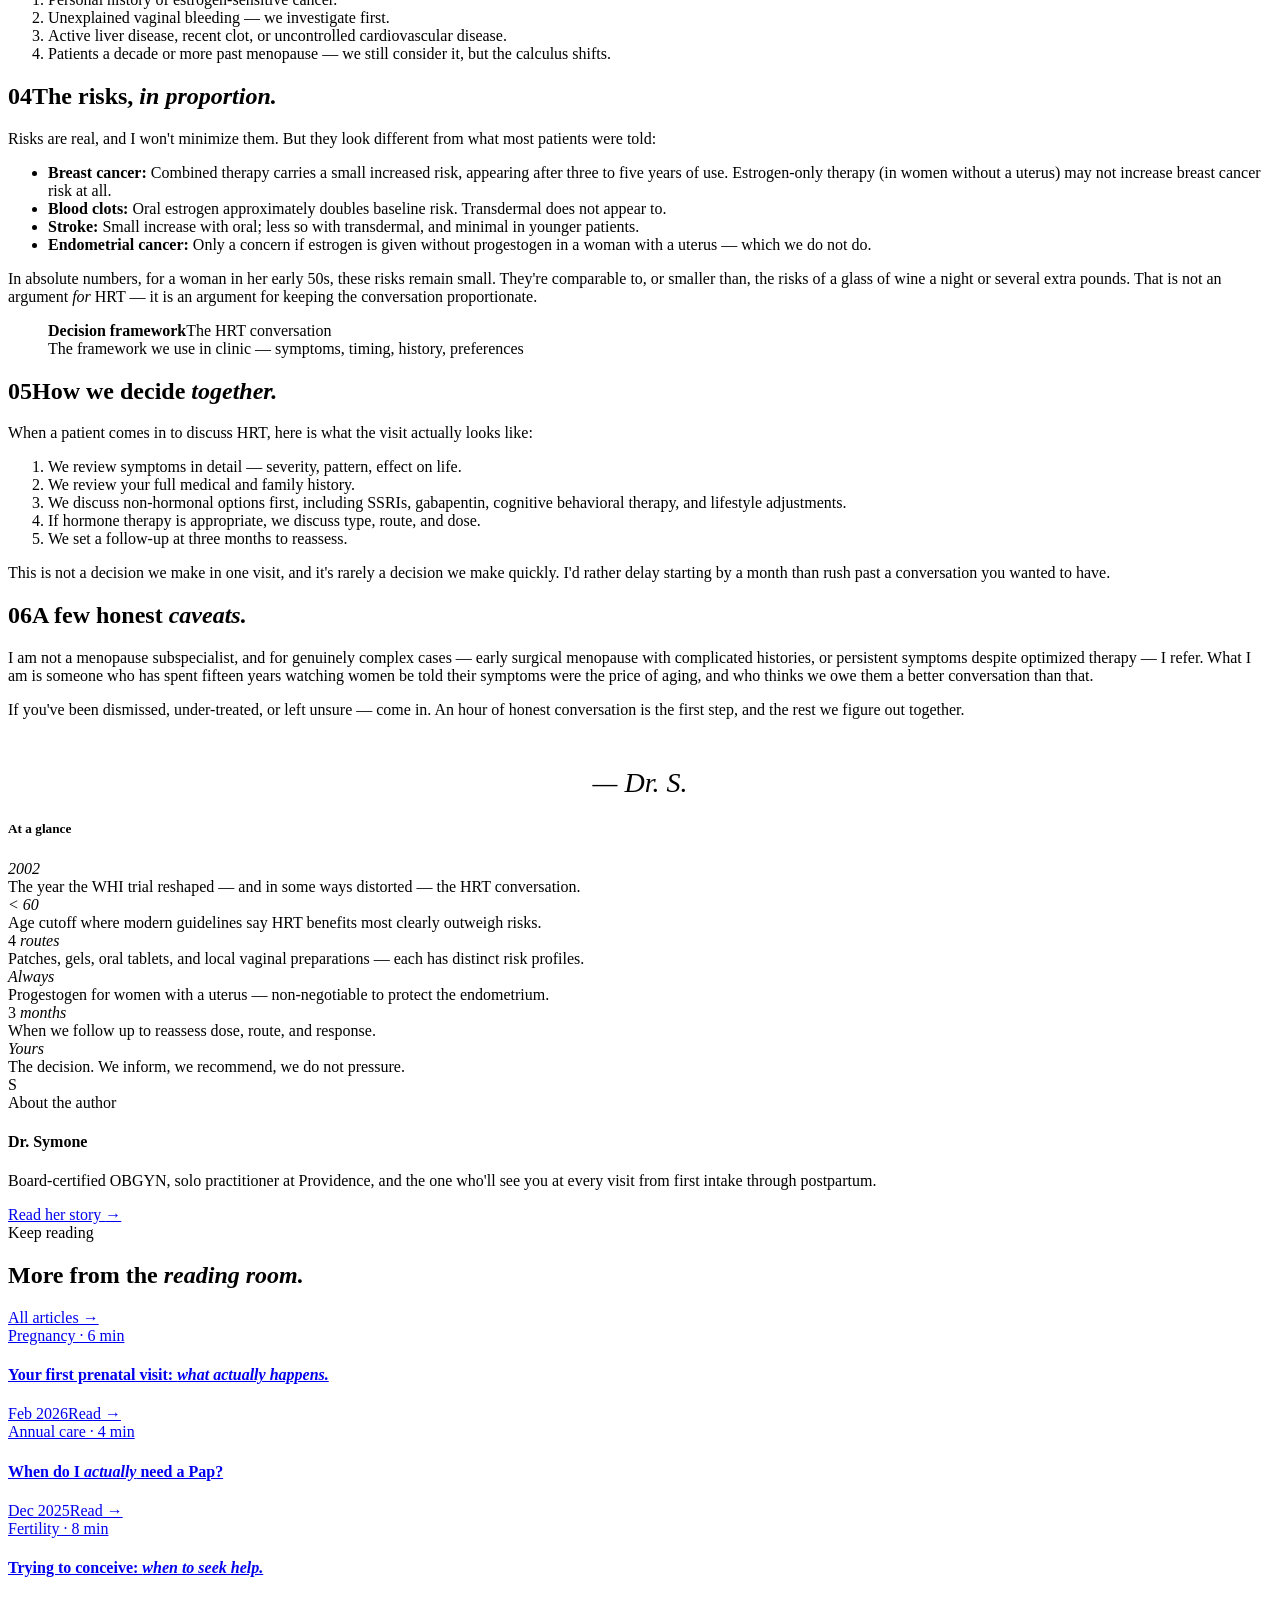
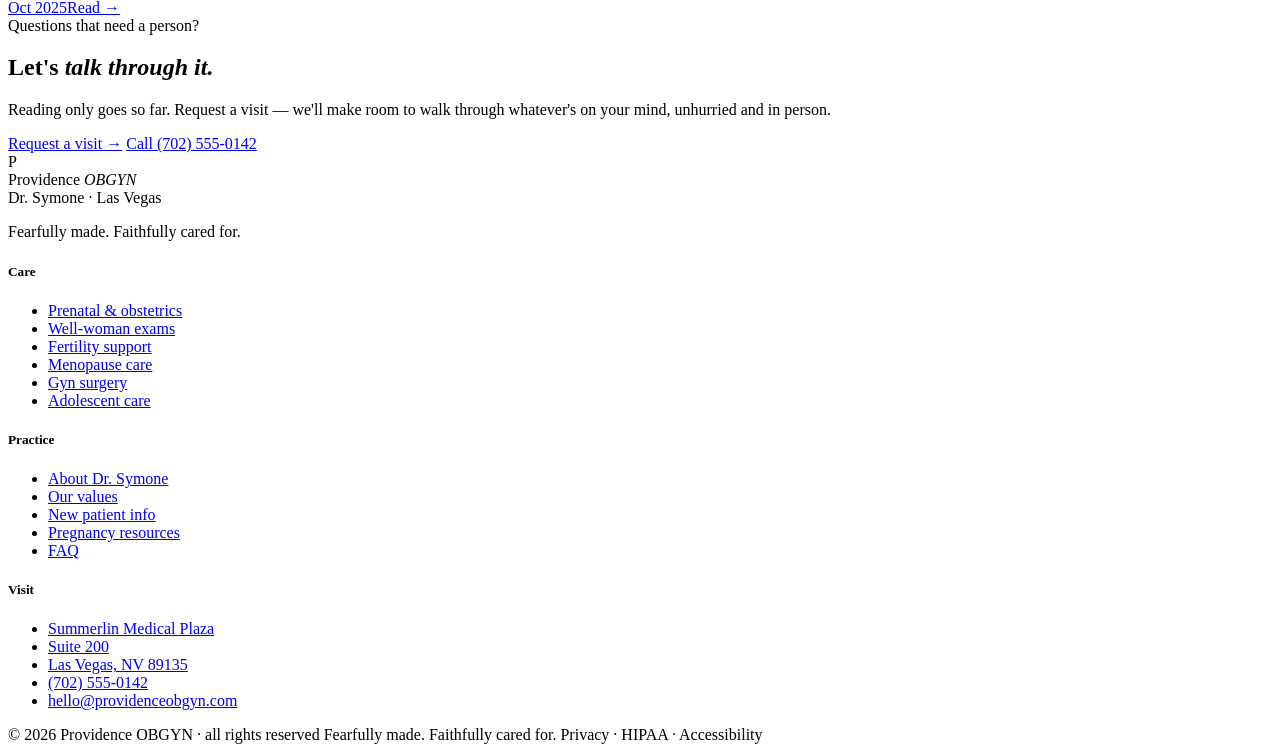
<file: when-do-i-need-a-pap.html>
<!doctype html>
<html lang="en">
<head>
<meta charset="utf-8" />
<title>Hormone therapy in 2026: the current evidence — Providence OBGYN</title>
<meta name="viewport" content="width=device-width, initial-scale=1" />
<link rel="preconnect" href="https://fonts.googleapis.com">
<link rel="preconnect" href="https://fonts.gstatic.com" crossorigin>
<link href="https://fonts.googleapis.com/css2?family=Cormorant+Garamond:ital,wght@0,400;0,500;0,600;1,400;1,500&family=Fraunces:ital,opsz,wght@0,9..144,400;0,9..144,500;0,9..144,600;1,9..144,400;1,9..144,500&family=Inter:wght@300;400;500;600&family=JetBrains+Mono:wght@400;500&display=swap" rel="stylesheet">
<link rel="stylesheet" href="../shared.css?v=2" />
</head>
<body>

<div class="announce">
  <span><span class="dot"></span>Now welcoming new patients · limited panel</span>
  <span class="right">Summerlin Medical Plaza · (702) 555-0142</span>
</div>

<header class="nav">
  <a href="../index.html" class="logo">
    <div class="logo-mark">P</div>
    <div class="logo-text">
      <div class="name">Providence <em>OBGYN</em></div>
      <div class="sub">Dr. Symone · Las Vegas</div>
    </div>
  </a>
  <nav class="links">
    <a href="../index.html">Home</a>
    <a href="../about.html">About</a>
    <a href="../services.html">Services</a>
    <a href="../resources.html" class="active">Resources</a>
    <a href="../portal.html">Patient Portal</a>
    <a href="../contact.html">Contact</a>
  </nav>
  <div class="nav-right">
    <span class="nav-phone">(702) 555-0142</span>
    <a href="../book.html" class="btn primary">Book a visit <span class="arrow">→</span></a>
  </div>
</header>

<section class="art-hero">
  <div class="crumbs">
    <a href="../index.html">Home</a><span class="sep">/</span>
    <a href="../resources.html">Resources</a><span class="sep">/</span>
    <a href="../resources.html#articles">Reading</a><span class="sep">/</span>
    Hormone therapy in 2026
  </div>
  <span class="cat">Menopause</span>
  <h1>Hormone therapy in 2026: <em>the current evidence.</em></h1>
  <p class="dek">A plain-language summary of where the guidelines actually stand on HRT — and how we think about it for our patients.</p>
  <div class="meta">
    <span class="byline">By <em>Dr. Symone</em></span>
    <span class="rule"></span>
    <span>Jan 2026</span>
    <span class="rule"></span>
    <span>9 min read</span>
  </div>
</section>

<div class="art-cover img-frame">
  <div class="placeholder">
    <div class="tag"><strong>Article cover</strong>Hormone therapy · menopause care</div>
  </div>
</div>

<div class="art-body">
  <aside class="side-left">
    <h5>In this piece</h5>
    <ul>
      <li class="active">The long shadow of 2002</li>
      <li>What has actually changed</li>
      <li>Who benefits, who does not</li>
      <li>The risks, in proportion</li>
      <li>How we decide together</li>
      <li>A few honest caveats</li>
    </ul>
    <h5>Share</h5>
    <div class="share">
      <a href="#">Email this →</a>
      <a href="#">Print version →</a>
      <a href="#">Save to portal →</a>
    </div>
  </aside>

  <article class="art-prose">
    <p>For most of the last twenty years, hormone therapy has been the thing women weren't supposed to take. The 2002 Women's Health Initiative frightened a generation of patients away from a treatment that — used correctly, in the right women, at the right time — remains one of the most effective tools we have for the symptoms of menopause. The evidence has moved. The conversation, quietly, has moved with it.</p>

    <p>I want to be careful here. Hormone therapy is not the right answer for every patient, and any honest conversation about it starts by acknowledging that. But for a meaningful number of women in perimenopause and early menopause — especially those with disruptive hot flashes, night sweats, mood changes, or vaginal symptoms — it remains the single most effective treatment we can offer. Most of what I see in clinic is the opposite problem: women who would benefit, but who were told two decades ago that it would give them cancer and have never been offered it since.</p>

    <h2><span class="num">01</span>The long shadow <em>of 2002.</em></h2>
    <p>The 2002 Women's Health Initiative was a large, important, randomized trial — and it did reveal real risks. But the population it studied was, on average, women in their mid-sixties, more than a decade past menopause. What was read from the trial, and what was reported, was a warning that applied much more narrowly than the headlines suggested.</p>

    <p>What we have learned since, through re-analysis and through newer studies:</p>
    <ul>
      <li>For women under 60, and within ten years of menopause, the benefit-to-risk ratio looks substantially different.</li>
      <li>The type of hormone matters. Transdermal estrogen (patches, gels) carries different clot and stroke risks than oral.</li>
      <li>Progestogen choice matters. Micronized progesterone is not identical to synthetic progestins.</li>
      <li>Duration matters — short courses for symptom control carry less accumulated risk than indefinite use.</li>
    </ul>

    <blockquote>
      The question is almost never "is HRT safe?" — it is "is HRT right for <em>this</em> woman, at this age, with this history, for these symptoms?"
      <cite>— Dr. Symone</cite>
    </blockquote>

    <h2><span class="num">02</span>What has <em>actually changed.</em></h2>
    <p>The major professional societies — ACOG, the Menopause Society, Endocrine Society — have in the last five years issued clearer, more permissive guidance on hormone therapy for symptomatic women under 60. The language has moved from <em>"consider only when nothing else works"</em> to <em>"a first-line option when symptoms meaningfully affect quality of life."</em></p>

    <h3>What hormone therapy is actually good at</h3>
    <ul>
      <li>Vasomotor symptoms — the hot flashes and night sweats that wake you four times a night.</li>
      <li>Genitourinary symptoms — dryness, painful sex, recurrent urinary infections.</li>
      <li>Bone density preservation in the critical early post-menopausal years.</li>
      <li>Mood and sleep, indirectly — often dramatically, once sleep returns.</li>
    </ul>

    <h3>What it is not</h3>
    <ul>
      <li>A general anti-aging therapy.</li>
      <li>A substitute for lifestyle work — sleep, exercise, nutrition — which still matter enormously.</li>
      <li>A decision you should feel rushed into, or embarrassed to question, at any point.</li>
    </ul>

    <div class="callout">
      <span class="label">Worth knowing</span>
      <p><strong>Local vaginal estrogen</strong> is a different conversation entirely. Because absorption is minimal, the systemic risks essentially don't apply — and for women with genitourinary symptoms only, it is remarkably safe, even for many with a breast-cancer history. If you have never been offered it and it might help, ask.</p>
    </div>

    <h2><span class="num">03</span>Who benefits, <em>who does not.</em></h2>
    <p>The women most likely to benefit, in my practice:</p>
    <ol>
      <li>Under 60, within a decade of menopause, with disruptive symptoms.</li>
      <li>Early menopause or primary ovarian insufficiency — where the benefits are especially clear.</li>
      <li>Those with bone-density concerns who cannot tolerate other treatments.</li>
      <li>Those with genitourinary symptoms, for whom local therapy is often sufficient.</li>
    </ol>

    <p>Where we are more cautious:</p>
    <ol>
      <li>Personal history of estrogen-sensitive cancer.</li>
      <li>Unexplained vaginal bleeding — we investigate first.</li>
      <li>Active liver disease, recent clot, or uncontrolled cardiovascular disease.</li>
      <li>Patients a decade or more past menopause — we still consider it, but the calculus shifts.</li>
    </ol>

    <h2><span class="num">04</span>The risks, <em>in proportion.</em></h2>
    <p>Risks are real, and I won't minimize them. But they look different from what most patients were told:</p>

    <ul>
      <li><strong>Breast cancer:</strong> Combined therapy carries a small increased risk, appearing after three to five years of use. Estrogen-only therapy (in women without a uterus) may not increase breast cancer risk at all.</li>
      <li><strong>Blood clots:</strong> Oral estrogen approximately doubles baseline risk. Transdermal does not appear to.</li>
      <li><strong>Stroke:</strong> Small increase with oral; less so with transdermal, and minimal in younger patients.</li>
      <li><strong>Endometrial cancer:</strong> Only a concern if estrogen is given without progestogen in a woman with a uterus — which we do not do.</li>
    </ul>

    <p>In absolute numbers, for a woman in her early 50s, these risks remain small. They're comparable to, or smaller than, the risks of a glass of wine a night or several extra pounds. That is not an argument <em>for</em> HRT — it is an argument for keeping the conversation proportionate.</p>

    <figure>
      <div class="img-frame">
        <div class="placeholder">
          <div class="tag"><strong>Decision framework</strong>The HRT conversation</div>
        </div>
      </div>
      <figcaption>The framework we use in clinic — symptoms, timing, history, preferences</figcaption>
    </figure>

    <h2><span class="num">05</span>How we decide <em>together.</em></h2>
    <p>When a patient comes in to discuss HRT, here is what the visit actually looks like:</p>
    <ol>
      <li>We review symptoms in detail — severity, pattern, effect on life.</li>
      <li>We review your full medical and family history.</li>
      <li>We discuss non-hormonal options first, including SSRIs, gabapentin, cognitive behavioral therapy, and lifestyle adjustments.</li>
      <li>If hormone therapy is appropriate, we discuss type, route, and dose.</li>
      <li>We set a follow-up at three months to reassess.</li>
    </ol>

    <p>This is not a decision we make in one visit, and it's rarely a decision we make quickly. I'd rather delay starting by a month than rush past a conversation you wanted to have.</p>

    <h2><span class="num">06</span>A few honest <em>caveats.</em></h2>
    <p>I am not a menopause subspecialist, and for genuinely complex cases — early surgical menopause with complicated histories, or persistent symptoms despite optimized therapy — I refer. What I am is someone who has spent fifteen years watching women be told their symptoms were the price of aging, and who thinks we owe them a better conversation than that.</p>

    <p>If you've been dismissed, under-treated, or left unsure — come in. An hour of honest conversation is the first step, and the rest we figure out together.</p>

    <p style="text-align:center;font-style:italic;color:var(--wine);font-size:28px;margin:48px 0 0;">— Dr. S.</p>
    
  </article>

  <aside class="side-right">
    <h5>At a glance</h5>
    <div class="fact">
      <div class="big"><em>2002</em></div>
      <div class="small">The year the WHI trial reshaped — and in some ways distorted — the HRT conversation.</div>
    </div>
<div class="fact">
      <div class="big"><em>&lt; 60</em></div>
      <div class="small">Age cutoff where modern guidelines say HRT benefits most clearly outweigh risks.</div>
    </div>
<div class="fact">
      <div class="big">4 <em>routes</em></div>
      <div class="small">Patches, gels, oral tablets, and local vaginal preparations — each has distinct risk profiles.</div>
    </div>
<div class="fact">
      <div class="big"><em>Always</em></div>
      <div class="small">Progestogen for women with a uterus — non-negotiable to protect the endometrium.</div>
    </div>
<div class="fact">
      <div class="big">3 <em>months</em></div>
      <div class="small">When we follow up to reassess dose, route, and response.</div>
    </div>
<div class="fact">
      <div class="big"><em>Yours</em></div>
      <div class="small">The decision. We inform, we recommend, we do not pressure.</div>
    </div>
  </aside>
</div>

<div class="art-author">
  <div class="portrait">S</div>
  <div>
    <div class="meta-by">About the author</div>
    <h4>Dr. Symone</h4>
    <p>Board-certified OBGYN, solo practitioner at Providence, and the one who'll see you at every visit from first intake through postpartum.</p>
  </div>
  <a href="../about.html" class="btn">Read her story <span class="arrow">→</span></a>
</div>

<section class="related">
  <div class="head">
    <div>
      <span class="eyebrow">Keep reading</span>
      <h2>More from the <em>reading room.</em></h2>
    </div>
    <a href="../resources.html">All articles →</a>
  </div>
  <div class="r-grid">
    
    <a class="r-card" href="first-prenatal-visit.html">
      <span class="rcat">Pregnancy · 6 min</span>
      <h4>Your first prenatal visit: <em>what actually happens.</em></h4>
      <div class="rfoot"><span>Feb 2026</span><span class="rread">Read →</span></div>
    </a>

    <a class="r-card" href="when-do-i-need-a-pap.html">
      <span class="rcat">Annual care · 4 min</span>
      <h4>When do I <em>actually</em> need a Pap?</h4>
      <div class="rfoot"><span>Dec 2025</span><span class="rread">Read →</span></div>
    </a>

    <a class="r-card" href="trying-to-conceive.html">
      <span class="rcat">Fertility · 8 min</span>
      <h4>Trying to conceive: <em>when to seek help.</em></h4>
      <div class="rfoot"><span>Oct 2025</span><span class="rread">Read →</span></div>
    </a>
  </div>
</section>

<section class="final-cta">
  <span class="eyebrow">Questions that need a person?</span>
  <h2>Let's <em>talk through it.</em></h2>
  <p class="lede">Reading only goes so far. Request a visit — we'll make room to walk through whatever's on your mind, unhurried and in person.</p>
  <div class="ctas">
    <a href="../book.html" class="btn primary">Request a visit <span class="arrow">→</span></a>
    <a href="../contact.html" class="btn gold">Call (702) 555-0142</a>
  </div>
</section>

<footer>
  <div class="footer-grid">
    <div class="brand">
      <div class="logo">
        <div class="logo-mark">P</div>
        <div class="logo-text">
          <div class="name">Providence <em>OBGYN</em></div>
          <div class="sub">Dr. Symone · Las Vegas</div>
        </div>
      </div>
      <p>Fearfully made. Faithfully cared for.</p>
    </div>
    <div><h5>Care</h5><ul><li><a href="../services.html">Prenatal &amp; obstetrics</a></li><li><a href="../services.html">Well-woman exams</a></li><li><a href="../services.html">Fertility support</a></li><li><a href="../services.html">Menopause care</a></li><li><a href="../services.html">Gyn surgery</a></li><li><a href="../services.html">Adolescent care</a></li></ul></div>
    <div><h5>Practice</h5><ul><li><a href="../about.html">About Dr. Symone</a></li><li><a href="../about.html">Our values</a></li><li><a href="../book.html">New patient info</a></li><li><a href="../resources.html">Pregnancy resources</a></li><li><a href="../faq.html">FAQ</a></li></ul></div>
    <div><h5>Visit</h5><ul><li><a href="../contact.html">Summerlin Medical Plaza</a></li><li><a href="../contact.html">Suite 200</a></li><li><a href="../contact.html">Las Vegas, NV 89135</a></li><li><a href="../contact.html">(702) 555-0142</a></li><li><a href="../contact.html">hello@providenceobgyn.com</a></li></ul></div>
  </div>
  <div class="footer-bottom">
    <span>© 2026 Providence OBGYN · all rights reserved</span>
    <span class="tagline">Fearfully made. Faithfully cared for.</span>
    <span>Privacy · HIPAA · Accessibility</span>
  </div>
</footer>

</body>
</html>
</file>
<file: shared.css>
<!doctype html>
<html lang="en">
<head>
<meta charset="utf-8" />
<meta name="viewport" content="width=device-width, initial-scale=1" />
<title>Services — Providence OBGYN</title>
<link rel="preconnect" href="https://fonts.googleapis.com">
<link rel="preconnect" href="https://fonts.gstatic.com" crossorigin>
<link href="https://fonts.googleapis.com/css2?family=Fraunces:ital,opsz,wght@0,9..144,400;0,9..144,500;1,9..144,400;1,9..144,500&family=Cormorant+Garamond:ital,wght@0,400;0,500;1,400;1,500&family=Inter:wght@300;400;500;600&family=JetBrains+Mono:wght@400;500&display=swap" rel="stylesheet">
<link rel="stylesheet" href="shared.css?v=2">
<style>
  /* Index bar */
  .svc-index { background: var(--paper-2); border-bottom: 1px solid var(--rule); padding: 24px 64px; position: sticky; top: 92px; z-index: 40; }
  .svc-index-inner { max-width: 1200px; margin: 0 auto; display: flex; gap: 24px; flex-wrap: wrap; align-items: center; }
  .svc-index .lbl { font-family: 'JetBrains Mono', monospace; font-size: 10px; letter-spacing: 0.22em; color: var(--ink-light); text-transform: uppercase; }
  .svc-index a { font-family: 'Fraunces', serif; font-style: italic; font-size: 16px; color: var(--ink-soft); border-bottom: 1px solid transparent; padding-bottom: 2px; transition: all .15s; }
  .svc-index a:hover { color: var(--wine); border-color: var(--wine); }

  /* Each service block */
  section.svc { padding: 110px 64px; border-bottom: 1px solid var(--rule); }
  section.svc.alt { background: var(--paper-2); }
  .svc-inner { max-width: 1200px; margin: 0 auto; display: grid; grid-template-columns: 1fr 1.1fr; gap: 72px; align-items: center; }
  .svc-inner.reverse { grid-template-columns: 1.1fr 1fr; }
  .svc-inner.reverse .svc-img { order: -1; }
  .svc-text .num { font-family: 'Cormorant Garamond', serif; font-style: italic; font-size: 80px; color: var(--gold); line-height: 0.8; opacity: 0.55; display: block; margin-bottom: 8px; }
  .svc-text h2 { font-family: 'Fraunces', serif; font-weight: 400; font-size: clamp(44px, 4.8vw, 64px); line-height: 1.02; letter-spacing: -0.022em; margin: 8px 0 22px; }
  .svc-text h2 em { font-style: italic; color: var(--wine); }
  .svc-text .lede { font-family: 'Cormorant Garamond', serif; font-size: 22px; line-height: 1.5; color: var(--ink-soft); margin: 0 0 28px; max-width: 520px; }
  .svc-list { list-style: none; padding: 0; margin: 0 0 28px; display: grid; gap: 0; max-width: 500px; }
  .svc-list li { padding: 14px 0; border-bottom: 1px solid var(--rule); display: grid; grid-template-columns: 22px 1fr; gap: 14px; align-items: baseline; font-size: 15px; color: var(--ink); }
  .svc-list li:first-child { border-top: 1px solid var(--rule); }
  .svc-list li::before { content: ""; display: inline-block; width: 8px; height: 8px; border: 1px solid var(--wine); border-radius: 50%; background: var(--wine); transform: translateY(4px); }
  .svc-list li .desc { color: var(--ink-light); font-family: 'Cormorant Garamond', serif; font-style: italic; font-size: 16px; display: block; margin-top: 2px; }
  .svc-ctas { display: flex; gap: 10px; }

  .svc-img { position: relative; }
  .svc-img .img-frame { aspect-ratio: 4/5; position: relative; }
  .svc-img .chip {
    position: absolute; z-index: 3; background: var(--paper); border: 1px solid var(--rule-2);
    padding: 16px 20px; font-family: 'JetBrains Mono', monospace; font-size: 10px; letter-spacing: 0.2em;
    color: var(--ink-soft); text-transform: uppercase; box-shadow: 0 8px 20px -8px rgba(0,0,0,0.12);
  }
  .svc-img .chip strong { display: block; font-family: 'Fraunces', serif; font-style: italic; font-size: 18px; color: var(--wine); text-transform: none; letter-spacing: -0.01em; font-weight: 400; margin-top: 4px; }
  .chip.tl { top: 24px; left: -24px; }
  .chip.br { bottom: 32px; right: -24px; }

  /* Visit length comparison */
  section.compare { padding: 120px 64px; border-bottom: 1px solid var(--rule); }
  .compare-inner { max-width: 1100px; margin: 0 auto; }
  .compare-grid { display: grid; grid-template-columns: 1fr 1fr; gap: 0; border: 1px solid var(--ink); margin-top: 48px; }
  .compare-col { padding: 40px 40px 44px; }
  .compare-col.them { background: var(--paper); border-right: 1px solid var(--ink); }
  .compare-col.us { background: var(--wine-deep); color: var(--paper); }
  .compare-col .lbl { font-family: 'JetBrains Mono', monospace; font-size: 10px; letter-spacing: 0.22em; text-transform: uppercase; }
  .compare-col.them .lbl { color: var(--ink-light); }
  .compare-col.us .lbl { color: #c2a25a; }
  .compare-col h3 { font-family: 'Fraunces', serif; font-weight: 400; font-size: 36px; margin: 14px 0 24px; letter-spacing: -0.015em; }
  .compare-col.us h3 em { font-style: italic; color: #c2a25a; }
  .compare-col ul { list-style: none; padding: 0; margin: 0; }
  .compare-col li { padding: 12px 0; border-bottom: 1px solid var(--rule); font-size: 15px; display: grid; grid-template-columns: 20px 1fr; gap: 12px; align-items: baseline; }
  .compare-col.us li { border-color: rgba(244,239,230,0.15); color: rgba(244,239,230,0.9); }
  .compare-col.them li::before { content: "×"; color: #a88; font-size: 18px; line-height: 1; }
  .compare-col.us li::before { content: "✓"; color: #c2a25a; font-size: 14px; line-height: 1; }

  /* Insurance */
  section.insurance { padding: 100px 64px; background: var(--paper-2); border-bottom: 1px solid var(--rule); }
  .ins-inner { max-width: 1100px; margin: 0 auto; display: grid; grid-template-columns: 1fr 1.4fr; gap: 72px; align-items: start; }
  .ins-inner h2 { font-family: 'Fraunces', serif; font-weight: 400; font-size: clamp(36px, 4vw, 52px); line-height: 1.05; letter-spacing: -0.02em; margin: 16px 0 0; }
  .ins-inner h2 em { font-style: italic; color: var(--wine); }
  .ins-grid { display: grid; grid-template-columns: repeat(2, 1fr); gap: 0; border-top: 1px solid var(--rule-2); border-left: 1px solid var(--rule-2); }
  .ins-item { padding: 20px 22px; border-right: 1px solid var(--rule-2); border-bottom: 1px solid var(--rule-2); background: var(--paper); display: flex; flex-direction: column; gap: 4px; }
  .ins-item .n { font-family: 'Fraunces', serif; font-size: 18px; letter-spacing: -0.01em; }
  .ins-item .note { font-family: 'JetBrains Mono', monospace; font-size: 9px; letter-spacing: 0.18em; color: var(--ink-light); text-transform: uppercase; }

  @media (max-width: 1100px) {
    .svc-index { top: 0; position: relative; }
    .svc-inner, .svc-inner.reverse { grid-template-columns: 1fr; gap: 40px; }
    .svc-inner.reverse .svc-img { order: 0; }
    .chip.tl { left: 0; top: 16px; }
    .chip.br { right: 0; bottom: 16px; }
    .compare-grid, .ins-inner, .ins-grid { grid-template-columns: 1fr; }
  }
  @media (max-width: 620px) {
    .svc-index, section.svc, section.compare, section.insurance { padding-left: 24px; padding-right: 24px; }
  }
</style>
</head>
<body>

<div class="announce">
  <span><span class="dot"></span>Now welcoming new patients · limited panel</span>
  <span class="right">Summerlin Medical Plaza · (702) 555-0142</span>
</div>
<header class="nav">
  <a href="index.html" class="logo">
    <div class="logo-mark">P</div>
    <div class="logo-text">
      <div class="name">Providence <em>OBGYN</em></div>
      <div class="sub">Dr. Symone · Las Vegas</div>
    </div>
  </a>
  <nav class="links">
    <a href="index.html">Home</a>
    <a href="about.html">About</a>
    <a href="services.html" class="active">Services</a>
    <a href="resources.html">Resources</a>
    <a href="portal.html">Patient Portal</a>
    <a href="contact.html">Contact</a>
  </nav>
  <div class="nav-right">
    <span class="nav-phone">(702) 555-0142</span>
    <a href="book.html" class="btn primary">Book a visit <span class="arrow">→</span></a>
  </div>
</header>

<section class="page-hero">
  <div class="inner">
    <div>
      <div class="crumbs"><a href="index.html">Home</a><span class="sep">/</span>Services</div>
      <span class="eyebrow" style="margin-top:12px">Every season, every concern</span>
      <h1>Full-spectrum OBGYN, <em>one doctor.</em></h1>
    </div>
    <p class="lede">From a teen's first visit through pregnancy, perimenopause, and beyond — the full arc of OBGYN care, kept intentionally within one intimate practice.</p>
  </div>
</section>

<div class="svc-index">
  <div class="svc-index-inner">
    <span class="lbl">Jump to —</span>
    <a href="#obstetrics">Obstetrics</a>
    <a href="#annual">Annual exams</a>
    <a href="#fertility">Fertility</a>
    <a href="#menopause">Menopause</a>
    <a href="#surgery">Gyn surgery</a>
    <a href="#teens">Adolescent</a>
  </div>
</div>

<!-- 01 Obstetrics -->
<section class="svc" id="obstetrics">
  <div class="svc-inner">
    <div class="svc-text">
      <span class="eyebrow">01 · Obstetrics</span>
      <span class="num">i.</span>
      <h2>Prenatal &amp; <em>delivery.</em></h2>
      <p class="lede">Your whole pregnancy, with one doctor — from the first positive test through the six-week postpartum visit. Delivery at Summerlin Hospital, nights and weekends included.</p>
      <ul class="svc-list">
        <li><div><strong>Preconception counseling</strong><span class="desc">Before you're pregnant — genetic, medical, and lifestyle review.</span></div></li>
        <li><div><strong>Prenatal visits</strong><span class="desc">In-office ultrasound, unhurried every time, 20–45 minutes each.</span></div></li>
        <li><div><strong>High-risk co-management</strong><span class="desc">MFM collaboration when needed — we stay in the loop.</span></div></li>
        <li><div><strong>Delivery &amp; postpartum</strong><span class="desc">Summerlin Hospital · continuous care through 6-week visit.</span></div></li>
        <li><div><strong>Lactation support</strong><span class="desc">In-office IBCLC available the week after delivery.</span></div></li>
      </ul>
      <div class="svc-ctas">
        <a href="book.html" class="btn primary">Schedule your first visit <span class="arrow">→</span></a>
        <a href="resources.html" class="btn">Pregnancy guide</a>
      </div>
    </div>
    <div class="svc-img">
      <div class="img-frame"><div class="placeholder"><div class="tag"><strong>Prenatal visit</strong>Ultrasound screen · warm hands<br>linen gown · daylight</div></div></div>
      <div class="chip tl">Per-visit time<strong>30–45 min</strong></div>
      <div class="chip br">Delivery at<strong>Summerlin Hospital</strong></div>
    </div>
  </div>
</section>

<!-- 02 Annual -->
<section class="svc alt" id="annual">
  <div class="svc-inner reverse">
    <div class="svc-text">
      <span class="eyebrow">02 · Annual care</span>
      <span class="num">ii.</span>
      <h2>Well-woman <em>exams.</em></h2>
      <p class="lede">The quiet yearly visit that does the most work over a lifetime — screening, conversation, prevention — built around the time it actually takes to be thorough.</p>
      <ul class="svc-list">
        <li><div><strong>Annual physical &amp; Pap</strong><span class="desc">Per current ACOG guidelines, with clear reasoning on cadence.</span></div></li>
        <li><div><strong>Breast exam &amp; imaging referral</strong><span class="desc">Clinical breast exam + coordinated mammography when indicated.</span></div></li>
        <li><div><strong>STI &amp; HPV screening</strong><span class="desc">Private, judgment-free, same-visit or scheduled separately.</span></div></li>
        <li><div><strong>Contraceptive counseling</strong><span class="desc">Every modern option walked through — including IUDs placed in-office.</span></div></li>
        <li><div><strong>Preventive labs</strong><span class="desc">Cholesterol, thyroid, vitamin D, iron — reviewed together.</span></div></li>
      </ul>
      <div class="svc-ctas">
        <a href="book.html" class="btn primary">Book your annual <span class="arrow">→</span></a>
      </div>
    </div>
    <div class="svc-img">
      <div class="img-frame"><div class="placeholder"><div class="tag"><strong>Exam room · annual</strong>Warmed linens · low light<br>seated conversation first</div></div></div>
      <div class="chip tl">Average visit<strong>45 minutes</strong></div>
    </div>
  </div>
</section>

<!-- 03 Fertility -->
<section class="svc" id="fertility">
  <div class="svc-inner">
    <div class="svc-text">
      <span class="eyebrow">03 · Fertility support</span>
      <span class="num">iii.</span>
      <h2>Fertility <em>support.</em></h2>
      <p class="lede">The steady hand in the waiting. Basic workups and cycle guidance within our practice — with clear referrals to a trusted reproductive endocrinologist when it's time.</p>
      <ul class="svc-list">
        <li><div><strong>Preconception workup</strong><span class="desc">Hormone panels, semen analysis coordination, anatomy review.</span></div></li>
        <li><div><strong>Cycle tracking &amp; timing</strong><span class="desc">Ovulation support, luteal phase review, natural methods.</span></div></li>
        <li><div><strong>Early pregnancy loss care</strong><span class="desc">Compassionate medical management, testing, and follow-up.</span></div></li>
        <li><div><strong>REI referrals</strong><span class="desc">Partnered with a trusted Las Vegas reproductive endocrinology practice.</span></div></li>
      </ul>
      <div class="svc-ctas">
        <a href="book.html" class="btn primary">Request a consult <span class="arrow">→</span></a>
        <a href="faq.html" class="btn">Common questions</a>
      </div>
    </div>
    <div class="svc-img">
      <div class="img-frame"><div class="placeholder"><div class="tag"><strong>Consult room</strong>Botanical art · linen chairs<br>results on paper, reviewed together</div></div></div>
      <div class="chip br">Consult length<strong>60 minutes</strong></div>
    </div>
  </div>
</section>

<!-- 04 Menopause -->
<section class="svc alt" id="menopause">
  <div class="svc-inner reverse">
    <div class="svc-text">
      <span class="eyebrow">04 · Menopause care</span>
      <span class="num">iv.</span>
      <h2>Perimenopause &amp; <em>menopause.</em></h2>
      <p class="lede">Evidence-based hormone counseling for a season the medical system too often rushes. Sleep, mood, bone, libido — all of it taken seriously.</p>
      <ul class="svc-list">
        <li><div><strong>Perimenopause consultation</strong><span class="desc">60-minute visit — symptom mapping, labs, a written plan.</span></div></li>
        <li><div><strong>Hormone therapy (HRT)</strong><span class="desc">Current NAMS-aligned recommendations; compounded options when appropriate.</span></div></li>
        <li><div><strong>Bone &amp; cardiovascular screening</strong><span class="desc">DEXA coordination, lipid review, preventive framework.</span></div></li>
        <li><div><strong>Sleep &amp; mood support</strong><span class="desc">Integrated — not a separate problem to be referred out.</span></div></li>
        <li><div><strong>Intimacy &amp; pelvic health</strong><span class="desc">Vaginal estrogen, pelvic floor referrals, candid conversation.</span></div></li>
      </ul>
      <div class="svc-ctas">
        <a href="book.html" class="btn primary">Book a consultation <span class="arrow">→</span></a>
      </div>
    </div>
    <div class="svc-img">
      <div class="img-frame"><div class="placeholder"><div class="tag"><strong>Portrait · midlife</strong>Editorial · woman at window<br>warm neutral palette</div></div></div>
      <div class="chip tl">First consult<strong>60 minutes</strong></div>
      <div class="chip br">Written plan<strong>Always included</strong></div>
    </div>
  </div>
</section>

<!-- 05 Surgery -->
<section class="svc" id="surgery">
  <div class="svc-inner">
    <div class="svc-text">
      <span class="eyebrow">05 · Surgical care</span>
      <span class="num">v.</span>
      <h2>Minimally-invasive <em>gyn surgery.</em></h2>
      <p class="lede">When surgery is the right answer, Dr. Symone performs procedures at partnered Las Vegas hospitals — with pre-op planning done in our office, unhurried.</p>
      <ul class="svc-list">
        <li><div><strong>Laparoscopic procedures</strong><span class="desc">Cyst removal, endometriosis, tubal ligation, fibroid management.</span></div></li>
        <li><div><strong>Hysteroscopy</strong><span class="desc">Diagnostic and therapeutic — polyp and fibroid removal.</span></div></li>
        <li><div><strong>Hysterectomy</strong><span class="desc">Laparoscopic and vaginal approaches; shared decision-making.</span></div></li>
        <li><div><strong>Endometrial ablation</strong><span class="desc">Outpatient option for heavy menstrual bleeding.</span></div></li>
        <li><div><strong>In-office procedures</strong><span class="desc">IUDs, colposcopy, endometrial biopsy — with warm rooms.</span></div></li>
      </ul>
      <div class="svc-ctas">
        <a href="book.html" class="btn primary">Request a surgical consult <span class="arrow">→</span></a>
      </div>
    </div>
    <div class="svc-img">
      <div class="img-frame"><div class="placeholder"><div class="tag"><strong>Surgical pre-op</strong>Consult room · paper diagrams<br>two chairs · patient-led pace</div></div></div>
      <div class="chip br">Partner hospital<strong>Summerlin Hospital</strong></div>
    </div>
  </div>
</section>

<!-- 06 Teens -->
<section class="svc alt" id="teens">
  <div class="svc-inner reverse">
    <div class="svc-text">
      <span class="eyebrow">06 · Adolescent</span>
      <span class="num">vi.</span>
      <h2>A gentle <em>first visit.</em></h2>
      <p class="lede">For teens, a first gynecology visit sets a lifetime of trust. We build ours around conversation — no exam required unless medically necessary, parents welcomed where helpful, privacy always.</p>
      <ul class="svc-list">
        <li><div><strong>Conversation-first visits</strong><span class="desc">Most first visits involve no physical exam — just listening.</span></div></li>
        <li><div><strong>Period &amp; PMS guidance</strong><span class="desc">Cycles explained, options reviewed, reassurance given.</span></div></li>
        <li><div><strong>HPV vaccination</strong><span class="desc">Full series with a parent-included care plan.</span></div></li>
        <li><div><strong>Acne, PCOS, hormones</strong><span class="desc">When to worry, when to wait, and what to try first.</span></div></li>
      </ul>
      <div class="svc-ctas">
        <a href="book.html" class="btn primary">Schedule a teen visit <span class="arrow">→</span></a>
        <a href="resources.html" class="btn">Parents' guide</a>
      </div>
    </div>
    <div class="svc-img">
      <div class="img-frame"><div class="placeholder"><div class="tag"><strong>Teen consult</strong>Quiet room · teen &amp; parent<br>conversation · no exam table</div></div></div>
      <div class="chip tl">Age range<strong>12–18</strong></div>
    </div>
  </div>
</section>

<!-- Comparison -->
<section class="compare">
  <div class="compare-inner">
    <div class="section-head">
      <div>
        <span class="eyebrow">Why a solo practice</span>
        <h2>A different <em>rhythm</em> of care.</h2>
      </div>
      <p class="aside">Most OBGYN offices run on 9-minute visits and rotating panels. We do not — and the difference is the whole point.</p>
    </div>
    <div class="compare-grid">
      <div class="compare-col them">
        <span class="lbl">Typical large practice</span>
        <h3>The usual way</h3>
        <ul>
          <li>9–12 minute appointments</li>
          <li>4–6 providers in rotation</li>
          <li>New face at every prenatal visit</li>
          <li>Messages answered by a pool</li>
          <li>Hurried conversation, rushed exams</li>
          <li>Your story restarts each visit</li>
        </ul>
      </div>
      <div class="compare-col us">
        <span class="lbl">Providence OBGYN</span>
        <h3>The Providence <em>way</em></h3>
        <ul>
          <li>30–60 minute appointments</li>
          <li>One doctor — Dr. Symone</li>
          <li>Same face through every pregnancy</li>
          <li>Messages read &amp; answered by Dr. Symone</li>
          <li>Unhurried, seated, gowned-in-warm-linen</li>
          <li>Your story remembered, start to finish</li>
        </ul>
      </div>
    </div>
  </div>
</section>

<!-- Insurance -->
<section class="insurance">
  <div class="ins-inner">
    <div>
      <span class="eyebrow">Insurance &amp; payment</span>
      <h2>Most <em>accepted.</em></h2>
      <p style="font-family:'Cormorant Garamond',serif;font-size:20px;color:var(--ink-soft);line-height:1.5;margin-top:18px;max-width:380px;">We accept most major PPO plans and will happily verify your specific coverage before your first visit. Self-pay options available.</p>
      <a href="contact.html" class="btn" style="margin-top:24px">Verify my plan <span class="arrow">→</span></a>
    </div>
    <div class="ins-grid">
      <div class="ins-item"><span class="n">Blue Cross Blue Shield</span><span class="note">PPO · In-network</span></div>
      <div class="ins-item"><span class="n">Aetna</span><span class="note">PPO · In-network</span></div>
      <div class="ins-item"><span class="n">Cigna</span><span class="note">PPO · In-network</span></div>
      <div class="ins-item"><span class="n">United Healthcare</span><span class="note">Select plans</span></div>
      <div class="ins-item"><span class="n">Anthem</span><span class="note">PPO · In-network</span></div>
      <div class="ins-item"><span class="n">Tricare</span><span class="note">Standard · In-network</span></div>
      <div class="ins-item"><span class="n">Sierra Health Options</span><span class="note">In-network</span></div>
      <div class="ins-item"><span class="n">Self-pay</span><span class="note">Transparent pricing</span></div>
    </div>
  </div>
</section>

<section class="final-cta">
  <span class="eyebrow">Ready when you are</span>
  <h2>Book the visit that <em>fits you.</em></h2>
  <p class="lede">Every new patient begins with a 60-minute first visit — no rush, no partial exam, no stranger at the door.</p>
  <div class="ctas">
    <a href="book.html" class="btn primary">Request a visit <span class="arrow">→</span></a>
    <a href="contact.html" class="btn gold">Call (702) 555-0142</a>
  </div>
</section>

<footer>
  <div class="footer-grid">
    <div class="brand">
      <div class="logo">
        <div class="logo-mark">P</div>
        <div class="logo-text">
          <div class="name">Providence <em>OBGYN</em></div>
          <div class="sub">Dr. Symone · Las Vegas</div>
        </div>
      </div>
      <p>Fearfully made. Faithfully cared for.</p>
    </div>
    <div><h5>Care</h5><ul><li><a href="services.html">Prenatal &amp; obstetrics</a></li><li><a href="services.html">Well-woman exams</a></li><li><a href="services.html">Fertility support</a></li><li><a href="services.html">Menopause care</a></li><li><a href="services.html">Gyn surgery</a></li><li><a href="services.html">Adolescent care</a></li></ul></div>
    <div><h5>Practice</h5><ul><li><a href="about.html">About Dr. Symone</a></li><li><a href="about.html">Our values</a></li><li><a href="book.html">New patient info</a></li><li><a href="resources.html">Pregnancy resources</a></li><li><a href="faq.html">FAQ</a></li></ul></div>
    <div><h5>Visit</h5><ul><li><a href="contact.html">Summerlin Medical Plaza</a></li><li><a href="contact.html">Suite 200</a></li><li><a href="contact.html">Las Vegas, NV 89135</a></li><li><a href="contact.html">(702) 555-0142</a></li><li><a href="contact.html">hello@providenceobgyn.com</a></li></ul></div>
  </div>
  <div class="footer-bottom">
    <span>© 2026 Providence OBGYN · Solo practice</span>
    <span class="tagline">Every woman, every season.</span>
    <span>Privacy · Accessibility · Patient rights</span>
  </div>
</footer>
</body>
</html>
</file>
